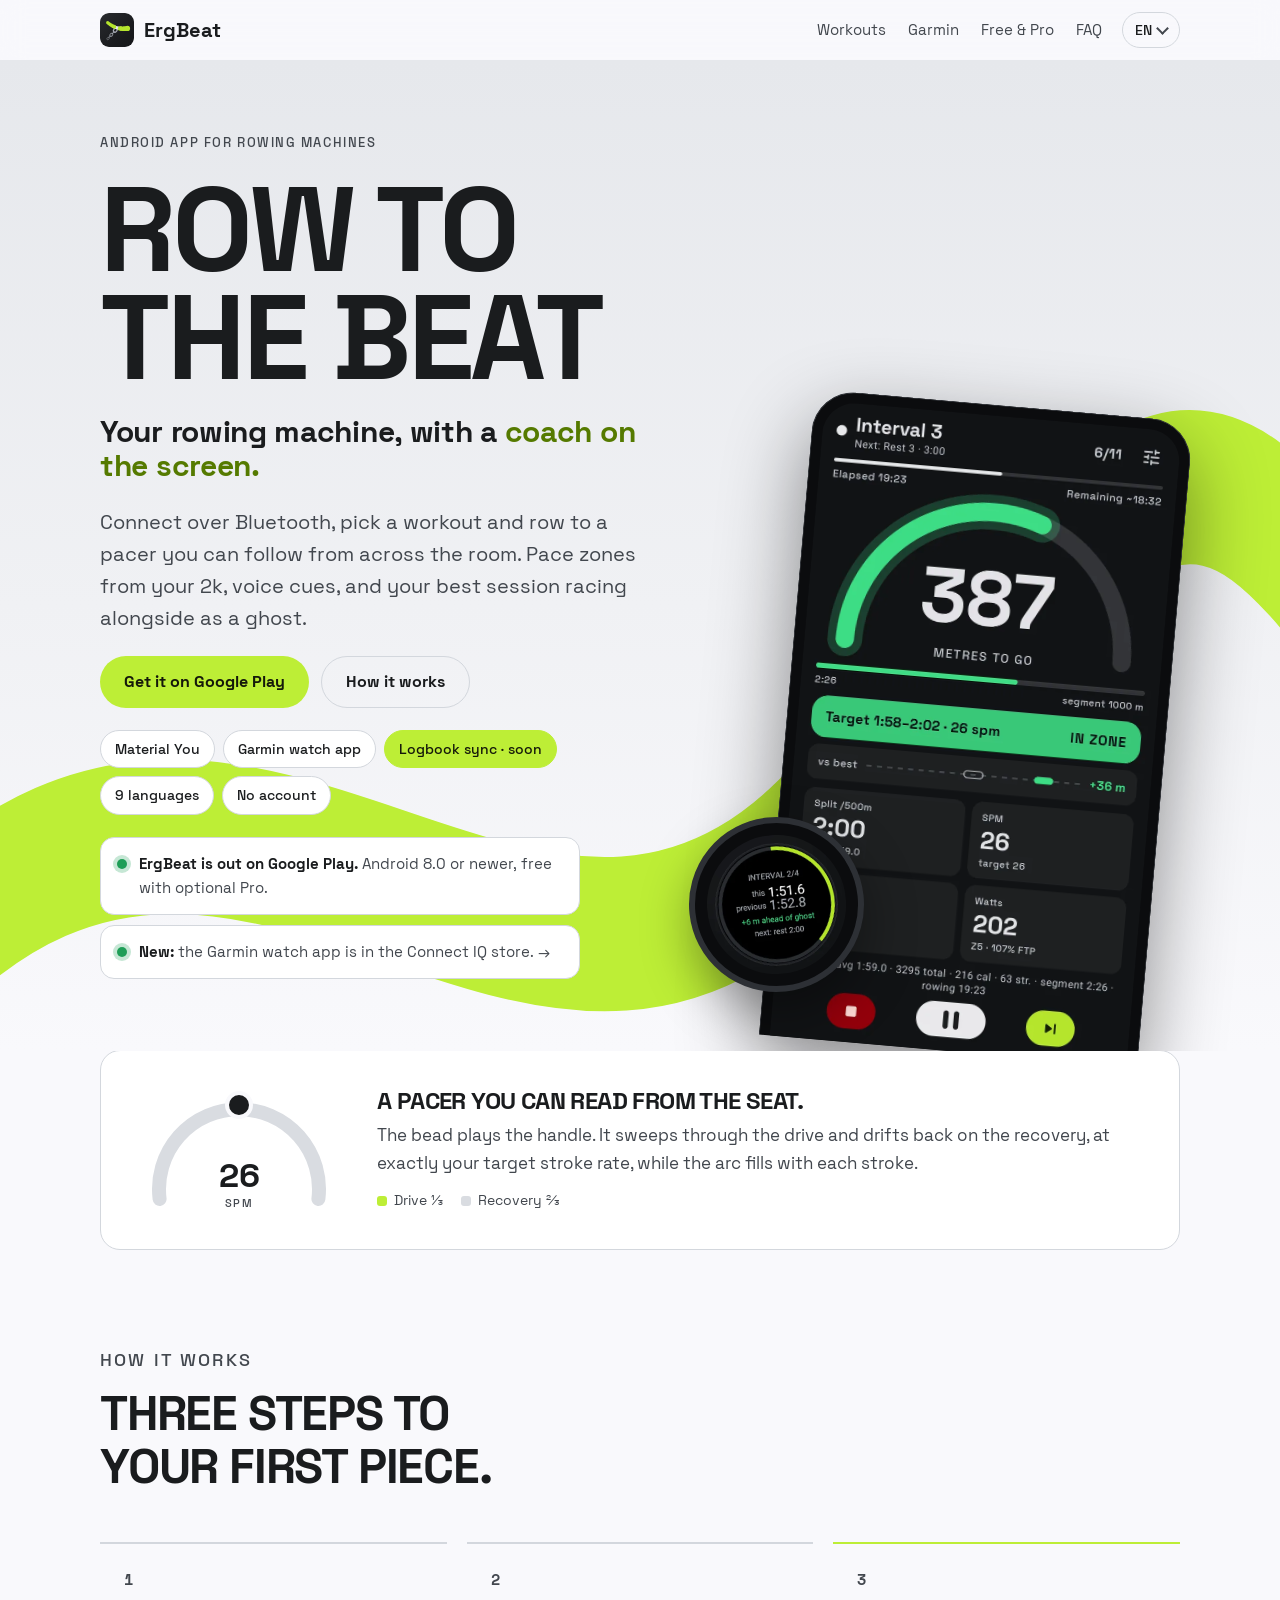
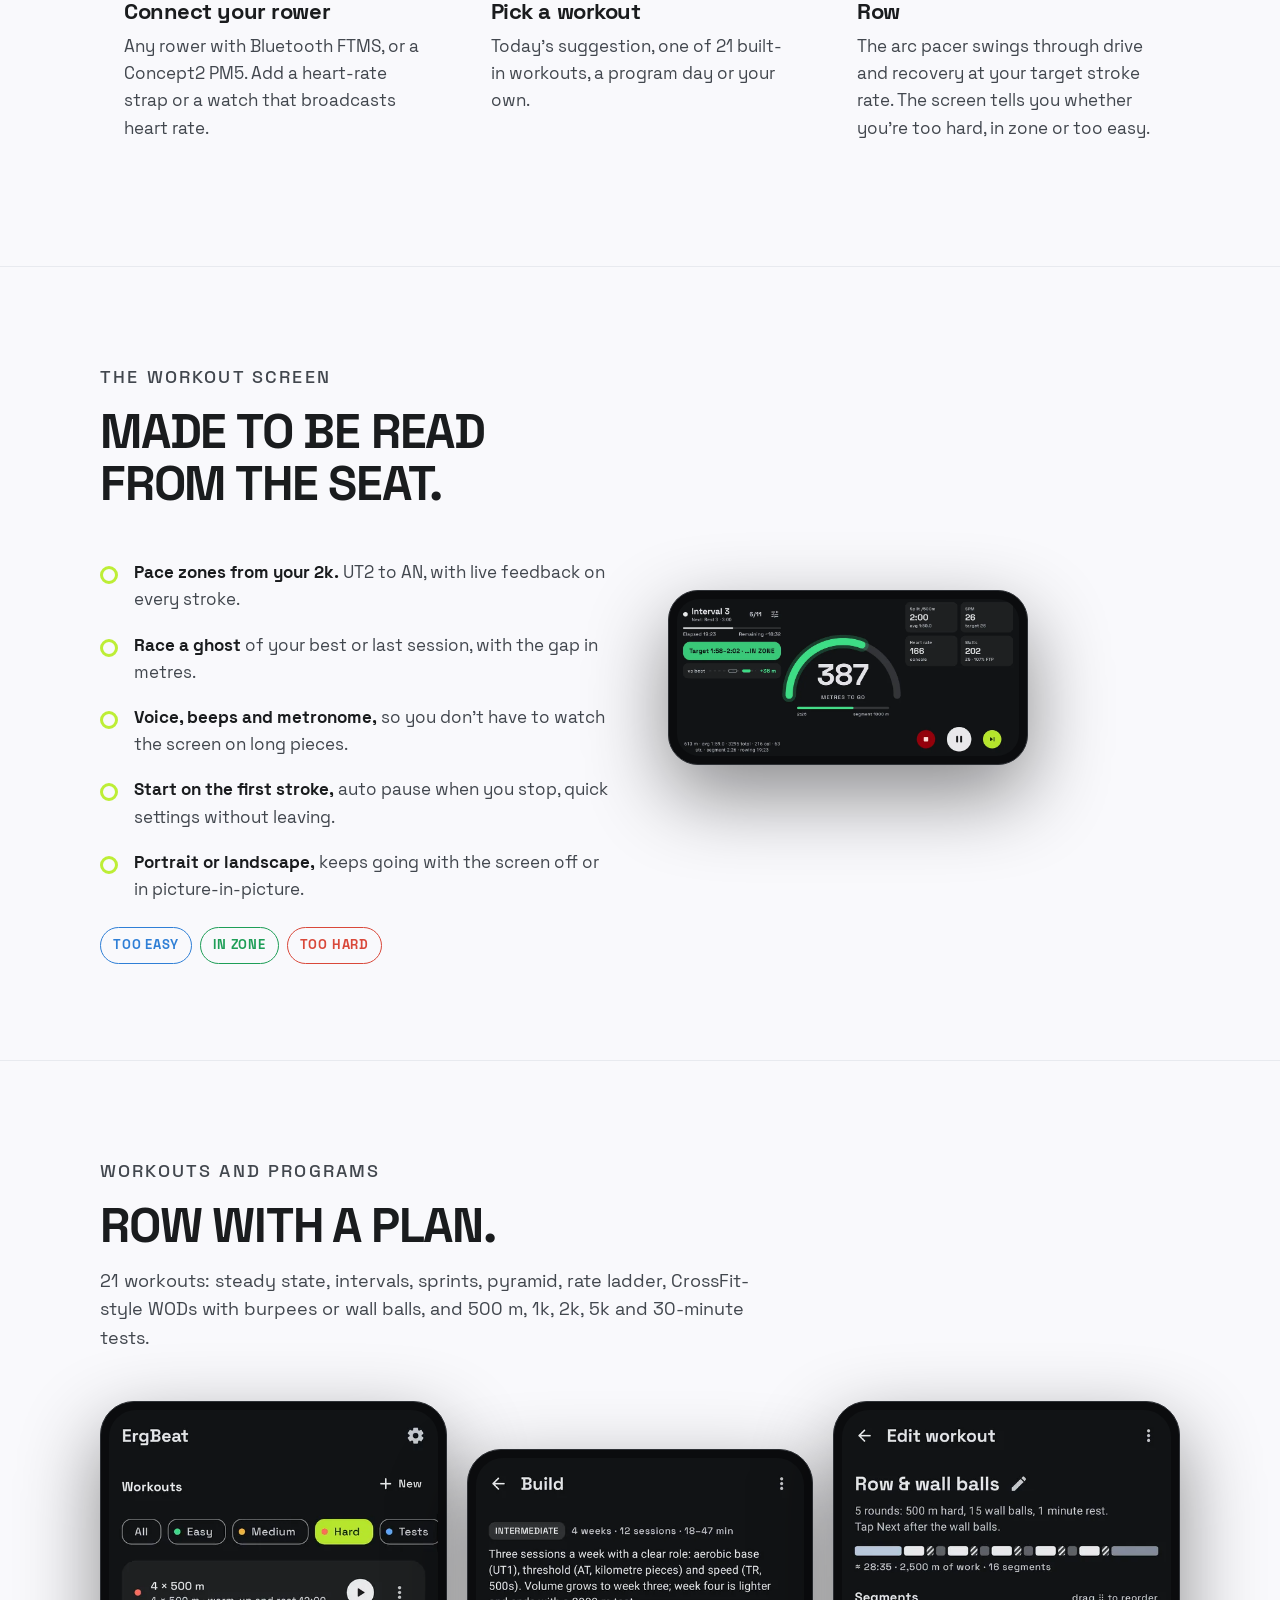
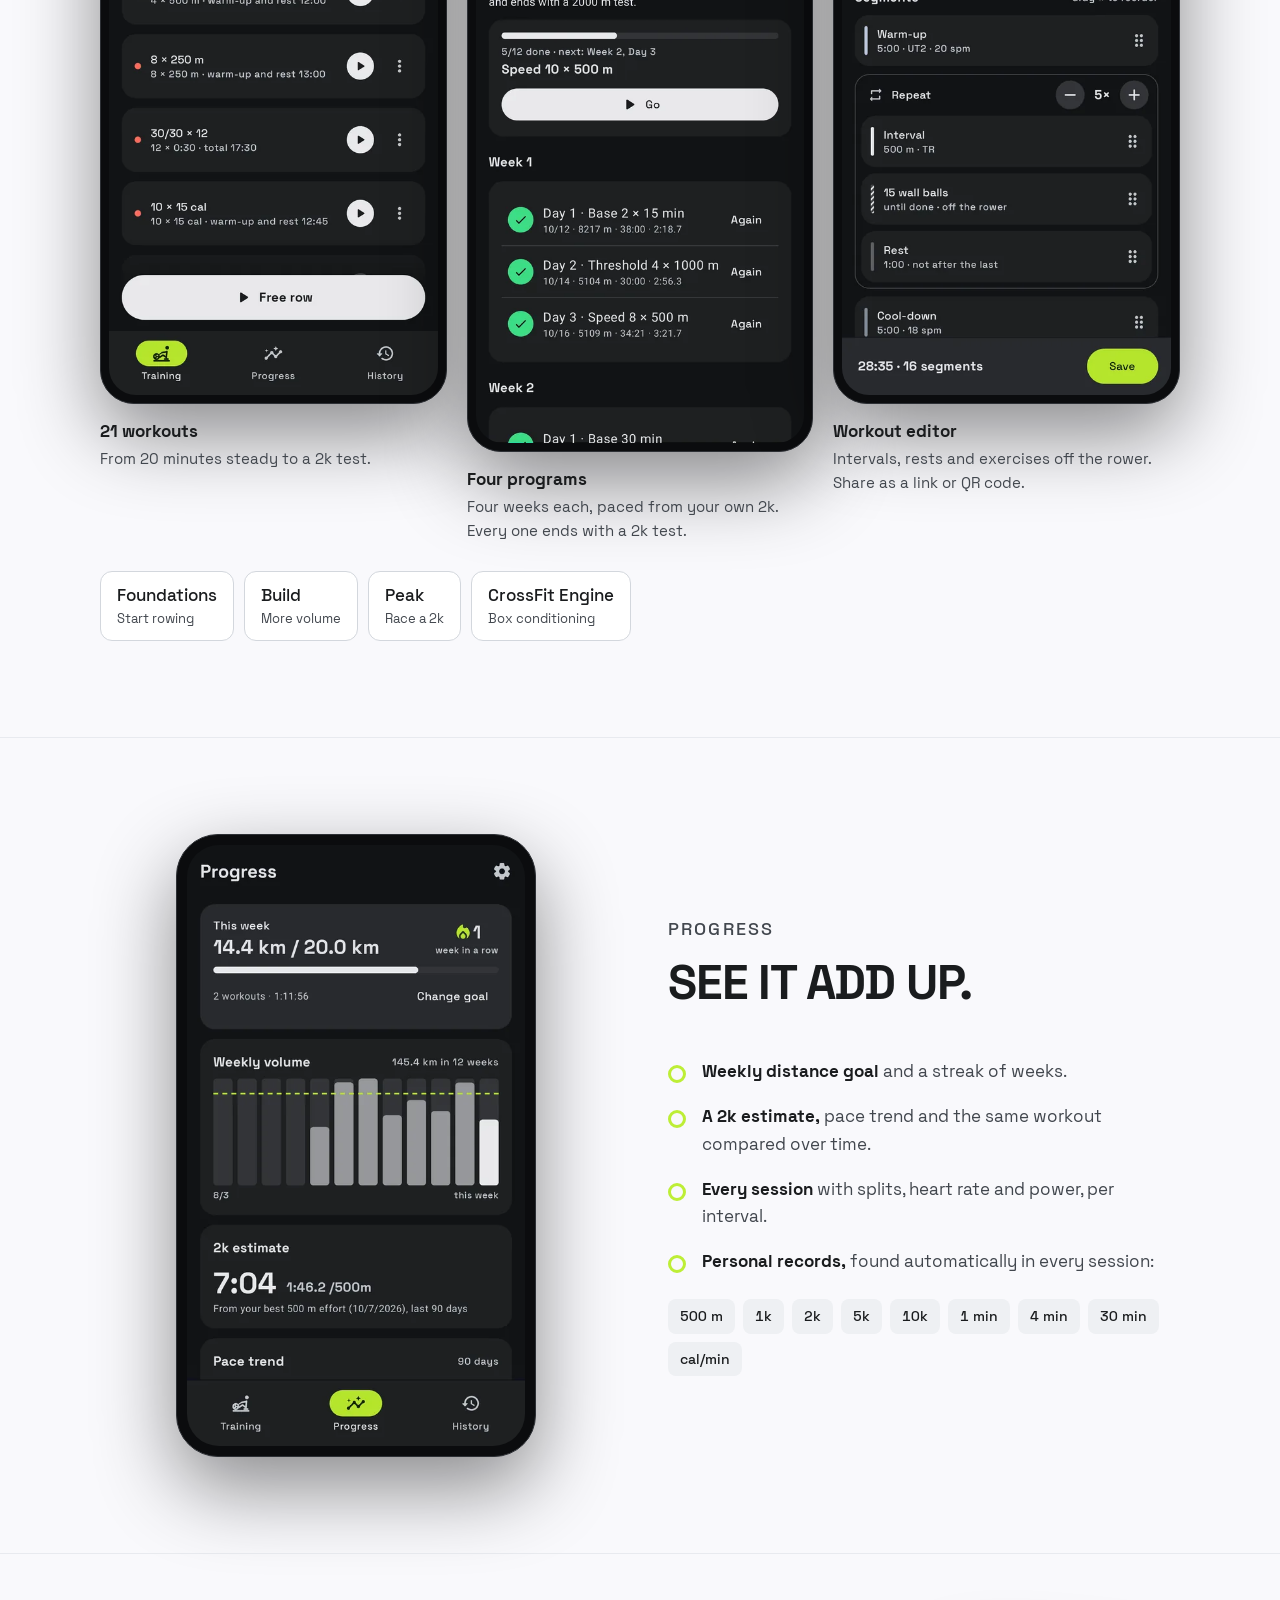
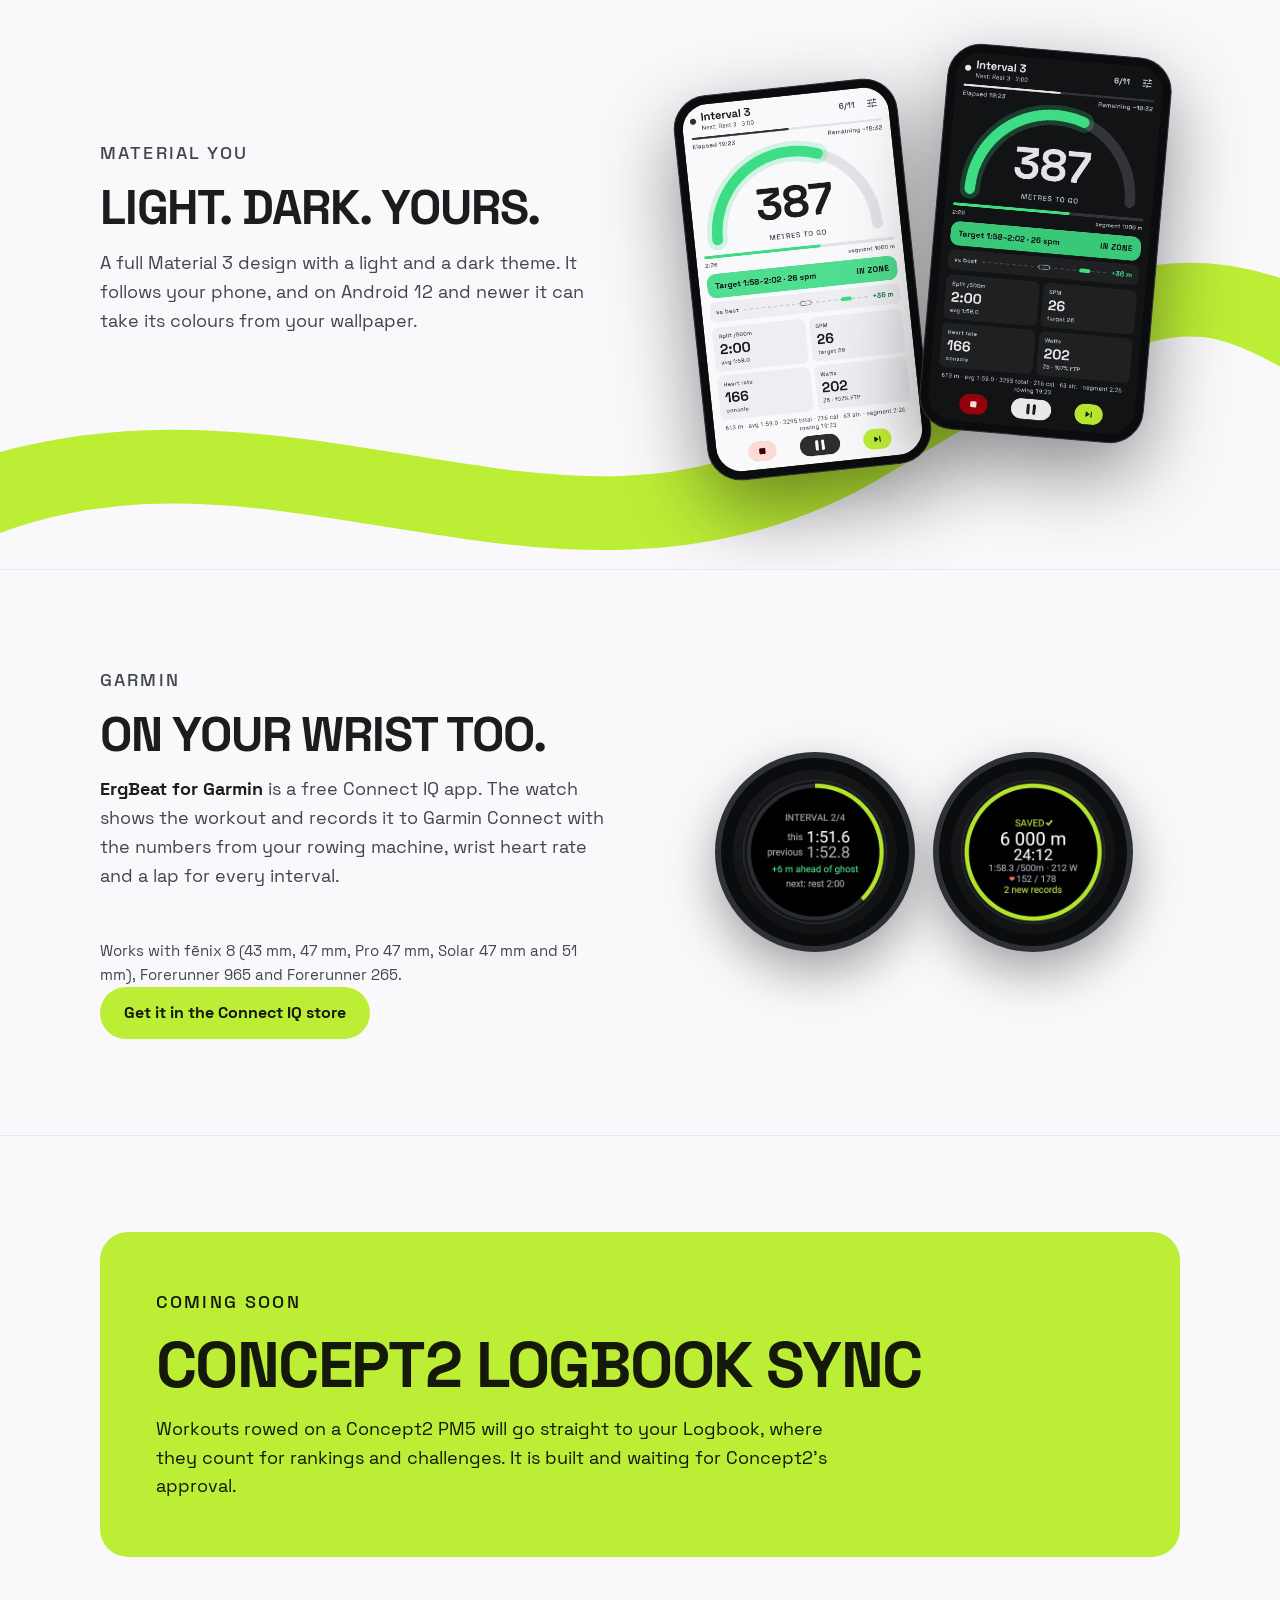
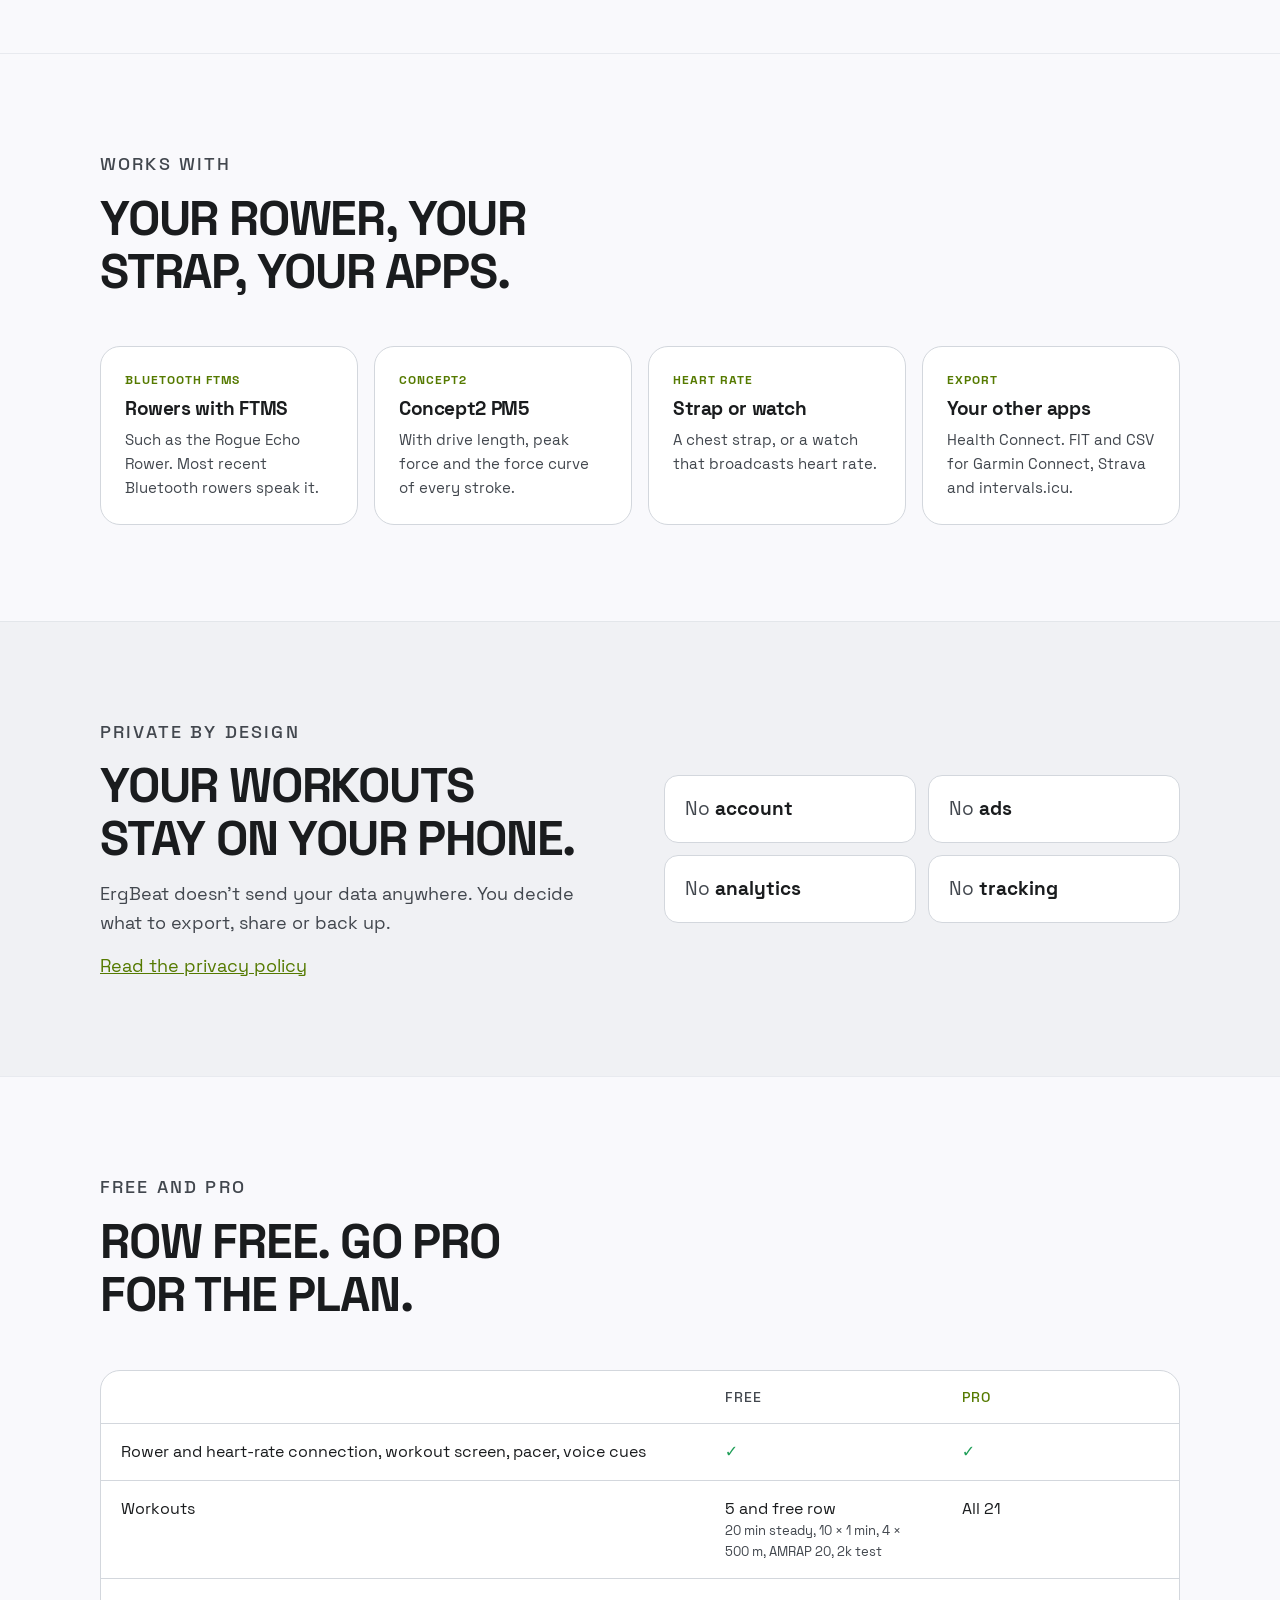
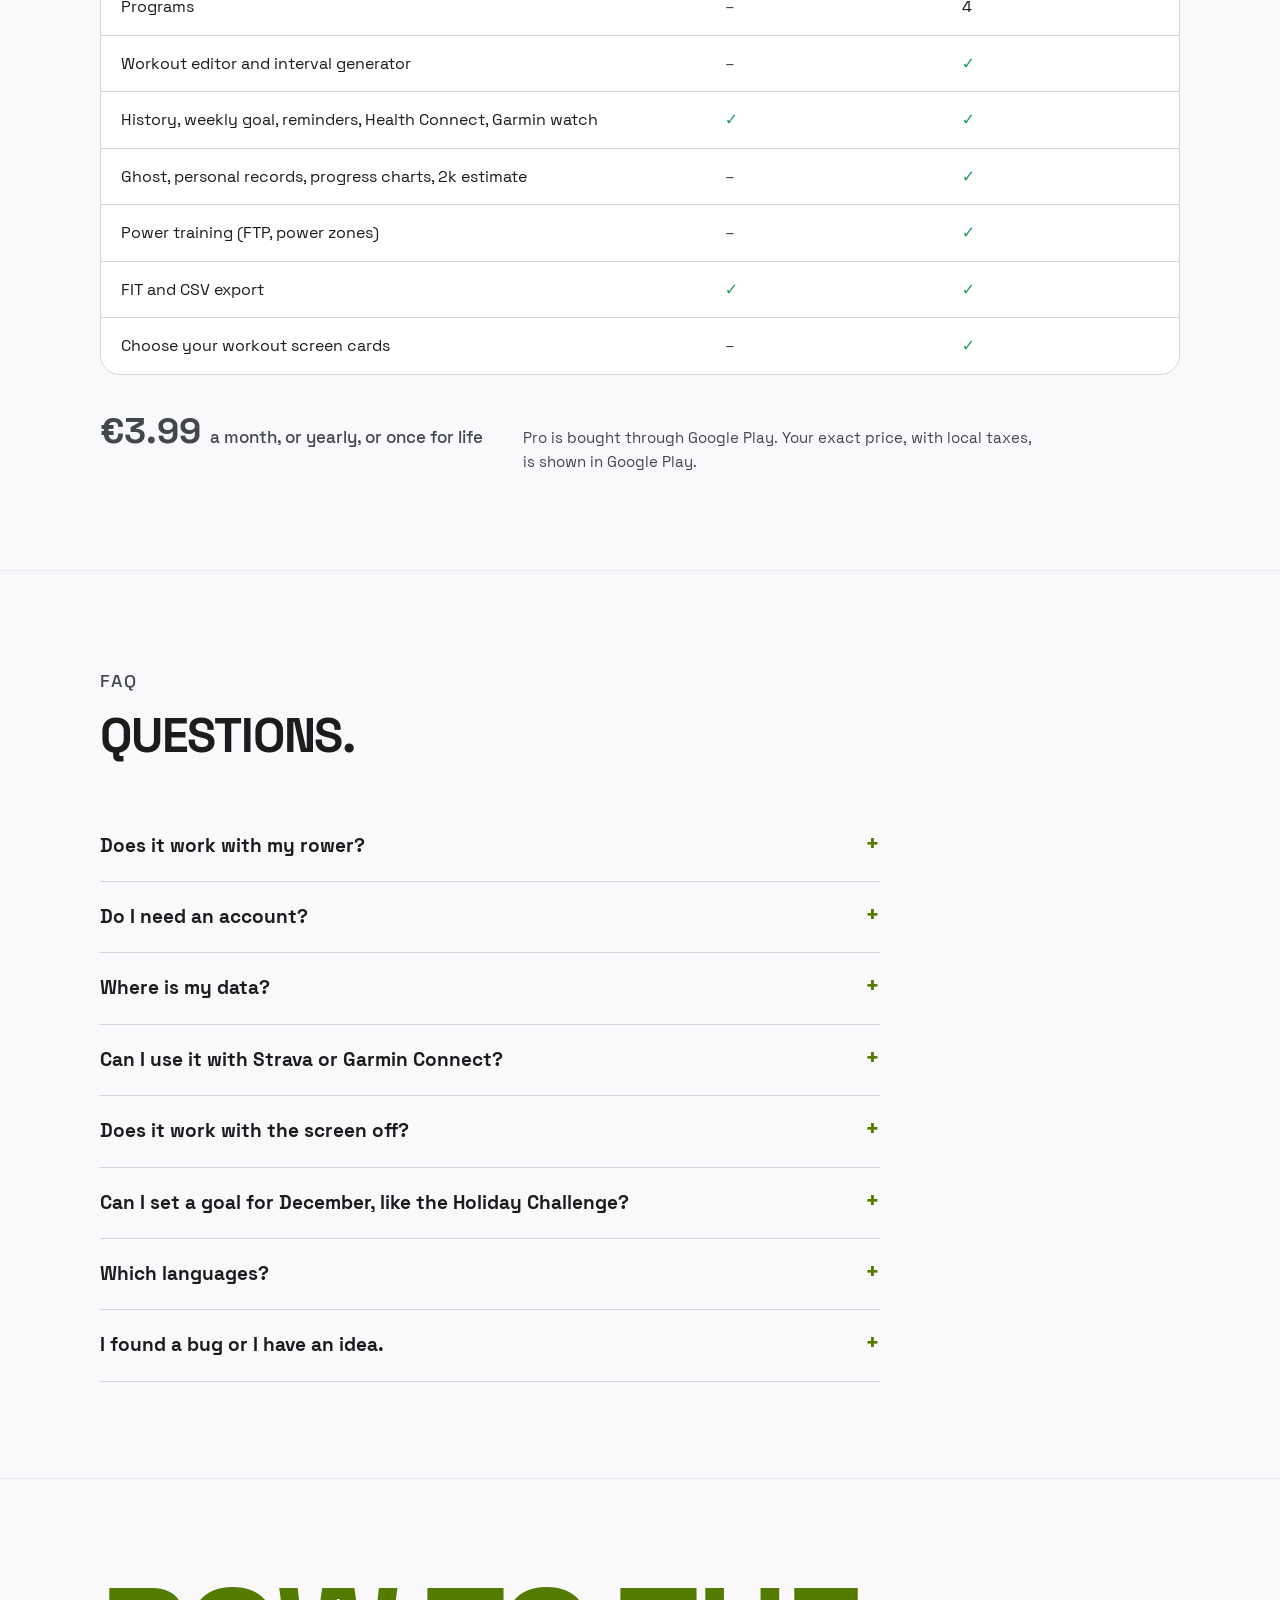
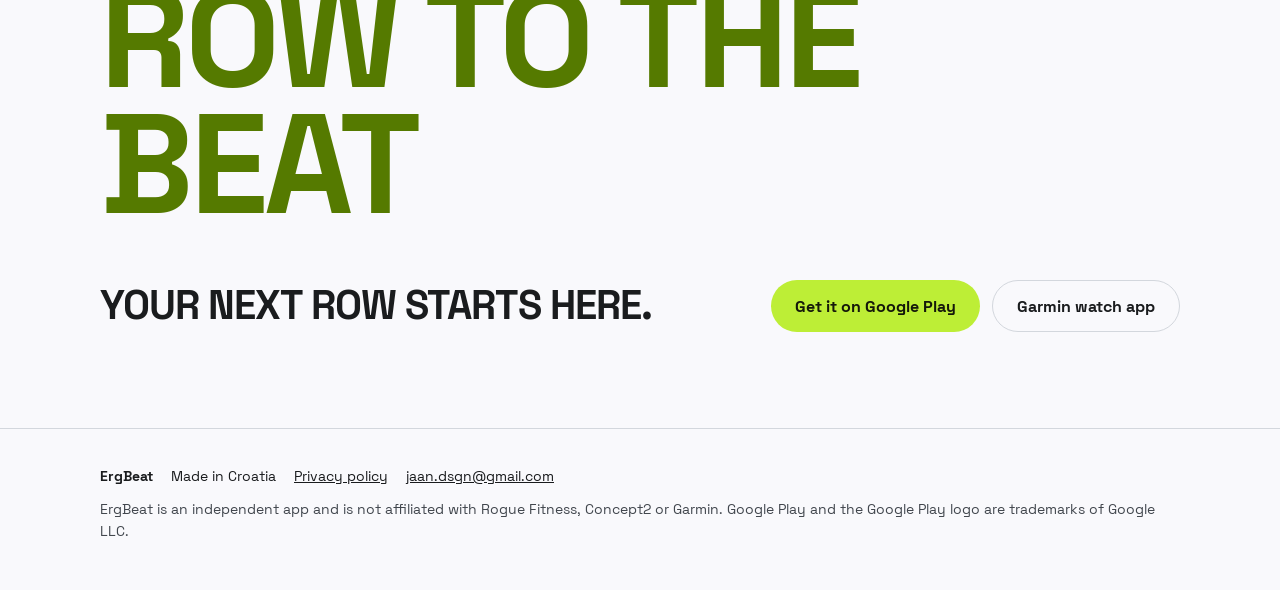
<file: index.html>
<!doctype html>
<html lang="en">
<head>
<meta charset="utf-8">
<meta name="viewport" content="width=device-width, initial-scale=1, viewport-fit=cover">
<!-- Generated by tools/site/build.py from tools/site/i18n/en.json. Edit those, not this file. -->
<title>ErgBeat – rowing machine workouts with a stroke pacer</title>
<meta name="description" content="Row with a plan on your Concept2 PM5 or Bluetooth rower: a stroke pacer you can see from across the room, 21 workouts, programs, records and a Garmin watch app. No account, no ads.">
<meta name="theme-color" content="#121316">
<link rel="canonical" href="https://ergbeat.com/">
<link rel="alternate" hreflang="en" href="https://ergbeat.com/">
<link rel="alternate" hreflang="hr" href="https://ergbeat.com/hr/">
<link rel="alternate" hreflang="de" href="https://ergbeat.com/de/">
<link rel="alternate" hreflang="es" href="https://ergbeat.com/es/">
<link rel="alternate" hreflang="fr" href="https://ergbeat.com/fr/">
<link rel="alternate" hreflang="it" href="https://ergbeat.com/it/">
<link rel="alternate" hreflang="pt-BR" href="https://ergbeat.com/pt/">
<link rel="alternate" hreflang="pl" href="https://ergbeat.com/pl/">
<link rel="alternate" hreflang="nl" href="https://ergbeat.com/nl/">
<link rel="alternate" hreflang="x-default" href="https://ergbeat.com/">
<meta property="og:type" content="website">
<meta property="og:title" content="ErgBeat – rowing machine workouts with a stroke pacer">
<meta property="og:description" content="Row with a plan on your Concept2 PM5 or Bluetooth rower: a stroke pacer you can see from across the room, 21 workouts, programs, records and a Garmin watch app. No account, no ads.">
<meta property="og:url" content="https://ergbeat.com/">
<meta property="og:image" content="https://ergbeat.com/assets/img/og-en.png">
<meta property="og:locale" content="en_US">
<link rel="icon" href="assets/img/icon-square.svg" type="image/svg+xml">
<link rel="apple-touch-icon" href="icon.png">
<link rel="preload" href="assets/fonts/space-grotesk-bold.woff2" as="font" type="font/woff2" crossorigin>
<link rel="stylesheet" href="assets/site.css">
</head>
<body>

<a class="sr" href="#how">Skip to content</a>
<header class="top">
  <div class="wrap">
    <a class="brand" href=""><img src="assets/img/icon-rounded.svg" alt="" width="34" height="34">ErgBeat</a>
    <nav aria-label="Sections">
      <a href="#workouts">Workouts</a>
      <a href="#garmin">Garmin</a>
      <a href="#pro">Free &amp; Pro</a>
      <a href="#faq">FAQ</a>
    </nav>
    <details class="langs">
      <summary aria-label="Language: English">EN</summary>
      <ul>
        <li><a href="" hreflang="en" lang="en" aria-current="page">English<small>EN</small></a></li>
        <li><a href="hr/" hreflang="hr" lang="hr">Hrvatski<small>HR</small></a></li>
        <li><a href="de/" hreflang="de" lang="de">Deutsch<small>DE</small></a></li>
        <li><a href="es/" hreflang="es" lang="es">Español<small>ES</small></a></li>
        <li><a href="fr/" hreflang="fr" lang="fr">Français<small>FR</small></a></li>
        <li><a href="it/" hreflang="it" lang="it">Italiano<small>IT</small></a></li>
        <li><a href="pt/" hreflang="pt-BR" lang="pt-BR">Português (Brasil)<small>PT</small></a></li>
        <li><a href="pl/" hreflang="pl" lang="pl">Polski<small>PL</small></a></li>
        <li><a href="nl/" hreflang="nl" lang="nl">Nederlands<small>NL</small></a></li>
        
      </ul>
    </details>
  </div>
</header>

<main>
<div class="hero">
  <svg class="ribbon" aria-hidden="true" viewBox="0 0 1440 600" preserveAspectRatio="none"><path d="M-80 520 C 300 260, 620 700, 960 400 S 1360 120, 1520 260"/></svg>
  <div class="wrap">
    <div class="hero-copy">
      <p class="label">Android app for rowing machines</p>
      <h1>Row to the beat</h1>
      <p class="hero-sub">Your rowing machine, with a <em>coach on the screen.</em></p>
      <p class="lede">Connect over Bluetooth, pick a workout and row to a pacer you can follow from across the room. Pace zones from your 2k, voice cues, and your best session racing alongside as a ghost.</p>
      <div class="cta">
        <a class="btn btn-volt" href="https://play.google.com/store/apps/details?id=com.kriative.ergbeat">Get it on Google Play</a>
        <a class="btn btn-ghost" href="#how">How it works</a>
      </div>
      <ul class="chips">
        <li>Material You</li><li>Garmin watch app</li><li class="soon">Logbook sync · soon</li><li>9 languages</li><li>No account</li>
      </ul>
      <div class="notes">
        <div class="tester"><span class="dot" aria-hidden="true"></span><p><b>ErgBeat is out on Google Play.</b> Android 8.0 or newer, free with optional Pro.</p></div>
        <a class="tester tester-link" href="https://apps.garmin.com/en-US/apps/ac5a308d-259f-4e7f-b3a2-029785e9e4a5"><span class="dot" aria-hidden="true"></span><p><b>New:</b> the Garmin watch app is in the Connect IQ store. <span aria-hidden="true">→</span></p></a>
      </div>
    </div>
    <div class="hero-visual">
      <div class="phone"><img src="assets/img/live-en.webp" width="720" height="1281" alt="ErgBeat workout screen: interval 3 of a 5 × 1000 m workout, 387 metres to go, in zone, 36 metres ahead of the ghost." fetchpriority="high"></div>
      <div class="watch hero-watch"><img src="assets/img/watch-interval.webp" width="360" height="360" alt="Watch screen during an interval: split this interval and the previous one, metres ahead of the ghost."></div>
    </div>
  </div>
</div>

<div class="wrap">
  <div class="pacer">
    <svg viewBox="0 0 220 150" role="img" aria-label="The arc pacer at 26 strokes per minute: a bead swings through the drive and returns slowly on the recovery.">
      <path class="arc-track" d="M 30.6 124 A 80 80 0 1 1 189.4 124" pathLength="300"/>
      <path class="arc-fill" d="M 30.6 124 A 80 80 0 1 1 189.4 124" pathLength="300"/>
      <g class="swing"><circle class="bead" cx="110" cy="30" r="12"/></g>
      <text class="spm num" x="110" y="112" text-anchor="middle">26</text>
      <text class="spm-l" x="110" y="132" text-anchor="middle">SPM</text>
    </svg>
    <div>
      <h2>A pacer you can read from the seat.</h2>
      <p>The bead plays the handle. It sweeps through the drive and drifts back on the recovery, at exactly your target stroke rate, while the arc fills with each stroke.</p>
      <div class="phase"><span>Drive ⅓</span><span>Recovery ⅔</span></div>
    </div>
  </div>
</div>

<section id="how">
  <div class="wrap">
    <div class="head"><p class="label">How it works</p><h2>Three steps to your first piece.</h2></div>
    <ol class="steps">
      <li><h3>Connect your rower</h3><p>Any rower with Bluetooth FTMS, or a Concept2 PM5. Add a heart-rate strap or a watch that broadcasts heart rate.</p></li>
      <li><h3>Pick a workout</h3><p>Today's suggestion, one of 21 built-in workouts, a program day or your own.</p></li>
      <li><h3>Row</h3><p>The arc pacer swings through drive and recovery at your target stroke rate. The screen tells you whether you're too hard, in zone or too easy.</p></li>
      
    </ol>
  </div>
</section>

<section id="screen">
  <div class="wrap split">
    <div>
      <div class="head"><p class="label">The workout screen</p><h2>Made to be read from the seat.</h2></div>
      <ul class="feats">
        <li><p><b>Pace zones from your 2k.</b> <span>UT2 to AN, with live feedback on every stroke.</span></p></li>
        <li><p><b>Race a ghost</b> <span>of your best or last session, with the gap in metres.</span></p></li>
        <li><p><b>Voice, beeps and metronome,</b> <span>so you don't have to watch the screen on long pieces.</span></p></li>
        <li><p><b>Start on the first stroke,</b> <span>auto pause when you stop, quick settings without leaving.</span></p></li>
        <li><p><b>Portrait or landscape,</b> <span>keeps going with the screen off or in picture-in-picture.</span></p></li>
        
      </ul>
      <div class="zones" aria-label="Live zone feedback"><span class="chip e">Too easy</span><span class="chip z">In zone</span><span class="chip h">Too hard</span></div>
    </div>
    <div class="media col">
      <div class="landscape"><div class="phone"><img src="assets/img/landscape-en.webp" width="1100" height="507" alt="The workout screen in landscape: arc pacer on the left, metric cards on the right." loading="lazy"></div></div>
    </div>
  </div>
</section>

<section id="workouts">
  <div class="wrap">
    <div class="head"><p class="label">Workouts and programs</p><h2>Row with a plan.</h2>
      <p>21 workouts: steady state, intervals, sprints, pyramid, rate ladder, CrossFit-style WODs with burpees or wall balls, and 500 m, 1k, 2k, 5k and 30-minute tests.</p></div>
    <div class="trio">
      <figure><div class="phone"><img src="assets/img/workouts-en.webp" width="520" height="925" alt="List of hard workouts: intervals, sprints and WODs." loading="lazy"></div><figcaption><b>21 workouts</b>From 20 minutes steady to a 2k test.</figcaption></figure>
      <figure><div class="phone"><img src="assets/img/program-en.webp" width="520" height="925" alt="The Build program: week 1 done, next day highlighted." loading="lazy"></div><figcaption><b>Four programs</b>Four weeks each, paced from your own 2k. Every one ends with a 2k test.</figcaption></figure>
      <figure><div class="phone"><img src="assets/img/editor-en.webp" width="520" height="925" alt="Workout editor with rowing intervals and wall balls." loading="lazy"></div><figcaption><b>Workout editor</b>Intervals, rests and exercises off the rower. Share as a link or QR code.</figcaption></figure>
      
    </div>
    <ul class="programs">
      <li>Foundations<small>Start rowing</small></li>
      <li>Build<small>More volume</small></li>
      <li>Peak<small>Race a 2k</small></li>
      <li>CrossFit Engine<small>Box conditioning</small></li>
      
    </ul>
  </div>
</section>

<section id="progress">
  <div class="wrap split rev">
    <div>
      <div class="head"><p class="label">Progress</p><h2>See it add up.</h2></div>
      <ul class="feats">
        <li><p><b>Weekly distance goal</b> <span>and a streak of weeks.</span></p></li>
        <li><p><b>A 2k estimate,</b> <span>pace trend and the same workout compared over time.</span></p></li>
        <li><p><b>Every session</b> <span>with splits, heart rate and power, per interval.</span></p></li>
        <li><p><b>Personal records,</b> <span>found automatically in every session:</span></p></li>
        
      </ul>
      <div class="records num" aria-label="Record distances and times"><span>500 m</span><span>1k</span><span>2k</span><span>5k</span><span>10k</span><span>1 min</span><span>4 min</span><span>30 min</span><span>cal/min</span></div>
    </div>
    <div class="media"><div class="phone"><img src="assets/img/progress-en.webp" width="520" height="925" alt="Progress screen: weekly goal, weekly volume and a 2k estimate." loading="lazy"></div></div>
  </div>
</section>

<section id="themes" class="band">
  <svg class="ribbon" aria-hidden="true" viewBox="0 0 1440 600" preserveAspectRatio="none"><path d="M-80 520 C 300 260, 620 700, 960 400 S 1360 120, 1520 260"/></svg>
  <div class="wrap split">
    <div>
      <div class="head"><p class="label">Material You</p><h2>Light. Dark. Yours.</h2>
        <p>A full Material 3 design with a light and a dark theme. It follows your phone, and on Android 12 and newer it can take its colours from your wallpaper.</p></div>
    </div>
    <div class="pair">
      <div class="phone"><img src="assets/img/live-light.webp" width="720" height="1281" alt="Live workout screen in the light theme" loading="lazy"></div>
      <div class="phone"><img src="assets/img/live-dark.webp" width="720" height="1281" alt="Live workout screen in the dark theme" loading="lazy"></div>
    </div>
  </div>
</section>

<section id="garmin">
  <div class="wrap split">
    <div>
      <div class="head"><p class="label">Garmin</p><h2>On your wrist too.</h2>
        <p><b>ErgBeat for Garmin</b> is a free Connect IQ app. The watch shows the workout and records it to Garmin Connect with the numbers from your rowing machine, wrist heart rate and a lap for every interval.</p></div>
      <p class="models">Works with fēnix 8 (43 mm, 47 mm, Pro 47 mm, Solar 47 mm and 51 mm), Forerunner 965 and Forerunner 265.</p>
      <p><a class="btn btn-volt" href="https://apps.garmin.com/en-US/apps/ac5a308d-259f-4e7f-b3a2-029785e9e4a5">Get it in the Connect IQ store</a></p>
    </div>
    <div class="watches">
      <div class="watch"><img src="assets/img/watch-interval.webp" width="360" height="360" alt="Watch screen during an interval: split this interval and the previous one, metres ahead of the ghost." loading="lazy"></div>
      <div class="watch"><img src="assets/img/watch-summary.webp" width="360" height="360" alt="Watch summary screen after the workout." loading="lazy"></div>
    </div>
  </div>
</section>

<section id="logbook">
  <div class="wrap">
    <div class="sooncard">
      <p class="label">Coming soon</p>
      <h2>Concept2 Logbook sync</h2>
      <p>Workouts rowed on a Concept2 PM5 will go straight to your Logbook, where they count for rankings and challenges. It is built and waiting for Concept2’s approval.</p>
    </div>
  </div>
</section>

<section id="devices">
  <div class="wrap">
    <div class="head"><p class="label">Works with</p><h2>Your rower, your strap, your apps.</h2></div>
    <div class="devices">
      <div class="device"><span class="tag">Bluetooth FTMS</span><h3>Rowers with FTMS</h3><p>Such as the Rogue Echo Rower. Most recent Bluetooth rowers speak it.</p></div>
      <div class="device"><span class="tag">Concept2</span><h3>Concept2 PM5</h3><p>With drive length, peak force and the force curve of every stroke.</p></div>
      <div class="device"><span class="tag">Heart rate</span><h3>Strap or watch</h3><p>A chest strap, or a watch that broadcasts heart rate.</p></div>
      <div class="device"><span class="tag">Export</span><h3>Your other apps</h3><p>Health Connect. FIT and CSV for Garmin Connect, Strava and intervals.icu.</p></div>
      
    </div>
  </div>
</section>

<section class="privacy" id="privacy">
  <div class="wrap">
    <div class="head" style="margin-bottom:0"><p class="label">Private by design</p><h2>Your workouts stay on your phone.</h2>
      <p>ErgBeat doesn't send your data anywhere. You decide what to export, share or back up.</p>
      <p><a href="privacy.html">Read the privacy policy</a></p></div>
    <ul class="nos"><li><span>No</span> account</li><li><span>No</span> ads</li><li><span>No</span> analytics</li><li><span>No</span> tracking</li></ul>
  </div>
</section>

<section id="pro">
  <div class="wrap">
    <div class="head"><p class="label">Free and Pro</p><h2>Row free. Go Pro for the plan.</h2></div>
    <div class="tablewrap">
      <table>
        <thead><tr><th scope="col"><span class="sr">Feature</span></th><th scope="col">Free</th><th scope="col" class="pro">Pro</th></tr></thead>
        <tbody>
          <tr><td>Rower and heart-rate connection, workout screen, pacer, voice cues</td><td class="y" aria-label="Included">✓</td><td class="y" aria-label="Included">✓</td></tr>
          <tr><td>Workouts</td><td>5 and free row<small>20 min steady, 10 × 1 min, 4 × 500 m, AMRAP 20, 2k test</small></td><td>All 21</td></tr>
          <tr><td>Programs</td><td class="n" aria-label="Not included">–</td><td>4</td></tr>
          <tr><td>Workout editor and interval generator</td><td class="n" aria-label="Not included">–</td><td class="y" aria-label="Included">✓</td></tr>
          <tr><td>History, weekly goal, reminders, Health Connect, Garmin watch</td><td class="y" aria-label="Included">✓</td><td class="y" aria-label="Included">✓</td></tr>
          <tr><td>Ghost, personal records, progress charts, 2k estimate</td><td class="n" aria-label="Not included">–</td><td class="y" aria-label="Included">✓</td></tr>
          <tr><td>Power training (FTP, power zones)</td><td class="n" aria-label="Not included">–</td><td class="y" aria-label="Included">✓</td></tr>
          <tr><td>FIT and CSV export</td><td class="y" aria-label="Included">✓</td><td class="y" aria-label="Included">✓</td></tr>
          <tr><td>Choose your workout screen cards</td><td class="n" aria-label="Not included">–</td><td class="y" aria-label="Included">✓</td></tr>
          
        </tbody>
      </table>
    </div>
    <div class="price">
      <p class="from num">€3.99 <small>a month, or yearly, or once for life</small></p>
      <p>Pro is bought through Google Play. Your exact price, with local taxes, is shown in Google Play.</p>
    </div>
  </div>
</section>

<section id="faq">
  <div class="wrap">
    <div class="head"><p class="label">FAQ</p><h2>Questions.</h2></div>
    <div class="faq">
      <details><summary>Does it work with my rower?</summary><p>If your rower or its console speaks Bluetooth FTMS (most recent Bluetooth rowers do), yes. The Concept2 PM5 is supported directly. Not sure? Install it and tap the Rower button: ErgBeat lists what it finds, and there's a demo rower to try everything without a machine.</p></details>
      <details><summary>Do I need an account?</summary><p>No. There's no account and no sign-in.</p></details>
      <details><summary>Where is my data?</summary><p>On your phone. You can back it up to a file you choose (for example on Google Drive) and export sessions as FIT or CSV.</p></details>
      <details><summary>Can I use it with Strava or Garmin Connect?</summary><p>Yes. The Garmin watch app records straight to Garmin Connect, and ErgBeat exports FIT files for Strava, Garmin Connect and intervals.icu.</p></details>
      <details><summary>Does it work with the screen off?</summary><p>Yes. The workout keeps running with the screen off, with a notification on the lock screen.</p></details>
      <details><summary>Can I set a goal for December, like the Holiday Challenge?</summary><p>Yes. Under Progress, set a goal for a period: metres and dates, for example 100,000 m from 26 November to 24 December. ErgBeat shows how much a day you still need and whether you're ahead of plan, and you can share your progress as an image. It works with any rower. The Concept2 Holiday Challenge itself counts metres in the Concept2 Logbook rowed on Concept2 machines.</p></details>
      <details><summary>Which languages?</summary><p>English, Croatian, German, Spanish, French, Italian, Portuguese, Polish and Dutch.</p></details>
      <details><summary>I found a bug or I have an idea.</summary><p>Use <i>Send feedback</i> in the app or write to <a href="mailto:jaan.dsgn@gmail.com">jaan.dsgn@gmail.com</a>.</p></details>
      
    </div>
  </div>
</section>

<section class="closing">
  <div class="wrap">
    <p class="shout" aria-hidden="true">Row to the beat</p>
    <h2>Your next row starts here.</h2>
    <div class="cta">
      <a class="btn btn-volt" href="https://play.google.com/store/apps/details?id=com.kriative.ergbeat">Get it on Google Play</a>
      <a class="btn btn-ghost" href="https://apps.garmin.com/en-US/apps/ac5a308d-259f-4e7f-b3a2-029785e9e4a5">Garmin watch app</a>
    </div>
  </div>
</section>
</main>

<footer>
  <div class="wrap">
    <div class="row"><b>ErgBeat</b><span>Made in Croatia</span><a href="privacy.html">Privacy policy</a><a href="mailto:jaan.dsgn@gmail.com">jaan.dsgn@gmail.com</a></div>
    <p>ErgBeat is an independent app and is not affiliated with Rogue Fitness, Concept2 or Garmin. Google Play and the Google Play logo are trademarks of Google LLC.</p>
  </div>
</footer>
</body>
</html>
</file>
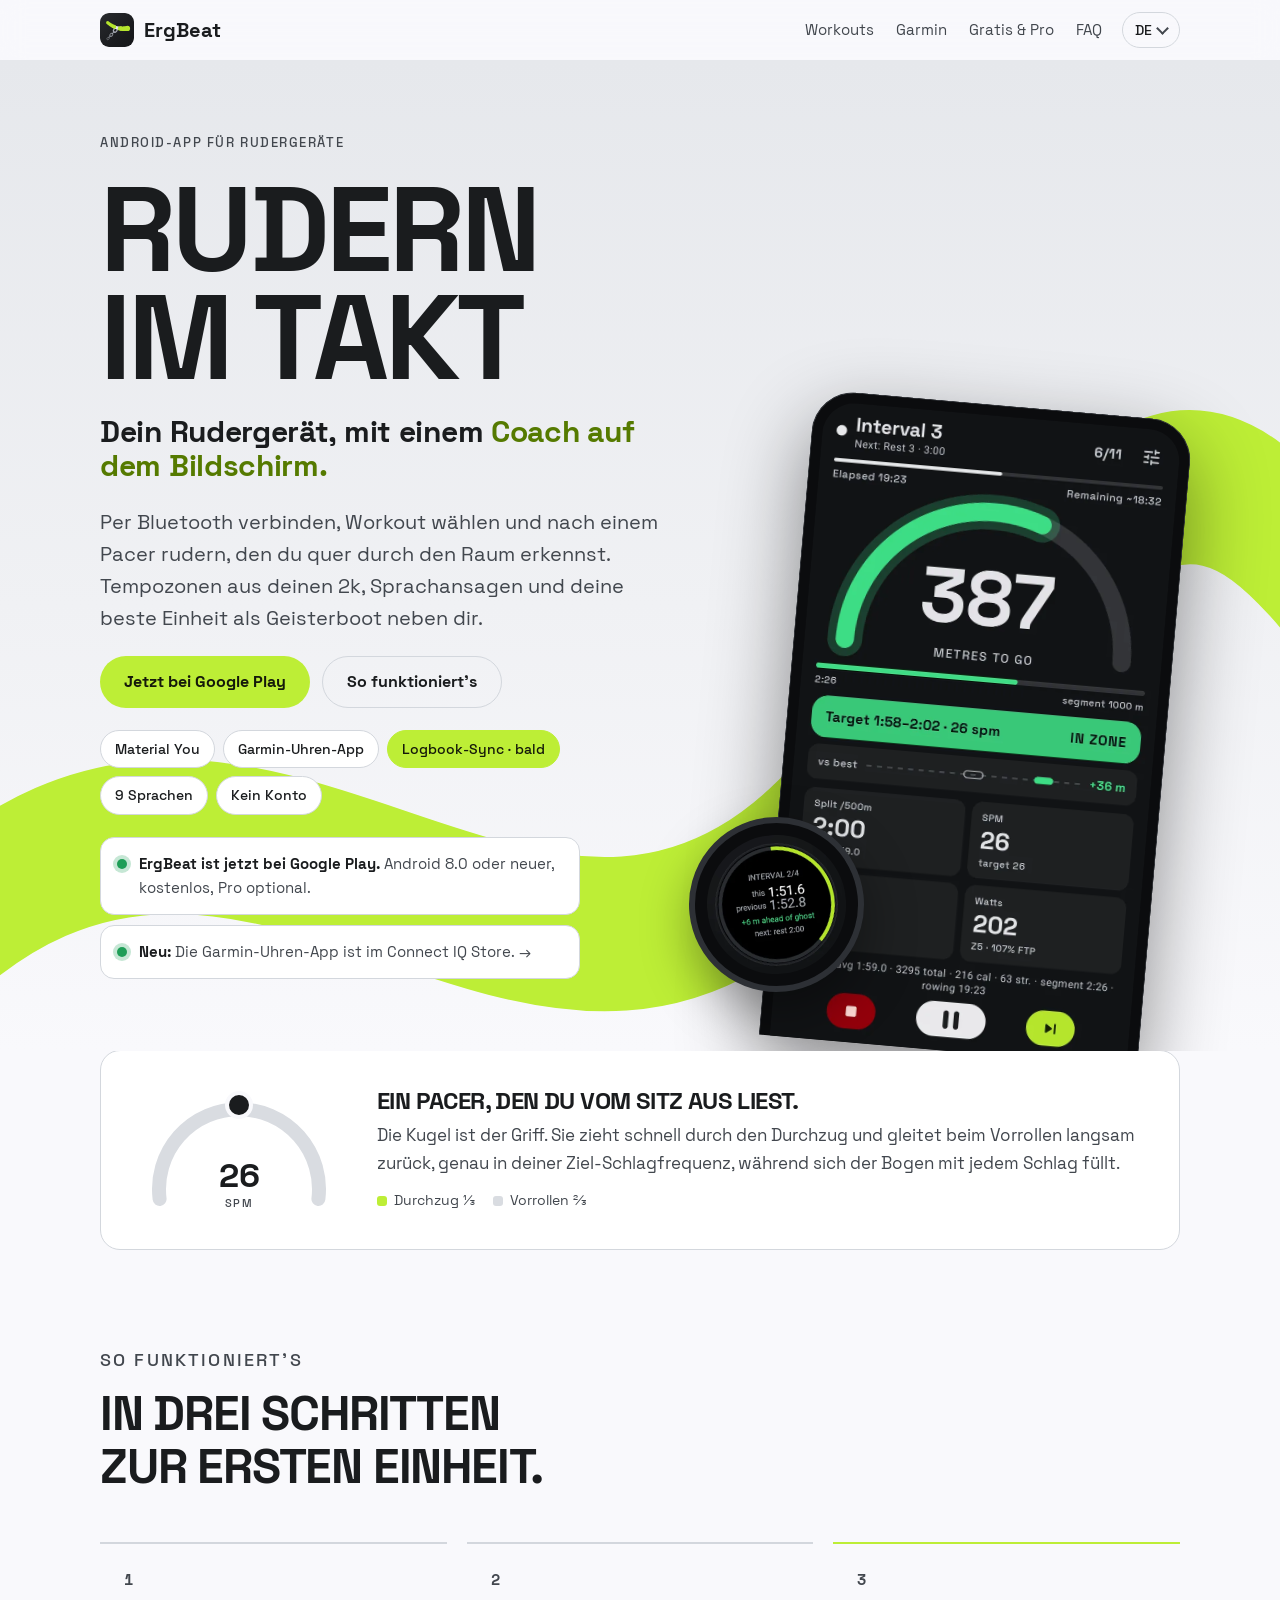
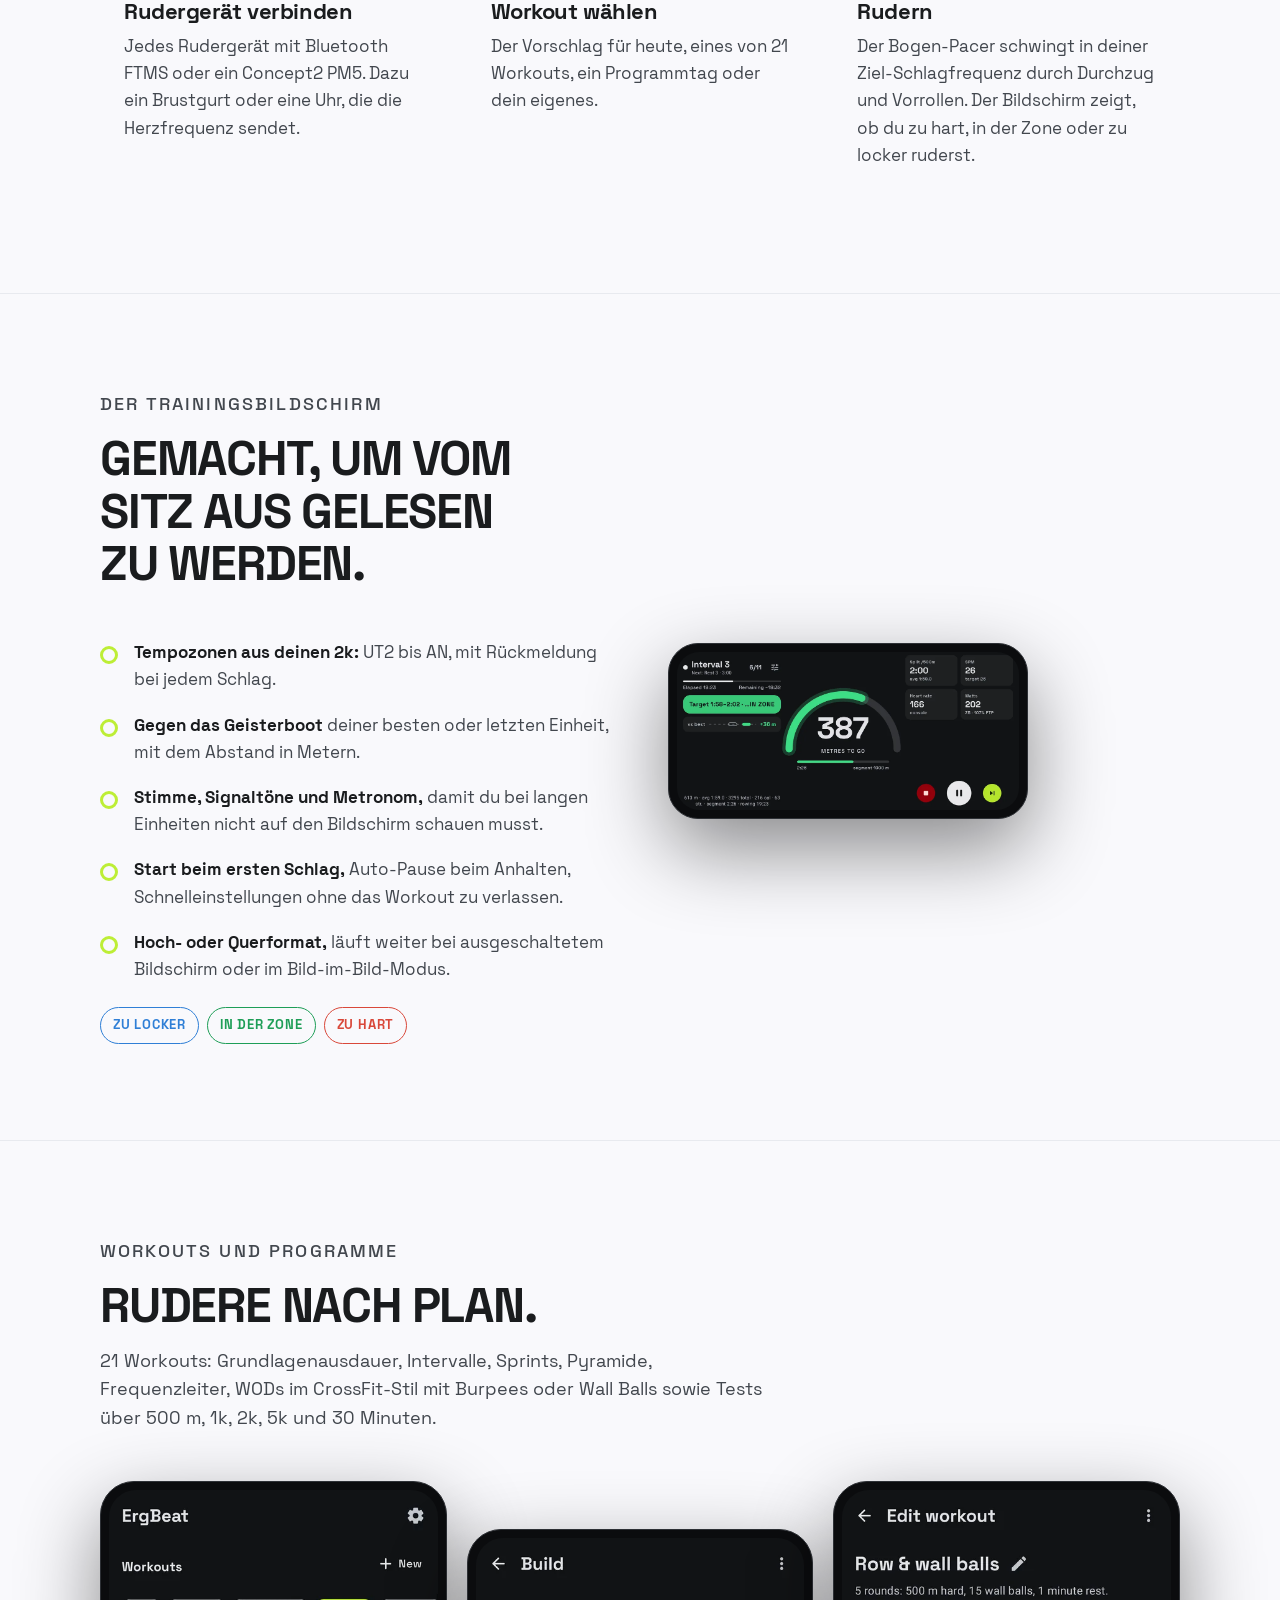
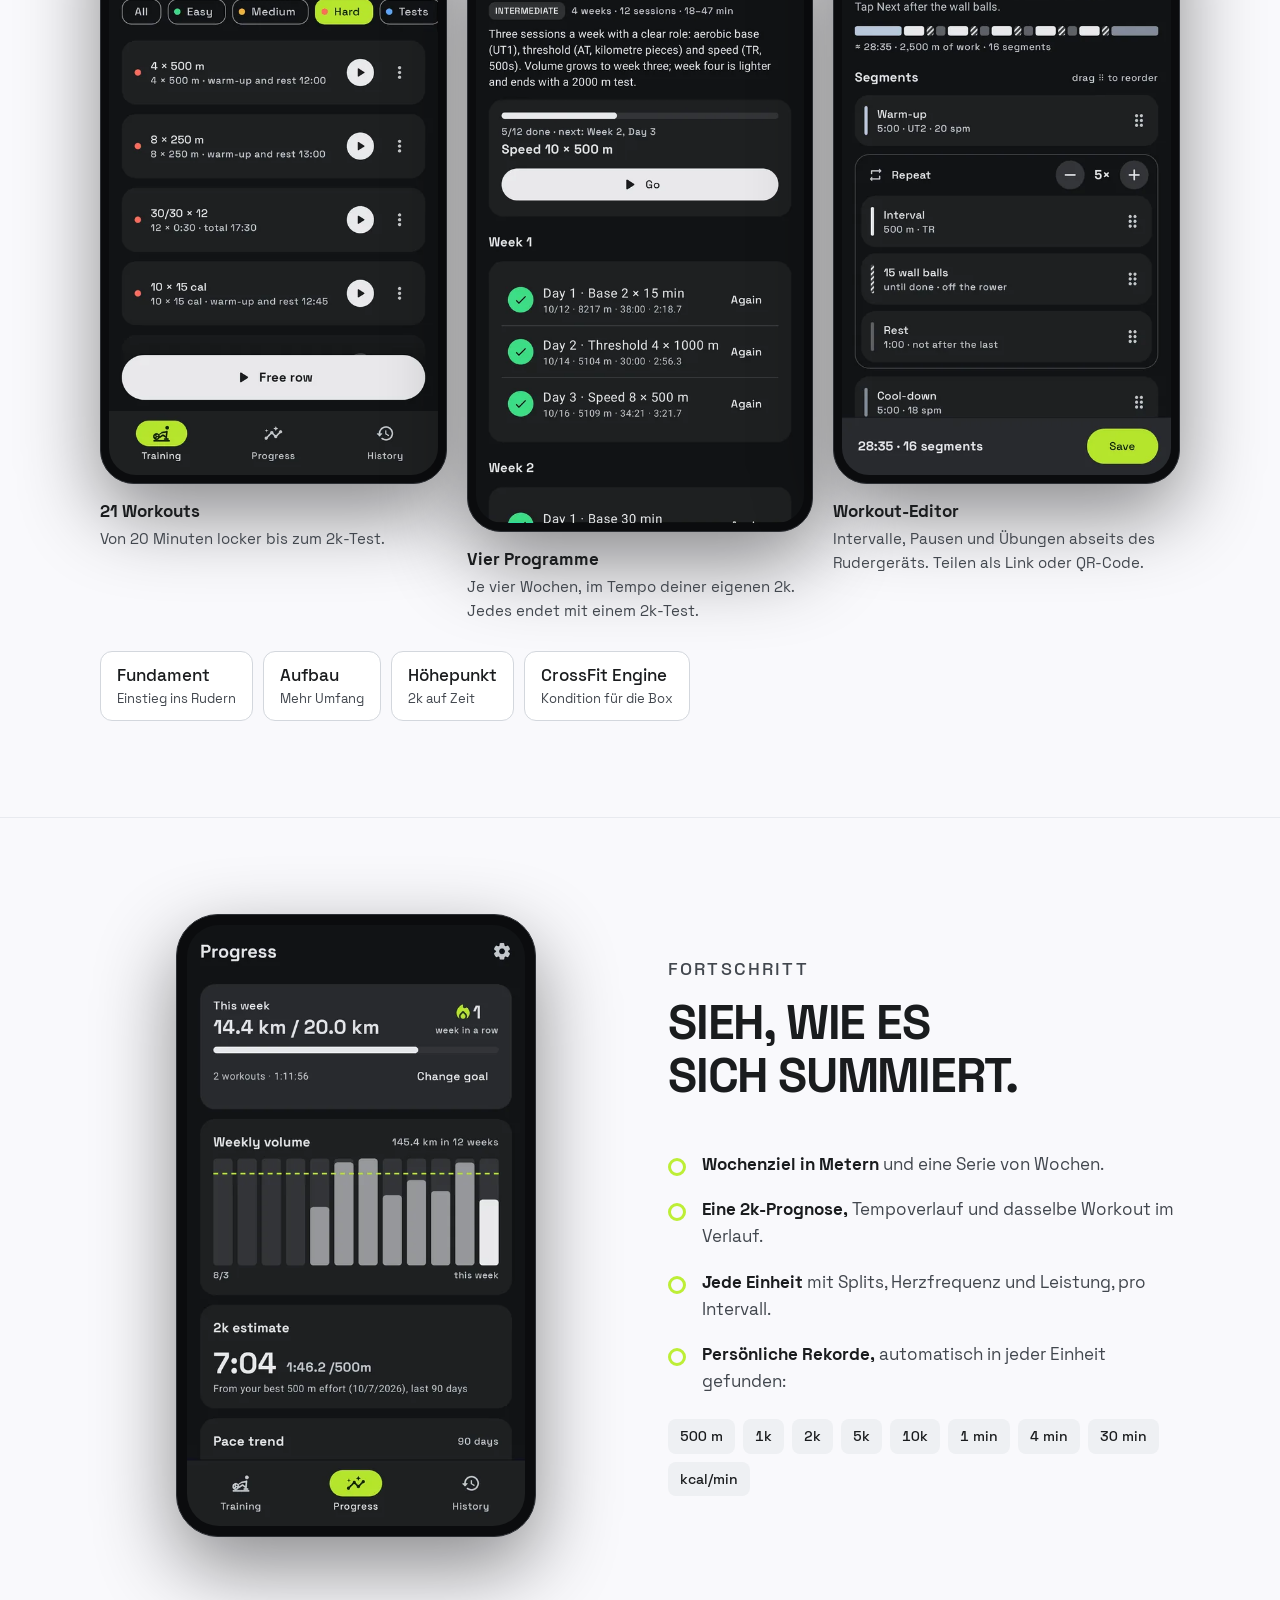
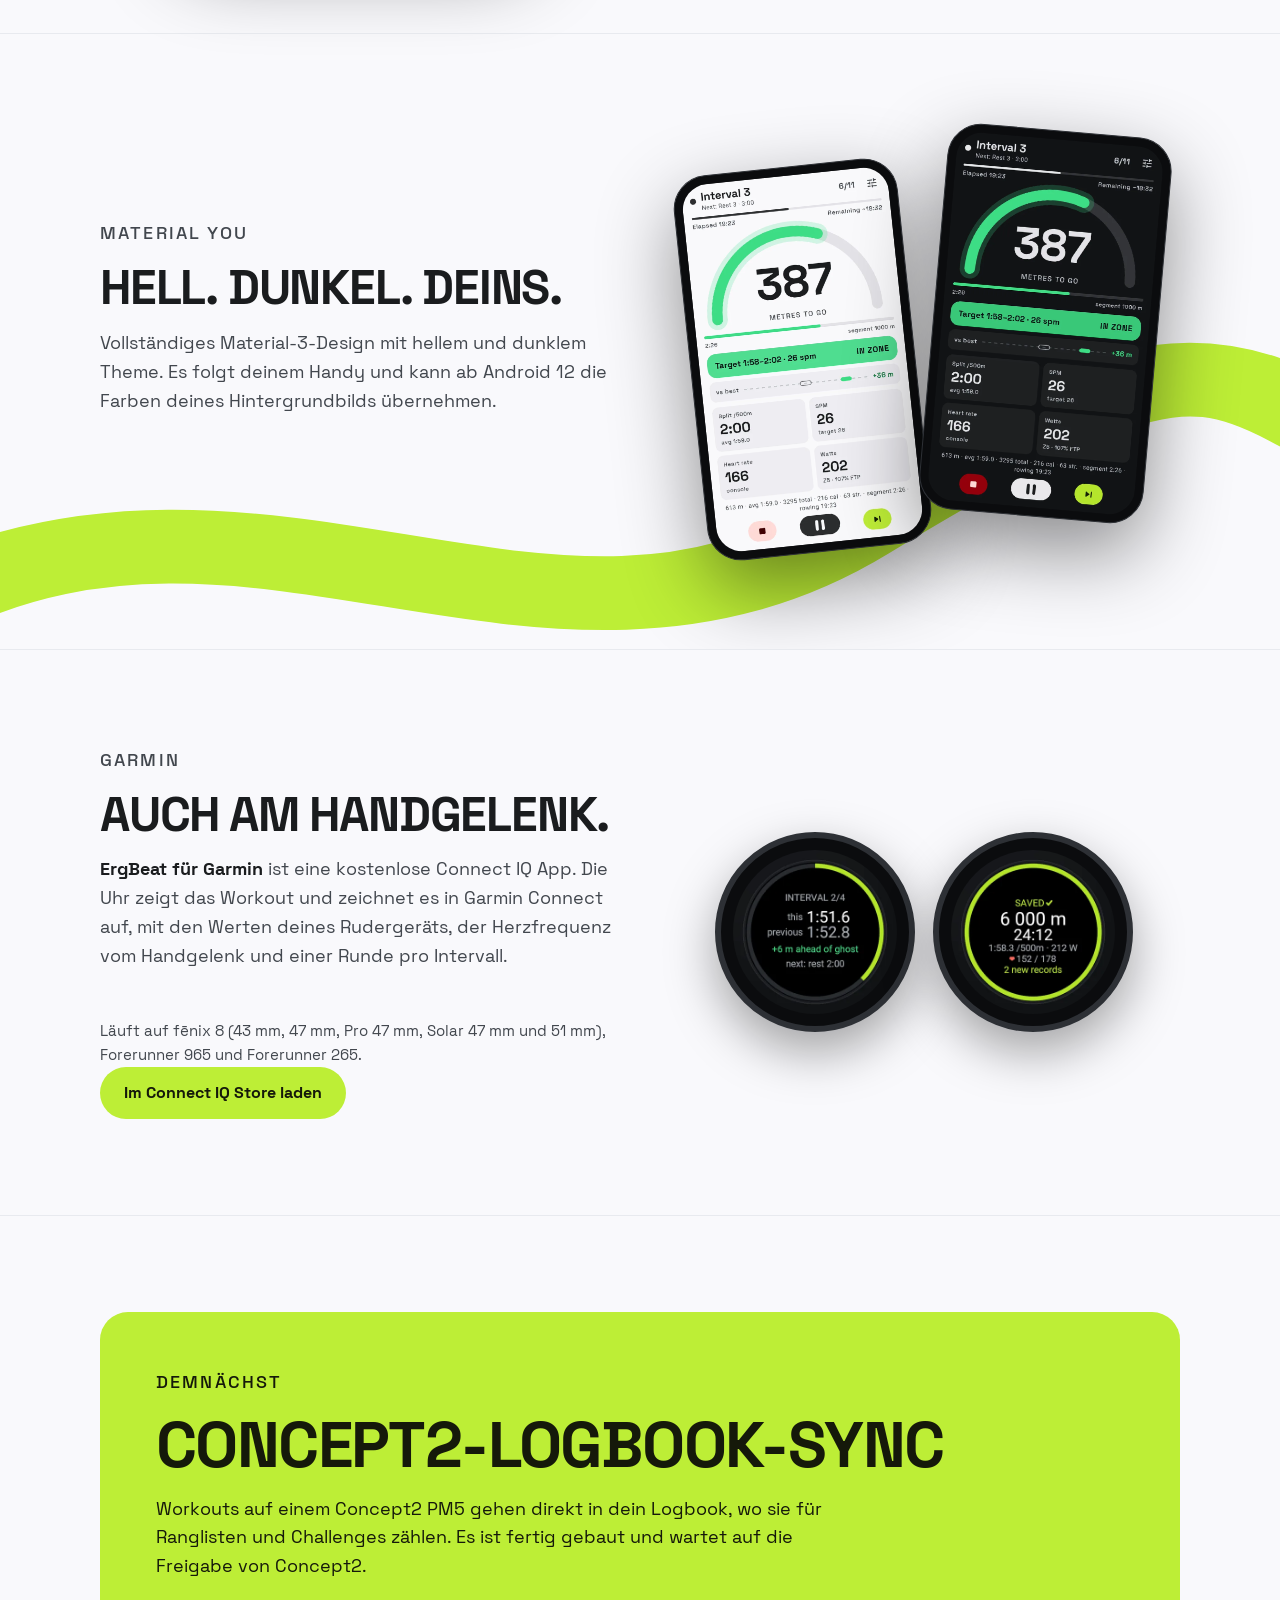
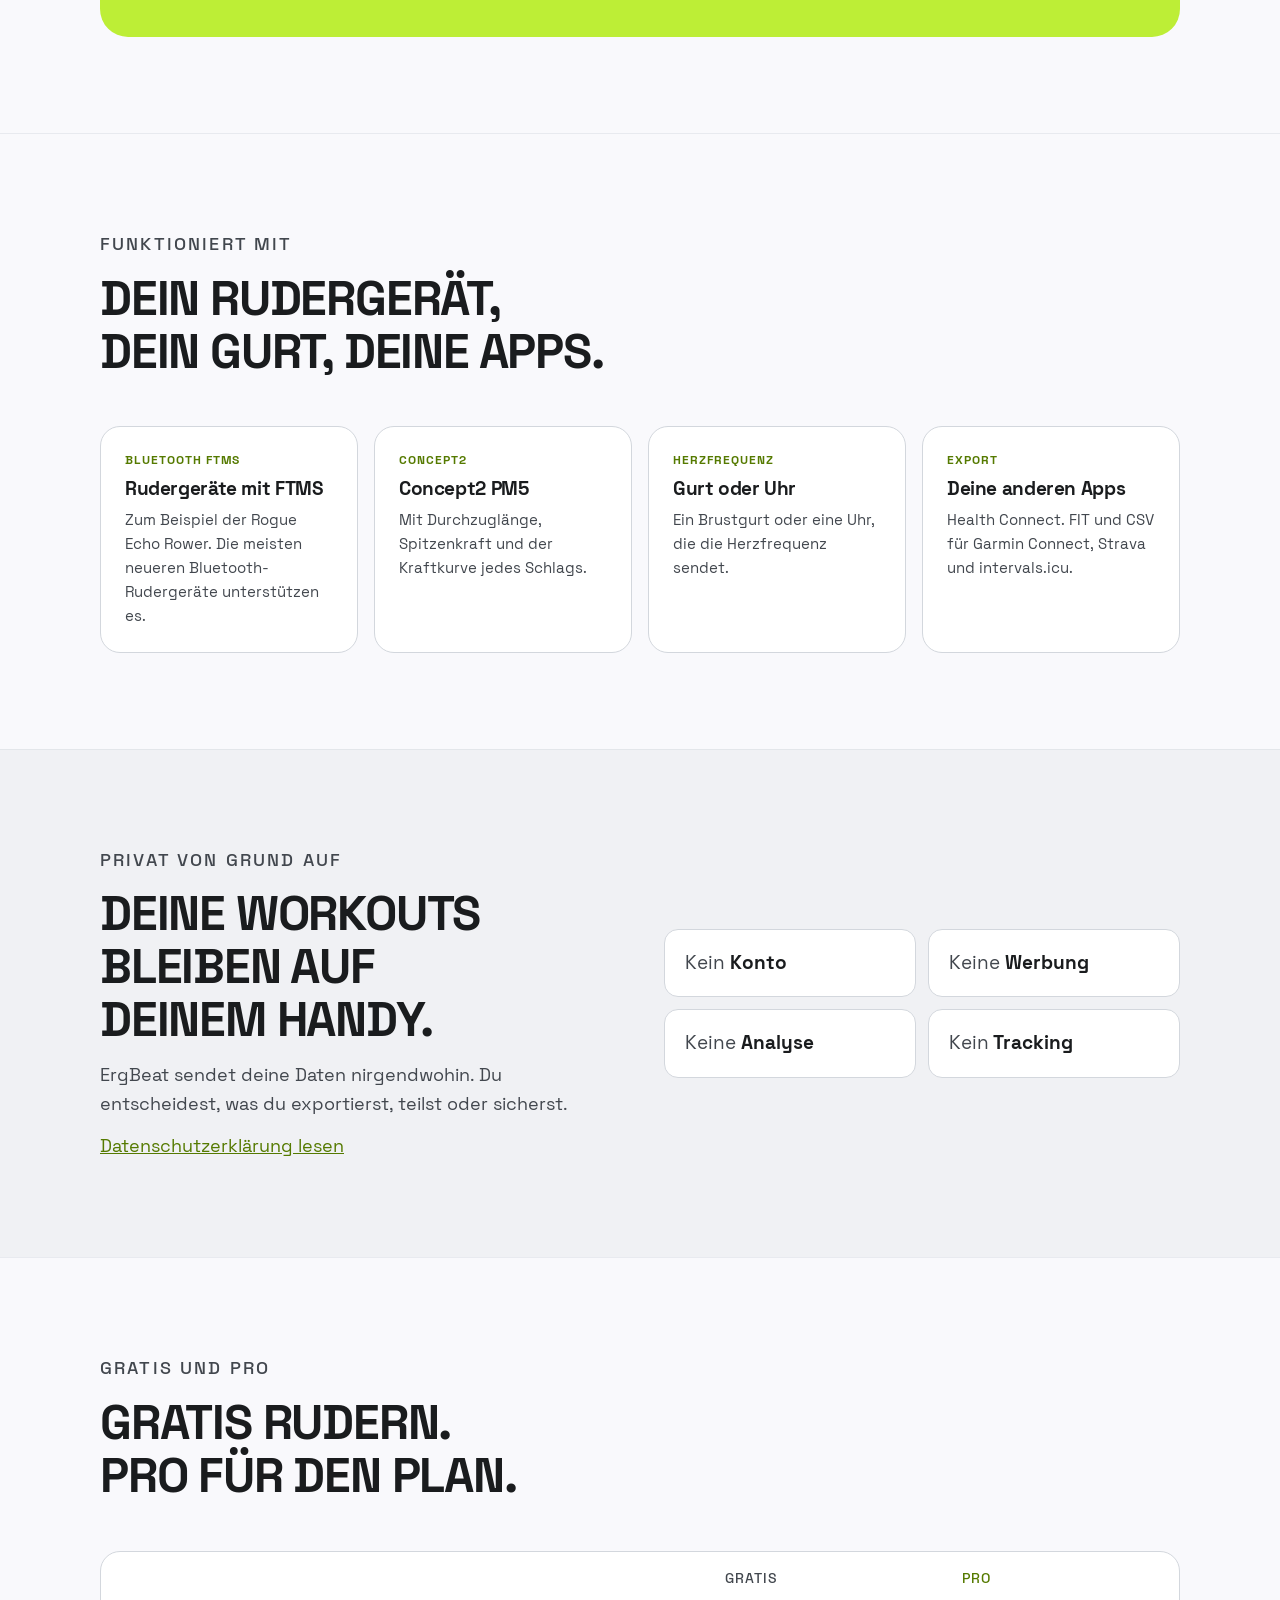
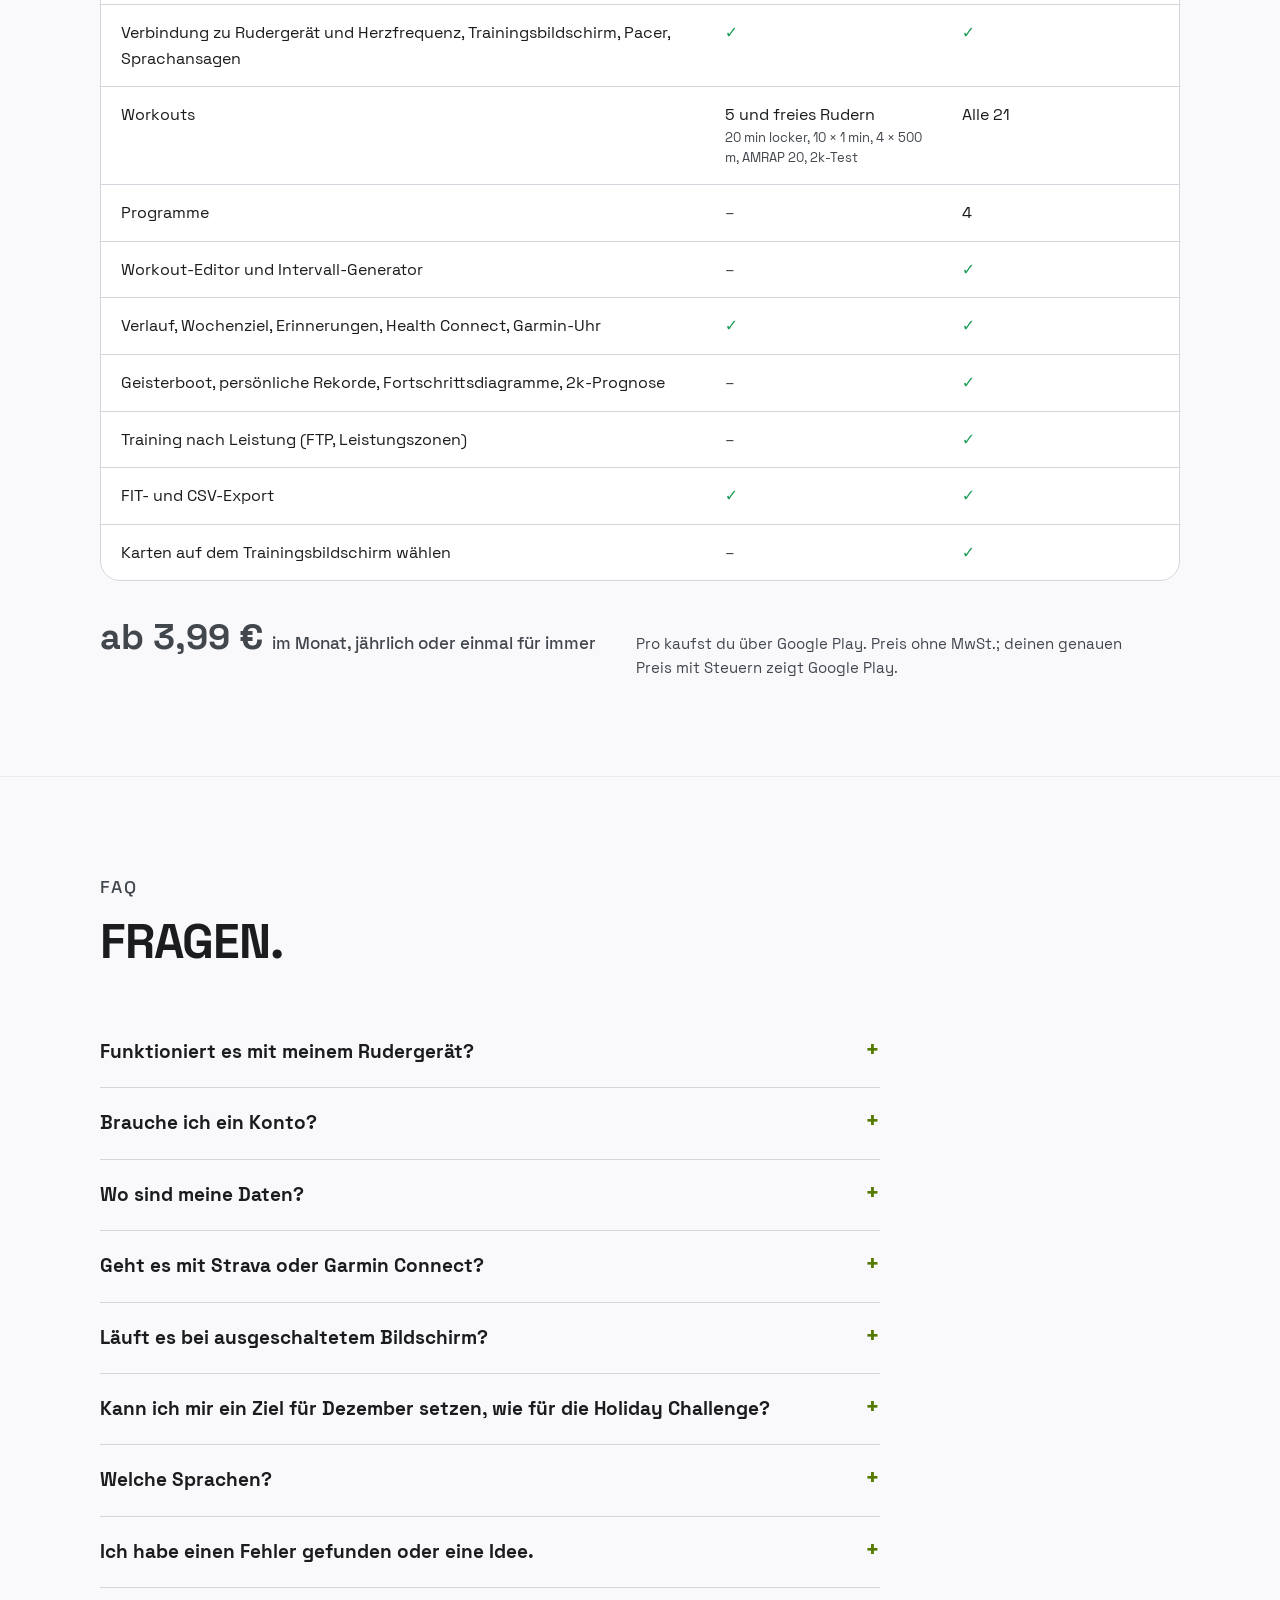
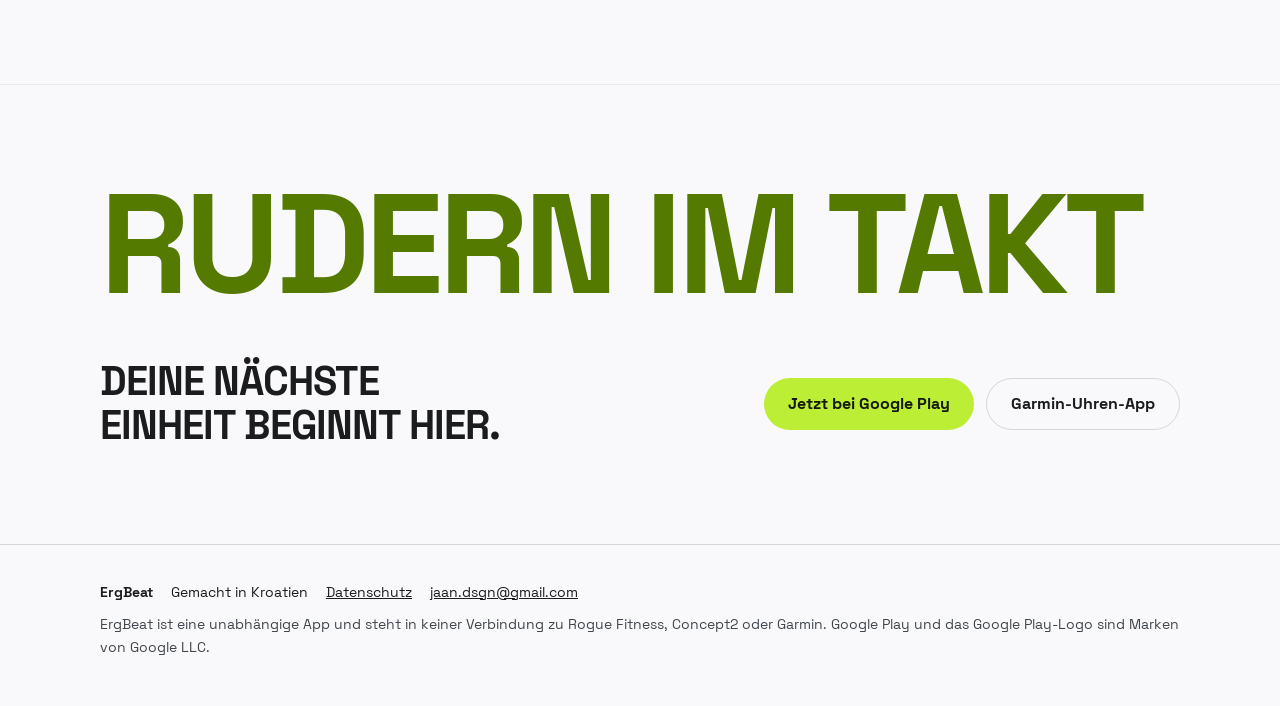
<file: de/index.html>
<!doctype html>
<html lang="de">
<head>
<meta charset="utf-8">
<meta name="viewport" content="width=device-width, initial-scale=1, viewport-fit=cover">
<!-- Generated by tools/site/build.py from tools/site/i18n/de.json. Edit those, not this file. -->
<title>ErgBeat – Rudergerät-Workouts mit Schlagfrequenz-Pacer</title>
<meta name="description" content="Rudere nach Plan auf deinem Concept2 PM5 oder Bluetooth-Rudergerät: ein Schlag-Pacer, den du quer durch den Raum siehst, 21 Workouts, Programme, Rekorde und eine Garmin-App. Kein Konto, keine Werbung.">
<meta name="theme-color" content="#121316">
<link rel="canonical" href="https://ergbeat.com/de/">
<link rel="alternate" hreflang="en" href="https://ergbeat.com/">
<link rel="alternate" hreflang="hr" href="https://ergbeat.com/hr/">
<link rel="alternate" hreflang="de" href="https://ergbeat.com/de/">
<link rel="alternate" hreflang="es" href="https://ergbeat.com/es/">
<link rel="alternate" hreflang="fr" href="https://ergbeat.com/fr/">
<link rel="alternate" hreflang="it" href="https://ergbeat.com/it/">
<link rel="alternate" hreflang="pt-BR" href="https://ergbeat.com/pt/">
<link rel="alternate" hreflang="pl" href="https://ergbeat.com/pl/">
<link rel="alternate" hreflang="nl" href="https://ergbeat.com/nl/">
<link rel="alternate" hreflang="x-default" href="https://ergbeat.com/">
<meta property="og:type" content="website">
<meta property="og:title" content="ErgBeat – Rudergerät-Workouts mit Schlagfrequenz-Pacer">
<meta property="og:description" content="Rudere nach Plan auf deinem Concept2 PM5 oder Bluetooth-Rudergerät: ein Schlag-Pacer, den du quer durch den Raum siehst, 21 Workouts, Programme, Rekorde und eine Garmin-App. Kein Konto, keine Werbung.">
<meta property="og:url" content="https://ergbeat.com/de/">
<meta property="og:image" content="https://ergbeat.com/assets/img/og-en.png">
<meta property="og:locale" content="de_DE">
<link rel="icon" href="../assets/img/icon-square.svg" type="image/svg+xml">
<link rel="apple-touch-icon" href="../icon.png">
<link rel="preload" href="../assets/fonts/space-grotesk-bold.woff2" as="font" type="font/woff2" crossorigin>
<link rel="stylesheet" href="../assets/site.css">
</head>
<body>

<a class="sr" href="#how">Zum Inhalt springen</a>
<header class="top">
  <div class="wrap">
    <a class="brand" href="../de/"><img src="../assets/img/icon-rounded.svg" alt="" width="34" height="34">ErgBeat</a>
    <nav aria-label="Abschnitte">
      <a href="#workouts">Workouts</a>
      <a href="#garmin">Garmin</a>
      <a href="#pro">Gratis &amp; Pro</a>
      <a href="#faq">FAQ</a>
    </nav>
    <details class="langs">
      <summary aria-label="Sprache: Deutsch">DE</summary>
      <ul>
        <li><a href="../" hreflang="en" lang="en">English<small>EN</small></a></li>
        <li><a href="../hr/" hreflang="hr" lang="hr">Hrvatski<small>HR</small></a></li>
        <li><a href="../de/" hreflang="de" lang="de" aria-current="page">Deutsch<small>DE</small></a></li>
        <li><a href="../es/" hreflang="es" lang="es">Español<small>ES</small></a></li>
        <li><a href="../fr/" hreflang="fr" lang="fr">Français<small>FR</small></a></li>
        <li><a href="../it/" hreflang="it" lang="it">Italiano<small>IT</small></a></li>
        <li><a href="../pt/" hreflang="pt-BR" lang="pt-BR">Português (Brasil)<small>PT</small></a></li>
        <li><a href="../pl/" hreflang="pl" lang="pl">Polski<small>PL</small></a></li>
        <li><a href="../nl/" hreflang="nl" lang="nl">Nederlands<small>NL</small></a></li>
        
      </ul>
    </details>
  </div>
</header>

<main>
<div class="hero">
  <svg class="ribbon" aria-hidden="true" viewBox="0 0 1440 600" preserveAspectRatio="none"><path d="M-80 520 C 300 260, 620 700, 960 400 S 1360 120, 1520 260"/></svg>
  <div class="wrap">
    <div class="hero-copy">
      <p class="label">Android-App für Rudergeräte</p>
      <h1>Rudern im Takt</h1>
      <p class="hero-sub">Dein Rudergerät, mit einem <em>Coach auf dem Bildschirm.</em></p>
      <p class="lede">Per Bluetooth verbinden, Workout wählen und nach einem Pacer rudern, den du quer durch den Raum erkennst. Tempozonen aus deinen 2k, Sprachansagen und deine beste Einheit als Geisterboot neben dir.</p>
      <div class="cta">
        <a class="btn btn-volt" href="https://play.google.com/store/apps/details?id=com.kriative.ergbeat">Jetzt bei Google Play</a>
        <a class="btn btn-ghost" href="#how">So funktioniert's</a>
      </div>
      <ul class="chips">
        <li>Material You</li><li>Garmin-Uhren-App</li><li class="soon">Logbook-Sync · bald</li><li>9 Sprachen</li><li>Kein Konto</li>
      </ul>
      <div class="notes">
        <div class="tester"><span class="dot" aria-hidden="true"></span><p><b>ErgBeat ist jetzt bei Google Play.</b> Android 8.0 oder neuer, kostenlos, Pro optional.</p></div>
        <a class="tester tester-link" href="https://apps.garmin.com/en-US/apps/ac5a308d-259f-4e7f-b3a2-029785e9e4a5"><span class="dot" aria-hidden="true"></span><p><b>Neu:</b> Die Garmin-Uhren-App ist im Connect IQ Store. <span aria-hidden="true">→</span></p></a>
      </div>
    </div>
    <div class="hero-visual">
      <div class="phone"><img src="../assets/img/live-en.webp" width="720" height="1281" alt="ErgBeat-Trainingsbildschirm: Intervall 3 eines 5 × 1000 m Workouts, noch 387 Meter, in der Zone, 36 Meter vor dem Geisterboot." fetchpriority="high"></div>
      <div class="watch hero-watch"><img src="../assets/img/watch-interval.webp" width="360" height="360" alt="Uhrbildschirm während eines Intervalls: Split dieses und des vorigen Intervalls, Meter vor dem Geisterboot."></div>
    </div>
  </div>
</div>

<div class="wrap">
  <div class="pacer">
    <svg viewBox="0 0 220 150" role="img" aria-label="Der Bogen-Pacer bei 26 Schlägen pro Minute: Eine Kugel läuft schnell durch den Durchzug und langsam zurück beim Vorrollen.">
      <path class="arc-track" d="M 30.6 124 A 80 80 0 1 1 189.4 124" pathLength="300"/>
      <path class="arc-fill" d="M 30.6 124 A 80 80 0 1 1 189.4 124" pathLength="300"/>
      <g class="swing"><circle class="bead" cx="110" cy="30" r="12"/></g>
      <text class="spm num" x="110" y="112" text-anchor="middle">26</text>
      <text class="spm-l" x="110" y="132" text-anchor="middle">SPM</text>
    </svg>
    <div>
      <h2>Ein Pacer, den du vom Sitz aus liest.</h2>
      <p>Die Kugel ist der Griff. Sie zieht schnell durch den Durchzug und gleitet beim Vorrollen langsam zurück, genau in deiner Ziel-Schlagfrequenz, während sich der Bogen mit jedem Schlag füllt.</p>
      <div class="phase"><span>Durchzug ⅓</span><span>Vorrollen ⅔</span></div>
    </div>
  </div>
</div>

<section id="how">
  <div class="wrap">
    <div class="head"><p class="label">So funktioniert's</p><h2>In drei Schritten zur ersten Einheit.</h2></div>
    <ol class="steps">
      <li><h3>Rudergerät verbinden</h3><p>Jedes Rudergerät mit Bluetooth FTMS oder ein Concept2 PM5. Dazu ein Brustgurt oder eine Uhr, die die Herzfrequenz sendet.</p></li>
      <li><h3>Workout wählen</h3><p>Der Vorschlag für heute, eines von 21 Workouts, ein Programmtag oder dein eigenes.</p></li>
      <li><h3>Rudern</h3><p>Der Bogen-Pacer schwingt in deiner Ziel-Schlagfrequenz durch Durchzug und Vorrollen. Der Bildschirm zeigt, ob du zu hart, in der Zone oder zu locker ruderst.</p></li>
      
    </ol>
  </div>
</section>

<section id="screen">
  <div class="wrap split">
    <div>
      <div class="head"><p class="label">Der Trainingsbildschirm</p><h2>Gemacht, um vom Sitz aus gelesen zu werden.</h2></div>
      <ul class="feats">
        <li><p><b>Tempozonen aus deinen 2k:</b> <span>UT2 bis AN, mit Rückmeldung bei jedem Schlag.</span></p></li>
        <li><p><b>Gegen das Geisterboot</b> <span>deiner besten oder letzten Einheit, mit dem Abstand in Metern.</span></p></li>
        <li><p><b>Stimme, Signaltöne und Metronom,</b> <span>damit du bei langen Einheiten nicht auf den Bildschirm schauen musst.</span></p></li>
        <li><p><b>Start beim ersten Schlag,</b> <span>Auto-Pause beim Anhalten, Schnelleinstellungen ohne das Workout zu verlassen.</span></p></li>
        <li><p><b>Hoch- oder Querformat,</b> <span>läuft weiter bei ausgeschaltetem Bildschirm oder im Bild-im-Bild-Modus.</span></p></li>
        
      </ul>
      <div class="zones" aria-label="Live-Rückmeldung zur Zone"><span class="chip e">Zu locker</span><span class="chip z">In der Zone</span><span class="chip h">Zu hart</span></div>
    </div>
    <div class="media col">
      <div class="landscape"><div class="phone"><img src="../assets/img/landscape-en.webp" width="1100" height="507" alt="Der Trainingsbildschirm im Querformat: Bogen-Pacer links, Messwerte rechts." loading="lazy"></div></div>
    </div>
  </div>
</section>

<section id="workouts">
  <div class="wrap">
    <div class="head"><p class="label">Workouts und Programme</p><h2>Rudere nach Plan.</h2>
      <p>21 Workouts: Grundlagenausdauer, Intervalle, Sprints, Pyramide, Frequenzleiter, WODs im CrossFit-Stil mit Burpees oder Wall Balls sowie Tests über 500 m, 1k, 2k, 5k und 30 Minuten.</p></div>
    <div class="trio">
      <figure><div class="phone"><img src="../assets/img/workouts-en.webp" width="520" height="925" alt="Liste harter Workouts: Intervalle, Sprints und WODs." loading="lazy"></div><figcaption><b>21 Workouts</b>Von 20 Minuten locker bis zum 2k-Test.</figcaption></figure>
      <figure><div class="phone"><img src="../assets/img/program-en.webp" width="520" height="925" alt="Das Programm Aufbau: Woche 1 erledigt, nächster Tag markiert." loading="lazy"></div><figcaption><b>Vier Programme</b>Je vier Wochen, im Tempo deiner eigenen 2k. Jedes endet mit einem 2k-Test.</figcaption></figure>
      <figure><div class="phone"><img src="../assets/img/editor-en.webp" width="520" height="925" alt="Workout-Editor mit Ruderintervallen und Wall Balls." loading="lazy"></div><figcaption><b>Workout-Editor</b>Intervalle, Pausen und Übungen abseits des Rudergeräts. Teilen als Link oder QR-Code.</figcaption></figure>
      
    </div>
    <ul class="programs">
      <li>Fundament<small>Einstieg ins Rudern</small></li>
      <li>Aufbau<small>Mehr Umfang</small></li>
      <li>Höhepunkt<small>2k auf Zeit</small></li>
      <li>CrossFit Engine<small>Kondition für die Box</small></li>
      
    </ul>
  </div>
</section>

<section id="progress">
  <div class="wrap split rev">
    <div>
      <div class="head"><p class="label">Fortschritt</p><h2>Sieh, wie es sich summiert.</h2></div>
      <ul class="feats">
        <li><p><b>Wochenziel in Metern</b> <span>und eine Serie von Wochen.</span></p></li>
        <li><p><b>Eine 2k-Prognose,</b> <span>Tempoverlauf und dasselbe Workout im Verlauf.</span></p></li>
        <li><p><b>Jede Einheit</b> <span>mit Splits, Herzfrequenz und Leistung, pro Intervall.</span></p></li>
        <li><p><b>Persönliche Rekorde,</b> <span>automatisch in jeder Einheit gefunden:</span></p></li>
        
      </ul>
      <div class="records num" aria-label="Rekorddistanzen und -zeiten"><span>500 m</span><span>1k</span><span>2k</span><span>5k</span><span>10k</span><span>1 min</span><span>4 min</span><span>30 min</span><span>kcal/min</span></div>
    </div>
    <div class="media"><div class="phone"><img src="../assets/img/progress-en.webp" width="520" height="925" alt="Fortschrittsbildschirm: Wochenziel, Wochenumfang und 2k-Prognose." loading="lazy"></div></div>
  </div>
</section>

<section id="themes" class="band">
  <svg class="ribbon" aria-hidden="true" viewBox="0 0 1440 600" preserveAspectRatio="none"><path d="M-80 520 C 300 260, 620 700, 960 400 S 1360 120, 1520 260"/></svg>
  <div class="wrap split">
    <div>
      <div class="head"><p class="label">Material You</p><h2>Hell. Dunkel. Deins.</h2>
        <p>Vollständiges Material-3-Design mit hellem und dunklem Theme. Es folgt deinem Handy und kann ab Android 12 die Farben deines Hintergrundbilds übernehmen.</p></div>
    </div>
    <div class="pair">
      <div class="phone"><img src="../assets/img/live-light.webp" width="720" height="1281" alt="Trainingsbildschirm im hellen Theme" loading="lazy"></div>
      <div class="phone"><img src="../assets/img/live-dark.webp" width="720" height="1281" alt="Trainingsbildschirm im dunklen Theme" loading="lazy"></div>
    </div>
  </div>
</section>

<section id="garmin">
  <div class="wrap split">
    <div>
      <div class="head"><p class="label">Garmin</p><h2>Auch am Handgelenk.</h2>
        <p><b>ErgBeat für Garmin</b> ist eine kostenlose Connect IQ App. Die Uhr zeigt das Workout und zeichnet es in Garmin Connect auf, mit den Werten deines Rudergeräts, der Herzfrequenz vom Handgelenk und einer Runde pro Intervall.</p></div>
      <p class="models">Läuft auf fēnix 8 (43 mm, 47 mm, Pro 47 mm, Solar 47 mm und 51 mm), Forerunner 965 und Forerunner 265.</p>
      <p><a class="btn btn-volt" href="https://apps.garmin.com/en-US/apps/ac5a308d-259f-4e7f-b3a2-029785e9e4a5">Im Connect IQ Store laden</a></p>
    </div>
    <div class="watches">
      <div class="watch"><img src="../assets/img/watch-interval.webp" width="360" height="360" alt="Uhrbildschirm während eines Intervalls: Split dieses und des vorigen Intervalls, Meter vor dem Geisterboot." loading="lazy"></div>
      <div class="watch"><img src="../assets/img/watch-summary.webp" width="360" height="360" alt="Zusammenfassung auf der Uhr nach dem Workout." loading="lazy"></div>
    </div>
  </div>
</section>

<section id="logbook">
  <div class="wrap">
    <div class="sooncard">
      <p class="label">Demnächst</p>
      <h2>Concept2-Logbook-Sync</h2>
      <p>Workouts auf einem Concept2 PM5 gehen direkt in dein Logbook, wo sie für Ranglisten und Challenges zählen. Es ist fertig gebaut und wartet auf die Freigabe von Concept2.</p>
    </div>
  </div>
</section>

<section id="devices">
  <div class="wrap">
    <div class="head"><p class="label">Funktioniert mit</p><h2>Dein Rudergerät, dein Gurt, deine Apps.</h2></div>
    <div class="devices">
      <div class="device"><span class="tag">Bluetooth FTMS</span><h3>Rudergeräte mit FTMS</h3><p>Zum Beispiel der Rogue Echo Rower. Die meisten neueren Bluetooth-Rudergeräte unterstützen es.</p></div>
      <div class="device"><span class="tag">Concept2</span><h3>Concept2 PM5</h3><p>Mit Durchzuglänge, Spitzenkraft und der Kraftkurve jedes Schlags.</p></div>
      <div class="device"><span class="tag">Herzfrequenz</span><h3>Gurt oder Uhr</h3><p>Ein Brustgurt oder eine Uhr, die die Herzfrequenz sendet.</p></div>
      <div class="device"><span class="tag">Export</span><h3>Deine anderen Apps</h3><p>Health Connect. FIT und CSV für Garmin Connect, Strava und intervals.icu.</p></div>
      
    </div>
  </div>
</section>

<section class="privacy" id="privacy">
  <div class="wrap">
    <div class="head" style="margin-bottom:0"><p class="label">Privat von Grund auf</p><h2>Deine Workouts bleiben auf deinem Handy.</h2>
      <p>ErgBeat sendet deine Daten nirgendwohin. Du entscheidest, was du exportierst, teilst oder sicherst.</p>
      <p><a href="../privacy.html#de">Datenschutzerklärung lesen</a></p></div>
    <ul class="nos"><li><span>Kein</span> Konto</li><li><span>Keine</span> Werbung</li><li><span>Keine</span> Analyse</li><li><span>Kein</span> Tracking</li></ul>
  </div>
</section>

<section id="pro">
  <div class="wrap">
    <div class="head"><p class="label">Gratis und Pro</p><h2>Gratis rudern. Pro für den Plan.</h2></div>
    <div class="tablewrap">
      <table>
        <thead><tr><th scope="col"><span class="sr">Funktion</span></th><th scope="col">Gratis</th><th scope="col" class="pro">Pro</th></tr></thead>
        <tbody>
          <tr><td>Verbindung zu Rudergerät und Herzfrequenz, Trainingsbildschirm, Pacer, Sprachansagen</td><td class="y" aria-label="Enthalten">✓</td><td class="y" aria-label="Enthalten">✓</td></tr>
          <tr><td>Workouts</td><td>5 und freies Rudern<small>20 min locker, 10 × 1 min, 4 × 500 m, AMRAP 20, 2k-Test</small></td><td>Alle 21</td></tr>
          <tr><td>Programme</td><td class="n" aria-label="Nicht enthalten">–</td><td>4</td></tr>
          <tr><td>Workout-Editor und Intervall-Generator</td><td class="n" aria-label="Nicht enthalten">–</td><td class="y" aria-label="Enthalten">✓</td></tr>
          <tr><td>Verlauf, Wochenziel, Erinnerungen, Health Connect, Garmin-Uhr</td><td class="y" aria-label="Enthalten">✓</td><td class="y" aria-label="Enthalten">✓</td></tr>
          <tr><td>Geisterboot, persönliche Rekorde, Fortschrittsdiagramme, 2k-Prognose</td><td class="n" aria-label="Nicht enthalten">–</td><td class="y" aria-label="Enthalten">✓</td></tr>
          <tr><td>Training nach Leistung (FTP, Leistungszonen)</td><td class="n" aria-label="Nicht enthalten">–</td><td class="y" aria-label="Enthalten">✓</td></tr>
          <tr><td>FIT- und CSV-Export</td><td class="y" aria-label="Enthalten">✓</td><td class="y" aria-label="Enthalten">✓</td></tr>
          <tr><td>Karten auf dem Trainingsbildschirm wählen</td><td class="n" aria-label="Nicht enthalten">–</td><td class="y" aria-label="Enthalten">✓</td></tr>
          
        </tbody>
      </table>
    </div>
    <div class="price">
      <p class="from num">ab 3,99 € <small>im Monat, jährlich oder einmal für immer</small></p>
      <p>Pro kaufst du über Google Play. Preis ohne MwSt.; deinen genauen Preis mit Steuern zeigt Google Play.</p>
    </div>
  </div>
</section>

<section id="faq">
  <div class="wrap">
    <div class="head"><p class="label">FAQ</p><h2>Fragen.</h2></div>
    <div class="faq">
      <details><summary>Funktioniert es mit meinem Rudergerät?</summary><p>Wenn dein Rudergerät oder sein Monitor Bluetooth FTMS unterstützt (die meisten neueren Bluetooth-Rudergeräte tun das), ja. Der Concept2 PM5 wird direkt unterstützt. Nicht sicher? Installiere die App und tippe auf Rudergerät: ErgBeat zeigt, was es findet, und mit dem Demo-Rudergerät kannst du alles ohne Gerät ausprobieren.</p></details>
      <details><summary>Brauche ich ein Konto?</summary><p>Nein. Es gibt kein Konto und keine Anmeldung.</p></details>
      <details><summary>Wo sind meine Daten?</summary><p>Auf deinem Handy. Du kannst sie in eine Datei deiner Wahl sichern (zum Beispiel auf Google Drive) und Einheiten als FIT oder CSV exportieren.</p></details>
      <details><summary>Geht es mit Strava oder Garmin Connect?</summary><p>Ja. Die Garmin-App zeichnet direkt in Garmin Connect auf, und ErgBeat exportiert FIT-Dateien für Strava, Garmin Connect und intervals.icu.</p></details>
      <details><summary>Läuft es bei ausgeschaltetem Bildschirm?</summary><p>Ja. Das Workout läuft weiter, mit einer Benachrichtigung auf dem Sperrbildschirm.</p></details>
      <details><summary>Kann ich mir ein Ziel für Dezember setzen, wie für die Holiday Challenge?</summary><p>Ja. Unter Fortschritt setzt du ein Ziel für einen Zeitraum: Meter und Daten, zum Beispiel 100 000 m vom 26. November bis 24. Dezember. ErgBeat zeigt, wie viel du noch pro Tag brauchst und ob du vor dem Plan liegst, und du kannst deinen Fortschritt als Bild teilen. Das funktioniert mit jedem Rudergerät. Die Concept2 Holiday Challenge selbst zählt Meter im Concept2 Logbook, die auf Concept2-Geräten gerudert wurden.</p></details>
      <details><summary>Welche Sprachen?</summary><p>Englisch, Kroatisch, Deutsch, Spanisch, Französisch, Italienisch, Portugiesisch, Polnisch und Niederländisch.</p></details>
      <details><summary>Ich habe einen Fehler gefunden oder eine Idee.</summary><p>Nutze <i>Feedback senden</i> in der App oder schreib an <a href="mailto:jaan.dsgn@gmail.com">jaan.dsgn@gmail.com</a>.</p></details>
      
    </div>
  </div>
</section>

<section class="closing">
  <div class="wrap">
    <p class="shout" aria-hidden="true">Rudern im Takt</p>
    <h2>Deine nächste Einheit beginnt hier.</h2>
    <div class="cta">
      <a class="btn btn-volt" href="https://play.google.com/store/apps/details?id=com.kriative.ergbeat">Jetzt bei Google Play</a>
      <a class="btn btn-ghost" href="https://apps.garmin.com/en-US/apps/ac5a308d-259f-4e7f-b3a2-029785e9e4a5">Garmin-Uhren-App</a>
    </div>
  </div>
</section>
</main>

<footer>
  <div class="wrap">
    <div class="row"><b>ErgBeat</b><span>Gemacht in Kroatien</span><a href="../privacy.html#de">Datenschutz</a><a href="mailto:jaan.dsgn@gmail.com">jaan.dsgn@gmail.com</a></div>
    <p>ErgBeat ist eine unabhängige App und steht in keiner Verbindung zu Rogue Fitness, Concept2 oder Garmin. Google Play und das Google Play-Logo sind Marken von Google LLC.</p>
  </div>
</footer>
</body>
</html>
</file>
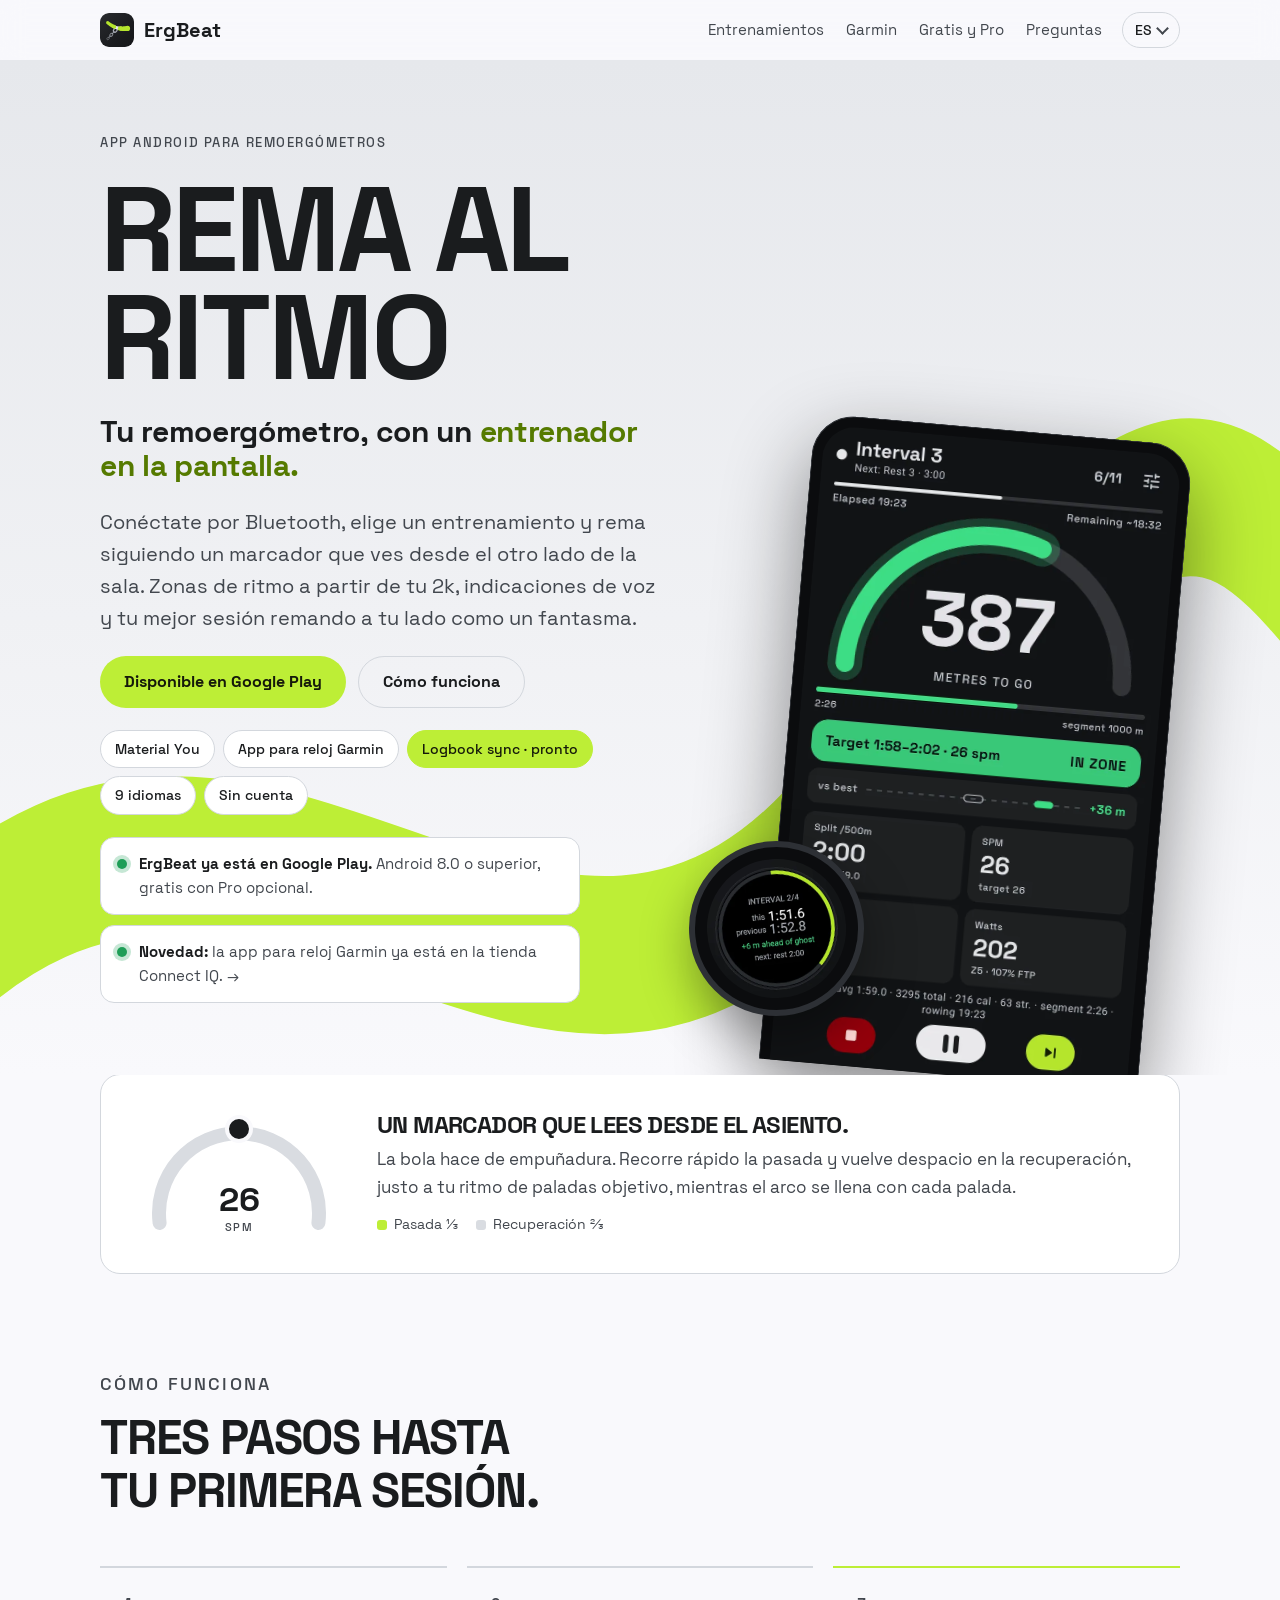
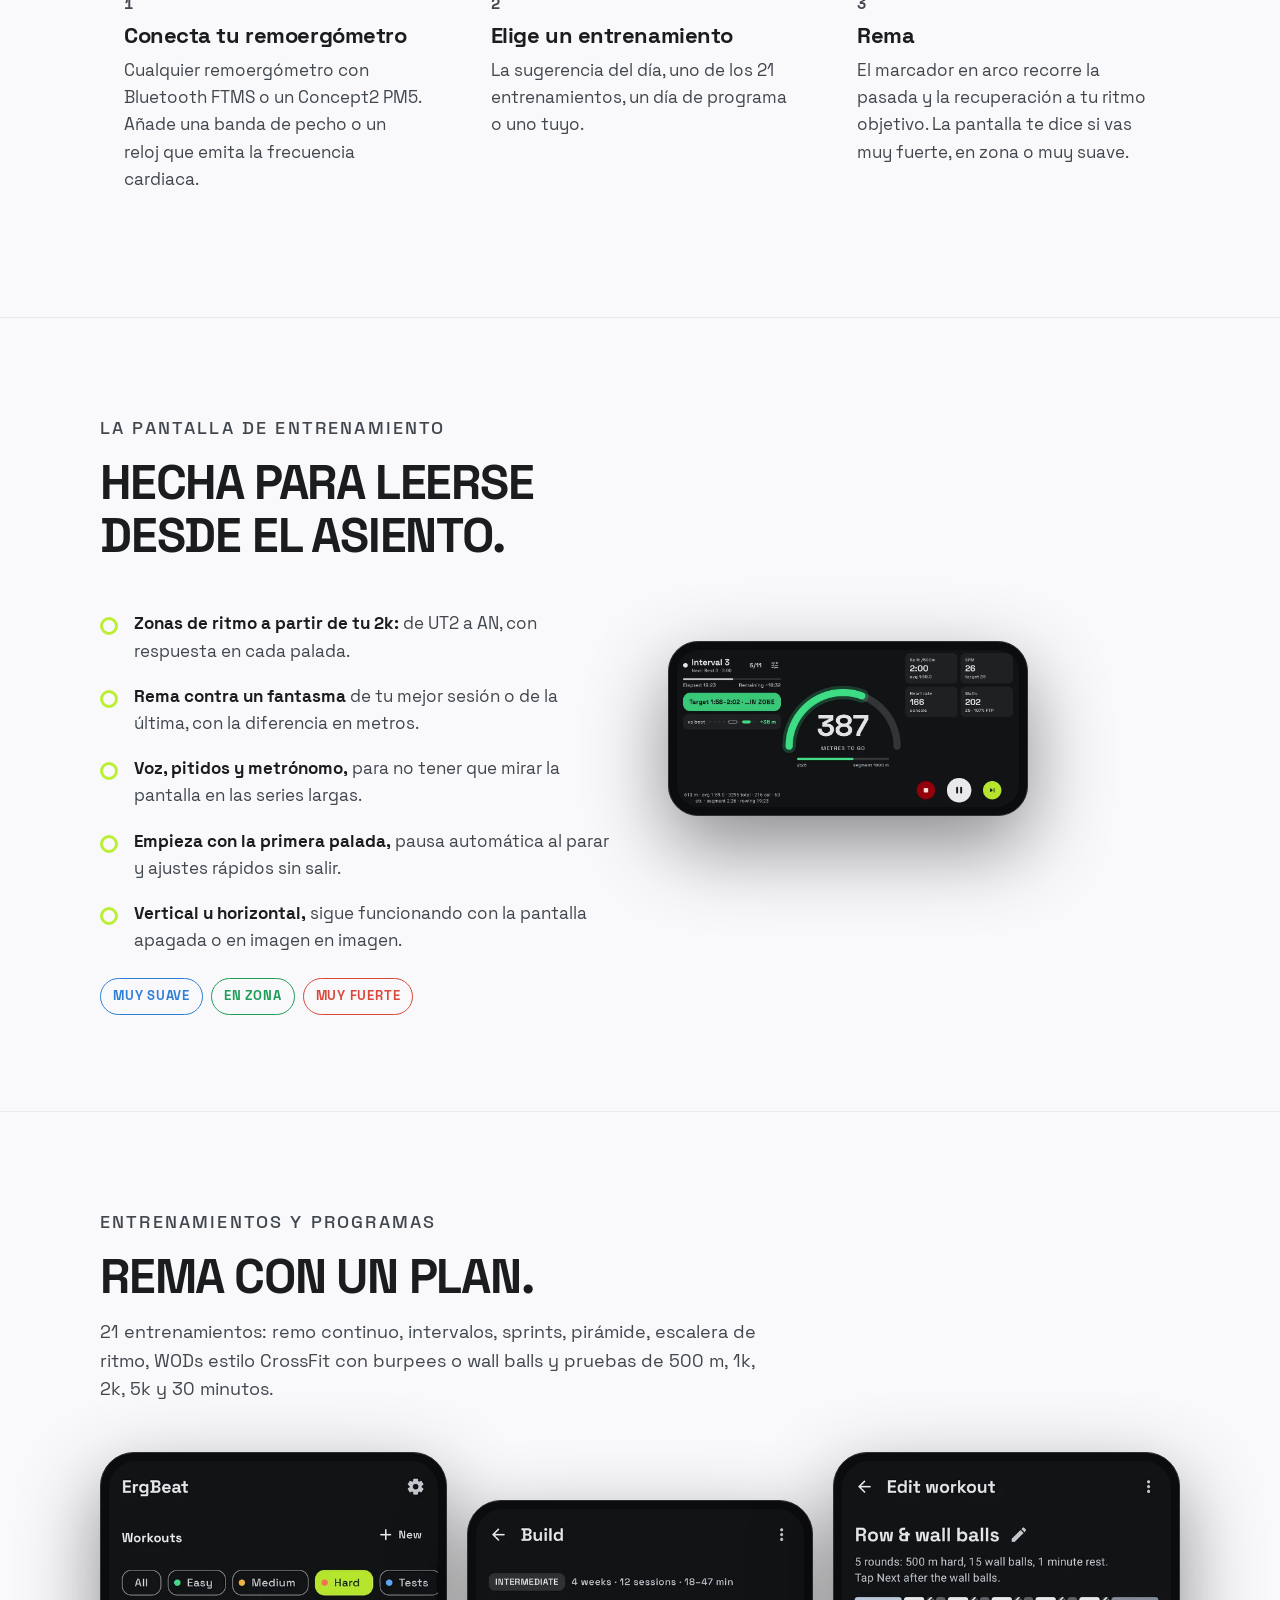
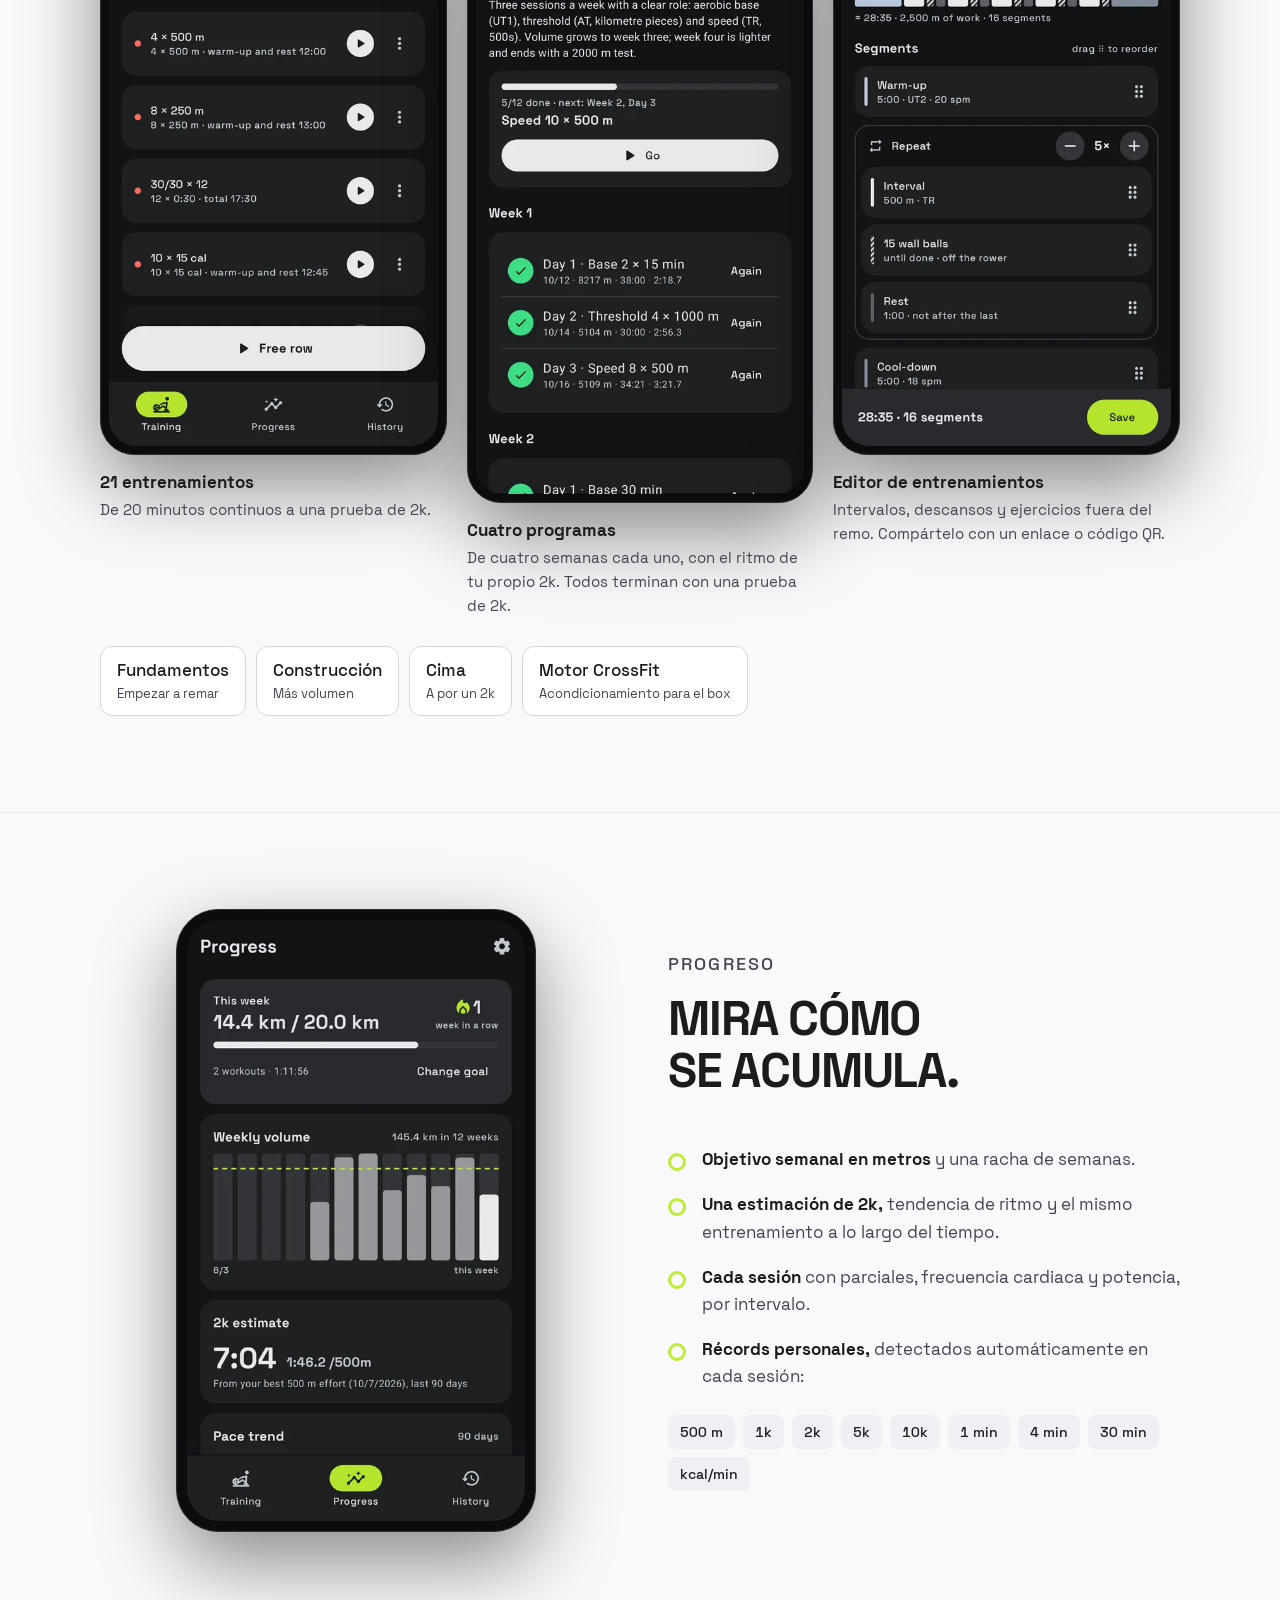
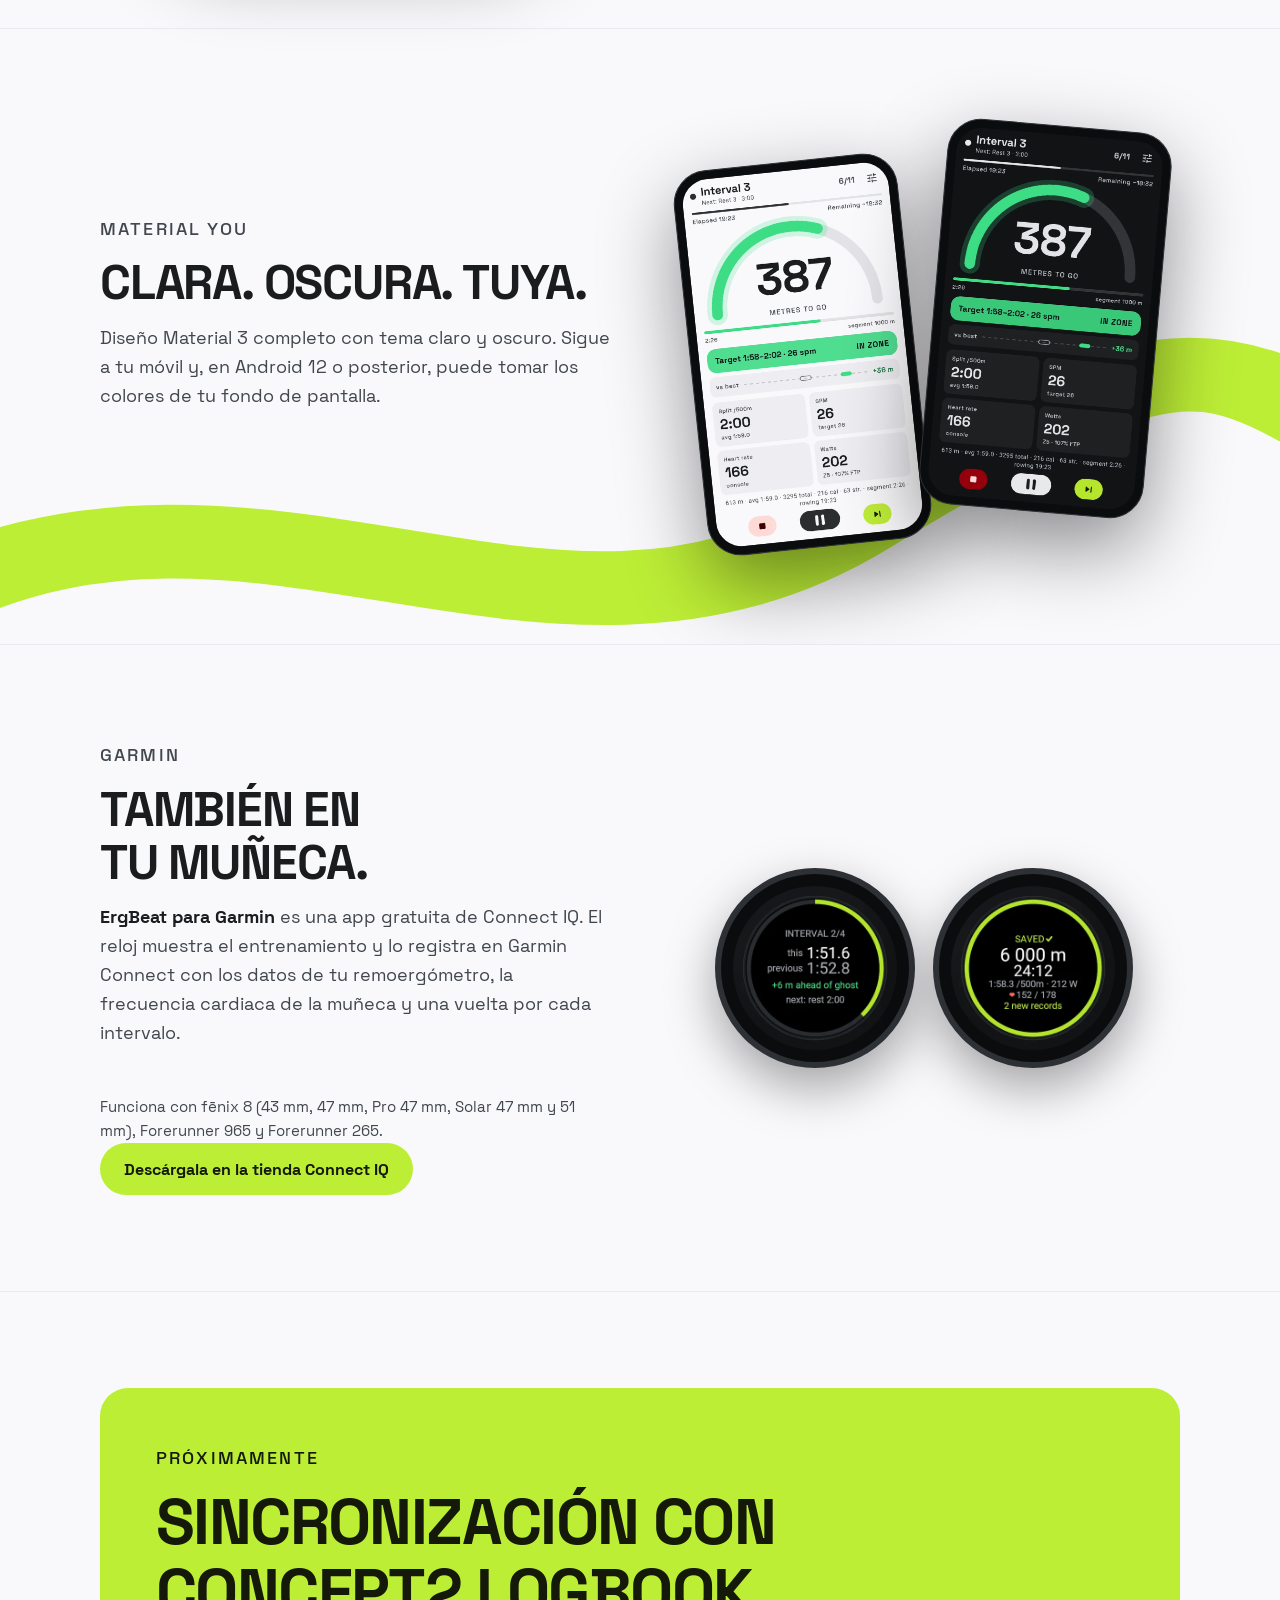
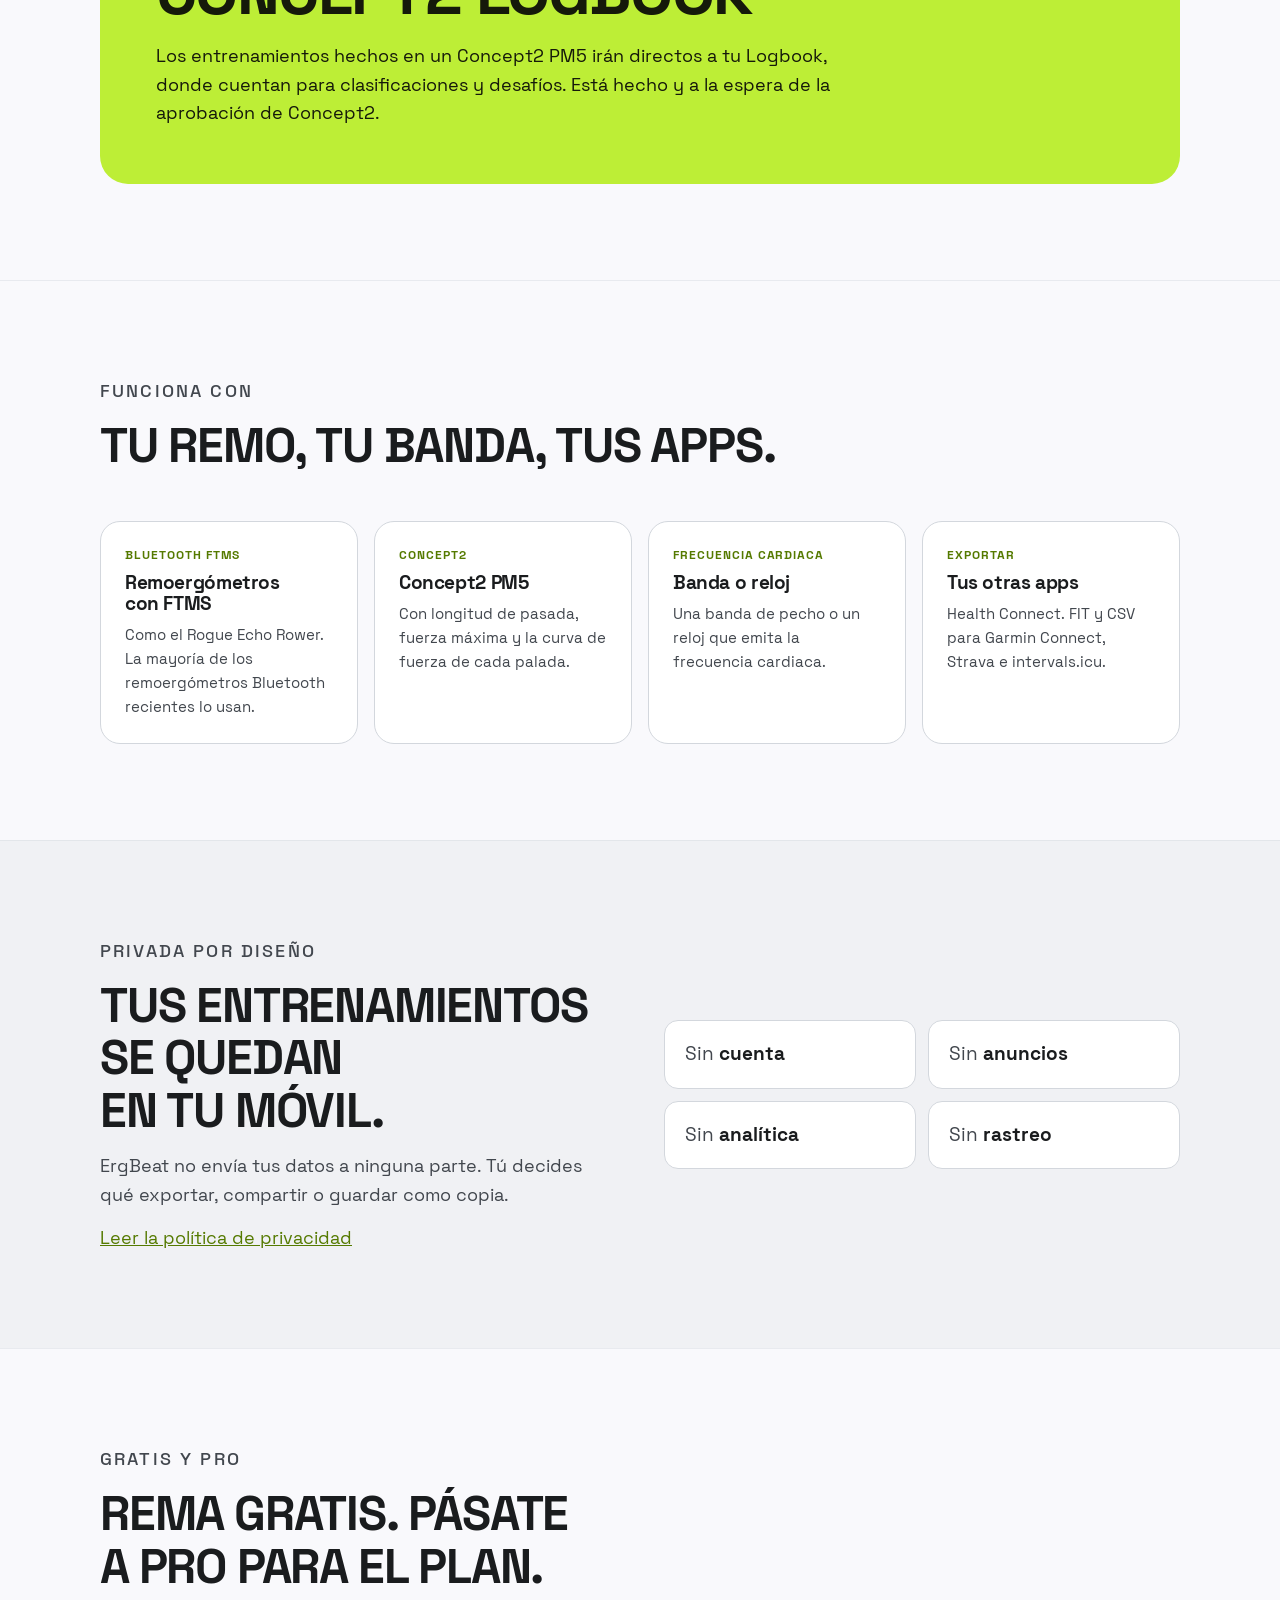
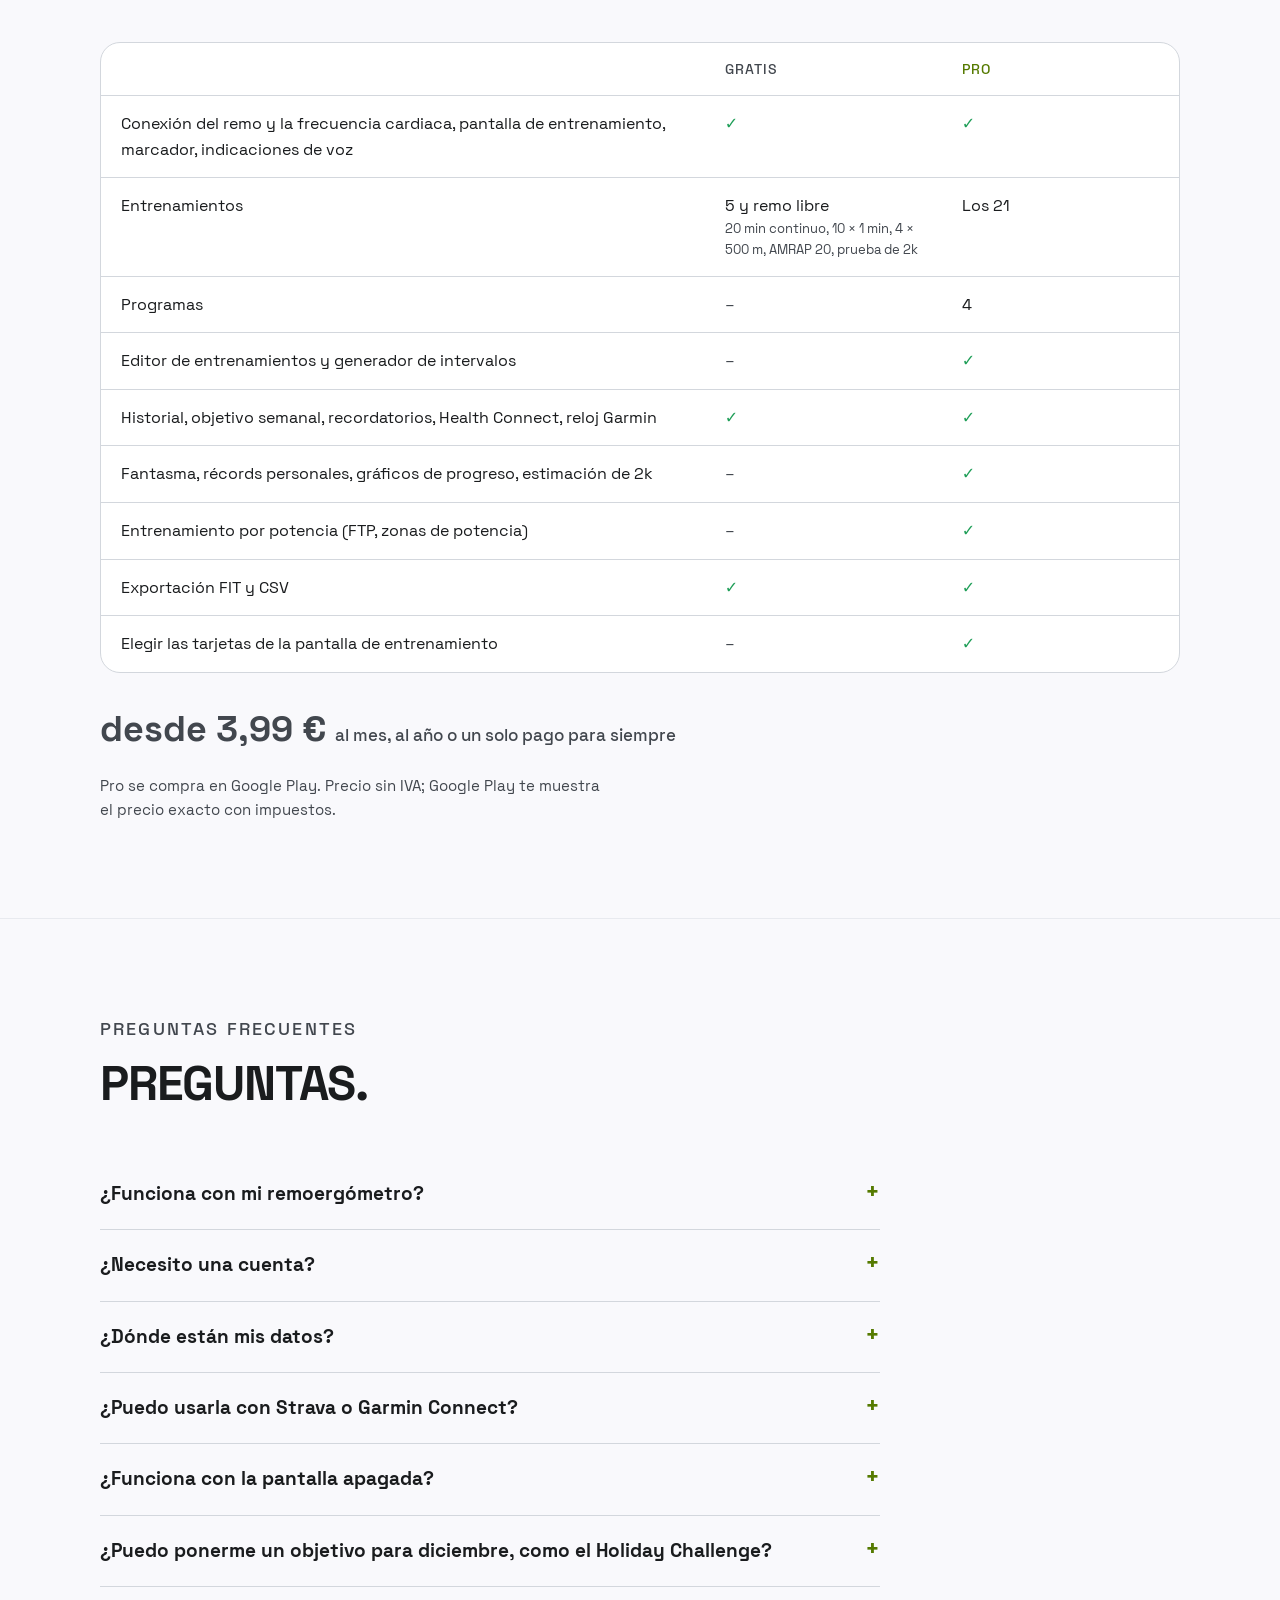
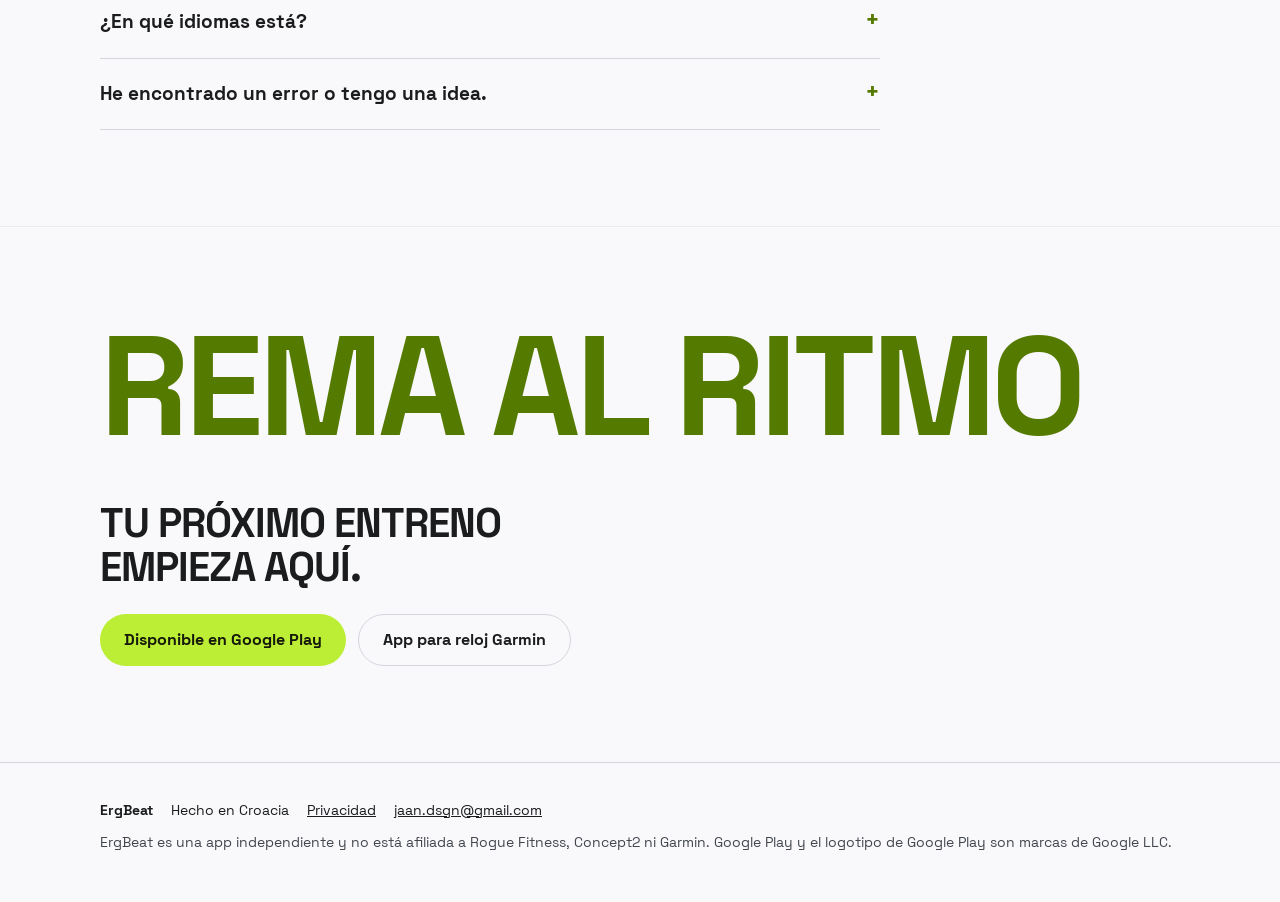
<file: es/index.html>
<!doctype html>
<html lang="es">
<head>
<meta charset="utf-8">
<meta name="viewport" content="width=device-width, initial-scale=1, viewport-fit=cover">
<!-- Generated by tools/site/build.py from tools/site/i18n/es.json. Edit those, not this file. -->
<title>ErgBeat – entrenamientos de remoergómetro con marcador de paladas</title>
<meta name="description" content="Rema con un plan en tu Concept2 PM5 o remoergómetro Bluetooth: un marcador de paladas que ves desde el otro lado de la sala, 21 entrenamientos, programas, récords y una app para relojes Garmin. Sin cuenta, sin anuncios.">
<meta name="theme-color" content="#121316">
<link rel="canonical" href="https://ergbeat.com/es/">
<link rel="alternate" hreflang="en" href="https://ergbeat.com/">
<link rel="alternate" hreflang="hr" href="https://ergbeat.com/hr/">
<link rel="alternate" hreflang="de" href="https://ergbeat.com/de/">
<link rel="alternate" hreflang="es" href="https://ergbeat.com/es/">
<link rel="alternate" hreflang="fr" href="https://ergbeat.com/fr/">
<link rel="alternate" hreflang="it" href="https://ergbeat.com/it/">
<link rel="alternate" hreflang="pt-BR" href="https://ergbeat.com/pt/">
<link rel="alternate" hreflang="pl" href="https://ergbeat.com/pl/">
<link rel="alternate" hreflang="nl" href="https://ergbeat.com/nl/">
<link rel="alternate" hreflang="x-default" href="https://ergbeat.com/">
<meta property="og:type" content="website">
<meta property="og:title" content="ErgBeat – entrenamientos de remoergómetro con marcador de paladas">
<meta property="og:description" content="Rema con un plan en tu Concept2 PM5 o remoergómetro Bluetooth: un marcador de paladas que ves desde el otro lado de la sala, 21 entrenamientos, programas, récords y una app para relojes Garmin. Sin cuenta, sin anuncios.">
<meta property="og:url" content="https://ergbeat.com/es/">
<meta property="og:image" content="https://ergbeat.com/assets/img/og-en.png">
<meta property="og:locale" content="es_ES">
<link rel="icon" href="../assets/img/icon-square.svg" type="image/svg+xml">
<link rel="apple-touch-icon" href="../icon.png">
<link rel="preload" href="../assets/fonts/space-grotesk-bold.woff2" as="font" type="font/woff2" crossorigin>
<link rel="stylesheet" href="../assets/site.css">
</head>
<body>

<a class="sr" href="#how">Ir al contenido</a>
<header class="top">
  <div class="wrap">
    <a class="brand" href="../es/"><img src="../assets/img/icon-rounded.svg" alt="" width="34" height="34">ErgBeat</a>
    <nav aria-label="Secciones">
      <a href="#workouts">Entrenamientos</a>
      <a href="#garmin">Garmin</a>
      <a href="#pro">Gratis y Pro</a>
      <a href="#faq">Preguntas</a>
    </nav>
    <details class="langs">
      <summary aria-label="Idioma: Español">ES</summary>
      <ul>
        <li><a href="../" hreflang="en" lang="en">English<small>EN</small></a></li>
        <li><a href="../hr/" hreflang="hr" lang="hr">Hrvatski<small>HR</small></a></li>
        <li><a href="../de/" hreflang="de" lang="de">Deutsch<small>DE</small></a></li>
        <li><a href="../es/" hreflang="es" lang="es" aria-current="page">Español<small>ES</small></a></li>
        <li><a href="../fr/" hreflang="fr" lang="fr">Français<small>FR</small></a></li>
        <li><a href="../it/" hreflang="it" lang="it">Italiano<small>IT</small></a></li>
        <li><a href="../pt/" hreflang="pt-BR" lang="pt-BR">Português (Brasil)<small>PT</small></a></li>
        <li><a href="../pl/" hreflang="pl" lang="pl">Polski<small>PL</small></a></li>
        <li><a href="../nl/" hreflang="nl" lang="nl">Nederlands<small>NL</small></a></li>
        
      </ul>
    </details>
  </div>
</header>

<main>
<div class="hero">
  <svg class="ribbon" aria-hidden="true" viewBox="0 0 1440 600" preserveAspectRatio="none"><path d="M-80 520 C 300 260, 620 700, 960 400 S 1360 120, 1520 260"/></svg>
  <div class="wrap">
    <div class="hero-copy">
      <p class="label">App Android para remoergómetros</p>
      <h1>Rema al ritmo</h1>
      <p class="hero-sub">Tu remoergómetro, con un <em>entrenador en la pantalla.</em></p>
      <p class="lede">Conéctate por Bluetooth, elige un entrenamiento y rema siguiendo un marcador que ves desde el otro lado de la sala. Zonas de ritmo a partir de tu 2k, indicaciones de voz y tu mejor sesión remando a tu lado como un fantasma.</p>
      <div class="cta">
        <a class="btn btn-volt" href="https://play.google.com/store/apps/details?id=com.kriative.ergbeat">Disponible en Google Play</a>
        <a class="btn btn-ghost" href="#how">Cómo funciona</a>
      </div>
      <ul class="chips">
        <li>Material You</li><li>App para reloj Garmin</li><li class="soon">Logbook sync · pronto</li><li>9 idiomas</li><li>Sin cuenta</li>
      </ul>
      <div class="notes">
        <div class="tester"><span class="dot" aria-hidden="true"></span><p><b>ErgBeat ya está en Google Play.</b> Android 8.0 o superior, gratis con Pro opcional.</p></div>
        <a class="tester tester-link" href="https://apps.garmin.com/en-US/apps/ac5a308d-259f-4e7f-b3a2-029785e9e4a5"><span class="dot" aria-hidden="true"></span><p><b>Novedad:</b> la app para reloj Garmin ya está en la tienda Connect IQ. <span aria-hidden="true">→</span></p></a>
      </div>
    </div>
    <div class="hero-visual">
      <div class="phone"><img src="../assets/img/live-en.webp" width="720" height="1281" alt="Pantalla de entrenamiento de ErgBeat: intervalo 3 de un 5 × 1000 m, faltan 387 metros, en zona, 36 metros por delante del fantasma." fetchpriority="high"></div>
      <div class="watch hero-watch"><img src="../assets/img/watch-interval.webp" width="360" height="360" alt="Pantalla del reloj durante un intervalo: parcial de este intervalo y del anterior, metros por delante del fantasma."></div>
    </div>
  </div>
</div>

<div class="wrap">
  <div class="pacer">
    <svg viewBox="0 0 220 150" role="img" aria-label="El marcador en arco a 26 paladas por minuto: una bola recorre rápido la pasada y vuelve despacio en la recuperación.">
      <path class="arc-track" d="M 30.6 124 A 80 80 0 1 1 189.4 124" pathLength="300"/>
      <path class="arc-fill" d="M 30.6 124 A 80 80 0 1 1 189.4 124" pathLength="300"/>
      <g class="swing"><circle class="bead" cx="110" cy="30" r="12"/></g>
      <text class="spm num" x="110" y="112" text-anchor="middle">26</text>
      <text class="spm-l" x="110" y="132" text-anchor="middle">SPM</text>
    </svg>
    <div>
      <h2>Un marcador que lees desde el asiento.</h2>
      <p>La bola hace de empuñadura. Recorre rápido la pasada y vuelve despacio en la recuperación, justo a tu ritmo de paladas objetivo, mientras el arco se llena con cada palada.</p>
      <div class="phase"><span>Pasada ⅓</span><span>Recuperación ⅔</span></div>
    </div>
  </div>
</div>

<section id="how">
  <div class="wrap">
    <div class="head"><p class="label">Cómo funciona</p><h2>Tres pasos hasta tu primera sesión.</h2></div>
    <ol class="steps">
      <li><h3>Conecta tu remoergómetro</h3><p>Cualquier remoergómetro con Bluetooth FTMS o un Concept2 PM5. Añade una banda de pecho o un reloj que emita la frecuencia cardiaca.</p></li>
      <li><h3>Elige un entrenamiento</h3><p>La sugerencia del día, uno de los 21 entrenamientos, un día de programa o uno tuyo.</p></li>
      <li><h3>Rema</h3><p>El marcador en arco recorre la pasada y la recuperación a tu ritmo objetivo. La pantalla te dice si vas muy fuerte, en zona o muy suave.</p></li>
      
    </ol>
  </div>
</section>

<section id="screen">
  <div class="wrap split">
    <div>
      <div class="head"><p class="label">La pantalla de entrenamiento</p><h2>Hecha para leerse desde el asiento.</h2></div>
      <ul class="feats">
        <li><p><b>Zonas de ritmo a partir de tu 2k:</b> <span>de UT2 a AN, con respuesta en cada palada.</span></p></li>
        <li><p><b>Rema contra un fantasma</b> <span>de tu mejor sesión o de la última, con la diferencia en metros.</span></p></li>
        <li><p><b>Voz, pitidos y metrónomo,</b> <span>para no tener que mirar la pantalla en las series largas.</span></p></li>
        <li><p><b>Empieza con la primera palada,</b> <span>pausa automática al parar y ajustes rápidos sin salir.</span></p></li>
        <li><p><b>Vertical u horizontal,</b> <span>sigue funcionando con la pantalla apagada o en imagen en imagen.</span></p></li>
        
      </ul>
      <div class="zones" aria-label="Zona en directo"><span class="chip e">Muy suave</span><span class="chip z">En zona</span><span class="chip h">Muy fuerte</span></div>
    </div>
    <div class="media col">
      <div class="landscape"><div class="phone"><img src="../assets/img/landscape-en.webp" width="1100" height="507" alt="La pantalla de entrenamiento en horizontal: marcador en arco a la izquierda, datos a la derecha." loading="lazy"></div></div>
    </div>
  </div>
</section>

<section id="workouts">
  <div class="wrap">
    <div class="head"><p class="label">Entrenamientos y programas</p><h2>Rema con un plan.</h2>
      <p>21 entrenamientos: remo continuo, intervalos, sprints, pirámide, escalera de ritmo, WODs estilo CrossFit con burpees o wall balls y pruebas de 500 m, 1k, 2k, 5k y 30 minutos.</p></div>
    <div class="trio">
      <figure><div class="phone"><img src="../assets/img/workouts-en.webp" width="520" height="925" alt="Lista de entrenamientos duros: intervalos, sprints y WODs." loading="lazy"></div><figcaption><b>21 entrenamientos</b>De 20 minutos continuos a una prueba de 2k.</figcaption></figure>
      <figure><div class="phone"><img src="../assets/img/program-en.webp" width="520" height="925" alt="El programa Construcción: semana 1 hecha, el día siguiente destacado." loading="lazy"></div><figcaption><b>Cuatro programas</b>De cuatro semanas cada uno, con el ritmo de tu propio 2k. Todos terminan con una prueba de 2k.</figcaption></figure>
      <figure><div class="phone"><img src="../assets/img/editor-en.webp" width="520" height="925" alt="Editor de entrenamientos con intervalos de remo y wall balls." loading="lazy"></div><figcaption><b>Editor de entrenamientos</b>Intervalos, descansos y ejercicios fuera del remo. Compártelo con un enlace o código QR.</figcaption></figure>
      
    </div>
    <ul class="programs">
      <li>Fundamentos<small>Empezar a remar</small></li>
      <li>Construcción<small>Más volumen</small></li>
      <li>Cima<small>A por un 2k</small></li>
      <li>Motor CrossFit<small>Acondicionamiento para el box</small></li>
      
    </ul>
  </div>
</section>

<section id="progress">
  <div class="wrap split rev">
    <div>
      <div class="head"><p class="label">Progreso</p><h2>Mira cómo se acumula.</h2></div>
      <ul class="feats">
        <li><p><b>Objetivo semanal en metros</b> <span>y una racha de semanas.</span></p></li>
        <li><p><b>Una estimación de 2k,</b> <span>tendencia de ritmo y el mismo entrenamiento a lo largo del tiempo.</span></p></li>
        <li><p><b>Cada sesión</b> <span>con parciales, frecuencia cardiaca y potencia, por intervalo.</span></p></li>
        <li><p><b>Récords personales,</b> <span>detectados automáticamente en cada sesión:</span></p></li>
        
      </ul>
      <div class="records num" aria-label="Distancias y tiempos de récord"><span>500 m</span><span>1k</span><span>2k</span><span>5k</span><span>10k</span><span>1 min</span><span>4 min</span><span>30 min</span><span>kcal/min</span></div>
    </div>
    <div class="media"><div class="phone"><img src="../assets/img/progress-en.webp" width="520" height="925" alt="Pantalla de progreso: objetivo semanal, volumen semanal y estimación de 2k." loading="lazy"></div></div>
  </div>
</section>

<section id="themes" class="band">
  <svg class="ribbon" aria-hidden="true" viewBox="0 0 1440 600" preserveAspectRatio="none"><path d="M-80 520 C 300 260, 620 700, 960 400 S 1360 120, 1520 260"/></svg>
  <div class="wrap split">
    <div>
      <div class="head"><p class="label">Material You</p><h2>Clara. Oscura. Tuya.</h2>
        <p>Diseño Material 3 completo con tema claro y oscuro. Sigue a tu móvil y, en Android 12 o posterior, puede tomar los colores de tu fondo de pantalla.</p></div>
    </div>
    <div class="pair">
      <div class="phone"><img src="../assets/img/live-light.webp" width="720" height="1281" alt="Pantalla de entrenamiento en tema claro" loading="lazy"></div>
      <div class="phone"><img src="../assets/img/live-dark.webp" width="720" height="1281" alt="Pantalla de entrenamiento en tema oscuro" loading="lazy"></div>
    </div>
  </div>
</section>

<section id="garmin">
  <div class="wrap split">
    <div>
      <div class="head"><p class="label">Garmin</p><h2>También en tu muñeca.</h2>
        <p><b>ErgBeat para Garmin</b> es una app gratuita de Connect IQ. El reloj muestra el entrenamiento y lo registra en Garmin Connect con los datos de tu remoergómetro, la frecuencia cardiaca de la muñeca y una vuelta por cada intervalo.</p></div>
      <p class="models">Funciona con fēnix 8 (43 mm, 47 mm, Pro 47 mm, Solar 47 mm y 51 mm), Forerunner 965 y Forerunner 265.</p>
      <p><a class="btn btn-volt" href="https://apps.garmin.com/en-US/apps/ac5a308d-259f-4e7f-b3a2-029785e9e4a5">Descárgala en la tienda Connect IQ</a></p>
    </div>
    <div class="watches">
      <div class="watch"><img src="../assets/img/watch-interval.webp" width="360" height="360" alt="Pantalla del reloj durante un intervalo: parcial de este intervalo y del anterior, metros por delante del fantasma." loading="lazy"></div>
      <div class="watch"><img src="../assets/img/watch-summary.webp" width="360" height="360" alt="Resumen en el reloj después del entrenamiento." loading="lazy"></div>
    </div>
  </div>
</section>

<section id="logbook">
  <div class="wrap">
    <div class="sooncard">
      <p class="label">Próximamente</p>
      <h2>Sincronización con Concept2 Logbook</h2>
      <p>Los entrenamientos hechos en un Concept2 PM5 irán directos a tu Logbook, donde cuentan para clasificaciones y desafíos. Está hecho y a la espera de la aprobación de Concept2.</p>
    </div>
  </div>
</section>

<section id="devices">
  <div class="wrap">
    <div class="head"><p class="label">Funciona con</p><h2>Tu remo, tu banda, tus apps.</h2></div>
    <div class="devices">
      <div class="device"><span class="tag">Bluetooth FTMS</span><h3>Remoergómetros con FTMS</h3><p>Como el Rogue Echo Rower. La mayoría de los remoergómetros Bluetooth recientes lo usan.</p></div>
      <div class="device"><span class="tag">Concept2</span><h3>Concept2 PM5</h3><p>Con longitud de pasada, fuerza máxima y la curva de fuerza de cada palada.</p></div>
      <div class="device"><span class="tag">Frecuencia cardiaca</span><h3>Banda o reloj</h3><p>Una banda de pecho o un reloj que emita la frecuencia cardiaca.</p></div>
      <div class="device"><span class="tag">Exportar</span><h3>Tus otras apps</h3><p>Health Connect. FIT y CSV para Garmin Connect, Strava e intervals.icu.</p></div>
      
    </div>
  </div>
</section>

<section class="privacy" id="privacy">
  <div class="wrap">
    <div class="head" style="margin-bottom:0"><p class="label">Privada por diseño</p><h2>Tus entrenamientos se quedan en tu móvil.</h2>
      <p>ErgBeat no envía tus datos a ninguna parte. Tú decides qué exportar, compartir o guardar como copia.</p>
      <p><a href="../privacy.html#es">Leer la política de privacidad</a></p></div>
    <ul class="nos"><li><span>Sin</span> cuenta</li><li><span>Sin</span> anuncios</li><li><span>Sin</span> analítica</li><li><span>Sin</span> rastreo</li></ul>
  </div>
</section>

<section id="pro">
  <div class="wrap">
    <div class="head"><p class="label">Gratis y Pro</p><h2>Rema gratis. Pásate a Pro para el plan.</h2></div>
    <div class="tablewrap">
      <table>
        <thead><tr><th scope="col"><span class="sr">Función</span></th><th scope="col">Gratis</th><th scope="col" class="pro">Pro</th></tr></thead>
        <tbody>
          <tr><td>Conexión del remo y la frecuencia cardiaca, pantalla de entrenamiento, marcador, indicaciones de voz</td><td class="y" aria-label="Incluido">✓</td><td class="y" aria-label="Incluido">✓</td></tr>
          <tr><td>Entrenamientos</td><td>5 y remo libre<small>20 min continuo, 10 × 1 min, 4 × 500 m, AMRAP 20, prueba de 2k</small></td><td>Los 21</td></tr>
          <tr><td>Programas</td><td class="n" aria-label="No incluido">–</td><td>4</td></tr>
          <tr><td>Editor de entrenamientos y generador de intervalos</td><td class="n" aria-label="No incluido">–</td><td class="y" aria-label="Incluido">✓</td></tr>
          <tr><td>Historial, objetivo semanal, recordatorios, Health Connect, reloj Garmin</td><td class="y" aria-label="Incluido">✓</td><td class="y" aria-label="Incluido">✓</td></tr>
          <tr><td>Fantasma, récords personales, gráficos de progreso, estimación de 2k</td><td class="n" aria-label="No incluido">–</td><td class="y" aria-label="Incluido">✓</td></tr>
          <tr><td>Entrenamiento por potencia (FTP, zonas de potencia)</td><td class="n" aria-label="No incluido">–</td><td class="y" aria-label="Incluido">✓</td></tr>
          <tr><td>Exportación FIT y CSV</td><td class="y" aria-label="Incluido">✓</td><td class="y" aria-label="Incluido">✓</td></tr>
          <tr><td>Elegir las tarjetas de la pantalla de entrenamiento</td><td class="n" aria-label="No incluido">–</td><td class="y" aria-label="Incluido">✓</td></tr>
          
        </tbody>
      </table>
    </div>
    <div class="price">
      <p class="from num">desde 3,99 € <small>al mes, al año o un solo pago para siempre</small></p>
      <p>Pro se compra en Google Play. Precio sin IVA; Google Play te muestra el precio exacto con impuestos.</p>
    </div>
  </div>
</section>

<section id="faq">
  <div class="wrap">
    <div class="head"><p class="label">Preguntas frecuentes</p><h2>Preguntas.</h2></div>
    <div class="faq">
      <details><summary>¿Funciona con mi remoergómetro?</summary><p>Si tu remo o su monitor usa Bluetooth FTMS (la mayoría de los remos Bluetooth recientes lo hacen), sí. El Concept2 PM5 es compatible directamente. ¿No estás seguro? Instala la app y toca el botón Remo: ErgBeat muestra lo que encuentra, y hay un remo de demostración para probarlo todo sin máquina.</p></details>
      <details><summary>¿Necesito una cuenta?</summary><p>No. No hay cuenta ni inicio de sesión.</p></details>
      <details><summary>¿Dónde están mis datos?</summary><p>En tu móvil. Puedes hacer una copia en el archivo que elijas (por ejemplo en Google Drive) y exportar sesiones en FIT o CSV.</p></details>
      <details><summary>¿Puedo usarla con Strava o Garmin Connect?</summary><p>Sí. La app para Garmin registra directamente en Garmin Connect, y ErgBeat exporta archivos FIT para Strava, Garmin Connect e intervals.icu.</p></details>
      <details><summary>¿Funciona con la pantalla apagada?</summary><p>Sí. El entrenamiento sigue con la pantalla apagada, con una notificación en la pantalla de bloqueo.</p></details>
      <details><summary>¿Puedo ponerme un objetivo para diciembre, como el Holiday Challenge?</summary><p>Sí. En Progreso, crea un objetivo para un periodo: metros y fechas, por ejemplo 100 000 m del 26 de noviembre al 24 de diciembre. ErgBeat te muestra cuánto te falta al día y si vas por delante del plan, y puedes compartir tu progreso como imagen. Funciona con cualquier remo. El Holiday Challenge de Concept2 cuenta los metros del Concept2 Logbook hechos en máquinas Concept2.</p></details>
      <details><summary>¿En qué idiomas está?</summary><p>Inglés, croata, alemán, español, francés, italiano, portugués, polaco y neerlandés.</p></details>
      <details><summary>He encontrado un error o tengo una idea.</summary><p>Usa <i>Enviar comentarios</i> en la app o escribe a <a href="mailto:jaan.dsgn@gmail.com">jaan.dsgn@gmail.com</a>.</p></details>
      
    </div>
  </div>
</section>

<section class="closing">
  <div class="wrap">
    <p class="shout" aria-hidden="true">Rema al ritmo</p>
    <h2>Tu próximo entreno empieza aquí.</h2>
    <div class="cta">
      <a class="btn btn-volt" href="https://play.google.com/store/apps/details?id=com.kriative.ergbeat">Disponible en Google Play</a>
      <a class="btn btn-ghost" href="https://apps.garmin.com/en-US/apps/ac5a308d-259f-4e7f-b3a2-029785e9e4a5">App para reloj Garmin</a>
    </div>
  </div>
</section>
</main>

<footer>
  <div class="wrap">
    <div class="row"><b>ErgBeat</b><span>Hecho en Croacia</span><a href="../privacy.html#es">Privacidad</a><a href="mailto:jaan.dsgn@gmail.com">jaan.dsgn@gmail.com</a></div>
    <p>ErgBeat es una app independiente y no está afiliada a Rogue Fitness, Concept2 ni Garmin. Google Play y el logotipo de Google Play son marcas de Google LLC.</p>
  </div>
</footer>
</body>
</html>
</file>
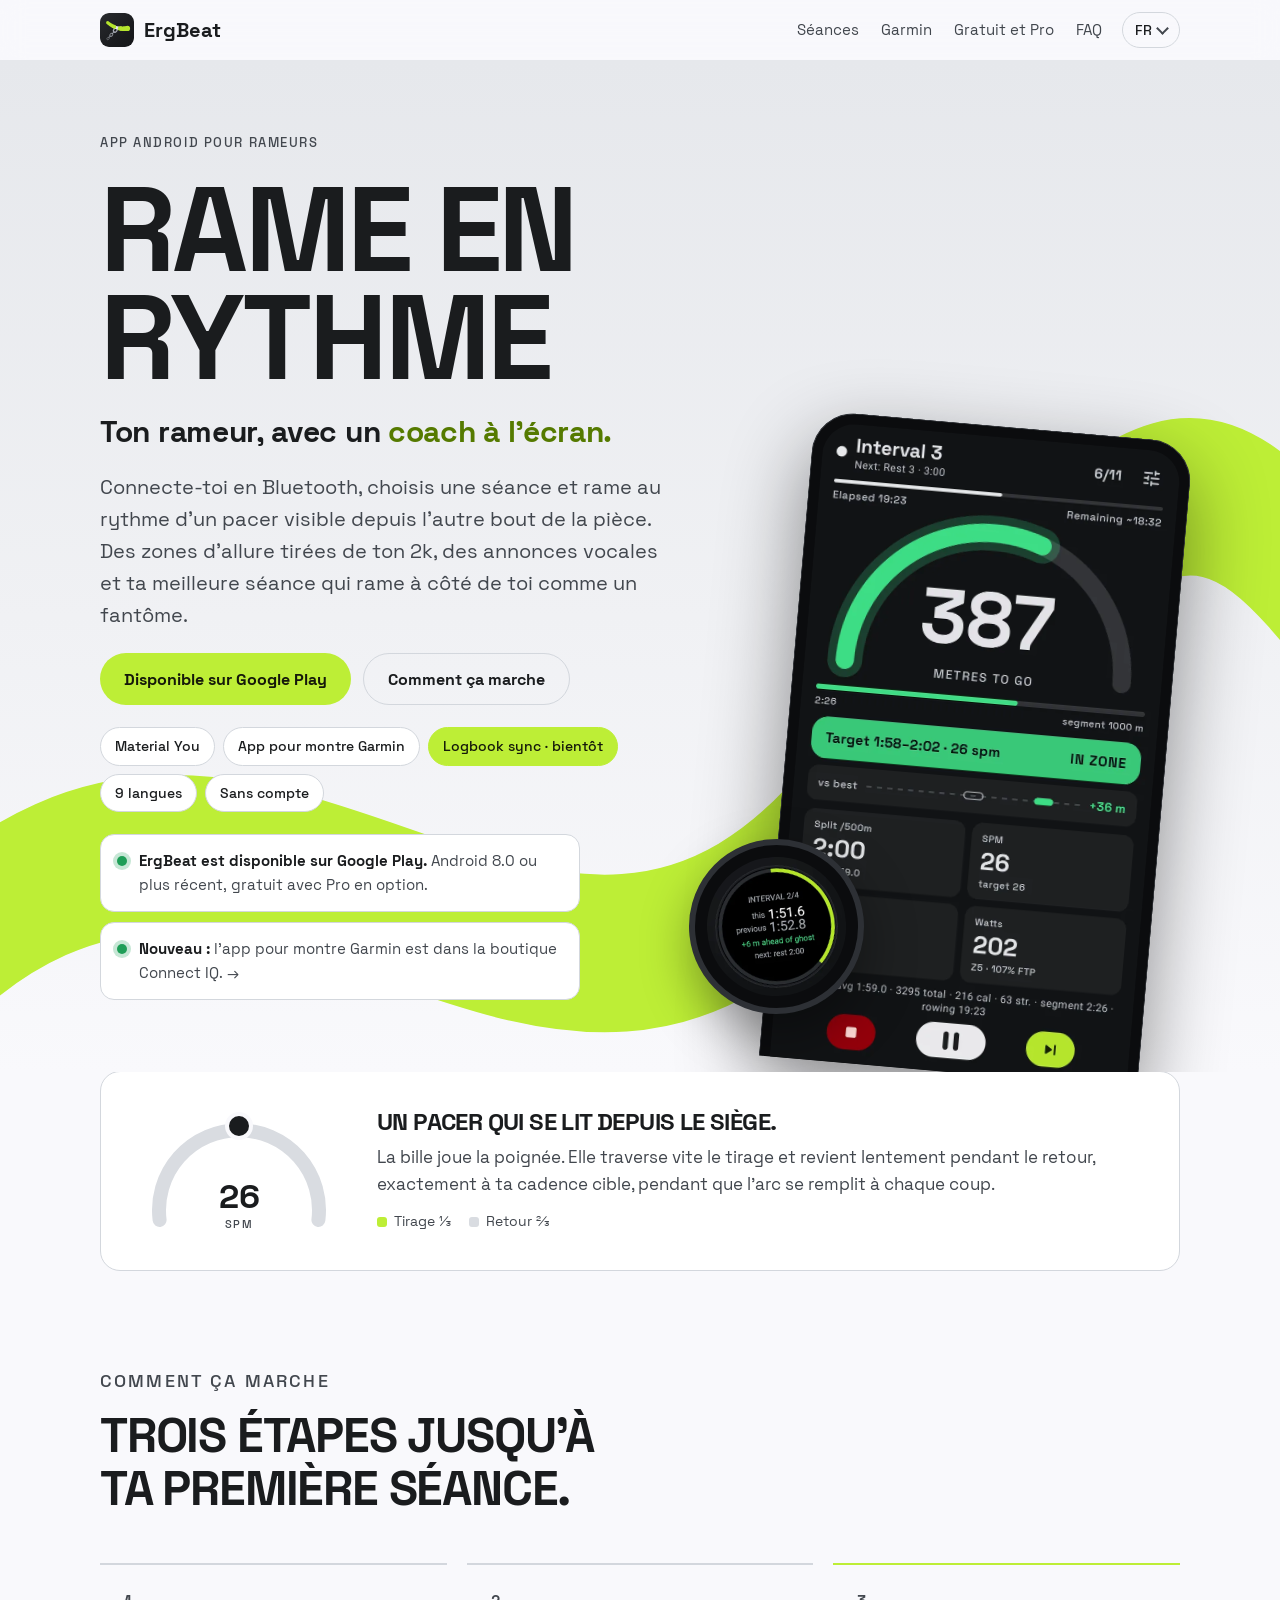
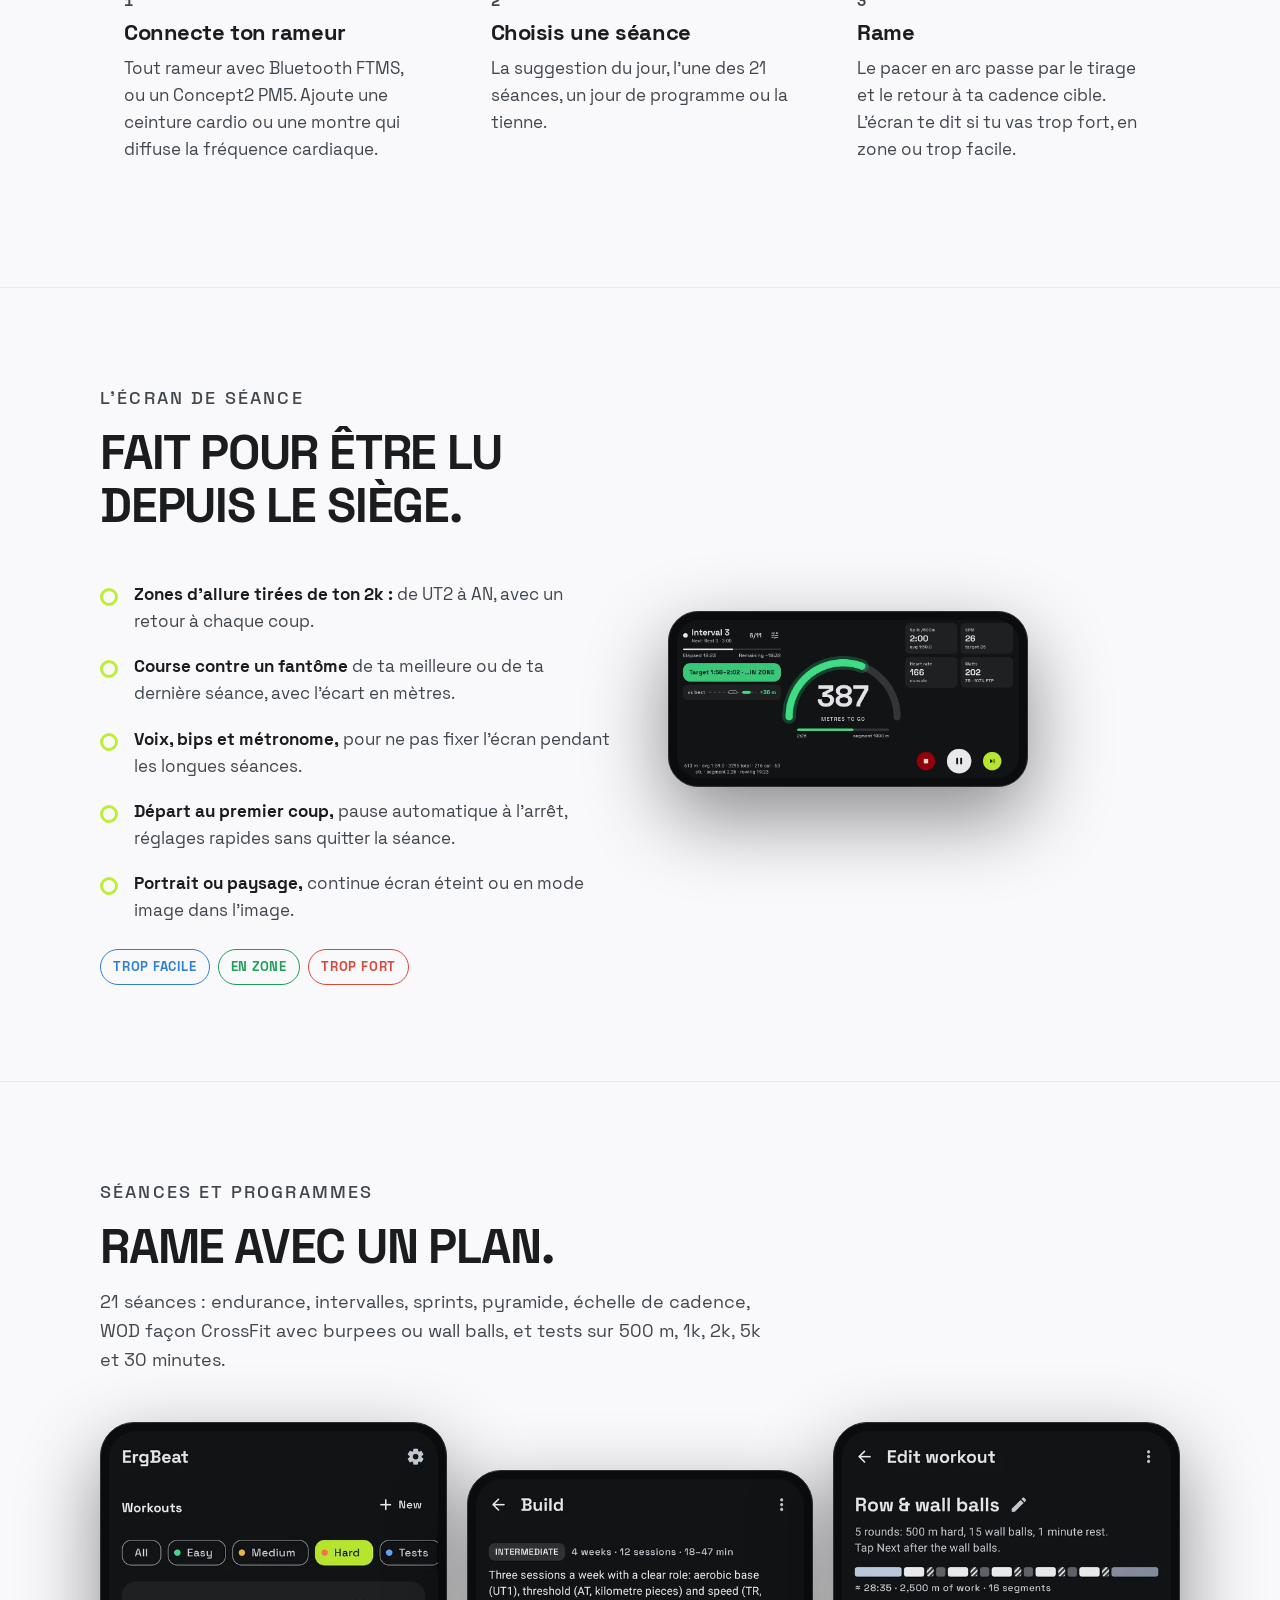
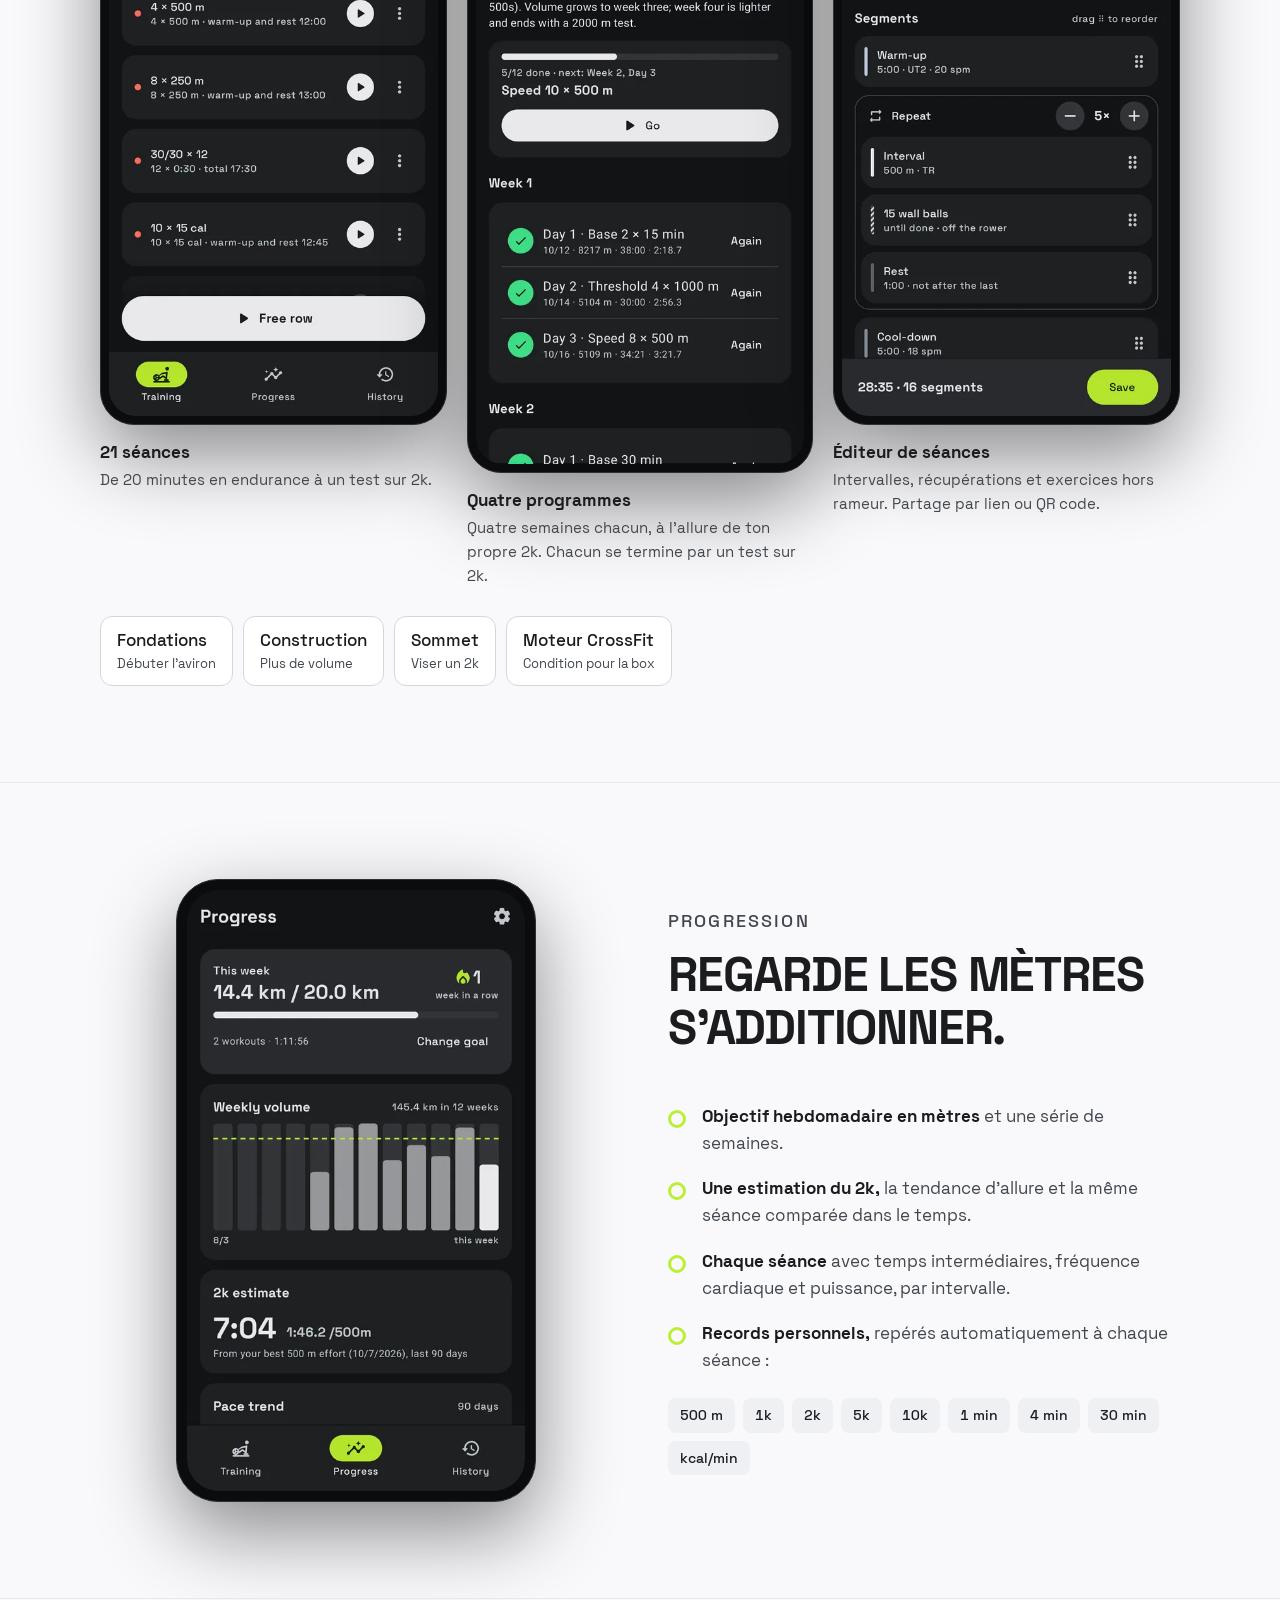
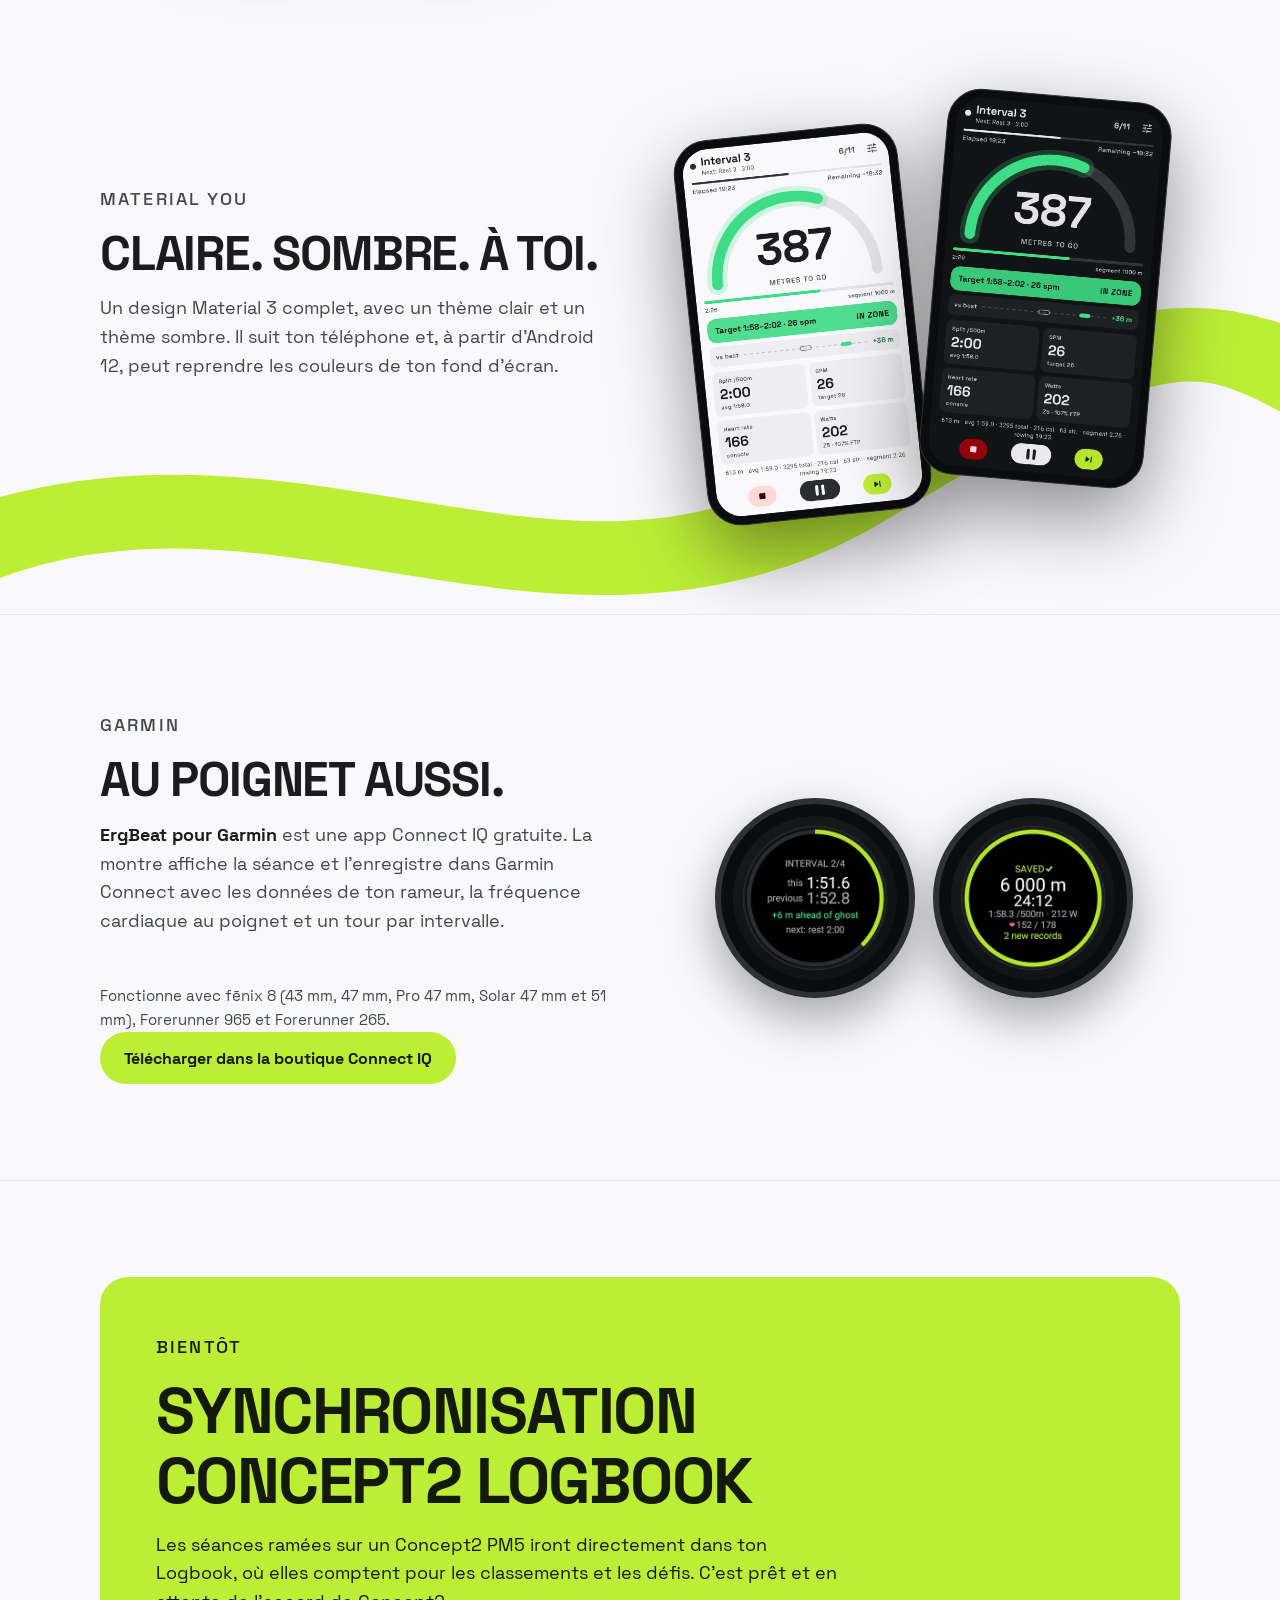
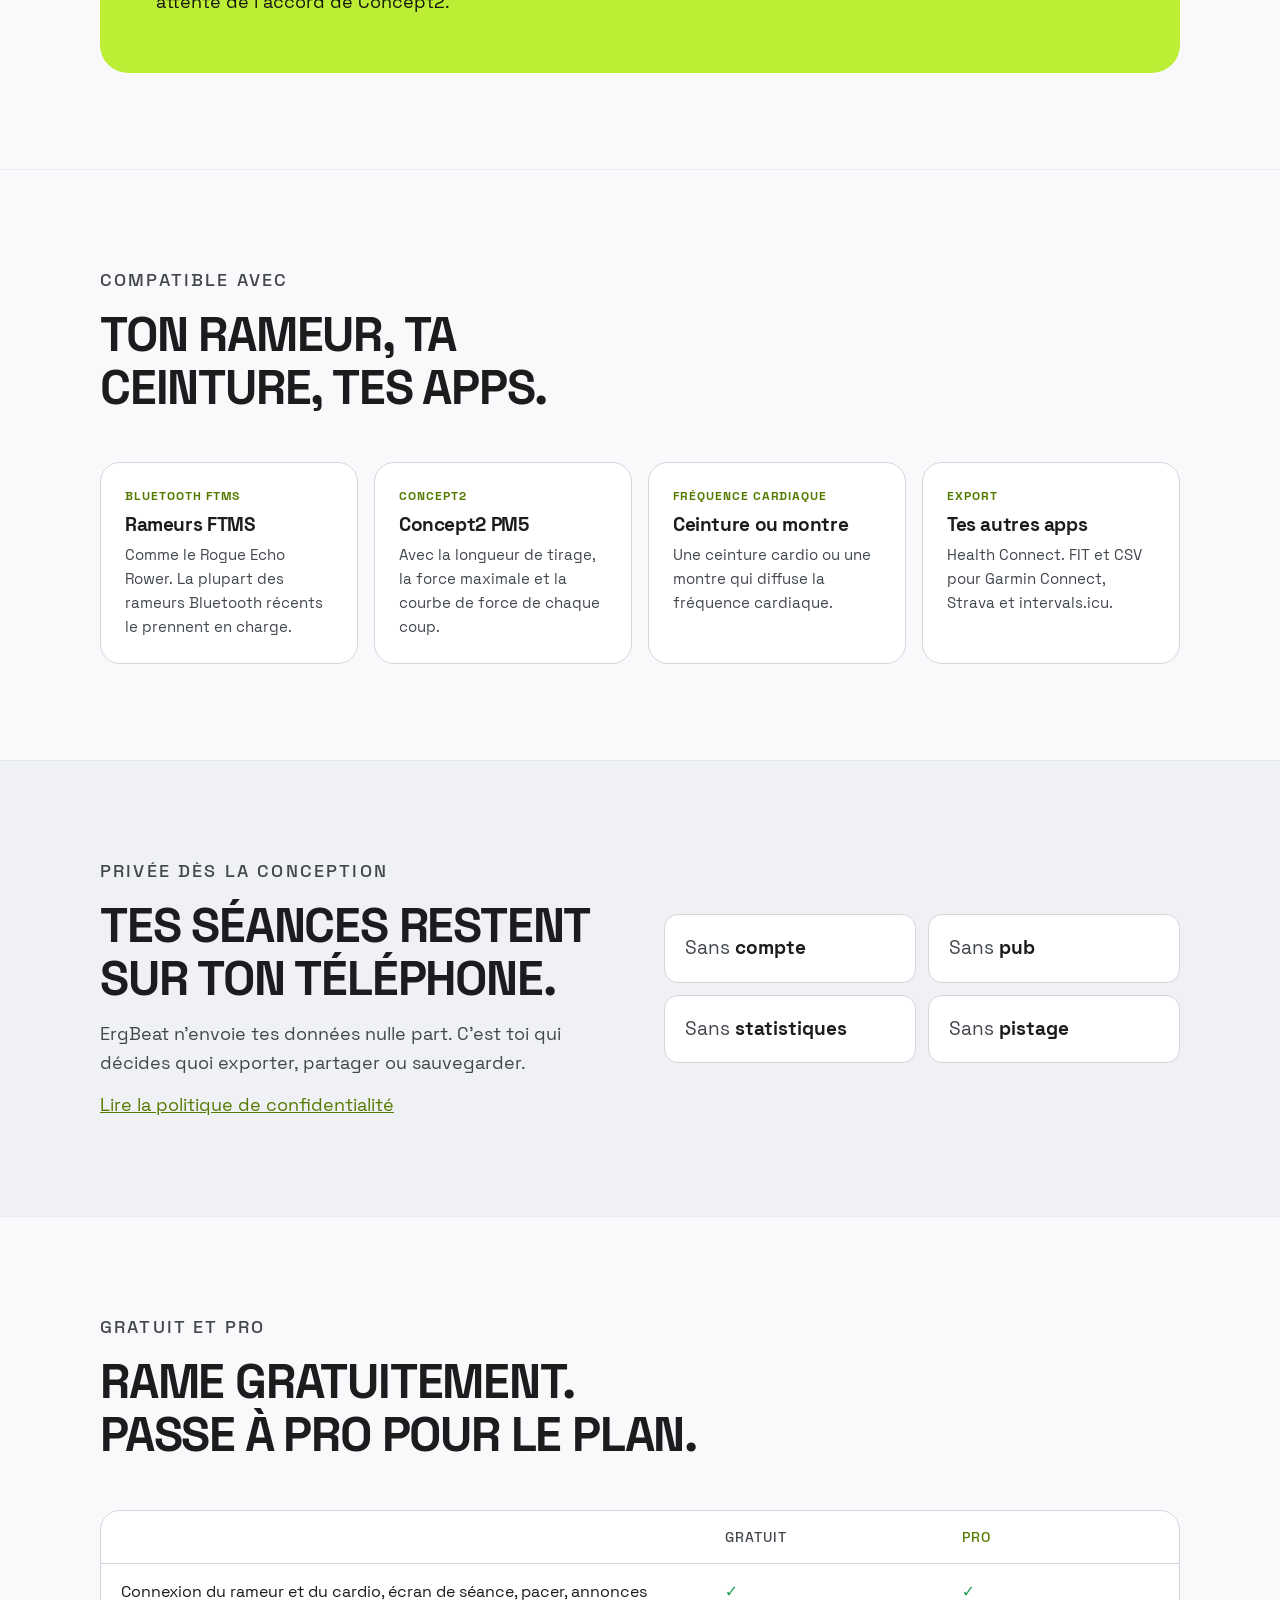
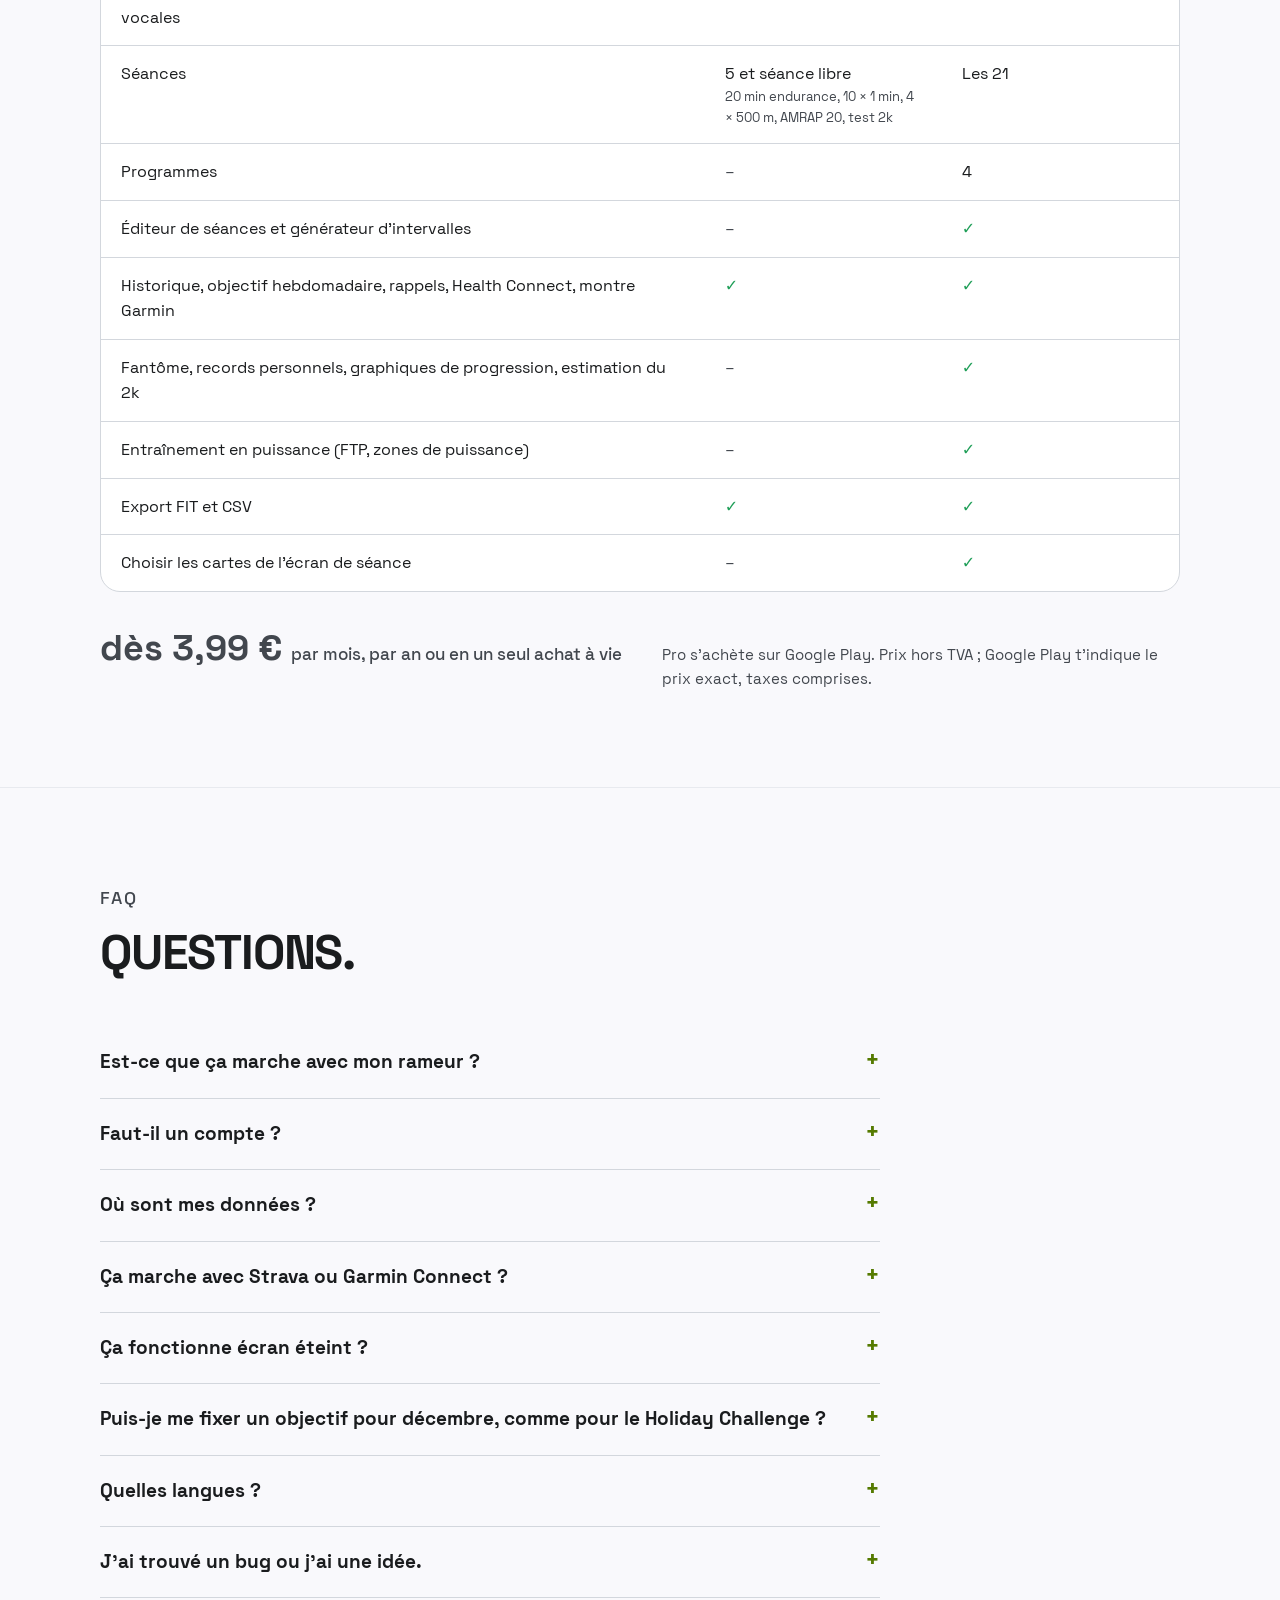
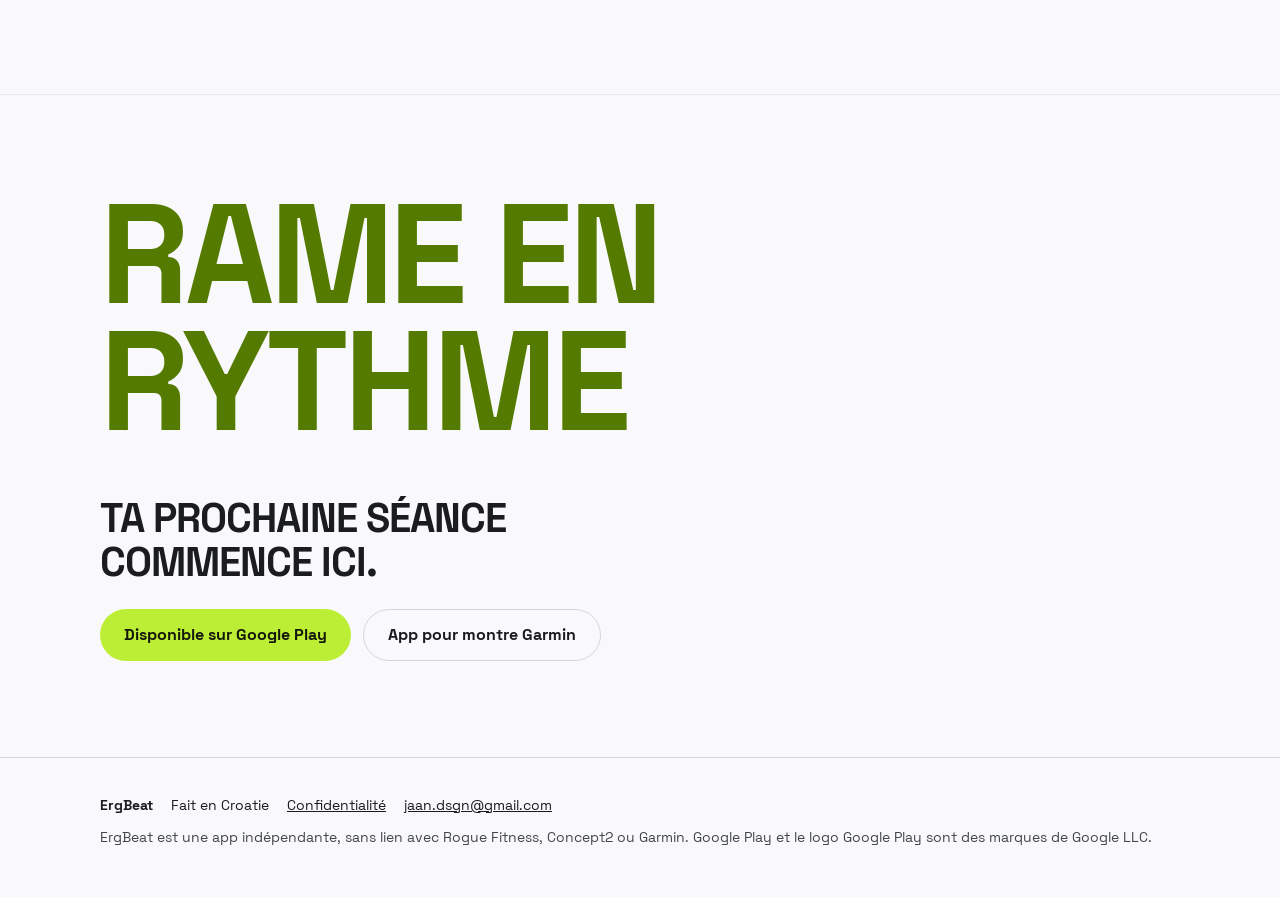
<file: fr/index.html>
<!doctype html>
<html lang="fr">
<head>
<meta charset="utf-8">
<meta name="viewport" content="width=device-width, initial-scale=1, viewport-fit=cover">
<!-- Generated by tools/site/build.py from tools/site/i18n/fr.json. Edit those, not this file. -->
<title>ErgBeat – séances de rameur avec un pacer de cadence</title>
<meta name="description" content="Rame avec un plan sur ton Concept2 PM5 ou ton rameur Bluetooth : un pacer de cadence lisible depuis l'autre bout de la pièce, 21 séances, des programmes, des records et une app pour montre Garmin. Sans compte, sans pub.">
<meta name="theme-color" content="#121316">
<link rel="canonical" href="https://ergbeat.com/fr/">
<link rel="alternate" hreflang="en" href="https://ergbeat.com/">
<link rel="alternate" hreflang="hr" href="https://ergbeat.com/hr/">
<link rel="alternate" hreflang="de" href="https://ergbeat.com/de/">
<link rel="alternate" hreflang="es" href="https://ergbeat.com/es/">
<link rel="alternate" hreflang="fr" href="https://ergbeat.com/fr/">
<link rel="alternate" hreflang="it" href="https://ergbeat.com/it/">
<link rel="alternate" hreflang="pt-BR" href="https://ergbeat.com/pt/">
<link rel="alternate" hreflang="pl" href="https://ergbeat.com/pl/">
<link rel="alternate" hreflang="nl" href="https://ergbeat.com/nl/">
<link rel="alternate" hreflang="x-default" href="https://ergbeat.com/">
<meta property="og:type" content="website">
<meta property="og:title" content="ErgBeat – séances de rameur avec un pacer de cadence">
<meta property="og:description" content="Rame avec un plan sur ton Concept2 PM5 ou ton rameur Bluetooth : un pacer de cadence lisible depuis l'autre bout de la pièce, 21 séances, des programmes, des records et une app pour montre Garmin. Sans compte, sans pub.">
<meta property="og:url" content="https://ergbeat.com/fr/">
<meta property="og:image" content="https://ergbeat.com/assets/img/og-en.png">
<meta property="og:locale" content="fr_FR">
<link rel="icon" href="../assets/img/icon-square.svg" type="image/svg+xml">
<link rel="apple-touch-icon" href="../icon.png">
<link rel="preload" href="../assets/fonts/space-grotesk-bold.woff2" as="font" type="font/woff2" crossorigin>
<link rel="stylesheet" href="../assets/site.css">
</head>
<body>

<a class="sr" href="#how">Aller au contenu</a>
<header class="top">
  <div class="wrap">
    <a class="brand" href="../fr/"><img src="../assets/img/icon-rounded.svg" alt="" width="34" height="34">ErgBeat</a>
    <nav aria-label="Sections">
      <a href="#workouts">Séances</a>
      <a href="#garmin">Garmin</a>
      <a href="#pro">Gratuit et Pro</a>
      <a href="#faq">FAQ</a>
    </nav>
    <details class="langs">
      <summary aria-label="Langue: Français">FR</summary>
      <ul>
        <li><a href="../" hreflang="en" lang="en">English<small>EN</small></a></li>
        <li><a href="../hr/" hreflang="hr" lang="hr">Hrvatski<small>HR</small></a></li>
        <li><a href="../de/" hreflang="de" lang="de">Deutsch<small>DE</small></a></li>
        <li><a href="../es/" hreflang="es" lang="es">Español<small>ES</small></a></li>
        <li><a href="../fr/" hreflang="fr" lang="fr" aria-current="page">Français<small>FR</small></a></li>
        <li><a href="../it/" hreflang="it" lang="it">Italiano<small>IT</small></a></li>
        <li><a href="../pt/" hreflang="pt-BR" lang="pt-BR">Português (Brasil)<small>PT</small></a></li>
        <li><a href="../pl/" hreflang="pl" lang="pl">Polski<small>PL</small></a></li>
        <li><a href="../nl/" hreflang="nl" lang="nl">Nederlands<small>NL</small></a></li>
        
      </ul>
    </details>
  </div>
</header>

<main>
<div class="hero">
  <svg class="ribbon" aria-hidden="true" viewBox="0 0 1440 600" preserveAspectRatio="none"><path d="M-80 520 C 300 260, 620 700, 960 400 S 1360 120, 1520 260"/></svg>
  <div class="wrap">
    <div class="hero-copy">
      <p class="label">App Android pour rameurs</p>
      <h1>Rame en rythme</h1>
      <p class="hero-sub">Ton rameur, avec un <em>coach à l'écran.</em></p>
      <p class="lede">Connecte-toi en Bluetooth, choisis une séance et rame au rythme d'un pacer visible depuis l'autre bout de la pièce. Des zones d'allure tirées de ton 2k, des annonces vocales et ta meilleure séance qui rame à côté de toi comme un fantôme.</p>
      <div class="cta">
        <a class="btn btn-volt" href="https://play.google.com/store/apps/details?id=com.kriative.ergbeat">Disponible sur Google Play</a>
        <a class="btn btn-ghost" href="#how">Comment ça marche</a>
      </div>
      <ul class="chips">
        <li>Material You</li><li>App pour montre Garmin</li><li class="soon">Logbook sync · bientôt</li><li>9 langues</li><li>Sans compte</li>
      </ul>
      <div class="notes">
        <div class="tester"><span class="dot" aria-hidden="true"></span><p><b>ErgBeat est disponible sur Google Play.</b> Android 8.0 ou plus récent, gratuit avec Pro en option.</p></div>
        <a class="tester tester-link" href="https://apps.garmin.com/en-US/apps/ac5a308d-259f-4e7f-b3a2-029785e9e4a5"><span class="dot" aria-hidden="true"></span><p><b>Nouveau :</b> l’app pour montre Garmin est dans la boutique Connect IQ. <span aria-hidden="true">→</span></p></a>
      </div>
    </div>
    <div class="hero-visual">
      <div class="phone"><img src="../assets/img/live-en.webp" width="720" height="1281" alt="Écran de séance ErgBeat : intervalle 3 d'une séance 5 × 1000 m, encore 387 mètres, en zone, 36 mètres devant le fantôme." fetchpriority="high"></div>
      <div class="watch hero-watch"><img src="../assets/img/watch-interval.webp" width="360" height="360" alt="Écran de la montre pendant un intervalle : temps de cet intervalle et du précédent, mètres d'avance sur le fantôme."></div>
    </div>
  </div>
</div>

<div class="wrap">
  <div class="pacer">
    <svg viewBox="0 0 220 150" role="img" aria-label="Le pacer en arc à 26 coups par minute : une bille traverse vite le tirage et revient lentement pendant le retour.">
      <path class="arc-track" d="M 30.6 124 A 80 80 0 1 1 189.4 124" pathLength="300"/>
      <path class="arc-fill" d="M 30.6 124 A 80 80 0 1 1 189.4 124" pathLength="300"/>
      <g class="swing"><circle class="bead" cx="110" cy="30" r="12"/></g>
      <text class="spm num" x="110" y="112" text-anchor="middle">26</text>
      <text class="spm-l" x="110" y="132" text-anchor="middle">SPM</text>
    </svg>
    <div>
      <h2>Un pacer qui se lit depuis le siège.</h2>
      <p>La bille joue la poignée. Elle traverse vite le tirage et revient lentement pendant le retour, exactement à ta cadence cible, pendant que l'arc se remplit à chaque coup.</p>
      <div class="phase"><span>Tirage ⅓</span><span>Retour ⅔</span></div>
    </div>
  </div>
</div>

<section id="how">
  <div class="wrap">
    <div class="head"><p class="label">Comment ça marche</p><h2>Trois étapes jusqu'à ta première séance.</h2></div>
    <ol class="steps">
      <li><h3>Connecte ton rameur</h3><p>Tout rameur avec Bluetooth FTMS, ou un Concept2 PM5. Ajoute une ceinture cardio ou une montre qui diffuse la fréquence cardiaque.</p></li>
      <li><h3>Choisis une séance</h3><p>La suggestion du jour, l'une des 21 séances, un jour de programme ou la tienne.</p></li>
      <li><h3>Rame</h3><p>Le pacer en arc passe par le tirage et le retour à ta cadence cible. L'écran te dit si tu vas trop fort, en zone ou trop facile.</p></li>
      
    </ol>
  </div>
</section>

<section id="screen">
  <div class="wrap split">
    <div>
      <div class="head"><p class="label">L'écran de séance</p><h2>Fait pour être lu depuis le siège.</h2></div>
      <ul class="feats">
        <li><p><b>Zones d'allure tirées de ton 2k :</b> <span>de UT2 à AN, avec un retour à chaque coup.</span></p></li>
        <li><p><b>Course contre un fantôme</b> <span>de ta meilleure ou de ta dernière séance, avec l'écart en mètres.</span></p></li>
        <li><p><b>Voix, bips et métronome,</b> <span>pour ne pas fixer l'écran pendant les longues séances.</span></p></li>
        <li><p><b>Départ au premier coup,</b> <span>pause automatique à l'arrêt, réglages rapides sans quitter la séance.</span></p></li>
        <li><p><b>Portrait ou paysage,</b> <span>continue écran éteint ou en mode image dans l'image.</span></p></li>
        
      </ul>
      <div class="zones" aria-label="Zone en direct"><span class="chip e">Trop facile</span><span class="chip z">En zone</span><span class="chip h">Trop fort</span></div>
    </div>
    <div class="media col">
      <div class="landscape"><div class="phone"><img src="../assets/img/landscape-en.webp" width="1100" height="507" alt="L'écran de séance en paysage : pacer en arc à gauche, données à droite." loading="lazy"></div></div>
    </div>
  </div>
</section>

<section id="workouts">
  <div class="wrap">
    <div class="head"><p class="label">Séances et programmes</p><h2>Rame avec un plan.</h2>
      <p>21 séances : endurance, intervalles, sprints, pyramide, échelle de cadence, WOD façon CrossFit avec burpees ou wall balls, et tests sur 500 m, 1k, 2k, 5k et 30 minutes.</p></div>
    <div class="trio">
      <figure><div class="phone"><img src="../assets/img/workouts-en.webp" width="520" height="925" alt="Liste de séances difficiles : intervalles, sprints et WOD." loading="lazy"></div><figcaption><b>21 séances</b>De 20 minutes en endurance à un test sur 2k.</figcaption></figure>
      <figure><div class="phone"><img src="../assets/img/program-en.webp" width="520" height="925" alt="Le programme Construction : semaine 1 terminée, jour suivant mis en avant." loading="lazy"></div><figcaption><b>Quatre programmes</b>Quatre semaines chacun, à l'allure de ton propre 2k. Chacun se termine par un test sur 2k.</figcaption></figure>
      <figure><div class="phone"><img src="../assets/img/editor-en.webp" width="520" height="925" alt="Éditeur de séances avec intervalles de rameur et wall balls." loading="lazy"></div><figcaption><b>Éditeur de séances</b>Intervalles, récupérations et exercices hors rameur. Partage par lien ou QR code.</figcaption></figure>
      
    </div>
    <ul class="programs">
      <li>Fondations<small>Débuter l'aviron</small></li>
      <li>Construction<small>Plus de volume</small></li>
      <li>Sommet<small>Viser un 2k</small></li>
      <li>Moteur CrossFit<small>Condition pour la box</small></li>
      
    </ul>
  </div>
</section>

<section id="progress">
  <div class="wrap split rev">
    <div>
      <div class="head"><p class="label">Progression</p><h2>Regarde les mètres s'additionner.</h2></div>
      <ul class="feats">
        <li><p><b>Objectif hebdomadaire en mètres</b> <span>et une série de semaines.</span></p></li>
        <li><p><b>Une estimation du 2k,</b> <span>la tendance d'allure et la même séance comparée dans le temps.</span></p></li>
        <li><p><b>Chaque séance</b> <span>avec temps intermédiaires, fréquence cardiaque et puissance, par intervalle.</span></p></li>
        <li><p><b>Records personnels,</b> <span>repérés automatiquement à chaque séance :</span></p></li>
        
      </ul>
      <div class="records num" aria-label="Distances et temps de record"><span>500 m</span><span>1k</span><span>2k</span><span>5k</span><span>10k</span><span>1 min</span><span>4 min</span><span>30 min</span><span>kcal/min</span></div>
    </div>
    <div class="media"><div class="phone"><img src="../assets/img/progress-en.webp" width="520" height="925" alt="Écran de progression : objectif hebdomadaire, volume hebdomadaire et estimation du 2k." loading="lazy"></div></div>
  </div>
</section>

<section id="themes" class="band">
  <svg class="ribbon" aria-hidden="true" viewBox="0 0 1440 600" preserveAspectRatio="none"><path d="M-80 520 C 300 260, 620 700, 960 400 S 1360 120, 1520 260"/></svg>
  <div class="wrap split">
    <div>
      <div class="head"><p class="label">Material You</p><h2>Claire. Sombre. À toi.</h2>
        <p>Un design Material 3 complet, avec un thème clair et un thème sombre. Il suit ton téléphone et, à partir d’Android 12, peut reprendre les couleurs de ton fond d’écran.</p></div>
    </div>
    <div class="pair">
      <div class="phone"><img src="../assets/img/live-light.webp" width="720" height="1281" alt="Écran de séance en thème clair" loading="lazy"></div>
      <div class="phone"><img src="../assets/img/live-dark.webp" width="720" height="1281" alt="Écran de séance en thème sombre" loading="lazy"></div>
    </div>
  </div>
</section>

<section id="garmin">
  <div class="wrap split">
    <div>
      <div class="head"><p class="label">Garmin</p><h2>Au poignet aussi.</h2>
        <p><b>ErgBeat pour Garmin</b> est une app Connect IQ gratuite. La montre affiche la séance et l'enregistre dans Garmin Connect avec les données de ton rameur, la fréquence cardiaque au poignet et un tour par intervalle.</p></div>
      <p class="models">Fonctionne avec fēnix 8 (43 mm, 47 mm, Pro 47 mm, Solar 47 mm et 51 mm), Forerunner 965 et Forerunner 265.</p>
      <p><a class="btn btn-volt" href="https://apps.garmin.com/en-US/apps/ac5a308d-259f-4e7f-b3a2-029785e9e4a5">Télécharger dans la boutique Connect IQ</a></p>
    </div>
    <div class="watches">
      <div class="watch"><img src="../assets/img/watch-interval.webp" width="360" height="360" alt="Écran de la montre pendant un intervalle : temps de cet intervalle et du précédent, mètres d'avance sur le fantôme." loading="lazy"></div>
      <div class="watch"><img src="../assets/img/watch-summary.webp" width="360" height="360" alt="Résumé sur la montre après la séance." loading="lazy"></div>
    </div>
  </div>
</section>

<section id="logbook">
  <div class="wrap">
    <div class="sooncard">
      <p class="label">Bientôt</p>
      <h2>Synchronisation Concept2 Logbook</h2>
      <p>Les séances ramées sur un Concept2 PM5 iront directement dans ton Logbook, où elles comptent pour les classements et les défis. C’est prêt et en attente de l’accord de Concept2.</p>
    </div>
  </div>
</section>

<section id="devices">
  <div class="wrap">
    <div class="head"><p class="label">Compatible avec</p><h2>Ton rameur, ta ceinture, tes apps.</h2></div>
    <div class="devices">
      <div class="device"><span class="tag">Bluetooth FTMS</span><h3>Rameurs FTMS</h3><p>Comme le Rogue Echo Rower. La plupart des rameurs Bluetooth récents le prennent en charge.</p></div>
      <div class="device"><span class="tag">Concept2</span><h3>Concept2 PM5</h3><p>Avec la longueur de tirage, la force maximale et la courbe de force de chaque coup.</p></div>
      <div class="device"><span class="tag">Fréquence cardiaque</span><h3>Ceinture ou montre</h3><p>Une ceinture cardio ou une montre qui diffuse la fréquence cardiaque.</p></div>
      <div class="device"><span class="tag">Export</span><h3>Tes autres apps</h3><p>Health Connect. FIT et CSV pour Garmin Connect, Strava et intervals.icu.</p></div>
      
    </div>
  </div>
</section>

<section class="privacy" id="privacy">
  <div class="wrap">
    <div class="head" style="margin-bottom:0"><p class="label">Privée dès la conception</p><h2>Tes séances restent sur ton téléphone.</h2>
      <p>ErgBeat n'envoie tes données nulle part. C'est toi qui décides quoi exporter, partager ou sauvegarder.</p>
      <p><a href="../privacy.html#fr">Lire la politique de confidentialité</a></p></div>
    <ul class="nos"><li><span>Sans</span> compte</li><li><span>Sans</span> pub</li><li><span>Sans</span> statistiques</li><li><span>Sans</span> pistage</li></ul>
  </div>
</section>

<section id="pro">
  <div class="wrap">
    <div class="head"><p class="label">Gratuit et Pro</p><h2>Rame gratuitement. Passe à Pro pour le plan.</h2></div>
    <div class="tablewrap">
      <table>
        <thead><tr><th scope="col"><span class="sr">Fonction</span></th><th scope="col">Gratuit</th><th scope="col" class="pro">Pro</th></tr></thead>
        <tbody>
          <tr><td>Connexion du rameur et du cardio, écran de séance, pacer, annonces vocales</td><td class="y" aria-label="Inclus">✓</td><td class="y" aria-label="Inclus">✓</td></tr>
          <tr><td>Séances</td><td>5 et séance libre<small>20 min endurance, 10 × 1 min, 4 × 500 m, AMRAP 20, test 2k</small></td><td>Les 21</td></tr>
          <tr><td>Programmes</td><td class="n" aria-label="Non inclus">–</td><td>4</td></tr>
          <tr><td>Éditeur de séances et générateur d'intervalles</td><td class="n" aria-label="Non inclus">–</td><td class="y" aria-label="Inclus">✓</td></tr>
          <tr><td>Historique, objectif hebdomadaire, rappels, Health Connect, montre Garmin</td><td class="y" aria-label="Inclus">✓</td><td class="y" aria-label="Inclus">✓</td></tr>
          <tr><td>Fantôme, records personnels, graphiques de progression, estimation du 2k</td><td class="n" aria-label="Non inclus">–</td><td class="y" aria-label="Inclus">✓</td></tr>
          <tr><td>Entraînement en puissance (FTP, zones de puissance)</td><td class="n" aria-label="Non inclus">–</td><td class="y" aria-label="Inclus">✓</td></tr>
          <tr><td>Export FIT et CSV</td><td class="y" aria-label="Inclus">✓</td><td class="y" aria-label="Inclus">✓</td></tr>
          <tr><td>Choisir les cartes de l'écran de séance</td><td class="n" aria-label="Non inclus">–</td><td class="y" aria-label="Inclus">✓</td></tr>
          
        </tbody>
      </table>
    </div>
    <div class="price">
      <p class="from num">dès 3,99 € <small>par mois, par an ou en un seul achat à vie</small></p>
      <p>Pro s'achète sur Google Play. Prix hors TVA ; Google Play t'indique le prix exact, taxes comprises.</p>
    </div>
  </div>
</section>

<section id="faq">
  <div class="wrap">
    <div class="head"><p class="label">FAQ</p><h2>Questions.</h2></div>
    <div class="faq">
      <details><summary>Est-ce que ça marche avec mon rameur ?</summary><p>Si ton rameur ou son moniteur gère le Bluetooth FTMS (c'est le cas de la plupart des rameurs Bluetooth récents), oui. Le Concept2 PM5 est pris en charge directement. Pas sûr ? Installe l'app et touche le bouton Rameur : ErgBeat affiche ce qu'il trouve, et un rameur de démonstration permet de tout essayer sans machine.</p></details>
      <details><summary>Faut-il un compte ?</summary><p>Non. Il n'y a ni compte ni connexion.</p></details>
      <details><summary>Où sont mes données ?</summary><p>Sur ton téléphone. Tu peux les sauvegarder dans le fichier de ton choix (par exemple sur Google Drive) et exporter tes séances en FIT ou CSV.</p></details>
      <details><summary>Ça marche avec Strava ou Garmin Connect ?</summary><p>Oui. L'app pour montre Garmin enregistre directement dans Garmin Connect, et ErgBeat exporte des fichiers FIT pour Strava, Garmin Connect et intervals.icu.</p></details>
      <details><summary>Ça fonctionne écran éteint ?</summary><p>Oui. La séance continue écran éteint, avec une notification sur l'écran de verrouillage.</p></details>
      <details><summary>Puis-je me fixer un objectif pour décembre, comme pour le Holiday Challenge ?</summary><p>Oui. Dans Progression, crée un objectif sur une période : des mètres et des dates, par exemple 100 000 m du 26 novembre au 24 décembre. ErgBeat indique combien il te reste par jour et si tu as de l’avance, et tu peux partager ta progression en image. Cela fonctionne avec tous les rameurs. Le Holiday Challenge de Concept2 compte, lui, les mètres du Concept2 Logbook ramés sur des machines Concept2.</p></details>
      <details><summary>Quelles langues ?</summary><p>Anglais, croate, allemand, espagnol, français, italien, portugais, polonais et néerlandais.</p></details>
      <details><summary>J'ai trouvé un bug ou j'ai une idée.</summary><p>Utilise <i>Envoyer un avis</i> dans l'app ou écris à <a href="mailto:jaan.dsgn@gmail.com">jaan.dsgn@gmail.com</a>.</p></details>
      
    </div>
  </div>
</section>

<section class="closing">
  <div class="wrap">
    <p class="shout" aria-hidden="true">Rame en rythme</p>
    <h2>Ta prochaine séance commence ici.</h2>
    <div class="cta">
      <a class="btn btn-volt" href="https://play.google.com/store/apps/details?id=com.kriative.ergbeat">Disponible sur Google Play</a>
      <a class="btn btn-ghost" href="https://apps.garmin.com/en-US/apps/ac5a308d-259f-4e7f-b3a2-029785e9e4a5">App pour montre Garmin</a>
    </div>
  </div>
</section>
</main>

<footer>
  <div class="wrap">
    <div class="row"><b>ErgBeat</b><span>Fait en Croatie</span><a href="../privacy.html#fr">Confidentialité</a><a href="mailto:jaan.dsgn@gmail.com">jaan.dsgn@gmail.com</a></div>
    <p>ErgBeat est une app indépendante, sans lien avec Rogue Fitness, Concept2 ou Garmin. Google Play et le logo Google Play sont des marques de Google LLC.</p>
  </div>
</footer>
</body>
</html>
</file>
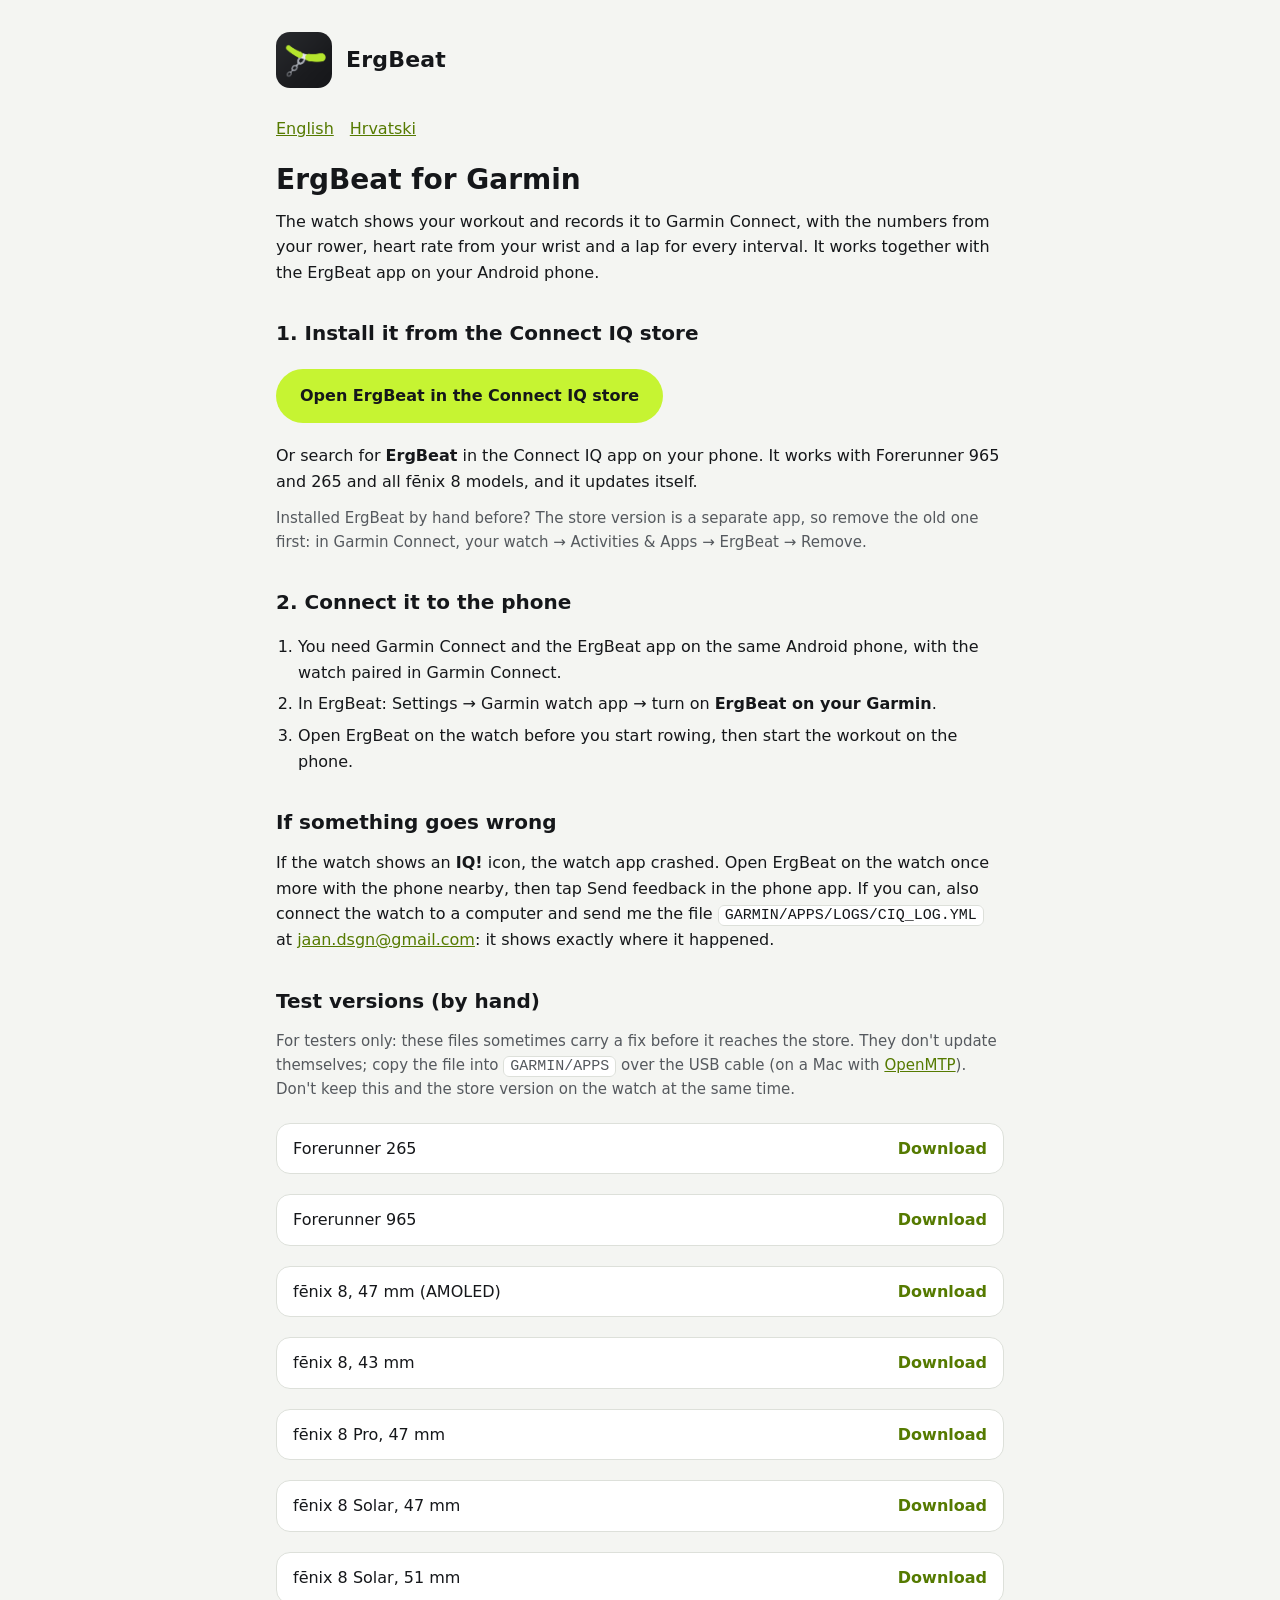
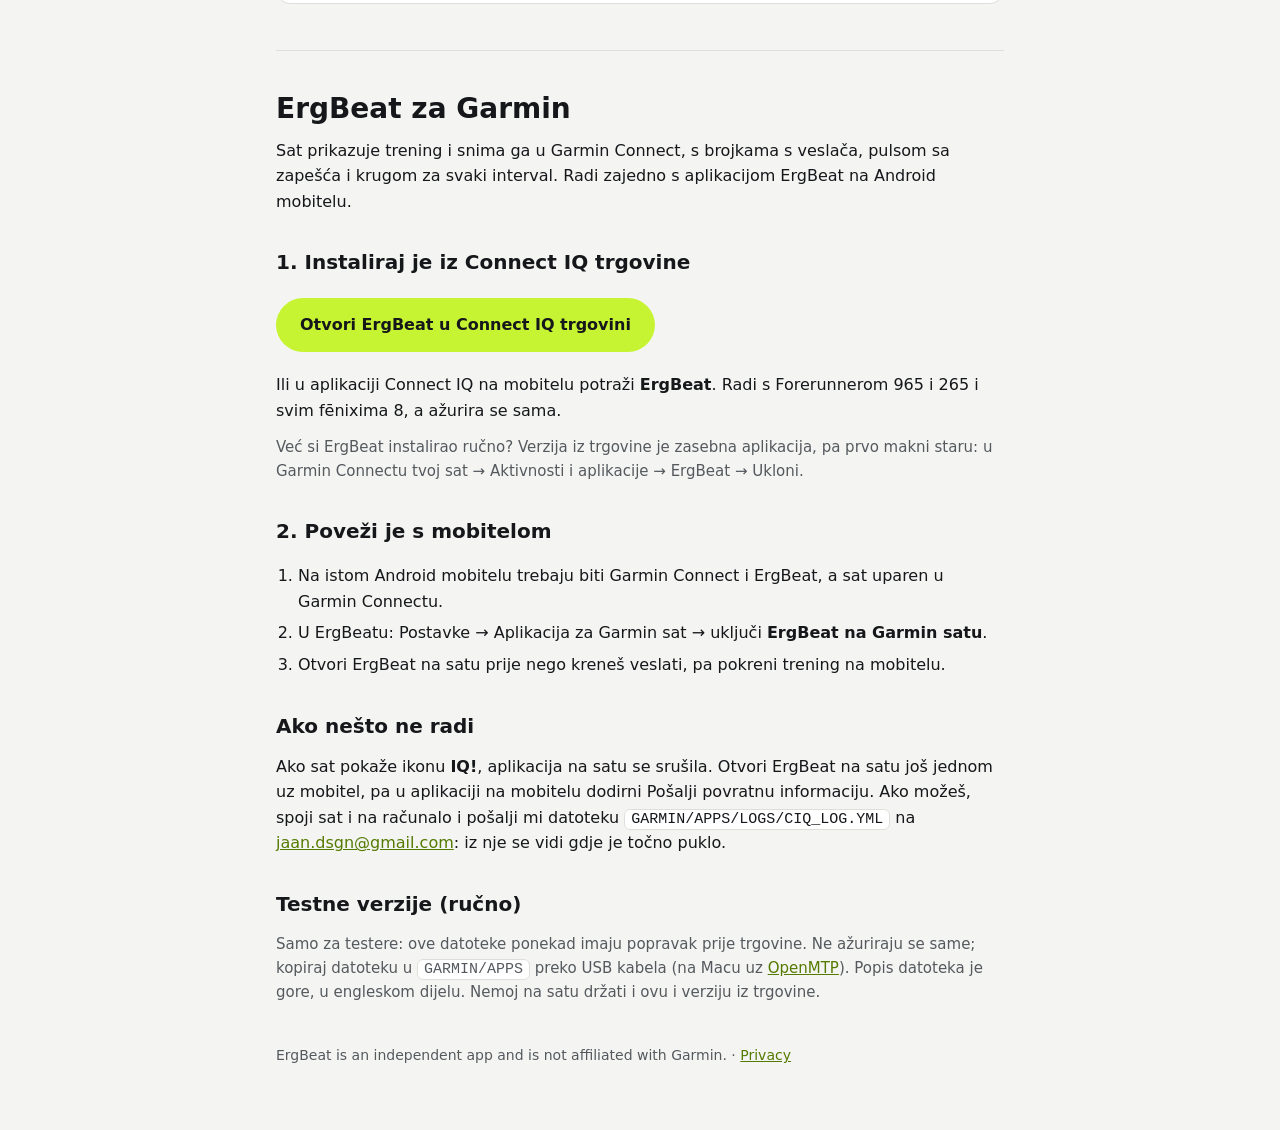
<file: garmin/index.html>
<!doctype html>
<html lang="en">
<head>
<meta charset="utf-8">
<meta name="viewport" content="width=device-width, initial-scale=1">
<title>ErgBeat for Garmin – install</title>
<meta name="description" content="Install the ErgBeat watch app on your Garmin from the Connect IQ store.">
<link rel="icon" href="/icon.png">
<style>
:root{--bg:#f4f5f2;--fg:#15171a;--muted:#55595e;--card:#ffffff;--line:#dde0da;--accent:#557a00;--volt:#c6f432}
@media (prefers-color-scheme:dark){:root{--bg:#111315;--fg:#eceee9;--muted:#a3a7a0;--card:#1a1d20;--line:#2b2f33;--accent:#c6f432}}
*{box-sizing:border-box}
body{margin:0;background:var(--bg);color:var(--fg);font:16px/1.6 system-ui,-apple-system,"Segoe UI",Roboto,sans-serif}
main{max-width:760px;margin:0 auto;padding:32px 16px 64px}
header{display:flex;align-items:center;gap:14px;margin-bottom:28px}
header img{width:56px;height:56px;border-radius:14px}
header a{color:inherit;text-decoration:none;font-weight:700;font-size:22px;letter-spacing:.2px}
nav{display:flex;gap:16px;margin:0 0 20px;flex-wrap:wrap}
a{color:var(--accent)}
h1{font-size:28px;line-height:1.25;margin:8px 0 4px}
h2{font-size:20px;margin:32px 0 4px}
p{margin:12px 0}
ol{padding-left:22px}
li{margin:6px 0}
code{font:15px ui-monospace,"SF Mono",Consolas,monospace;background:var(--card);border:1px solid var(--line);border-radius:6px;padding:1px 6px}
hr{border:0;border-top:1px solid var(--line);margin:40px 0}
.watches{list-style:none;padding:0;margin:16px 0;display:grid;gap:8px}
.watches a{display:flex;justify-content:space-between;align-items:center;gap:12px;background:var(--card);border:1px solid var(--line);border-radius:14px;padding:12px 16px;text-decoration:none;color:var(--fg)}
.watches a:hover{border-color:var(--accent)}
.watches span{color:var(--accent);font-weight:600;white-space:nowrap}
.note{color:var(--muted);font-size:15px}
.btn{display:inline-block;background:var(--volt);color:#15171a;font-weight:700;text-decoration:none;border-radius:999px;padding:14px 24px;margin:8px 0}
footer{margin-top:40px;color:var(--muted);font-size:14px}
</style>
</head>
<body><main>
<header><img src="/icon.png" alt=""><a href="/">ErgBeat</a></header>
<nav><a href="#en">English</a><a href="#hr">Hrvatski</a></nav>

<section id="en" lang="en">
<h1>ErgBeat for Garmin</h1>
<p>The watch shows your workout and records it to Garmin Connect, with the numbers from your rower, heart rate from your wrist and a lap for every interval. It works together with the ErgBeat app on your Android phone.</p>

<h2>1. Install it from the Connect IQ store</h2>
<p><a class="btn" href="https://apps.garmin.com/en-US/apps/ac5a308d-259f-4e7f-b3a2-029785e9e4a5">Open ErgBeat in the Connect IQ store</a></p>
<p>Or search for <strong>ErgBeat</strong> in the Connect IQ app on your phone. It works with Forerunner 965 and 265 and all fēnix 8 models, and it updates itself.</p>
<p class="note">Installed ErgBeat by hand before? The store version is a separate app, so remove the old one first: in Garmin Connect, your watch → Activities &amp; Apps → ErgBeat → Remove.</p>

<h2>2. Connect it to the phone</h2>
<ol>
<li>You need Garmin Connect and the ErgBeat app on the same Android phone, with the watch paired in Garmin Connect.</li>
<li>In ErgBeat: Settings → Garmin watch app → turn on <strong>ErgBeat on your Garmin</strong>.</li>
<li>Open ErgBeat on the watch before you start rowing, then start the workout on the phone.</li>
</ol>

<h2>If something goes wrong</h2>
<p>If the watch shows an <strong>IQ!</strong> icon, the watch app crashed. Open ErgBeat on the watch once more with the phone nearby, then tap Send feedback in the phone app. If you can, also connect the watch to a computer and send me the file <code>GARMIN/APPS/LOGS/CIQ_LOG.YML</code> at <a href="mailto:jaan.dsgn@gmail.com">jaan.dsgn@gmail.com</a>: it shows exactly where it happened.</p>

<h2>Test versions (by hand)</h2>
<p class="note">For testers only: these files sometimes carry a fix before it reaches the store. They don't update themselves; copy the file into <code>GARMIN/APPS</code> over the USB cable (on a Mac with <a href="https://openmtp.ganeshrvel.com/">OpenMTP</a>). Don't keep this and the store version on the watch at the same time.</p>
<ul class="watches">
<li><a href="/garmin/ErgBeat-fr265.prg" download>Forerunner 265 <span>Download</span></a></li>
<li><a href="/garmin/ErgBeat-fr965.prg" download>Forerunner 965 <span>Download</span></a></li>
<li><a href="/garmin/ErgBeat-fenix8.prg" download>fēnix 8, 47 mm (AMOLED) <span>Download</span></a></li>
<li><a href="/garmin/ErgBeat-fenix843mm.prg" download>fēnix 8, 43 mm <span>Download</span></a></li>
<li><a href="/garmin/ErgBeat-fenix8pro.prg" download>fēnix 8 Pro, 47 mm <span>Download</span></a></li>
<li><a href="/garmin/ErgBeat-fenix8solar47mm.prg" download>fēnix 8 Solar, 47 mm <span>Download</span></a></li>
<li><a href="/garmin/ErgBeat-fenix8solar51mm.prg" download>fēnix 8 Solar, 51 mm <span>Download</span></a></li>
</ul>
</section>

<hr>

<section id="hr" lang="hr">
<h1>ErgBeat za Garmin</h1>
<p>Sat prikazuje trening i snima ga u Garmin Connect, s brojkama s veslača, pulsom sa zapešća i krugom za svaki interval. Radi zajedno s aplikacijom ErgBeat na Android mobitelu.</p>

<h2>1. Instaliraj je iz Connect IQ trgovine</h2>
<p><a class="btn" href="https://apps.garmin.com/en-US/apps/ac5a308d-259f-4e7f-b3a2-029785e9e4a5">Otvori ErgBeat u Connect IQ trgovini</a></p>
<p>Ili u aplikaciji Connect IQ na mobitelu potraži <strong>ErgBeat</strong>. Radi s Forerunnerom 965 i 265 i svim fēnixima 8, a ažurira se sama.</p>
<p class="note">Već si ErgBeat instalirao ručno? Verzija iz trgovine je zasebna aplikacija, pa prvo makni staru: u Garmin Connectu tvoj sat → Aktivnosti i aplikacije → ErgBeat → Ukloni.</p>

<h2>2. Poveži je s mobitelom</h2>
<ol>
<li>Na istom Android mobitelu trebaju biti Garmin Connect i ErgBeat, a sat uparen u Garmin Connectu.</li>
<li>U ErgBeatu: Postavke → Aplikacija za Garmin sat → uključi <strong>ErgBeat na Garmin satu</strong>.</li>
<li>Otvori ErgBeat na satu prije nego kreneš veslati, pa pokreni trening na mobitelu.</li>
</ol>

<h2>Ako nešto ne radi</h2>
<p>Ako sat pokaže ikonu <strong>IQ!</strong>, aplikacija na satu se srušila. Otvori ErgBeat na satu još jednom uz mobitel, pa u aplikaciji na mobitelu dodirni Pošalji povratnu informaciju. Ako možeš, spoji sat i na računalo i pošalji mi datoteku <code>GARMIN/APPS/LOGS/CIQ_LOG.YML</code> na <a href="mailto:jaan.dsgn@gmail.com">jaan.dsgn@gmail.com</a>: iz nje se vidi gdje je točno puklo.</p>

<h2>Testne verzije (ručno)</h2>
<p class="note">Samo za testere: ove datoteke ponekad imaju popravak prije trgovine. Ne ažuriraju se same; kopiraj datoteku u <code>GARMIN/APPS</code> preko USB kabela (na Macu uz <a href="https://openmtp.ganeshrvel.com/">OpenMTP</a>). Popis datoteka je gore, u engleskom dijelu. Nemoj na satu držati i ovu i verziju iz trgovine.</p>
</section>

<footer>ErgBeat is an independent app and is not affiliated with Garmin. · <a href="/privacy">Privacy</a></footer>
</main></body>
</html>
</file>
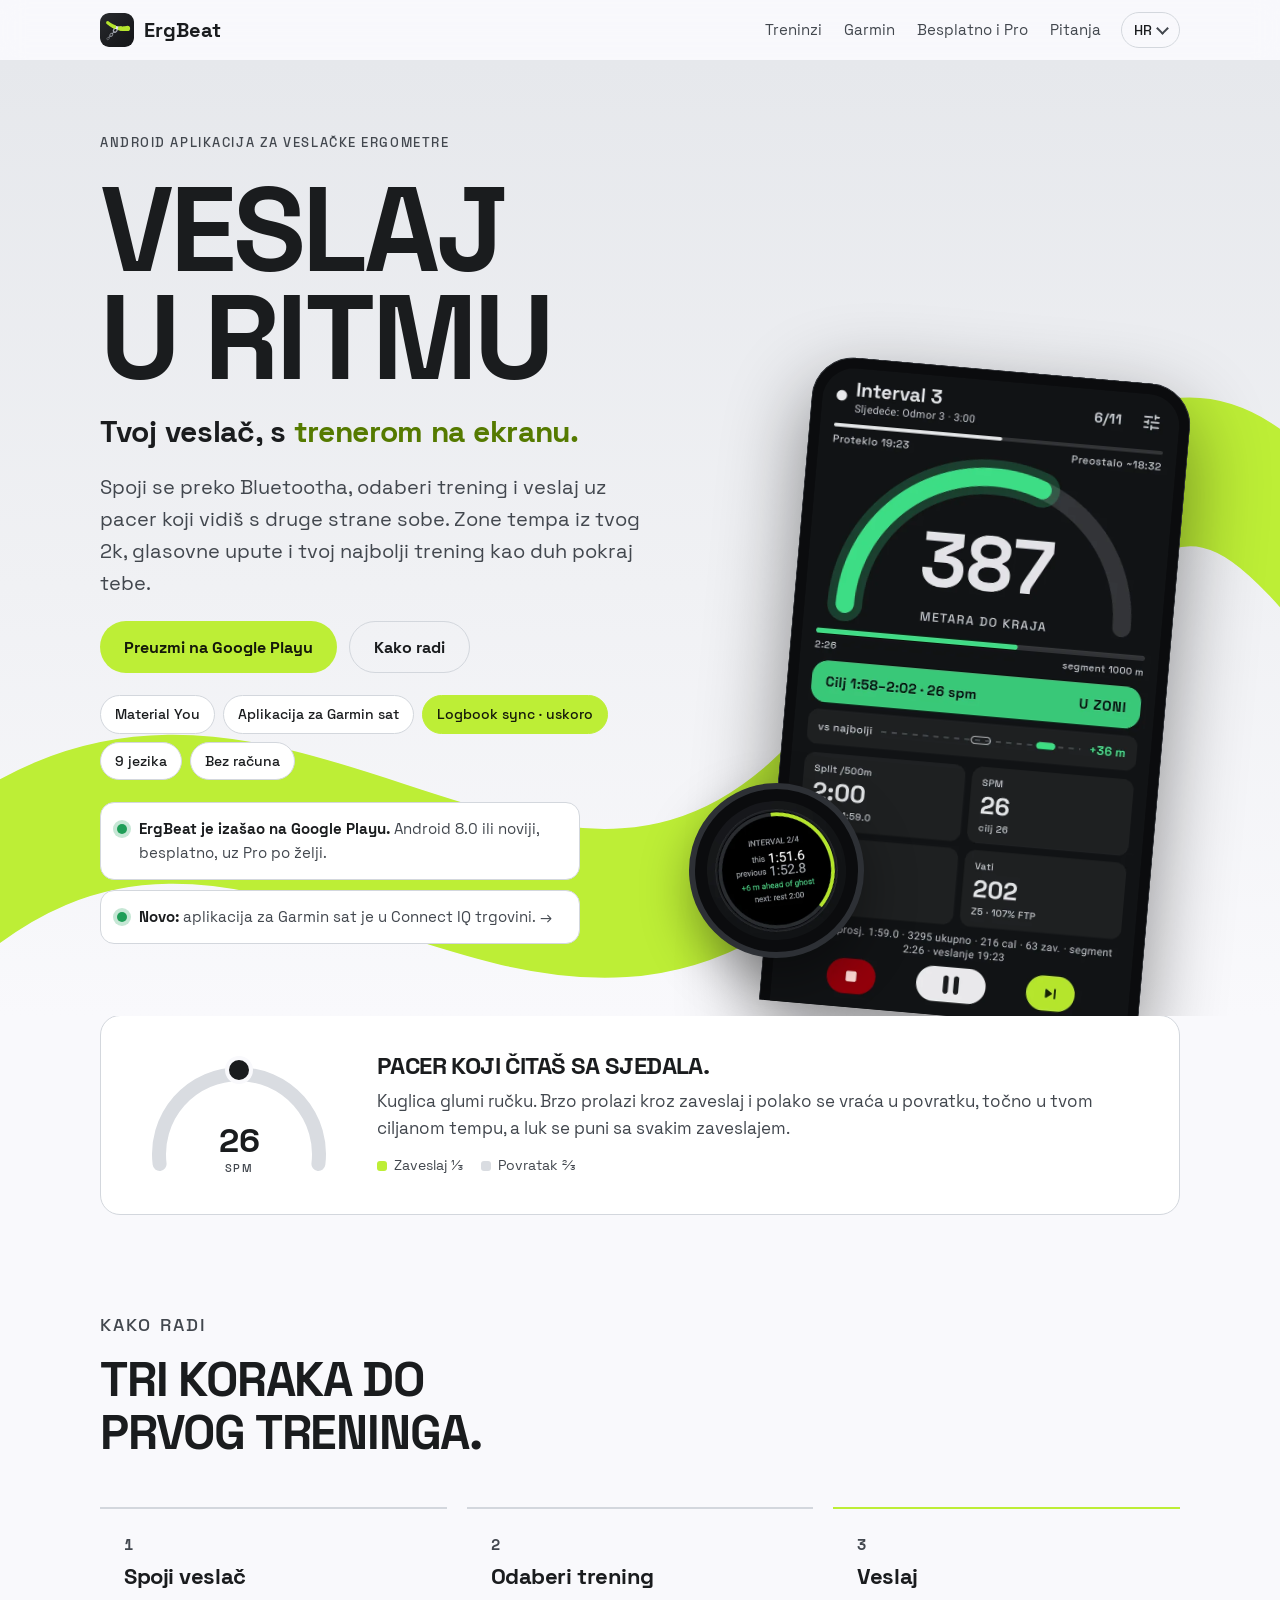
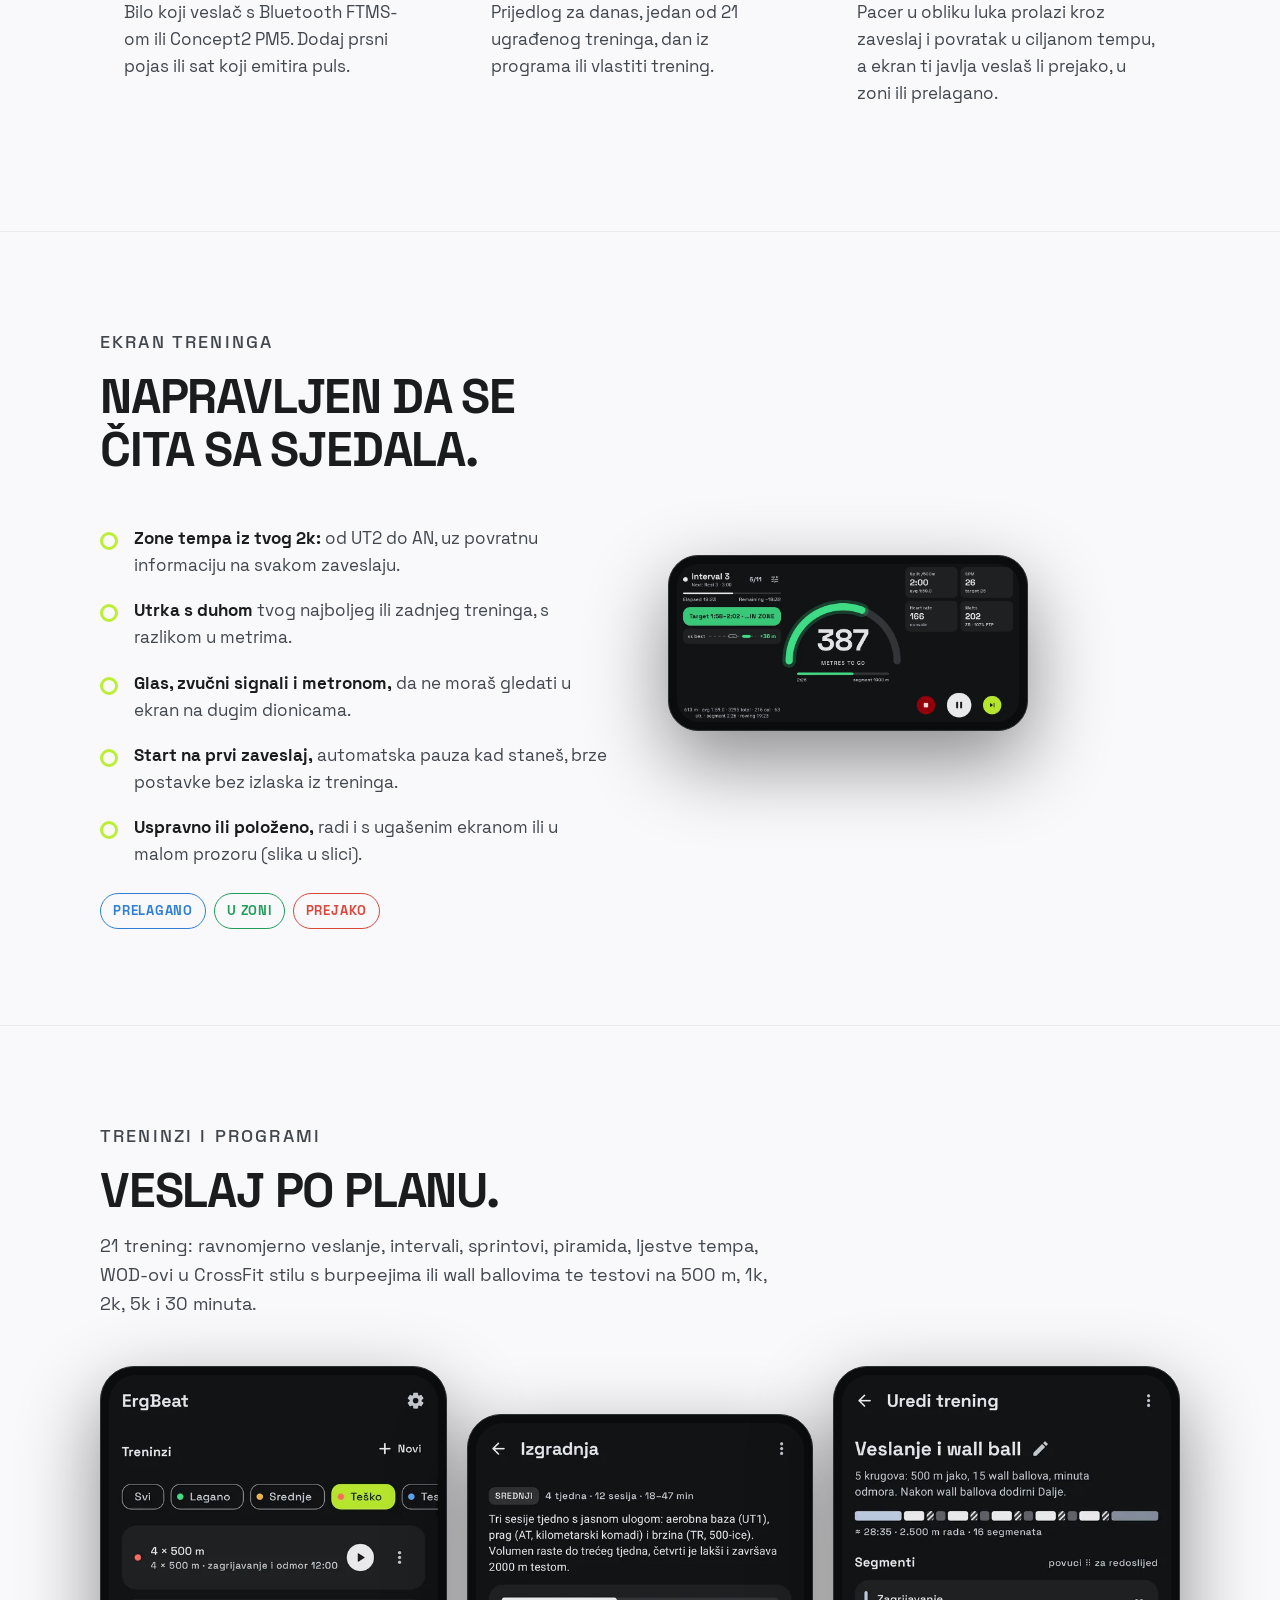
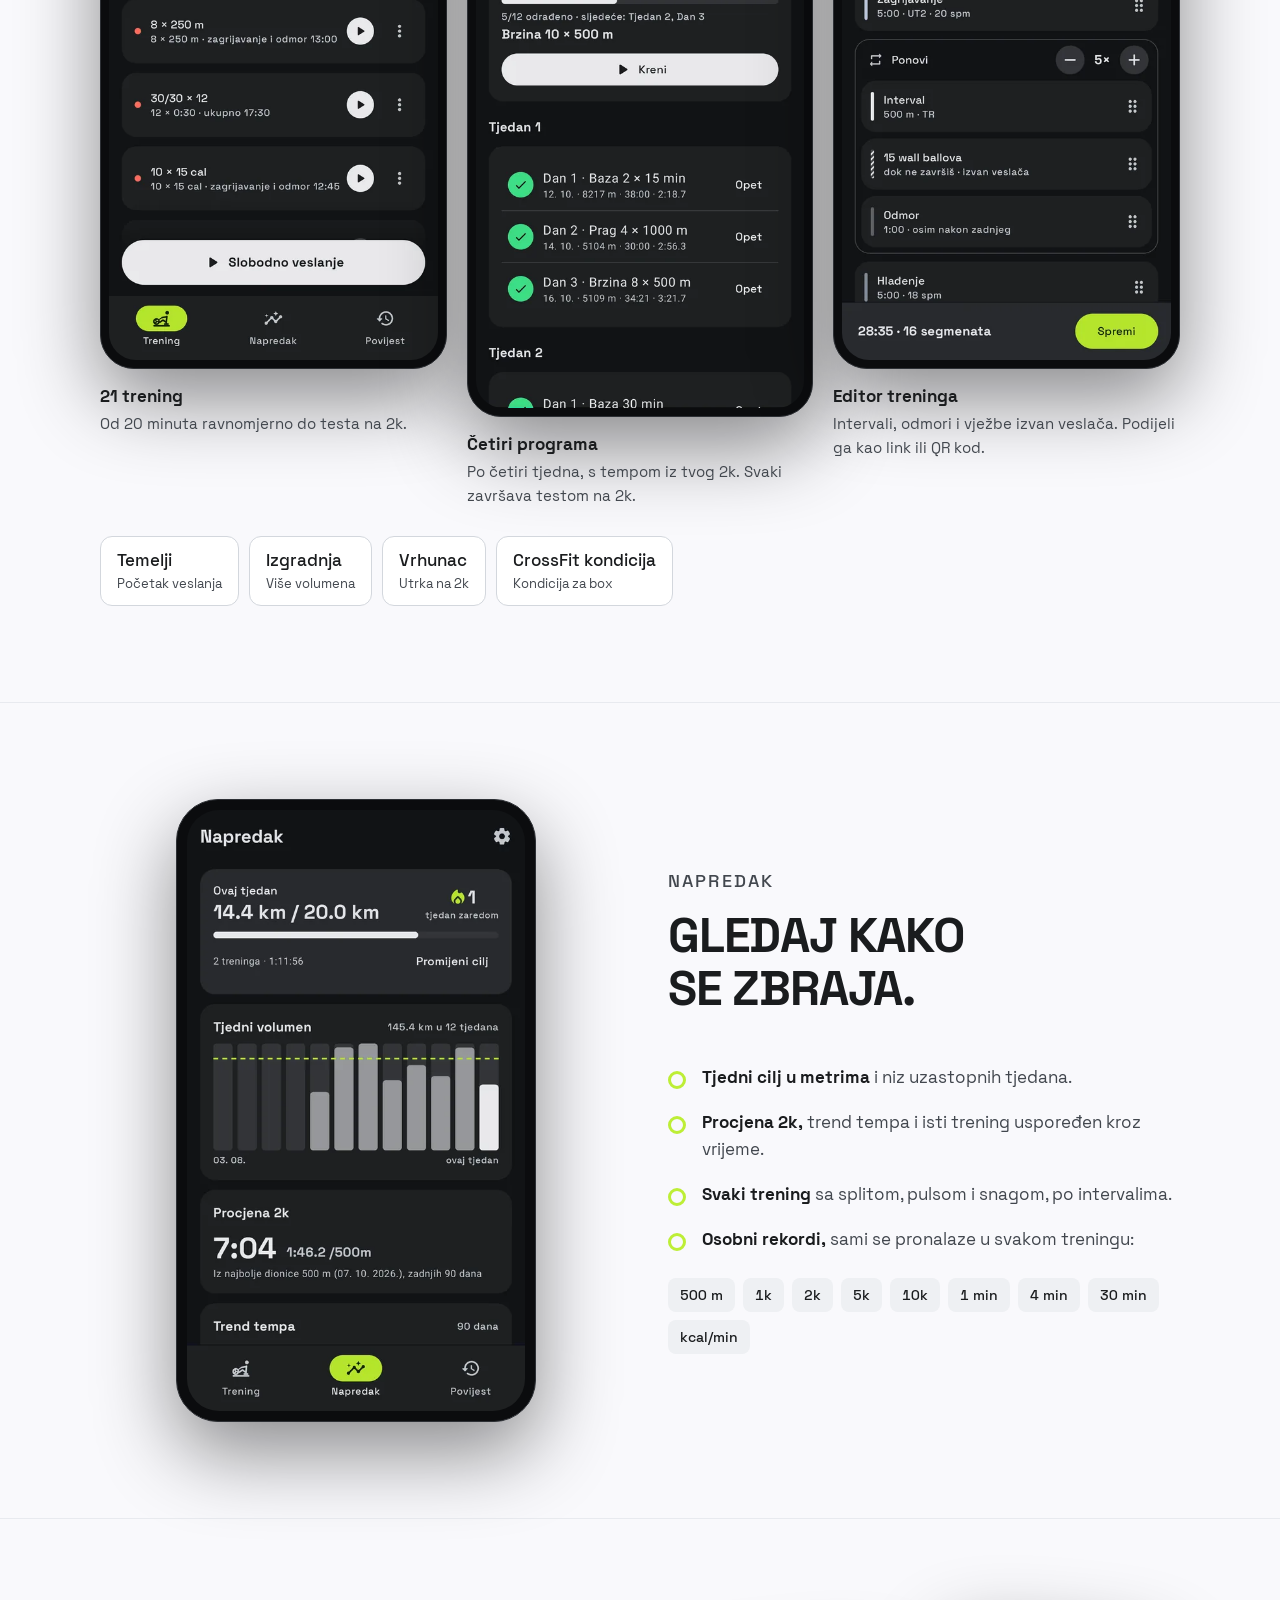
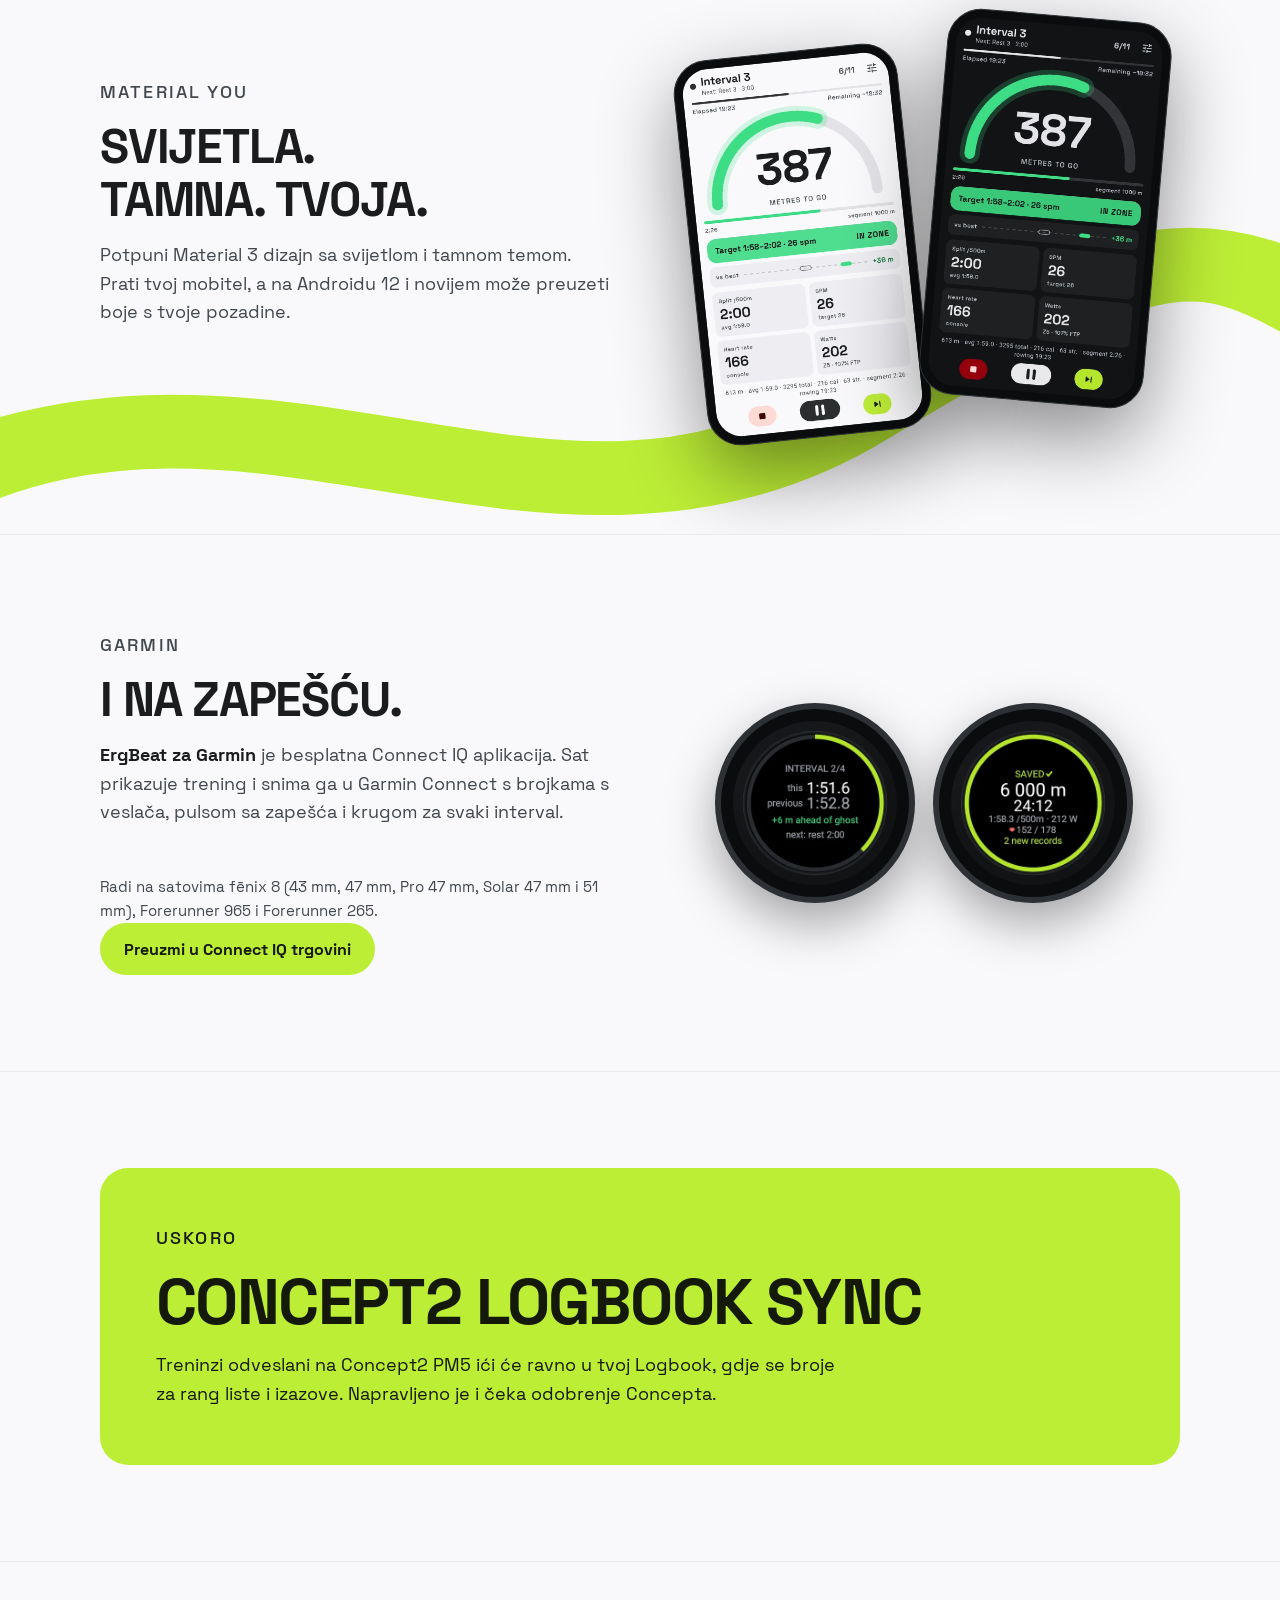
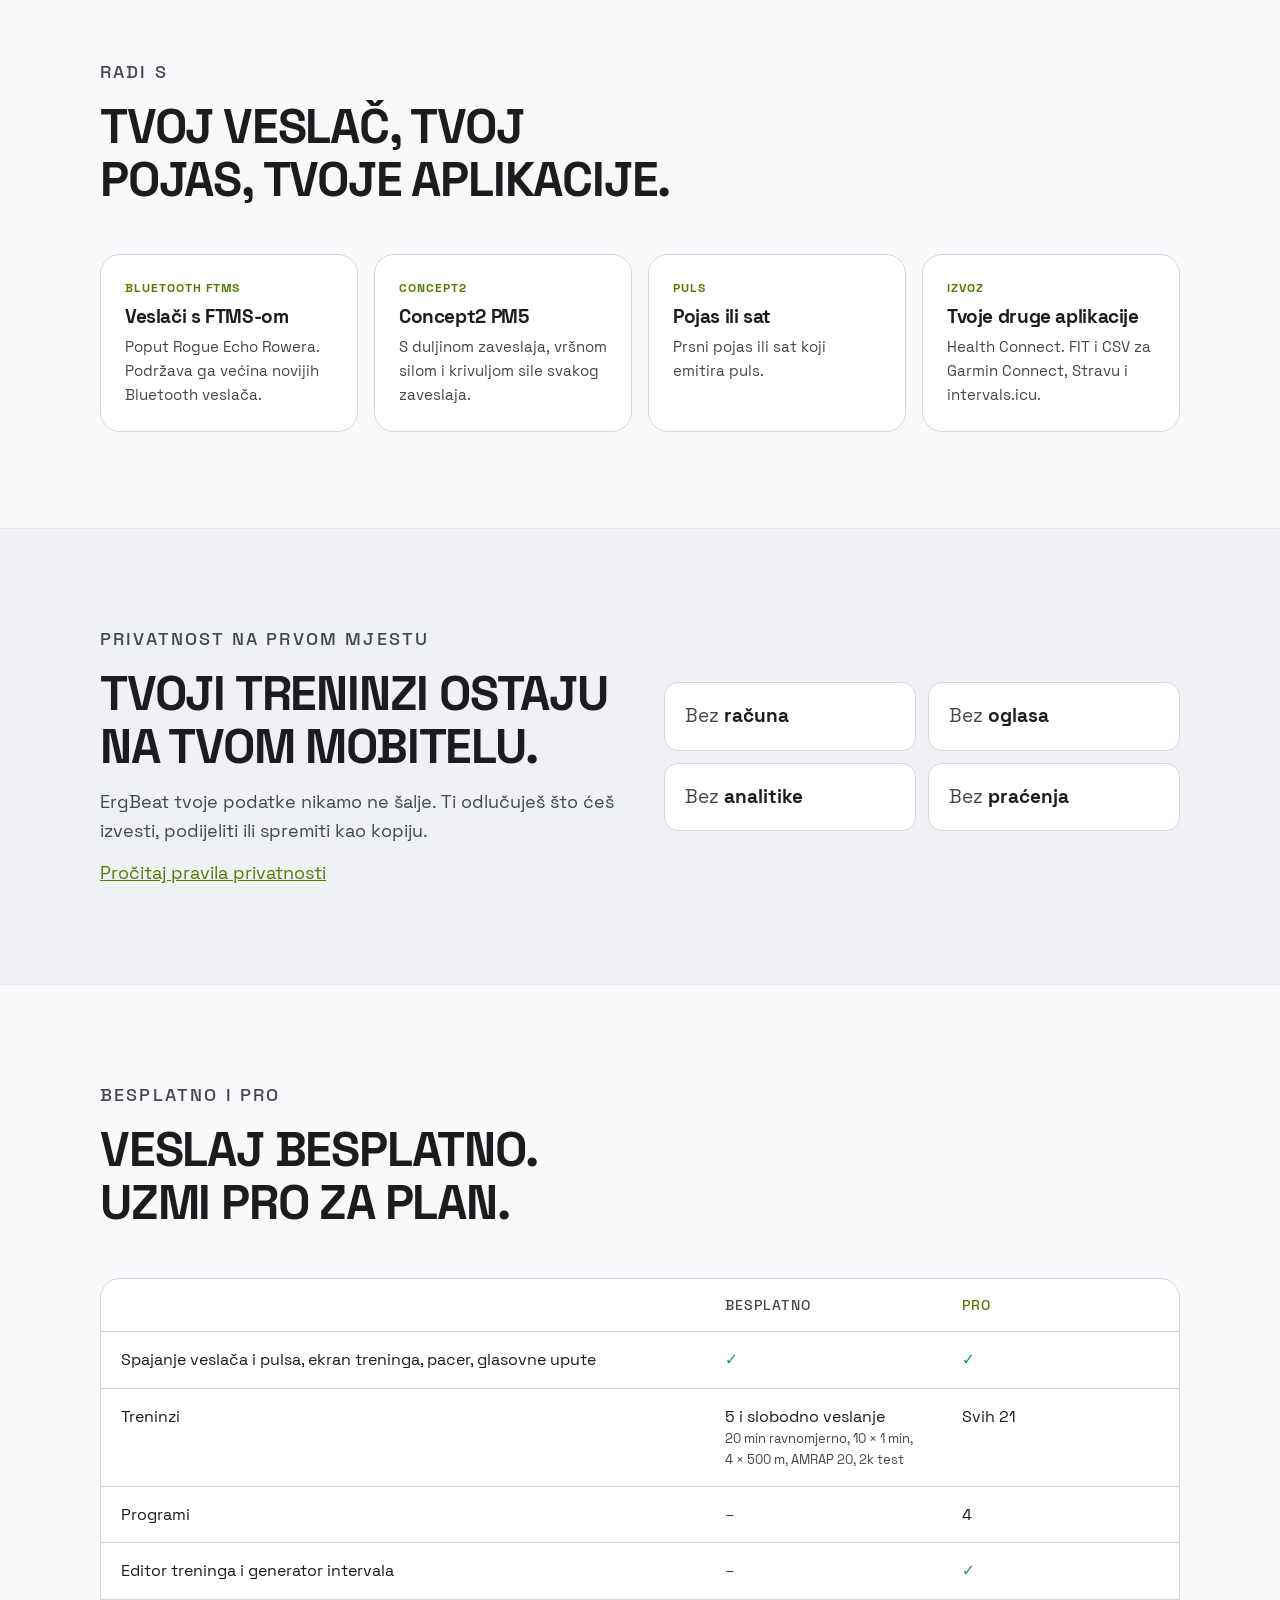
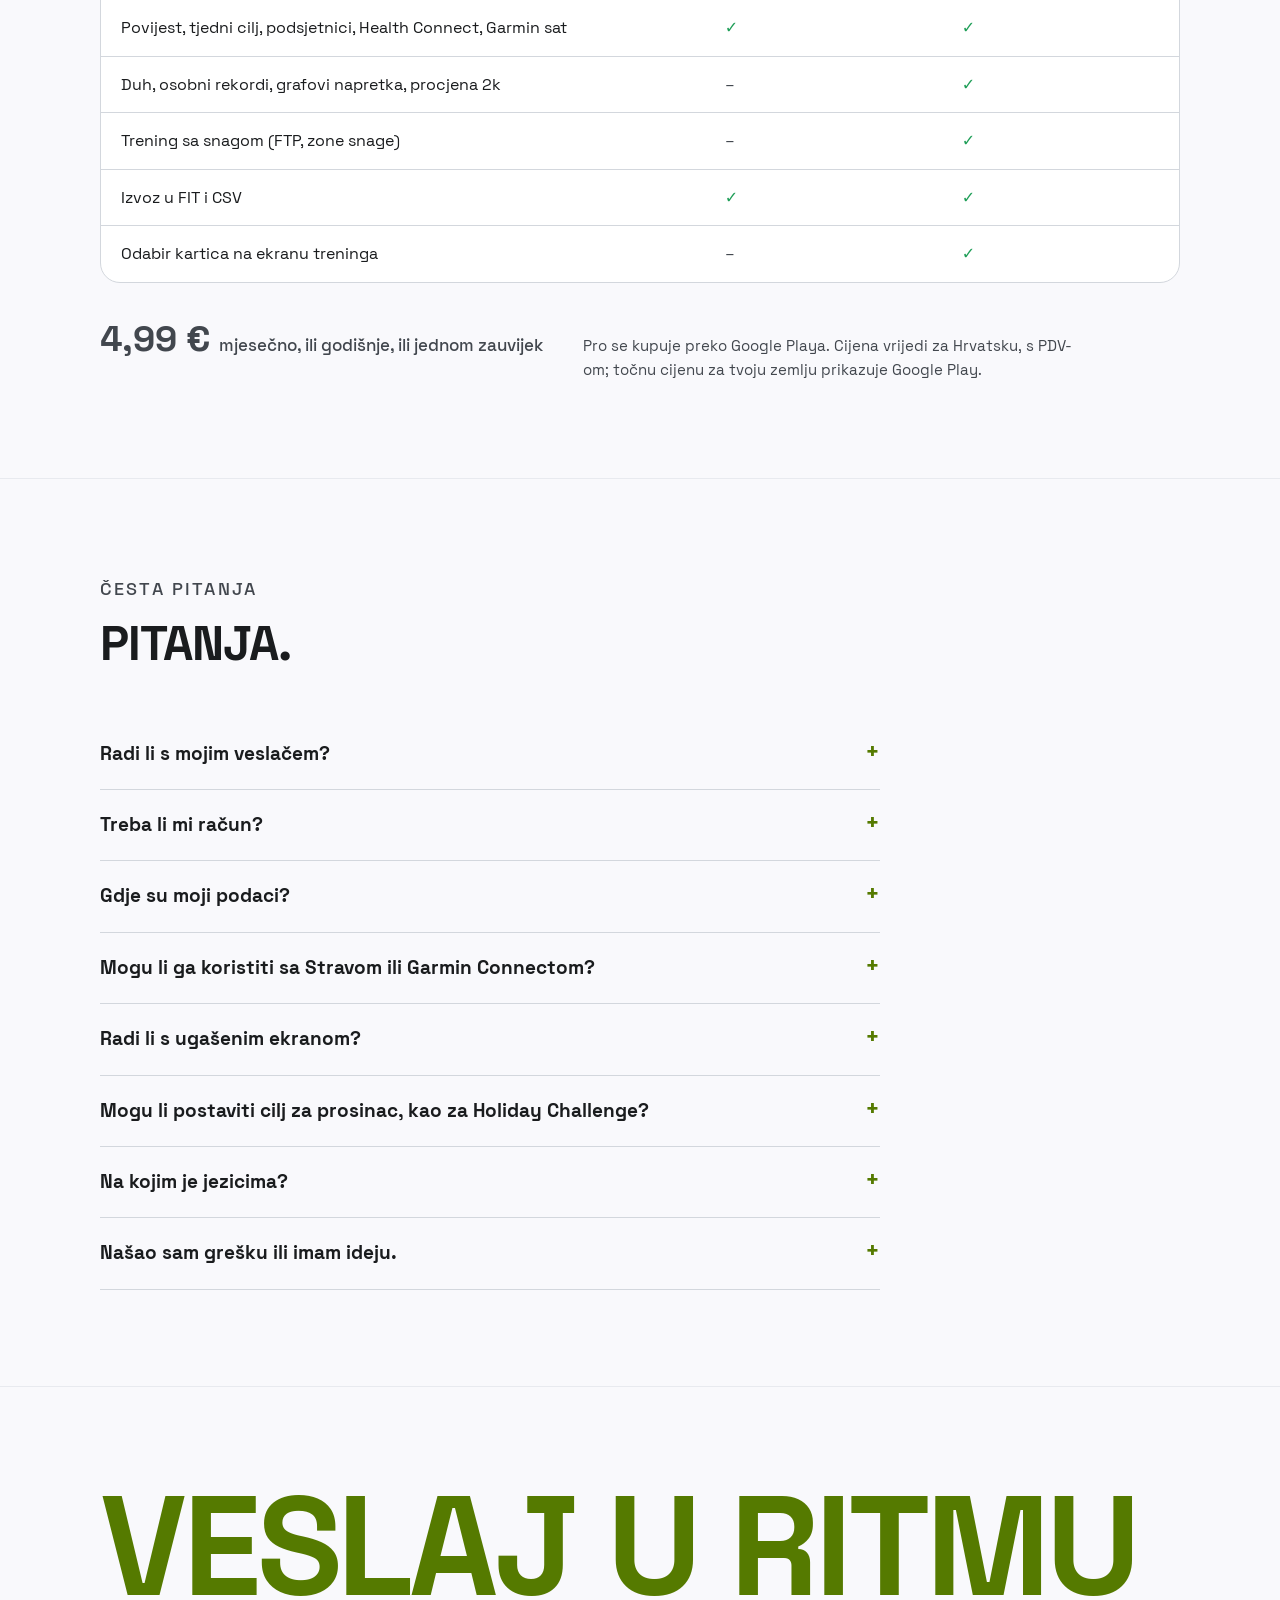
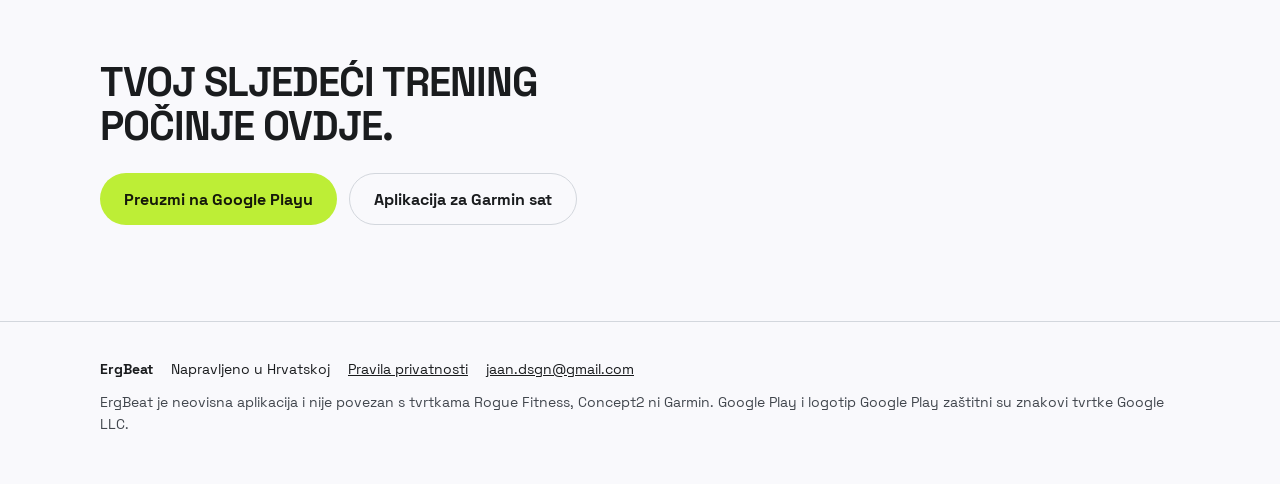
<file: hr/index.html>
<!doctype html>
<html lang="hr">
<head>
<meta charset="utf-8">
<meta name="viewport" content="width=device-width, initial-scale=1, viewport-fit=cover">
<!-- Generated by tools/site/build.py from tools/site/i18n/hr.json. Edit those, not this file. -->
<title>ErgBeat – treninzi na veslaču s pacerom zaveslaja</title>
<meta name="description" content="Veslaj po planu na Concept2 PM5 ili Bluetooth veslaču: pacer zaveslaja koji vidiš s druge strane sobe, 21 trening, programi, rekordi i aplikacija za Garmin sat. Bez računa, bez oglasa.">
<meta name="theme-color" content="#121316">
<link rel="canonical" href="https://ergbeat.com/hr/">
<link rel="alternate" hreflang="en" href="https://ergbeat.com/">
<link rel="alternate" hreflang="hr" href="https://ergbeat.com/hr/">
<link rel="alternate" hreflang="de" href="https://ergbeat.com/de/">
<link rel="alternate" hreflang="es" href="https://ergbeat.com/es/">
<link rel="alternate" hreflang="fr" href="https://ergbeat.com/fr/">
<link rel="alternate" hreflang="it" href="https://ergbeat.com/it/">
<link rel="alternate" hreflang="pt-BR" href="https://ergbeat.com/pt/">
<link rel="alternate" hreflang="pl" href="https://ergbeat.com/pl/">
<link rel="alternate" hreflang="nl" href="https://ergbeat.com/nl/">
<link rel="alternate" hreflang="x-default" href="https://ergbeat.com/">
<meta property="og:type" content="website">
<meta property="og:title" content="ErgBeat – treninzi na veslaču s pacerom zaveslaja">
<meta property="og:description" content="Veslaj po planu na Concept2 PM5 ili Bluetooth veslaču: pacer zaveslaja koji vidiš s druge strane sobe, 21 trening, programi, rekordi i aplikacija za Garmin sat. Bez računa, bez oglasa.">
<meta property="og:url" content="https://ergbeat.com/hr/">
<meta property="og:image" content="https://ergbeat.com/assets/img/og-hr.png">
<meta property="og:locale" content="hr_HR">
<link rel="icon" href="../assets/img/icon-square.svg" type="image/svg+xml">
<link rel="apple-touch-icon" href="../icon.png">
<link rel="preload" href="../assets/fonts/space-grotesk-bold.woff2" as="font" type="font/woff2" crossorigin>
<link rel="stylesheet" href="../assets/site.css">
</head>
<body>

<a class="sr" href="#how">Preskoči na sadržaj</a>
<header class="top">
  <div class="wrap">
    <a class="brand" href="../hr/"><img src="../assets/img/icon-rounded.svg" alt="" width="34" height="34">ErgBeat</a>
    <nav aria-label="Sekcije">
      <a href="#workouts">Treninzi</a>
      <a href="#garmin">Garmin</a>
      <a href="#pro">Besplatno i Pro</a>
      <a href="#faq">Pitanja</a>
    </nav>
    <details class="langs">
      <summary aria-label="Jezik: Hrvatski">HR</summary>
      <ul>
        <li><a href="../" hreflang="en" lang="en">English<small>EN</small></a></li>
        <li><a href="../hr/" hreflang="hr" lang="hr" aria-current="page">Hrvatski<small>HR</small></a></li>
        <li><a href="../de/" hreflang="de" lang="de">Deutsch<small>DE</small></a></li>
        <li><a href="../es/" hreflang="es" lang="es">Español<small>ES</small></a></li>
        <li><a href="../fr/" hreflang="fr" lang="fr">Français<small>FR</small></a></li>
        <li><a href="../it/" hreflang="it" lang="it">Italiano<small>IT</small></a></li>
        <li><a href="../pt/" hreflang="pt-BR" lang="pt-BR">Português (Brasil)<small>PT</small></a></li>
        <li><a href="../pl/" hreflang="pl" lang="pl">Polski<small>PL</small></a></li>
        <li><a href="../nl/" hreflang="nl" lang="nl">Nederlands<small>NL</small></a></li>
        
      </ul>
    </details>
  </div>
</header>

<main>
<div class="hero">
  <svg class="ribbon" aria-hidden="true" viewBox="0 0 1440 600" preserveAspectRatio="none"><path d="M-80 520 C 300 260, 620 700, 960 400 S 1360 120, 1520 260"/></svg>
  <div class="wrap">
    <div class="hero-copy">
      <p class="label">Android aplikacija za veslačke ergometre</p>
      <h1>Veslaj u ritmu</h1>
      <p class="hero-sub">Tvoj veslač, s <em>trenerom na ekranu.</em></p>
      <p class="lede">Spoji se preko Bluetootha, odaberi trening i veslaj uz pacer koji vidiš s druge strane sobe. Zone tempa iz tvog 2k, glasovne upute i tvoj najbolji trening kao duh pokraj tebe.</p>
      <div class="cta">
        <a class="btn btn-volt" href="https://play.google.com/store/apps/details?id=com.kriative.ergbeat">Preuzmi na Google Playu</a>
        <a class="btn btn-ghost" href="#how">Kako radi</a>
      </div>
      <ul class="chips">
        <li>Material You</li><li>Aplikacija za Garmin sat</li><li class="soon">Logbook sync · uskoro</li><li>9 jezika</li><li>Bez računa</li>
      </ul>
      <div class="notes">
        <div class="tester"><span class="dot" aria-hidden="true"></span><p><b>ErgBeat je izašao na Google Playu.</b> Android 8.0 ili noviji, besplatno, uz Pro po želji.</p></div>
        <a class="tester tester-link" href="https://apps.garmin.com/en-US/apps/ac5a308d-259f-4e7f-b3a2-029785e9e4a5"><span class="dot" aria-hidden="true"></span><p><b>Novo:</b> aplikacija za Garmin sat je u Connect IQ trgovini. <span aria-hidden="true">→</span></p></a>
      </div>
    </div>
    <div class="hero-visual">
      <div class="phone"><img src="../assets/img/live-hr.webp" width="720" height="1281" alt="Ekran treninga ErgBeat: treći interval treninga 5 × 1000 m, još 387 metara, u zoni, 36 metara ispred duha." fetchpriority="high"></div>
      <div class="watch hero-watch"><img src="../assets/img/watch-interval.webp" width="360" height="360" alt="Ekran sata tijekom intervala: split ovog i prošlog intervala, metri ispred duha."></div>
    </div>
  </div>
</div>

<div class="wrap">
  <div class="pacer">
    <svg viewBox="0 0 220 150" role="img" aria-label="Pacer u obliku luka na 26 zaveslaja u minuti: kuglica brzo prolazi kroz zaveslaj i polako se vraća u povratku.">
      <path class="arc-track" d="M 30.6 124 A 80 80 0 1 1 189.4 124" pathLength="300"/>
      <path class="arc-fill" d="M 30.6 124 A 80 80 0 1 1 189.4 124" pathLength="300"/>
      <g class="swing"><circle class="bead" cx="110" cy="30" r="12"/></g>
      <text class="spm num" x="110" y="112" text-anchor="middle">26</text>
      <text class="spm-l" x="110" y="132" text-anchor="middle">SPM</text>
    </svg>
    <div>
      <h2>Pacer koji čitaš sa sjedala.</h2>
      <p>Kuglica glumi ručku. Brzo prolazi kroz zaveslaj i polako se vraća u povratku, točno u tvom ciljanom tempu, a luk se puni sa svakim zaveslajem.</p>
      <div class="phase"><span>Zaveslaj ⅓</span><span>Povratak ⅔</span></div>
    </div>
  </div>
</div>

<section id="how">
  <div class="wrap">
    <div class="head"><p class="label">Kako radi</p><h2>Tri koraka do prvog treninga.</h2></div>
    <ol class="steps">
      <li><h3>Spoji veslač</h3><p>Bilo koji veslač s Bluetooth FTMS-om ili Concept2 PM5. Dodaj prsni pojas ili sat koji emitira puls.</p></li>
      <li><h3>Odaberi trening</h3><p>Prijedlog za danas, jedan od 21 ugrađenog treninga, dan iz programa ili vlastiti trening.</p></li>
      <li><h3>Veslaj</h3><p>Pacer u obliku luka prolazi kroz zaveslaj i povratak u ciljanom tempu, a ekran ti javlja veslaš li prejako, u zoni ili prelagano.</p></li>
      
    </ol>
  </div>
</section>

<section id="screen">
  <div class="wrap split">
    <div>
      <div class="head"><p class="label">Ekran treninga</p><h2>Napravljen da se čita sa sjedala.</h2></div>
      <ul class="feats">
        <li><p><b>Zone tempa iz tvog 2k:</b> <span>od UT2 do AN, uz povratnu informaciju na svakom zaveslaju.</span></p></li>
        <li><p><b>Utrka s duhom</b> <span>tvog najboljeg ili zadnjeg treninga, s razlikom u metrima.</span></p></li>
        <li><p><b>Glas, zvučni signali i metronom,</b> <span>da ne moraš gledati u ekran na dugim dionicama.</span></p></li>
        <li><p><b>Start na prvi zaveslaj,</b> <span>automatska pauza kad staneš, brze postavke bez izlaska iz treninga.</span></p></li>
        <li><p><b>Uspravno ili položeno,</b> <span>radi i s ugašenim ekranom ili u malom prozoru (slika u slici).</span></p></li>
        
      </ul>
      <div class="zones" aria-label="Zone uživo"><span class="chip e">Prelagano</span><span class="chip z">U zoni</span><span class="chip h">Prejako</span></div>
    </div>
    <div class="media col">
      <div class="landscape"><div class="phone"><img src="../assets/img/landscape-en.webp" width="1100" height="507" alt="Ekran treninga položeno: pacer lijevo, kartice s brojkama desno." loading="lazy"></div></div>
    </div>
  </div>
</section>

<section id="workouts">
  <div class="wrap">
    <div class="head"><p class="label">Treninzi i programi</p><h2>Veslaj po planu.</h2>
      <p>21 trening: ravnomjerno veslanje, intervali, sprintovi, piramida, ljestve tempa, WOD-ovi u CrossFit stilu s burpeejima ili wall ballovima te testovi na 500 m, 1k, 2k, 5k i 30 minuta.</p></div>
    <div class="trio">
      <figure><div class="phone"><img src="../assets/img/workouts-hr.webp" width="520" height="925" alt="Popis teških treninga: intervali, sprintovi i WOD-ovi." loading="lazy"></div><figcaption><b>21 trening</b>Od 20 minuta ravnomjerno do testa na 2k.</figcaption></figure>
      <figure><div class="phone"><img src="../assets/img/program-hr.webp" width="520" height="925" alt="Program Izgradnja: prvi tjedan gotov, sljedeći dan označen." loading="lazy"></div><figcaption><b>Četiri programa</b>Po četiri tjedna, s tempom iz tvog 2k. Svaki završava testom na 2k.</figcaption></figure>
      <figure><div class="phone"><img src="../assets/img/editor-hr.webp" width="520" height="925" alt="Editor treninga s intervalima veslanja i wall ballovima." loading="lazy"></div><figcaption><b>Editor treninga</b>Intervali, odmori i vježbe izvan veslača. Podijeli ga kao link ili QR kod.</figcaption></figure>
      
    </div>
    <ul class="programs">
      <li>Temelji<small>Početak veslanja</small></li>
      <li>Izgradnja<small>Više volumena</small></li>
      <li>Vrhunac<small>Utrka na 2k</small></li>
      <li>CrossFit kondicija<small>Kondicija za box</small></li>
      
    </ul>
  </div>
</section>

<section id="progress">
  <div class="wrap split rev">
    <div>
      <div class="head"><p class="label">Napredak</p><h2>Gledaj kako se zbraja.</h2></div>
      <ul class="feats">
        <li><p><b>Tjedni cilj u metrima</b> <span>i niz uzastopnih tjedana.</span></p></li>
        <li><p><b>Procjena 2k,</b> <span>trend tempa i isti trening uspoređen kroz vrijeme.</span></p></li>
        <li><p><b>Svaki trening</b> <span>sa splitom, pulsom i snagom, po intervalima.</span></p></li>
        <li><p><b>Osobni rekordi,</b> <span>sami se pronalaze u svakom treningu:</span></p></li>
        
      </ul>
      <div class="records num" aria-label="Rekordne udaljenosti i vremena"><span>500 m</span><span>1k</span><span>2k</span><span>5k</span><span>10k</span><span>1 min</span><span>4 min</span><span>30 min</span><span>kcal/min</span></div>
    </div>
    <div class="media"><div class="phone"><img src="../assets/img/progress-hr.webp" width="520" height="925" alt="Ekran napretka: tjedni cilj, tjedni volumen i procjena 2k." loading="lazy"></div></div>
  </div>
</section>

<section id="themes" class="band">
  <svg class="ribbon" aria-hidden="true" viewBox="0 0 1440 600" preserveAspectRatio="none"><path d="M-80 520 C 300 260, 620 700, 960 400 S 1360 120, 1520 260"/></svg>
  <div class="wrap split">
    <div>
      <div class="head"><p class="label">Material You</p><h2>Svijetla. Tamna. Tvoja.</h2>
        <p>Potpuni Material 3 dizajn sa svijetlom i tamnom temom. Prati tvoj mobitel, a na Androidu 12 i novijem može preuzeti boje s tvoje pozadine.</p></div>
    </div>
    <div class="pair">
      <div class="phone"><img src="../assets/img/live-light.webp" width="720" height="1281" alt="Ekran treninga u svijetloj temi" loading="lazy"></div>
      <div class="phone"><img src="../assets/img/live-dark.webp" width="720" height="1281" alt="Ekran treninga u tamnoj temi" loading="lazy"></div>
    </div>
  </div>
</section>

<section id="garmin">
  <div class="wrap split">
    <div>
      <div class="head"><p class="label">Garmin</p><h2>I na zapešću.</h2>
        <p><b>ErgBeat za Garmin</b> je besplatna Connect IQ aplikacija. Sat prikazuje trening i snima ga u Garmin Connect s brojkama s veslača, pulsom sa zapešća i krugom za svaki interval.</p></div>
      <p class="models">Radi na satovima fēnix 8 (43 mm, 47 mm, Pro 47 mm, Solar 47 mm i 51 mm), Forerunner 965 i Forerunner 265.</p>
      <p><a class="btn btn-volt" href="https://apps.garmin.com/en-US/apps/ac5a308d-259f-4e7f-b3a2-029785e9e4a5">Preuzmi u Connect IQ trgovini</a></p>
    </div>
    <div class="watches">
      <div class="watch"><img src="../assets/img/watch-interval.webp" width="360" height="360" alt="Ekran sata tijekom intervala: split ovog i prošlog intervala, metri ispred duha." loading="lazy"></div>
      <div class="watch"><img src="../assets/img/watch-summary.webp" width="360" height="360" alt="Sažetak na satu nakon treninga." loading="lazy"></div>
    </div>
  </div>
</section>

<section id="logbook">
  <div class="wrap">
    <div class="sooncard">
      <p class="label">Uskoro</p>
      <h2>Concept2 Logbook sync</h2>
      <p>Treninzi odveslani na Concept2 PM5 ići će ravno u tvoj Logbook, gdje se broje za rang liste i izazove. Napravljeno je i čeka odobrenje Concepta.</p>
    </div>
  </div>
</section>

<section id="devices">
  <div class="wrap">
    <div class="head"><p class="label">Radi s</p><h2>Tvoj veslač, tvoj pojas, tvoje aplikacije.</h2></div>
    <div class="devices">
      <div class="device"><span class="tag">Bluetooth FTMS</span><h3>Veslači s FTMS-om</h3><p>Poput Rogue Echo Rowera. Podržava ga većina novijih Bluetooth veslača.</p></div>
      <div class="device"><span class="tag">Concept2</span><h3>Concept2 PM5</h3><p>S duljinom zaveslaja, vršnom silom i krivuljom sile svakog zaveslaja.</p></div>
      <div class="device"><span class="tag">Puls</span><h3>Pojas ili sat</h3><p>Prsni pojas ili sat koji emitira puls.</p></div>
      <div class="device"><span class="tag">Izvoz</span><h3>Tvoje druge aplikacije</h3><p>Health Connect. FIT i CSV za Garmin Connect, Stravu i intervals.icu.</p></div>
      
    </div>
  </div>
</section>

<section class="privacy" id="privacy">
  <div class="wrap">
    <div class="head" style="margin-bottom:0"><p class="label">Privatnost na prvom mjestu</p><h2>Tvoji treninzi ostaju na tvom mobitelu.</h2>
      <p>ErgBeat tvoje podatke nikamo ne šalje. Ti odlučuješ što ćeš izvesti, podijeliti ili spremiti kao kopiju.</p>
      <p><a href="../privacy.html#hr">Pročitaj pravila privatnosti</a></p></div>
    <ul class="nos"><li><span>Bez</span> računa</li><li><span>Bez</span> oglasa</li><li><span>Bez</span> analitike</li><li><span>Bez</span> praćenja</li></ul>
  </div>
</section>

<section id="pro">
  <div class="wrap">
    <div class="head"><p class="label">Besplatno i Pro</p><h2>Veslaj besplatno. Uzmi Pro za plan.</h2></div>
    <div class="tablewrap">
      <table>
        <thead><tr><th scope="col"><span class="sr">Mogućnost</span></th><th scope="col">Besplatno</th><th scope="col" class="pro">Pro</th></tr></thead>
        <tbody>
          <tr><td>Spajanje veslača i pulsa, ekran treninga, pacer, glasovne upute</td><td class="y" aria-label="Uključeno">✓</td><td class="y" aria-label="Uključeno">✓</td></tr>
          <tr><td>Treninzi</td><td>5 i slobodno veslanje<small>20 min ravnomjerno, 10 × 1 min, 4 × 500 m, AMRAP 20, 2k test</small></td><td>Svih 21</td></tr>
          <tr><td>Programi</td><td class="n" aria-label="Nije uključeno">–</td><td>4</td></tr>
          <tr><td>Editor treninga i generator intervala</td><td class="n" aria-label="Nije uključeno">–</td><td class="y" aria-label="Uključeno">✓</td></tr>
          <tr><td>Povijest, tjedni cilj, podsjetnici, Health Connect, Garmin sat</td><td class="y" aria-label="Uključeno">✓</td><td class="y" aria-label="Uključeno">✓</td></tr>
          <tr><td>Duh, osobni rekordi, grafovi napretka, procjena 2k</td><td class="n" aria-label="Nije uključeno">–</td><td class="y" aria-label="Uključeno">✓</td></tr>
          <tr><td>Trening sa snagom (FTP, zone snage)</td><td class="n" aria-label="Nije uključeno">–</td><td class="y" aria-label="Uključeno">✓</td></tr>
          <tr><td>Izvoz u FIT i CSV</td><td class="y" aria-label="Uključeno">✓</td><td class="y" aria-label="Uključeno">✓</td></tr>
          <tr><td>Odabir kartica na ekranu treninga</td><td class="n" aria-label="Nije uključeno">–</td><td class="y" aria-label="Uključeno">✓</td></tr>
          
        </tbody>
      </table>
    </div>
    <div class="price">
      <p class="from num">4,99 € <small>mjesečno, ili godišnje, ili jednom zauvijek</small></p>
      <p>Pro se kupuje preko Google Playa. Cijena vrijedi za Hrvatsku, s PDV-om; točnu cijenu za tvoju zemlju prikazuje Google Play.</p>
    </div>
  </div>
</section>

<section id="faq">
  <div class="wrap">
    <div class="head"><p class="label">Česta pitanja</p><h2>Pitanja.</h2></div>
    <div class="faq">
      <details><summary>Radi li s mojim veslačem?</summary><p>Ako tvoj veslač ili njegova konzola podržava Bluetooth FTMS (većina novijih Bluetooth veslača), radi. Concept2 PM5 je podržan izravno. Nisi siguran? Instaliraj aplikaciju i dodirni gumb Veslač: ErgBeat pokaže što pronađe, a tu je i demo veslač da sve isprobaš bez sprave.</p></details>
      <details><summary>Treba li mi račun?</summary><p>Ne. Nema računa ni prijave.</p></details>
      <details><summary>Gdje su moji podaci?</summary><p>Na tvom mobitelu. Možeš ih spremiti kao kopiju u datoteku po izboru (npr. na Google Driveu) i izvesti treninge kao FIT ili CSV.</p></details>
      <details><summary>Mogu li ga koristiti sa Stravom ili Garmin Connectom?</summary><p>Da. Aplikacija za Garmin sat snima ravno u Garmin Connect, a ErgBeat izvozi FIT datoteke za Stravu, Garmin Connect i intervals.icu.</p></details>
      <details><summary>Radi li s ugašenim ekranom?</summary><p>Da. Trening teče i s ugašenim ekranom, uz obavijest na zaključanom ekranu.</p></details>
      <details><summary>Mogu li postaviti cilj za prosinac, kao za Holiday Challenge?</summary><p>Da. U Napretku postavi cilj za razdoblje: metre i datume, npr. 100 000 m od 26. studenoga do 24. prosinca. ErgBeat pokazuje koliko ti još treba dnevno i jesi li ispred plana, a napredak možeš podijeliti kao sliku. Radi sa svakim veslačem. Sam Concept2 Holiday Challenge broji metre u Concept2 Logbooku odveslane na Concept2 spravama.</p></details>
      <details><summary>Na kojim je jezicima?</summary><p>Engleski, hrvatski, njemački, španjolski, francuski, talijanski, portugalski, poljski i nizozemski.</p></details>
      <details><summary>Našao sam grešku ili imam ideju.</summary><p>Koristi <i>Pošalji povratnu informaciju</i> u aplikaciji ili piši na <a href="mailto:jaan.dsgn@gmail.com">jaan.dsgn@gmail.com</a>.</p></details>
      
    </div>
  </div>
</section>

<section class="closing">
  <div class="wrap">
    <p class="shout" aria-hidden="true">Veslaj u ritmu</p>
    <h2>Tvoj sljedeći trening počinje ovdje.</h2>
    <div class="cta">
      <a class="btn btn-volt" href="https://play.google.com/store/apps/details?id=com.kriative.ergbeat">Preuzmi na Google Playu</a>
      <a class="btn btn-ghost" href="https://apps.garmin.com/en-US/apps/ac5a308d-259f-4e7f-b3a2-029785e9e4a5">Aplikacija za Garmin sat</a>
    </div>
  </div>
</section>
</main>

<footer>
  <div class="wrap">
    <div class="row"><b>ErgBeat</b><span>Napravljeno u Hrvatskoj</span><a href="../privacy.html#hr">Pravila privatnosti</a><a href="mailto:jaan.dsgn@gmail.com">jaan.dsgn@gmail.com</a></div>
    <p>ErgBeat je neovisna aplikacija i nije povezan s tvrtkama Rogue Fitness, Concept2 ni Garmin. Google Play i logotip Google Play zaštitni su znakovi tvrtke Google LLC.</p>
  </div>
</footer>
</body>
</html>
</file>
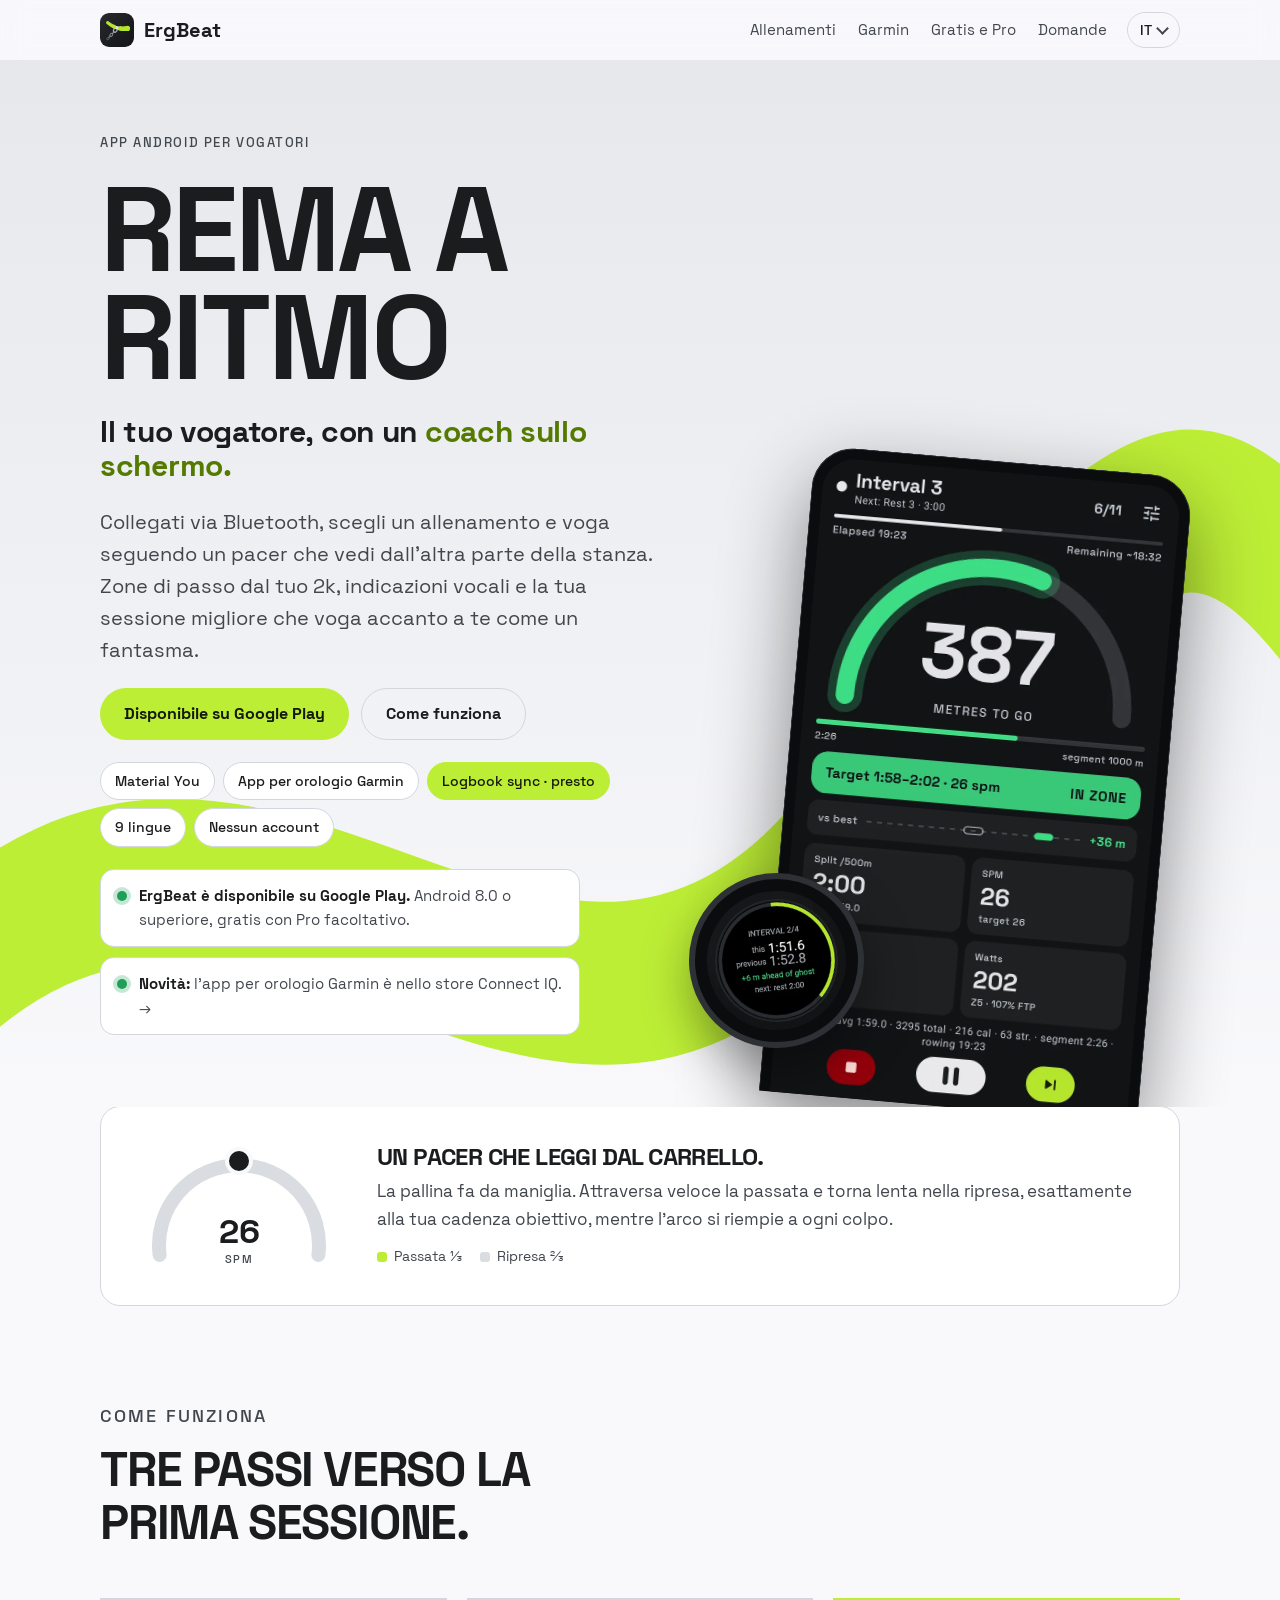
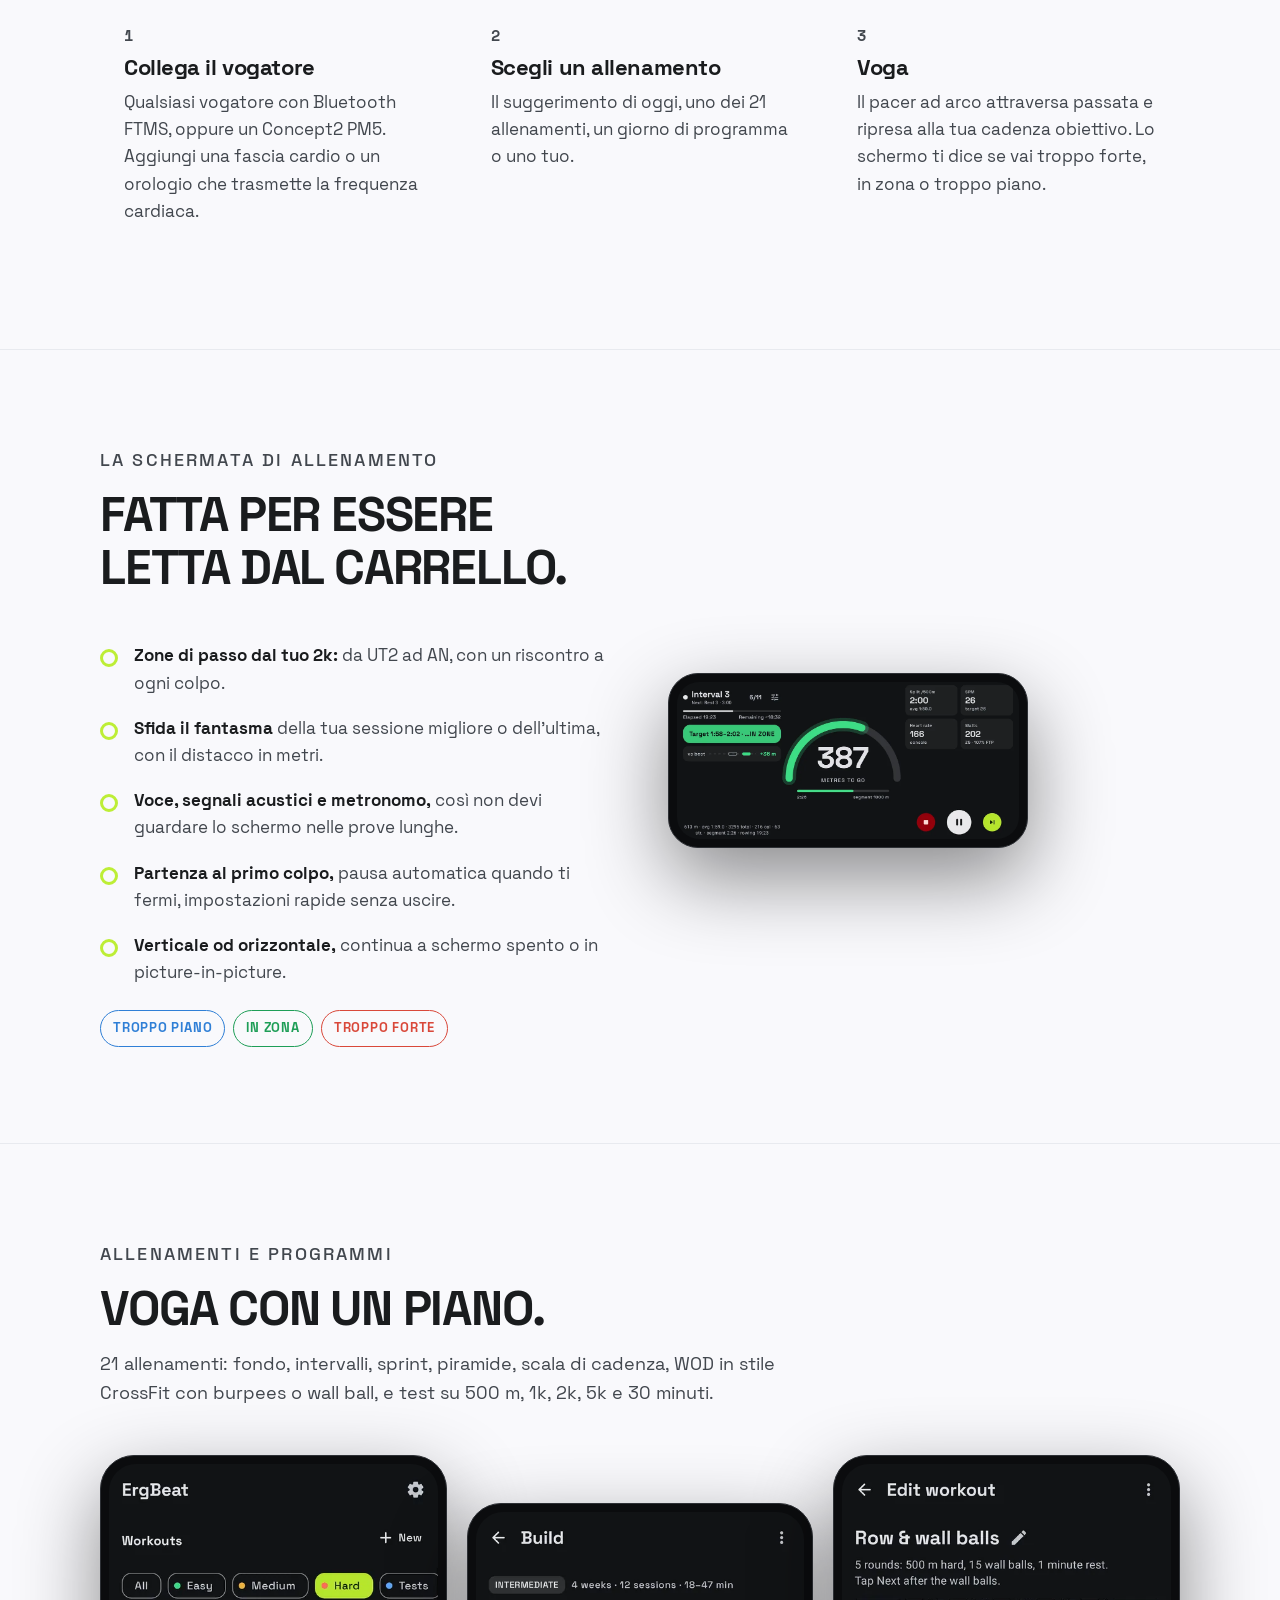
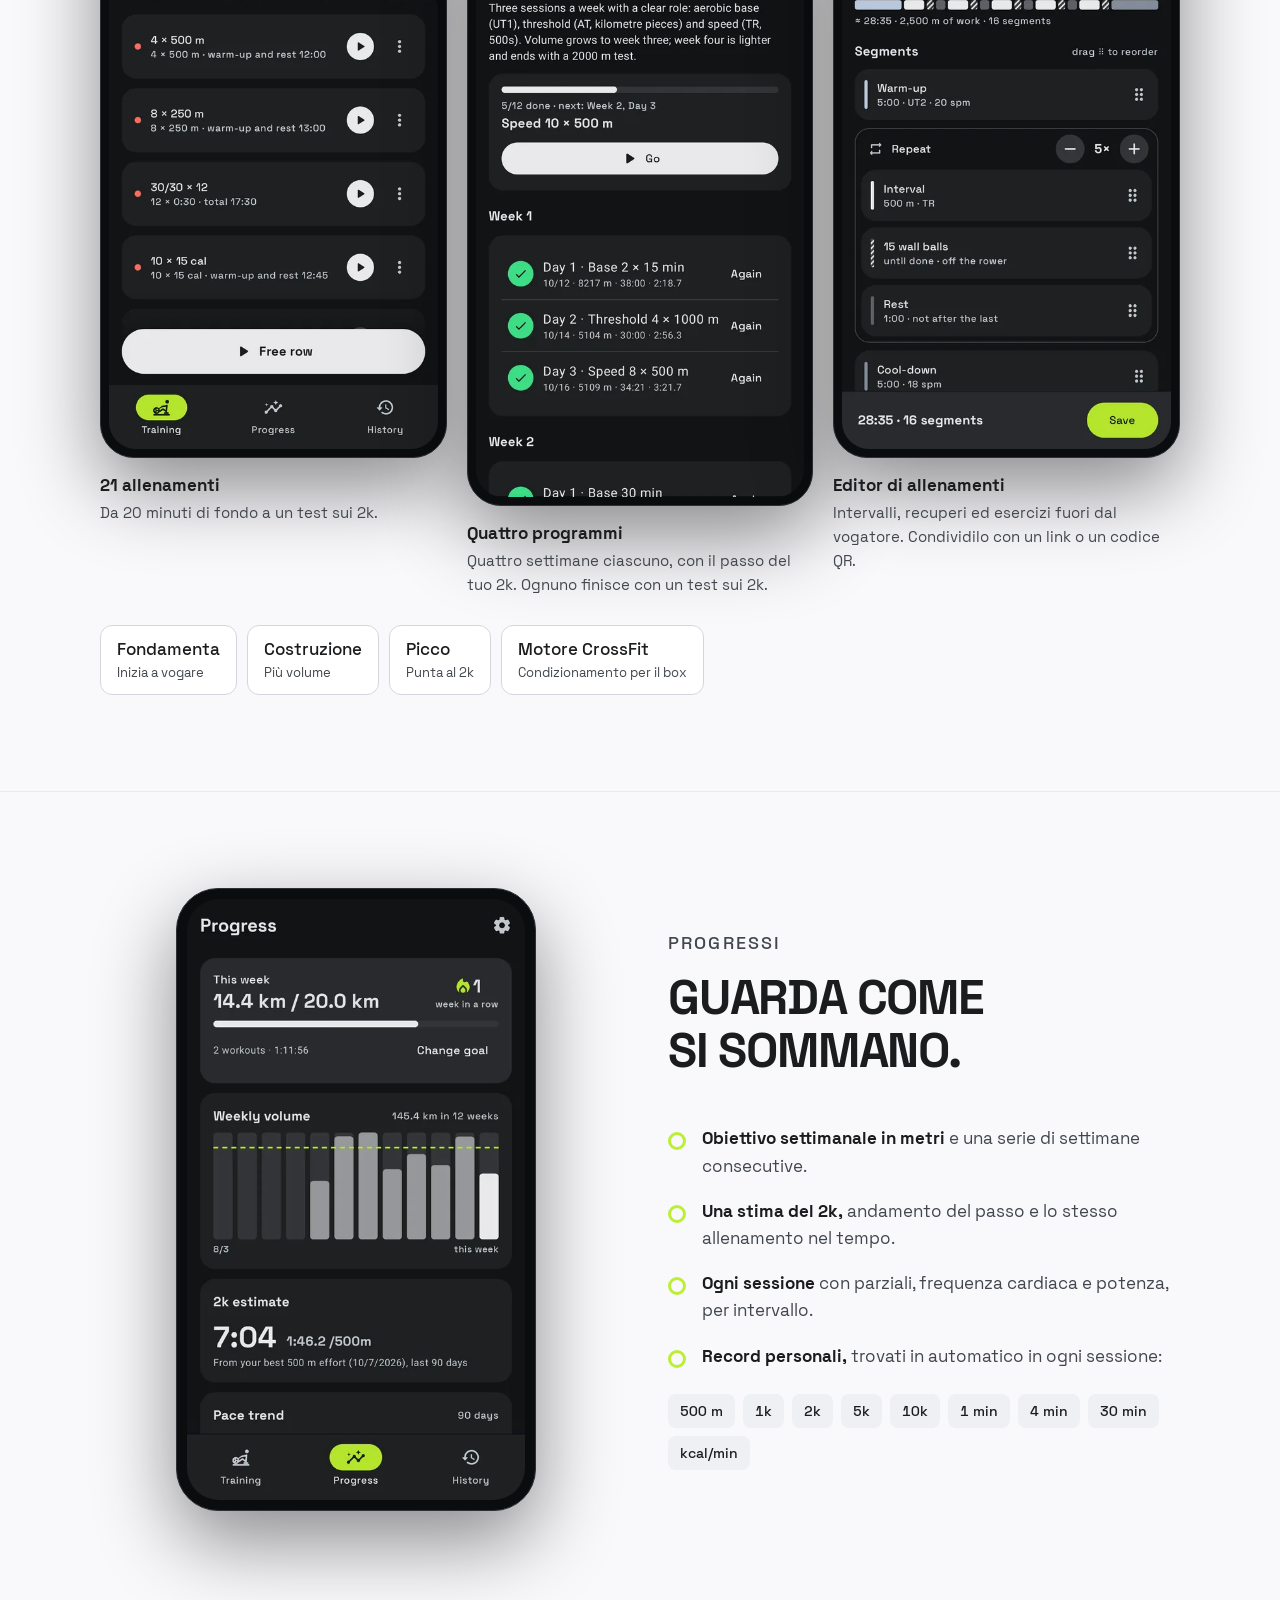
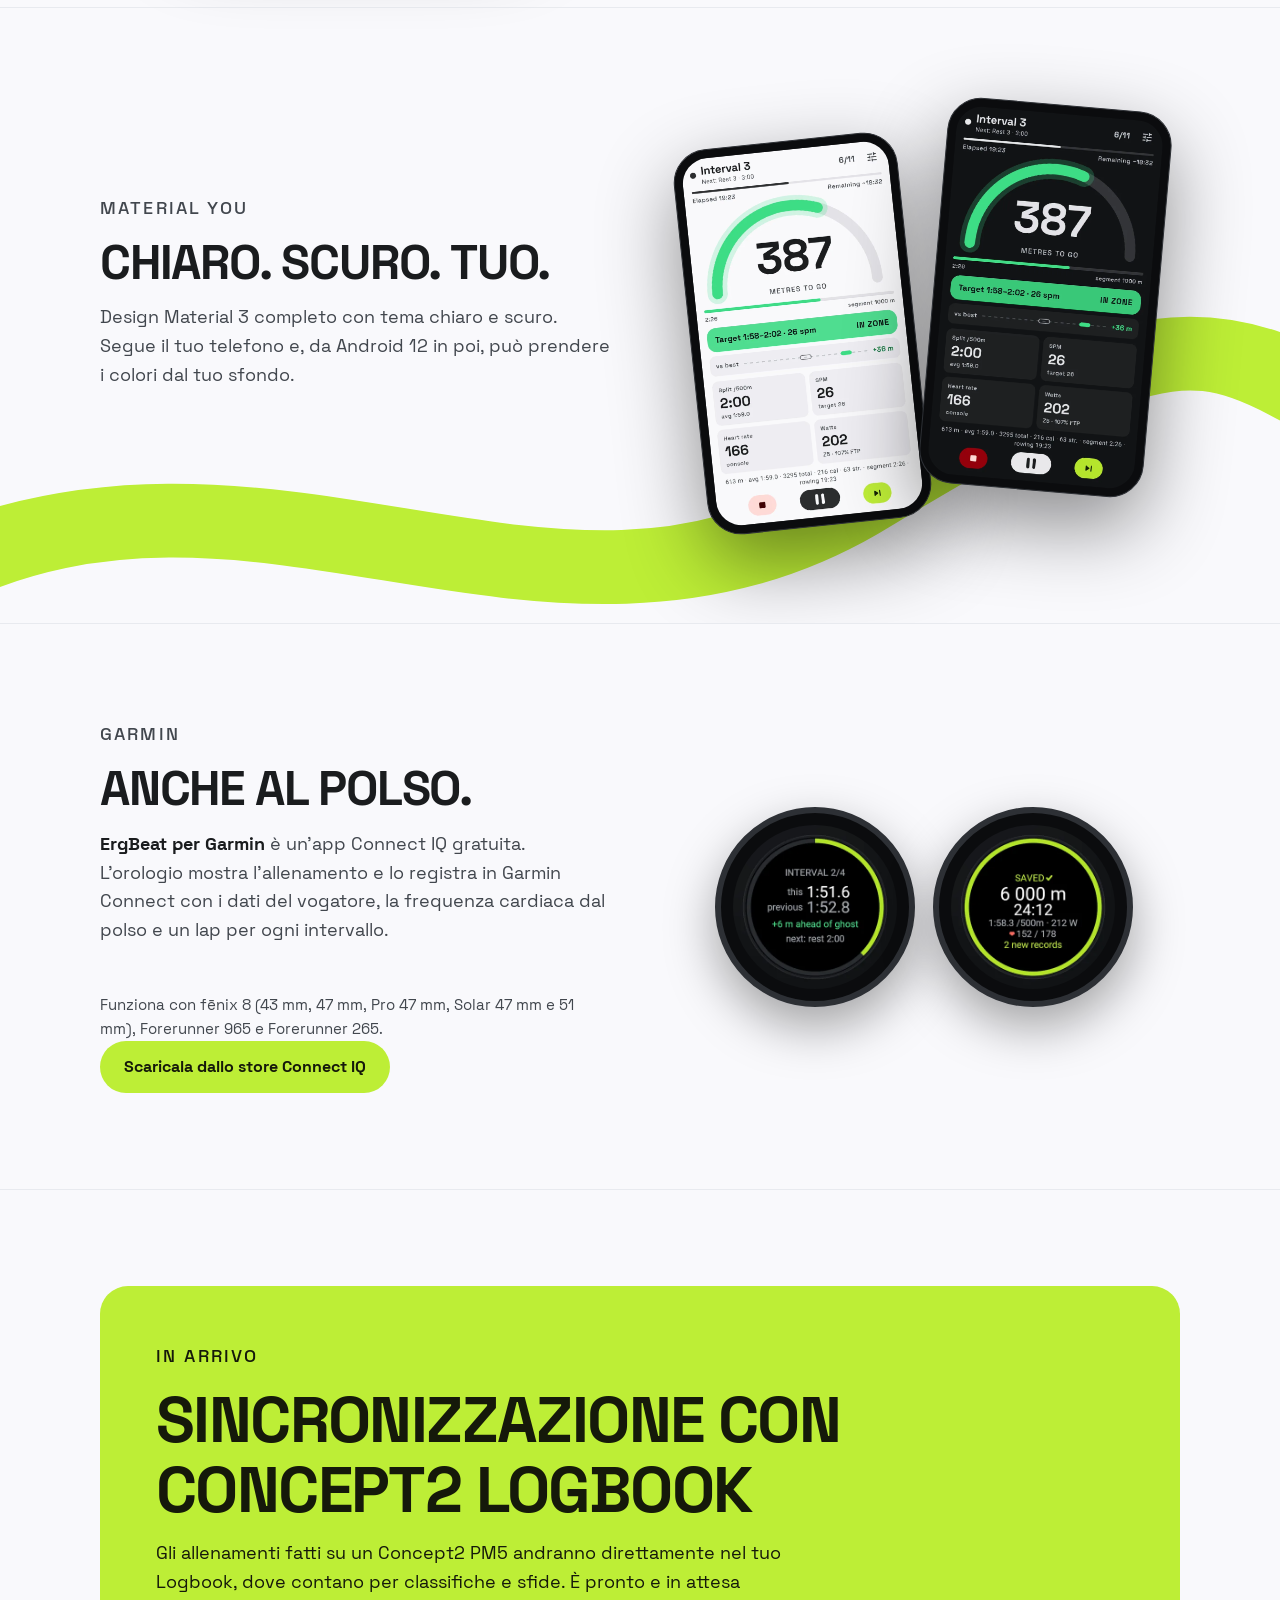
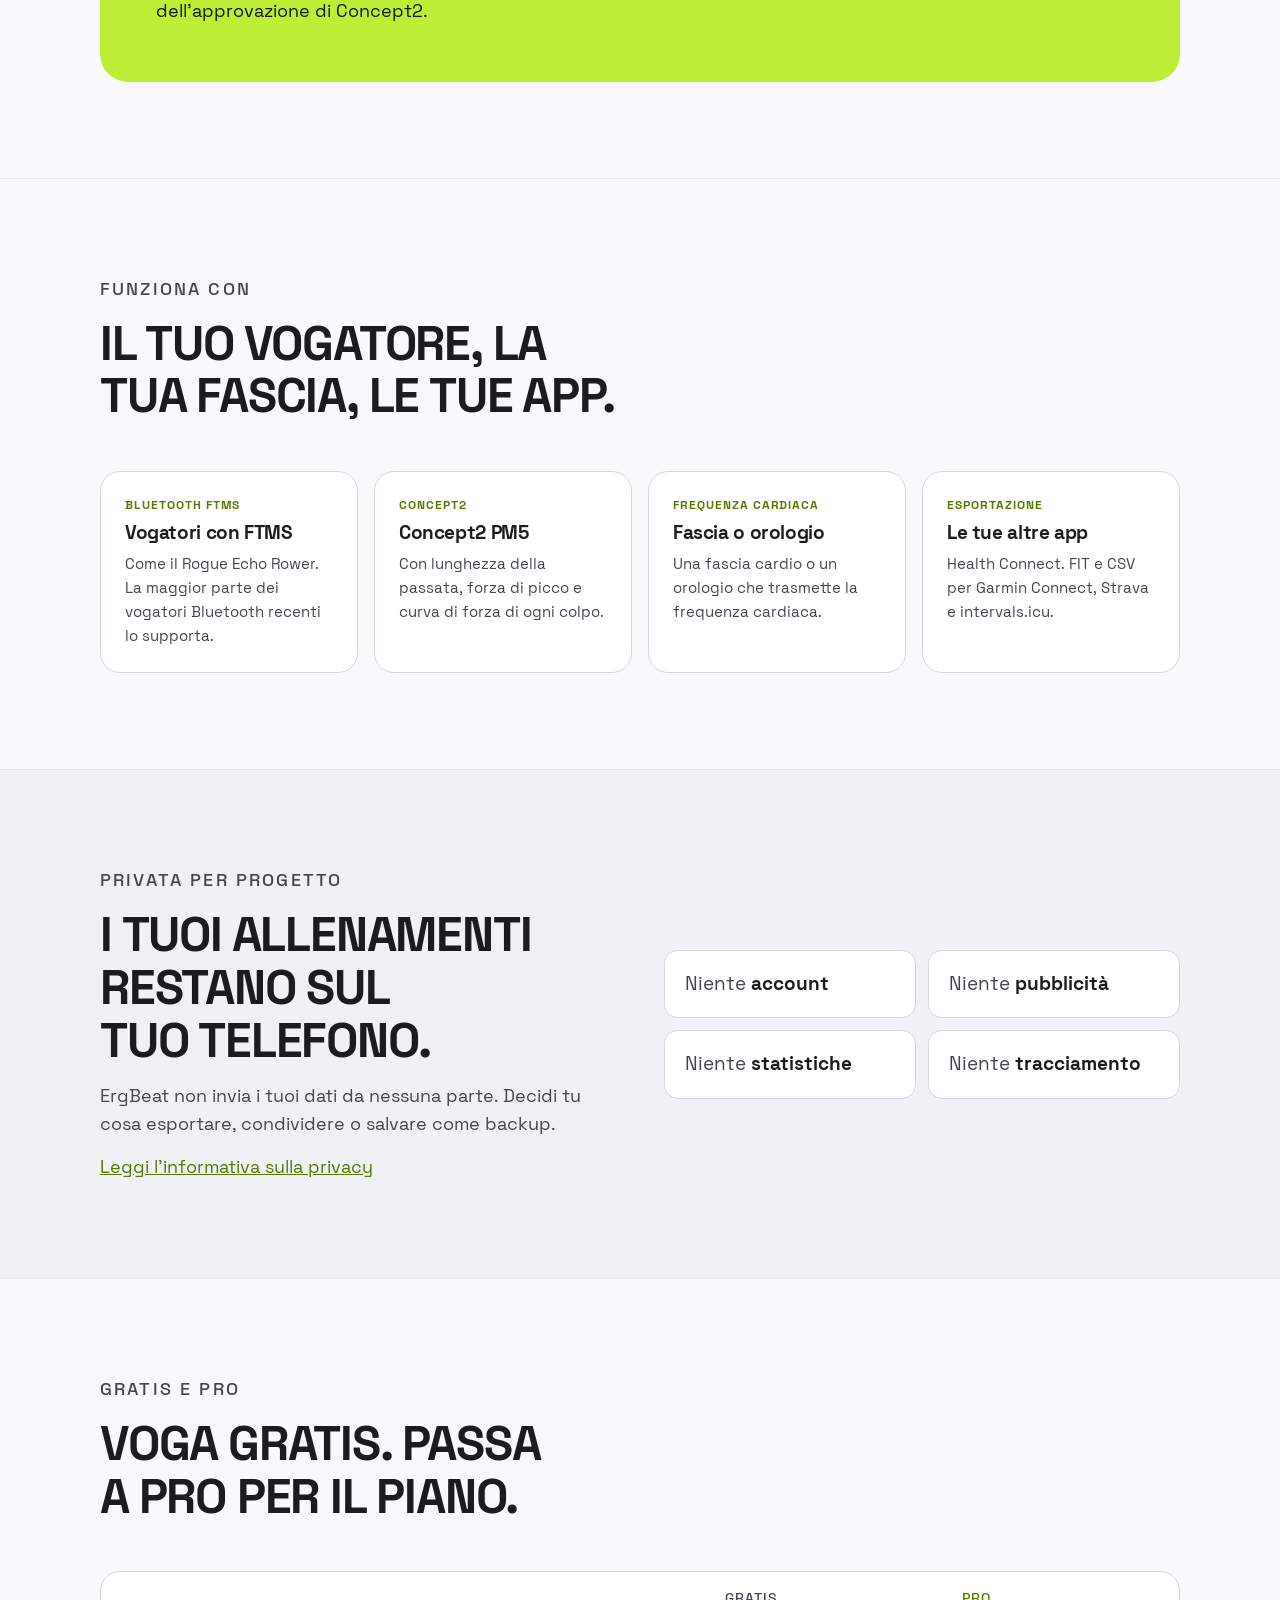
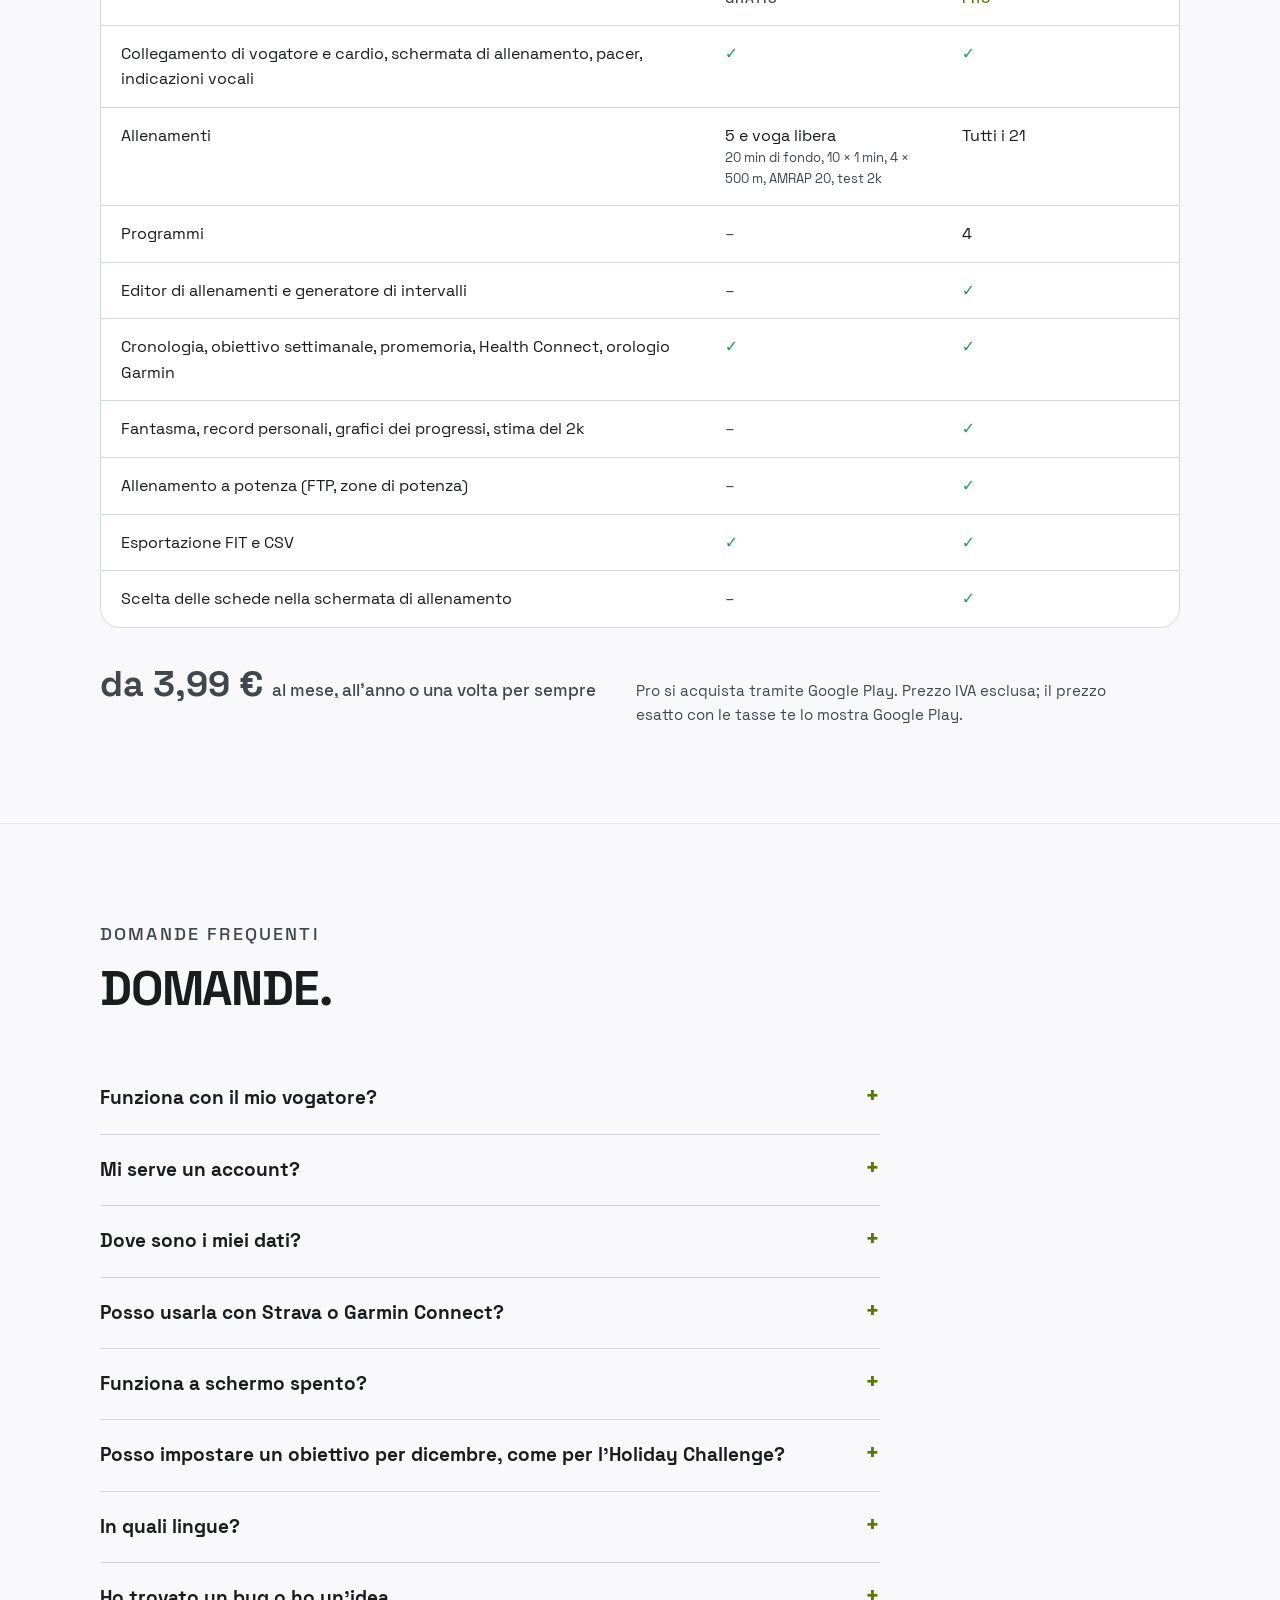
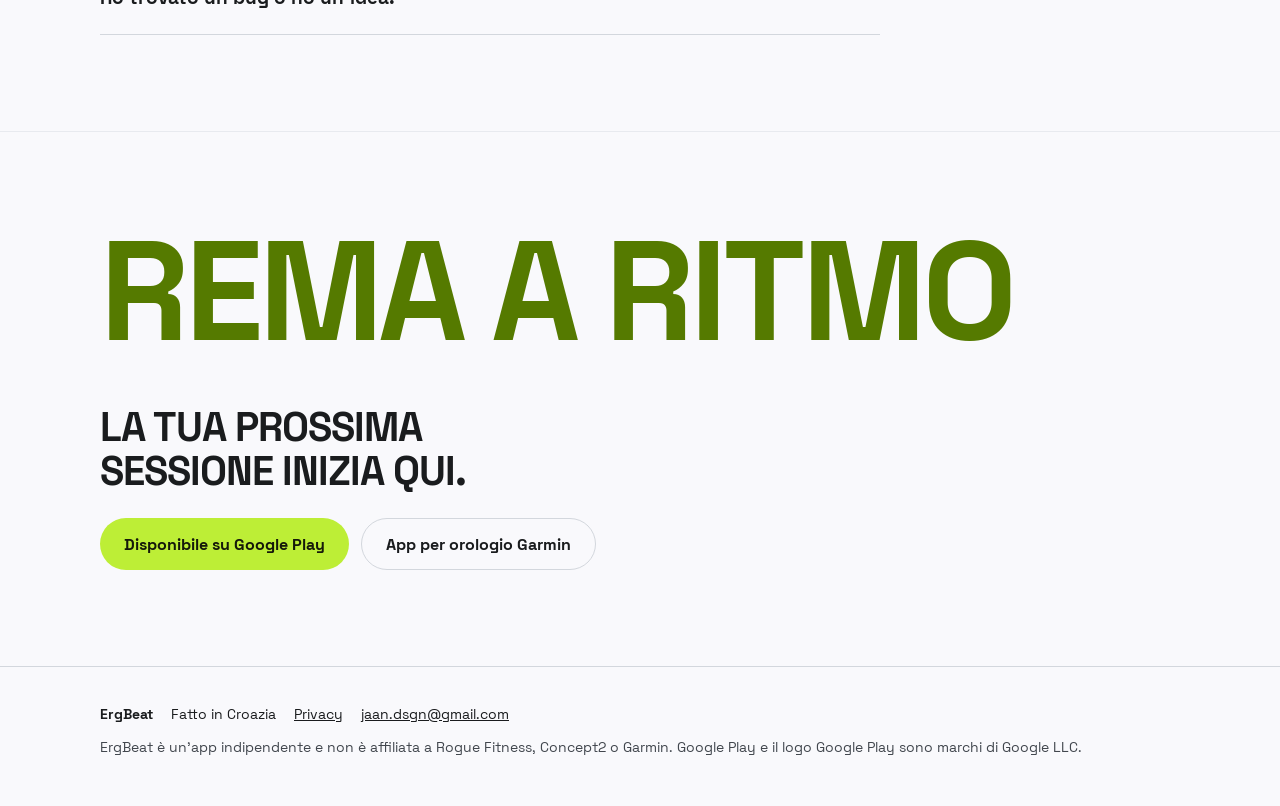
<file: it/index.html>
<!doctype html>
<html lang="it">
<head>
<meta charset="utf-8">
<meta name="viewport" content="width=device-width, initial-scale=1, viewport-fit=cover">
<!-- Generated by tools/site/build.py from tools/site/i18n/it.json. Edit those, not this file. -->
<title>ErgBeat – allenamenti al vogatore con pacer della cadenza</title>
<meta name="description" content="Voga con un piano sul tuo Concept2 PM5 o vogatore Bluetooth: un pacer della cadenza che vedi dall'altra parte della stanza, 21 allenamenti, programmi, record e un'app per orologi Garmin. Niente account, niente pubblicità.">
<meta name="theme-color" content="#121316">
<link rel="canonical" href="https://ergbeat.com/it/">
<link rel="alternate" hreflang="en" href="https://ergbeat.com/">
<link rel="alternate" hreflang="hr" href="https://ergbeat.com/hr/">
<link rel="alternate" hreflang="de" href="https://ergbeat.com/de/">
<link rel="alternate" hreflang="es" href="https://ergbeat.com/es/">
<link rel="alternate" hreflang="fr" href="https://ergbeat.com/fr/">
<link rel="alternate" hreflang="it" href="https://ergbeat.com/it/">
<link rel="alternate" hreflang="pt-BR" href="https://ergbeat.com/pt/">
<link rel="alternate" hreflang="pl" href="https://ergbeat.com/pl/">
<link rel="alternate" hreflang="nl" href="https://ergbeat.com/nl/">
<link rel="alternate" hreflang="x-default" href="https://ergbeat.com/">
<meta property="og:type" content="website">
<meta property="og:title" content="ErgBeat – allenamenti al vogatore con pacer della cadenza">
<meta property="og:description" content="Voga con un piano sul tuo Concept2 PM5 o vogatore Bluetooth: un pacer della cadenza che vedi dall'altra parte della stanza, 21 allenamenti, programmi, record e un'app per orologi Garmin. Niente account, niente pubblicità.">
<meta property="og:url" content="https://ergbeat.com/it/">
<meta property="og:image" content="https://ergbeat.com/assets/img/og-en.png">
<meta property="og:locale" content="it_IT">
<link rel="icon" href="../assets/img/icon-square.svg" type="image/svg+xml">
<link rel="apple-touch-icon" href="../icon.png">
<link rel="preload" href="../assets/fonts/space-grotesk-bold.woff2" as="font" type="font/woff2" crossorigin>
<link rel="stylesheet" href="../assets/site.css">
</head>
<body>

<a class="sr" href="#how">Vai al contenuto</a>
<header class="top">
  <div class="wrap">
    <a class="brand" href="../it/"><img src="../assets/img/icon-rounded.svg" alt="" width="34" height="34">ErgBeat</a>
    <nav aria-label="Sezioni">
      <a href="#workouts">Allenamenti</a>
      <a href="#garmin">Garmin</a>
      <a href="#pro">Gratis e Pro</a>
      <a href="#faq">Domande</a>
    </nav>
    <details class="langs">
      <summary aria-label="Lingua: Italiano">IT</summary>
      <ul>
        <li><a href="../" hreflang="en" lang="en">English<small>EN</small></a></li>
        <li><a href="../hr/" hreflang="hr" lang="hr">Hrvatski<small>HR</small></a></li>
        <li><a href="../de/" hreflang="de" lang="de">Deutsch<small>DE</small></a></li>
        <li><a href="../es/" hreflang="es" lang="es">Español<small>ES</small></a></li>
        <li><a href="../fr/" hreflang="fr" lang="fr">Français<small>FR</small></a></li>
        <li><a href="../it/" hreflang="it" lang="it" aria-current="page">Italiano<small>IT</small></a></li>
        <li><a href="../pt/" hreflang="pt-BR" lang="pt-BR">Português (Brasil)<small>PT</small></a></li>
        <li><a href="../pl/" hreflang="pl" lang="pl">Polski<small>PL</small></a></li>
        <li><a href="../nl/" hreflang="nl" lang="nl">Nederlands<small>NL</small></a></li>
        
      </ul>
    </details>
  </div>
</header>

<main>
<div class="hero">
  <svg class="ribbon" aria-hidden="true" viewBox="0 0 1440 600" preserveAspectRatio="none"><path d="M-80 520 C 300 260, 620 700, 960 400 S 1360 120, 1520 260"/></svg>
  <div class="wrap">
    <div class="hero-copy">
      <p class="label">App Android per vogatori</p>
      <h1>Rema a ritmo</h1>
      <p class="hero-sub">Il tuo vogatore, con un <em>coach sullo schermo.</em></p>
      <p class="lede">Collegati via Bluetooth, scegli un allenamento e voga seguendo un pacer che vedi dall'altra parte della stanza. Zone di passo dal tuo 2k, indicazioni vocali e la tua sessione migliore che voga accanto a te come un fantasma.</p>
      <div class="cta">
        <a class="btn btn-volt" href="https://play.google.com/store/apps/details?id=com.kriative.ergbeat">Disponibile su Google Play</a>
        <a class="btn btn-ghost" href="#how">Come funziona</a>
      </div>
      <ul class="chips">
        <li>Material You</li><li>App per orologio Garmin</li><li class="soon">Logbook sync · presto</li><li>9 lingue</li><li>Nessun account</li>
      </ul>
      <div class="notes">
        <div class="tester"><span class="dot" aria-hidden="true"></span><p><b>ErgBeat è disponibile su Google Play.</b> Android 8.0 o superiore, gratis con Pro facoltativo.</p></div>
        <a class="tester tester-link" href="https://apps.garmin.com/en-US/apps/ac5a308d-259f-4e7f-b3a2-029785e9e4a5"><span class="dot" aria-hidden="true"></span><p><b>Novità:</b> l’app per orologio Garmin è nello store Connect IQ. <span aria-hidden="true">→</span></p></a>
      </div>
    </div>
    <div class="hero-visual">
      <div class="phone"><img src="../assets/img/live-en.webp" width="720" height="1281" alt="Schermata di allenamento di ErgBeat: intervallo 3 di un 5 × 1000 m, mancano 387 metri, in zona, 36 metri davanti al fantasma." fetchpriority="high"></div>
      <div class="watch hero-watch"><img src="../assets/img/watch-interval.webp" width="360" height="360" alt="Schermata dell'orologio durante un intervallo: parziale di questo intervallo e del precedente, metri davanti al fantasma."></div>
    </div>
  </div>
</div>

<div class="wrap">
  <div class="pacer">
    <svg viewBox="0 0 220 150" role="img" aria-label="Il pacer ad arco a 26 colpi al minuto: una pallina attraversa veloce la passata e torna lenta nella ripresa.">
      <path class="arc-track" d="M 30.6 124 A 80 80 0 1 1 189.4 124" pathLength="300"/>
      <path class="arc-fill" d="M 30.6 124 A 80 80 0 1 1 189.4 124" pathLength="300"/>
      <g class="swing"><circle class="bead" cx="110" cy="30" r="12"/></g>
      <text class="spm num" x="110" y="112" text-anchor="middle">26</text>
      <text class="spm-l" x="110" y="132" text-anchor="middle">SPM</text>
    </svg>
    <div>
      <h2>Un pacer che leggi dal carrello.</h2>
      <p>La pallina fa da maniglia. Attraversa veloce la passata e torna lenta nella ripresa, esattamente alla tua cadenza obiettivo, mentre l'arco si riempie a ogni colpo.</p>
      <div class="phase"><span>Passata ⅓</span><span>Ripresa ⅔</span></div>
    </div>
  </div>
</div>

<section id="how">
  <div class="wrap">
    <div class="head"><p class="label">Come funziona</p><h2>Tre passi verso la prima sessione.</h2></div>
    <ol class="steps">
      <li><h3>Collega il vogatore</h3><p>Qualsiasi vogatore con Bluetooth FTMS, oppure un Concept2 PM5. Aggiungi una fascia cardio o un orologio che trasmette la frequenza cardiaca.</p></li>
      <li><h3>Scegli un allenamento</h3><p>Il suggerimento di oggi, uno dei 21 allenamenti, un giorno di programma o uno tuo.</p></li>
      <li><h3>Voga</h3><p>Il pacer ad arco attraversa passata e ripresa alla tua cadenza obiettivo. Lo schermo ti dice se vai troppo forte, in zona o troppo piano.</p></li>
      
    </ol>
  </div>
</section>

<section id="screen">
  <div class="wrap split">
    <div>
      <div class="head"><p class="label">La schermata di allenamento</p><h2>Fatta per essere letta dal carrello.</h2></div>
      <ul class="feats">
        <li><p><b>Zone di passo dal tuo 2k:</b> <span>da UT2 ad AN, con un riscontro a ogni colpo.</span></p></li>
        <li><p><b>Sfida il fantasma</b> <span>della tua sessione migliore o dell'ultima, con il distacco in metri.</span></p></li>
        <li><p><b>Voce, segnali acustici e metronomo,</b> <span>così non devi guardare lo schermo nelle prove lunghe.</span></p></li>
        <li><p><b>Partenza al primo colpo,</b> <span>pausa automatica quando ti fermi, impostazioni rapide senza uscire.</span></p></li>
        <li><p><b>Verticale od orizzontale,</b> <span>continua a schermo spento o in picture-in-picture.</span></p></li>
        
      </ul>
      <div class="zones" aria-label="Zona in tempo reale"><span class="chip e">Troppo piano</span><span class="chip z">In zona</span><span class="chip h">Troppo forte</span></div>
    </div>
    <div class="media col">
      <div class="landscape"><div class="phone"><img src="../assets/img/landscape-en.webp" width="1100" height="507" alt="La schermata di allenamento in orizzontale: pacer ad arco a sinistra, dati a destra." loading="lazy"></div></div>
    </div>
  </div>
</section>

<section id="workouts">
  <div class="wrap">
    <div class="head"><p class="label">Allenamenti e programmi</p><h2>Voga con un piano.</h2>
      <p>21 allenamenti: fondo, intervalli, sprint, piramide, scala di cadenza, WOD in stile CrossFit con burpees o wall ball, e test su 500 m, 1k, 2k, 5k e 30 minuti.</p></div>
    <div class="trio">
      <figure><div class="phone"><img src="../assets/img/workouts-en.webp" width="520" height="925" alt="Elenco di allenamenti duri: intervalli, sprint e WOD." loading="lazy"></div><figcaption><b>21 allenamenti</b>Da 20 minuti di fondo a un test sui 2k.</figcaption></figure>
      <figure><div class="phone"><img src="../assets/img/program-en.webp" width="520" height="925" alt="Il programma Costruzione: settimana 1 completata, giorno successivo evidenziato." loading="lazy"></div><figcaption><b>Quattro programmi</b>Quattro settimane ciascuno, con il passo del tuo 2k. Ognuno finisce con un test sui 2k.</figcaption></figure>
      <figure><div class="phone"><img src="../assets/img/editor-en.webp" width="520" height="925" alt="Editor di allenamenti con intervalli al vogatore e wall ball." loading="lazy"></div><figcaption><b>Editor di allenamenti</b>Intervalli, recuperi ed esercizi fuori dal vogatore. Condividilo con un link o un codice QR.</figcaption></figure>
      
    </div>
    <ul class="programs">
      <li>Fondamenta<small>Inizia a vogare</small></li>
      <li>Costruzione<small>Più volume</small></li>
      <li>Picco<small>Punta al 2k</small></li>
      <li>Motore CrossFit<small>Condizionamento per il box</small></li>
      
    </ul>
  </div>
</section>

<section id="progress">
  <div class="wrap split rev">
    <div>
      <div class="head"><p class="label">Progressi</p><h2>Guarda come si sommano.</h2></div>
      <ul class="feats">
        <li><p><b>Obiettivo settimanale in metri</b> <span>e una serie di settimane consecutive.</span></p></li>
        <li><p><b>Una stima del 2k,</b> <span>andamento del passo e lo stesso allenamento nel tempo.</span></p></li>
        <li><p><b>Ogni sessione</b> <span>con parziali, frequenza cardiaca e potenza, per intervallo.</span></p></li>
        <li><p><b>Record personali,</b> <span>trovati in automatico in ogni sessione:</span></p></li>
        
      </ul>
      <div class="records num" aria-label="Distanze e tempi record"><span>500 m</span><span>1k</span><span>2k</span><span>5k</span><span>10k</span><span>1 min</span><span>4 min</span><span>30 min</span><span>kcal/min</span></div>
    </div>
    <div class="media"><div class="phone"><img src="../assets/img/progress-en.webp" width="520" height="925" alt="Schermata dei progressi: obiettivo settimanale, volume settimanale e stima del 2k." loading="lazy"></div></div>
  </div>
</section>

<section id="themes" class="band">
  <svg class="ribbon" aria-hidden="true" viewBox="0 0 1440 600" preserveAspectRatio="none"><path d="M-80 520 C 300 260, 620 700, 960 400 S 1360 120, 1520 260"/></svg>
  <div class="wrap split">
    <div>
      <div class="head"><p class="label">Material You</p><h2>Chiaro. Scuro. Tuo.</h2>
        <p>Design Material 3 completo con tema chiaro e scuro. Segue il tuo telefono e, da Android 12 in poi, può prendere i colori dal tuo sfondo.</p></div>
    </div>
    <div class="pair">
      <div class="phone"><img src="../assets/img/live-light.webp" width="720" height="1281" alt="Schermata di allenamento con tema chiaro" loading="lazy"></div>
      <div class="phone"><img src="../assets/img/live-dark.webp" width="720" height="1281" alt="Schermata di allenamento con tema scuro" loading="lazy"></div>
    </div>
  </div>
</section>

<section id="garmin">
  <div class="wrap split">
    <div>
      <div class="head"><p class="label">Garmin</p><h2>Anche al polso.</h2>
        <p><b>ErgBeat per Garmin</b> è un'app Connect IQ gratuita. L'orologio mostra l'allenamento e lo registra in Garmin Connect con i dati del vogatore, la frequenza cardiaca dal polso e un lap per ogni intervallo.</p></div>
      <p class="models">Funziona con fēnix 8 (43 mm, 47 mm, Pro 47 mm, Solar 47 mm e 51 mm), Forerunner 965 e Forerunner 265.</p>
      <p><a class="btn btn-volt" href="https://apps.garmin.com/en-US/apps/ac5a308d-259f-4e7f-b3a2-029785e9e4a5">Scaricala dallo store Connect IQ</a></p>
    </div>
    <div class="watches">
      <div class="watch"><img src="../assets/img/watch-interval.webp" width="360" height="360" alt="Schermata dell'orologio durante un intervallo: parziale di questo intervallo e del precedente, metri davanti al fantasma." loading="lazy"></div>
      <div class="watch"><img src="../assets/img/watch-summary.webp" width="360" height="360" alt="Riepilogo sull'orologio dopo l'allenamento." loading="lazy"></div>
    </div>
  </div>
</section>

<section id="logbook">
  <div class="wrap">
    <div class="sooncard">
      <p class="label">In arrivo</p>
      <h2>Sincronizzazione con Concept2 Logbook</h2>
      <p>Gli allenamenti fatti su un Concept2 PM5 andranno direttamente nel tuo Logbook, dove contano per classifiche e sfide. È pronto e in attesa dell’approvazione di Concept2.</p>
    </div>
  </div>
</section>

<section id="devices">
  <div class="wrap">
    <div class="head"><p class="label">Funziona con</p><h2>Il tuo vogatore, la tua fascia, le tue app.</h2></div>
    <div class="devices">
      <div class="device"><span class="tag">Bluetooth FTMS</span><h3>Vogatori con FTMS</h3><p>Come il Rogue Echo Rower. La maggior parte dei vogatori Bluetooth recenti lo supporta.</p></div>
      <div class="device"><span class="tag">Concept2</span><h3>Concept2 PM5</h3><p>Con lunghezza della passata, forza di picco e curva di forza di ogni colpo.</p></div>
      <div class="device"><span class="tag">Frequenza cardiaca</span><h3>Fascia o orologio</h3><p>Una fascia cardio o un orologio che trasmette la frequenza cardiaca.</p></div>
      <div class="device"><span class="tag">Esportazione</span><h3>Le tue altre app</h3><p>Health Connect. FIT e CSV per Garmin Connect, Strava e intervals.icu.</p></div>
      
    </div>
  </div>
</section>

<section class="privacy" id="privacy">
  <div class="wrap">
    <div class="head" style="margin-bottom:0"><p class="label">Privata per progetto</p><h2>I tuoi allenamenti restano sul tuo telefono.</h2>
      <p>ErgBeat non invia i tuoi dati da nessuna parte. Decidi tu cosa esportare, condividere o salvare come backup.</p>
      <p><a href="../privacy.html#it">Leggi l'informativa sulla privacy</a></p></div>
    <ul class="nos"><li><span>Niente</span> account</li><li><span>Niente</span> pubblicità</li><li><span>Niente</span> statistiche</li><li><span>Niente</span> tracciamento</li></ul>
  </div>
</section>

<section id="pro">
  <div class="wrap">
    <div class="head"><p class="label">Gratis e Pro</p><h2>Voga gratis. Passa a Pro per il piano.</h2></div>
    <div class="tablewrap">
      <table>
        <thead><tr><th scope="col"><span class="sr">Funzione</span></th><th scope="col">Gratis</th><th scope="col" class="pro">Pro</th></tr></thead>
        <tbody>
          <tr><td>Collegamento di vogatore e cardio, schermata di allenamento, pacer, indicazioni vocali</td><td class="y" aria-label="Incluso">✓</td><td class="y" aria-label="Incluso">✓</td></tr>
          <tr><td>Allenamenti</td><td>5 e voga libera<small>20 min di fondo, 10 × 1 min, 4 × 500 m, AMRAP 20, test 2k</small></td><td>Tutti i 21</td></tr>
          <tr><td>Programmi</td><td class="n" aria-label="Non incluso">–</td><td>4</td></tr>
          <tr><td>Editor di allenamenti e generatore di intervalli</td><td class="n" aria-label="Non incluso">–</td><td class="y" aria-label="Incluso">✓</td></tr>
          <tr><td>Cronologia, obiettivo settimanale, promemoria, Health Connect, orologio Garmin</td><td class="y" aria-label="Incluso">✓</td><td class="y" aria-label="Incluso">✓</td></tr>
          <tr><td>Fantasma, record personali, grafici dei progressi, stima del 2k</td><td class="n" aria-label="Non incluso">–</td><td class="y" aria-label="Incluso">✓</td></tr>
          <tr><td>Allenamento a potenza (FTP, zone di potenza)</td><td class="n" aria-label="Non incluso">–</td><td class="y" aria-label="Incluso">✓</td></tr>
          <tr><td>Esportazione FIT e CSV</td><td class="y" aria-label="Incluso">✓</td><td class="y" aria-label="Incluso">✓</td></tr>
          <tr><td>Scelta delle schede nella schermata di allenamento</td><td class="n" aria-label="Non incluso">–</td><td class="y" aria-label="Incluso">✓</td></tr>
          
        </tbody>
      </table>
    </div>
    <div class="price">
      <p class="from num">da 3,99 € <small>al mese, all'anno o una volta per sempre</small></p>
      <p>Pro si acquista tramite Google Play. Prezzo IVA esclusa; il prezzo esatto con le tasse te lo mostra Google Play.</p>
    </div>
  </div>
</section>

<section id="faq">
  <div class="wrap">
    <div class="head"><p class="label">Domande frequenti</p><h2>Domande.</h2></div>
    <div class="faq">
      <details><summary>Funziona con il mio vogatore?</summary><p>Se il tuo vogatore o il suo monitor supporta Bluetooth FTMS (la maggior parte dei vogatori Bluetooth recenti lo fa), sì. Il Concept2 PM5 è supportato direttamente. Non sei sicuro? Installa l'app e tocca il pulsante Vogatore: ErgBeat mostra cosa trova, e c'è un vogatore demo per provare tutto senza macchina.</p></details>
      <details><summary>Mi serve un account?</summary><p>No. Non c'è nessun account né accesso.</p></details>
      <details><summary>Dove sono i miei dati?</summary><p>Sul tuo telefono. Puoi farne un backup nel file che scegli (per esempio su Google Drive) ed esportare le sessioni in FIT o CSV.</p></details>
      <details><summary>Posso usarla con Strava o Garmin Connect?</summary><p>Sì. L'app per orologi Garmin registra direttamente in Garmin Connect, e ErgBeat esporta file FIT per Strava, Garmin Connect e intervals.icu.</p></details>
      <details><summary>Funziona a schermo spento?</summary><p>Sì. L'allenamento continua a schermo spento, con una notifica sulla schermata di blocco.</p></details>
      <details><summary>Posso impostare un obiettivo per dicembre, come per l’Holiday Challenge?</summary><p>Sì. In Progressi imposta un obiettivo per un periodo: metri e date, per esempio 100 000 m dal 26 novembre al 24 dicembre. ErgBeat ti mostra quanto ti serve ancora al giorno e se sei in anticipo sul piano, e puoi condividere i progressi come immagine. Funziona con qualsiasi vogatore. L’Holiday Challenge di Concept2 conta invece i metri nel Concept2 Logbook fatti su macchine Concept2.</p></details>
      <details><summary>In quali lingue?</summary><p>Inglese, croato, tedesco, spagnolo, francese, italiano, portoghese, polacco e olandese.</p></details>
      <details><summary>Ho trovato un bug o ho un'idea.</summary><p>Usa <i>Invia feedback</i> nell'app o scrivi a <a href="mailto:jaan.dsgn@gmail.com">jaan.dsgn@gmail.com</a>.</p></details>
      
    </div>
  </div>
</section>

<section class="closing">
  <div class="wrap">
    <p class="shout" aria-hidden="true">Rema a ritmo</p>
    <h2>La tua prossima sessione inizia qui.</h2>
    <div class="cta">
      <a class="btn btn-volt" href="https://play.google.com/store/apps/details?id=com.kriative.ergbeat">Disponibile su Google Play</a>
      <a class="btn btn-ghost" href="https://apps.garmin.com/en-US/apps/ac5a308d-259f-4e7f-b3a2-029785e9e4a5">App per orologio Garmin</a>
    </div>
  </div>
</section>
</main>

<footer>
  <div class="wrap">
    <div class="row"><b>ErgBeat</b><span>Fatto in Croazia</span><a href="../privacy.html#it">Privacy</a><a href="mailto:jaan.dsgn@gmail.com">jaan.dsgn@gmail.com</a></div>
    <p>ErgBeat è un'app indipendente e non è affiliata a Rogue Fitness, Concept2 o Garmin. Google Play e il logo Google Play sono marchi di Google LLC.</p>
  </div>
</footer>
</body>
</html>
</file>
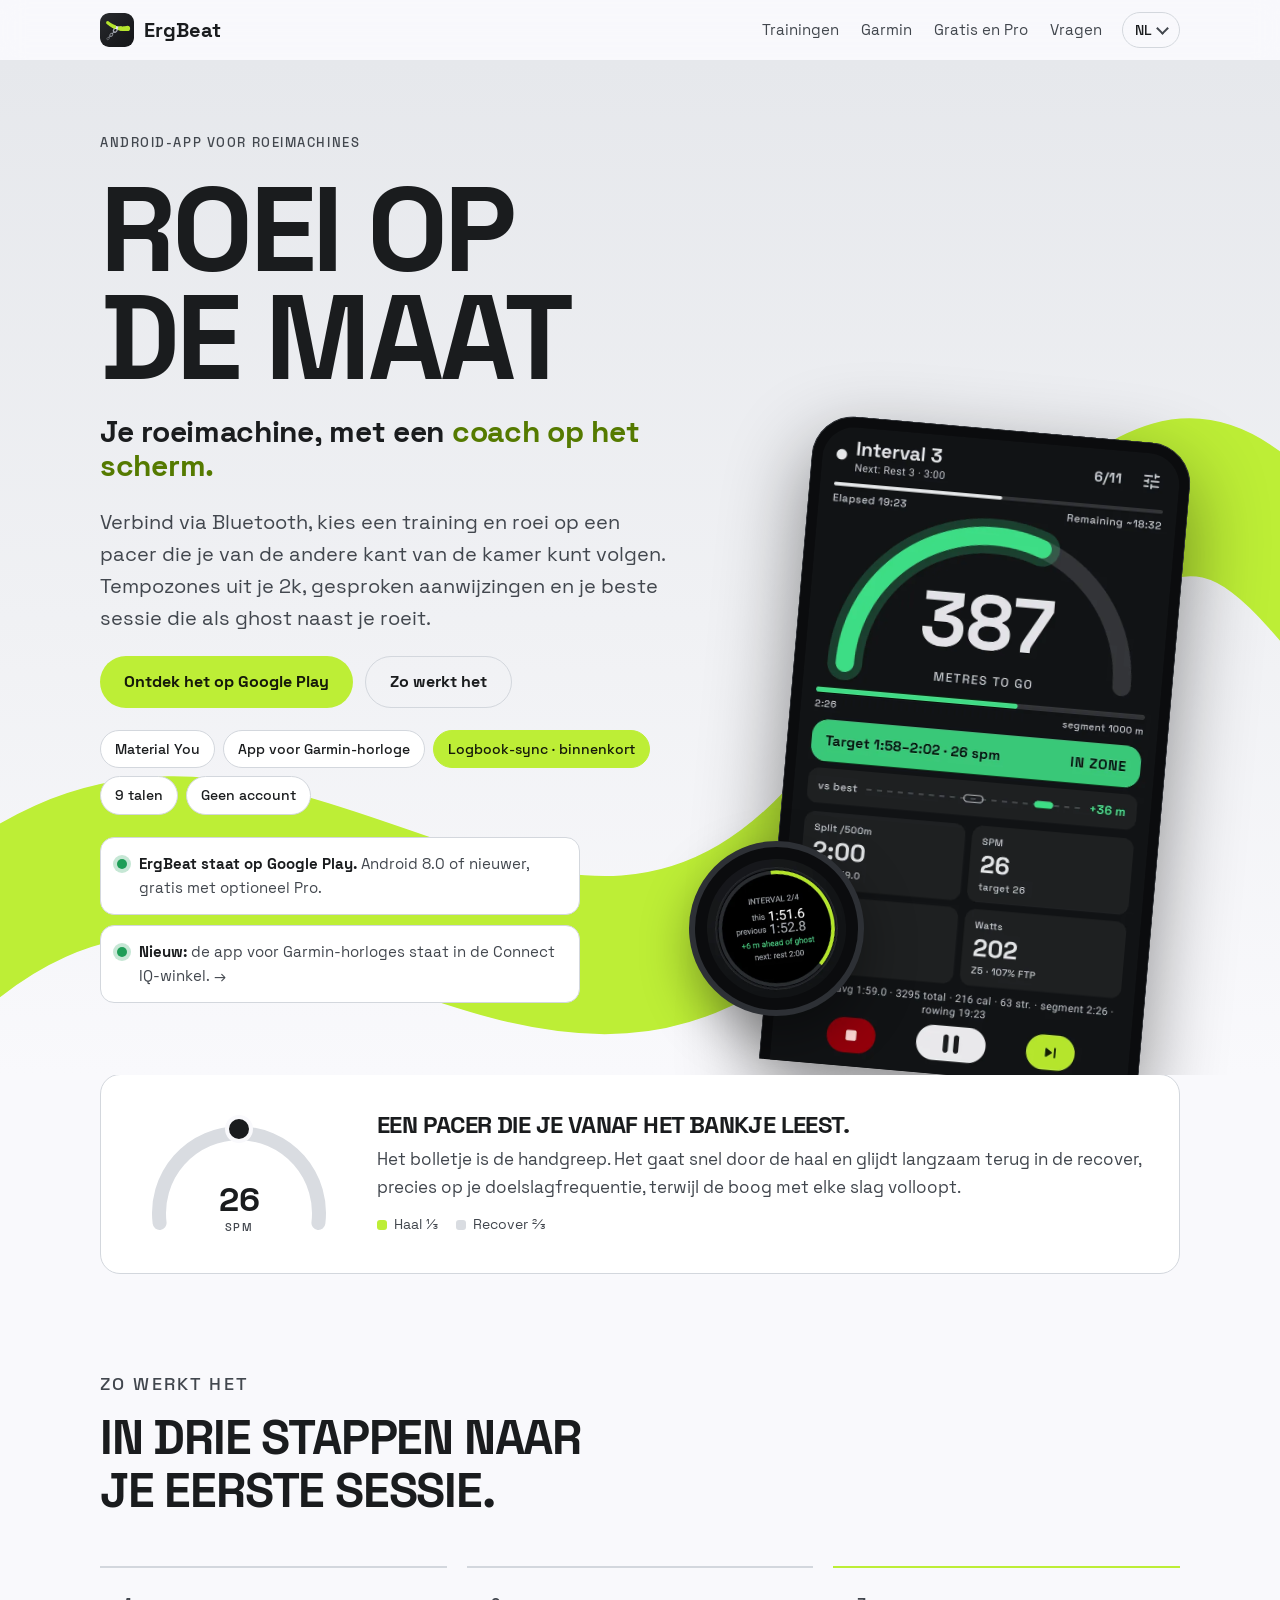
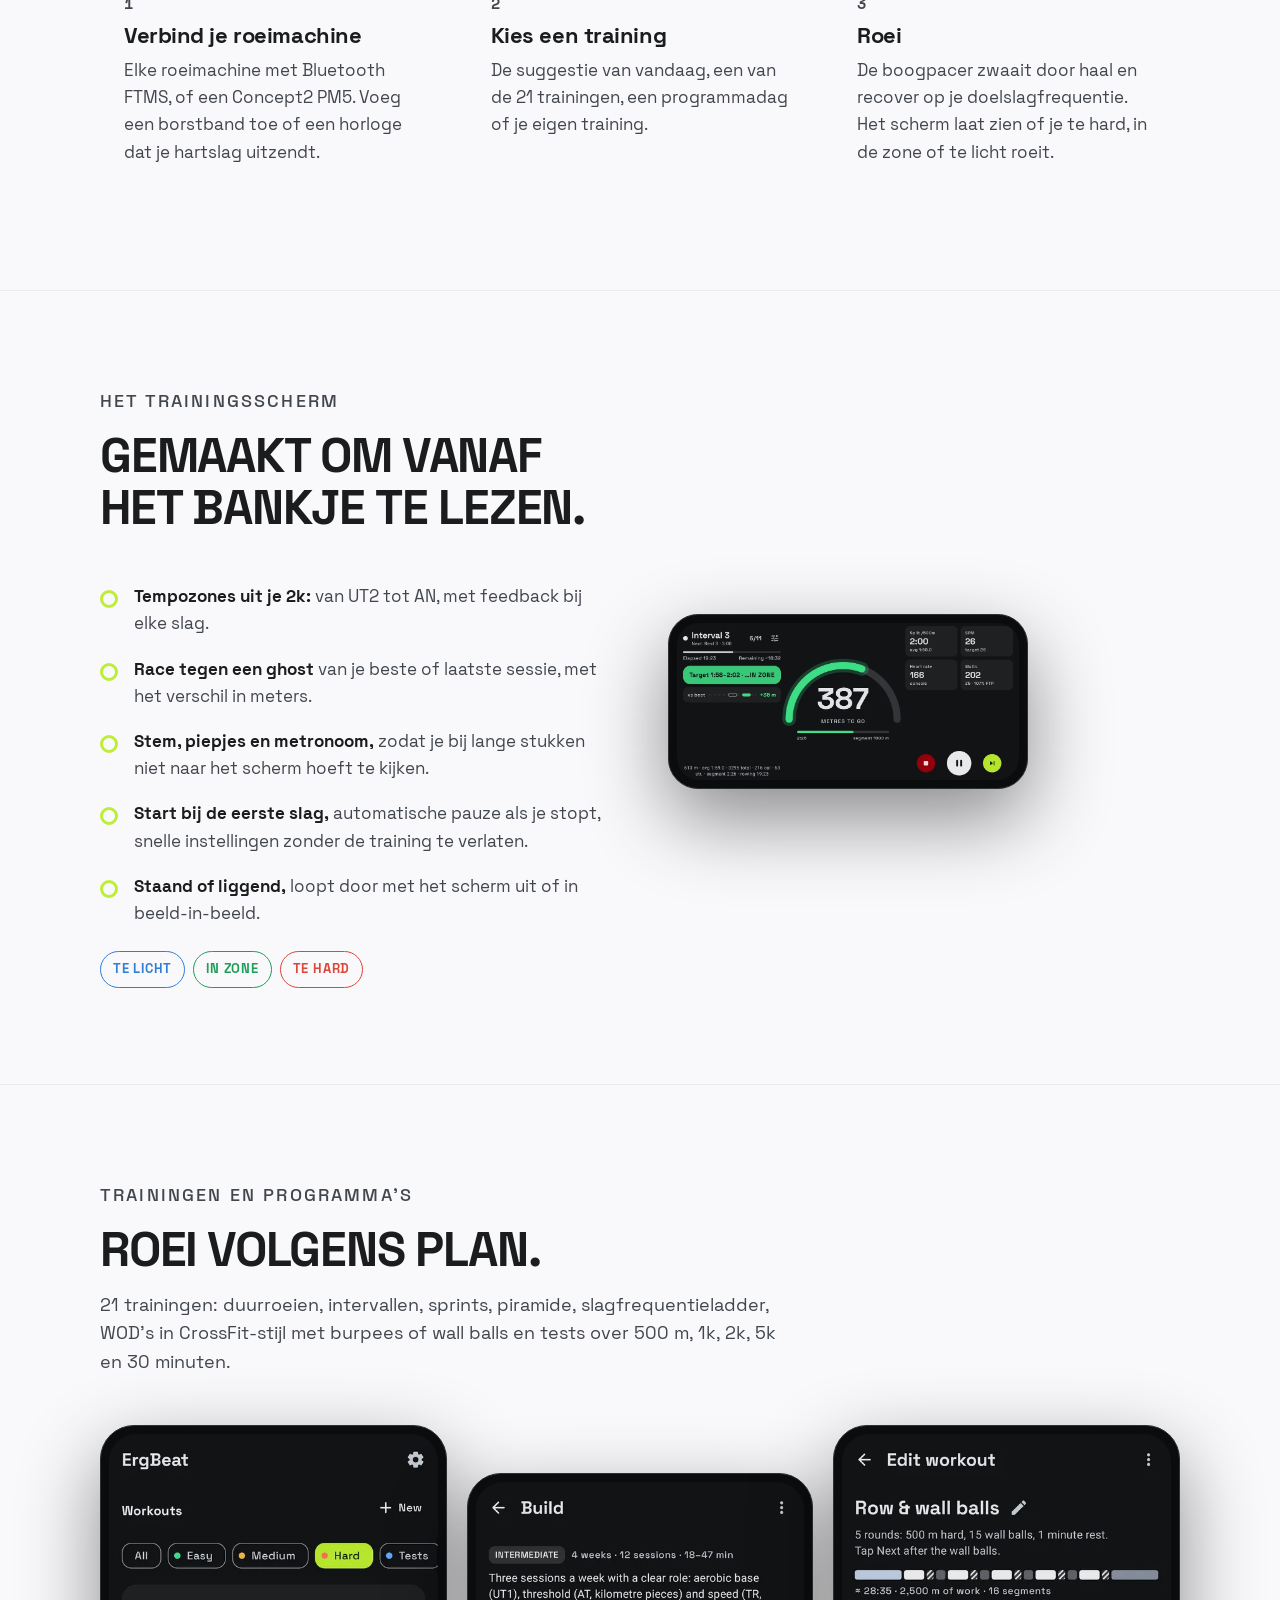
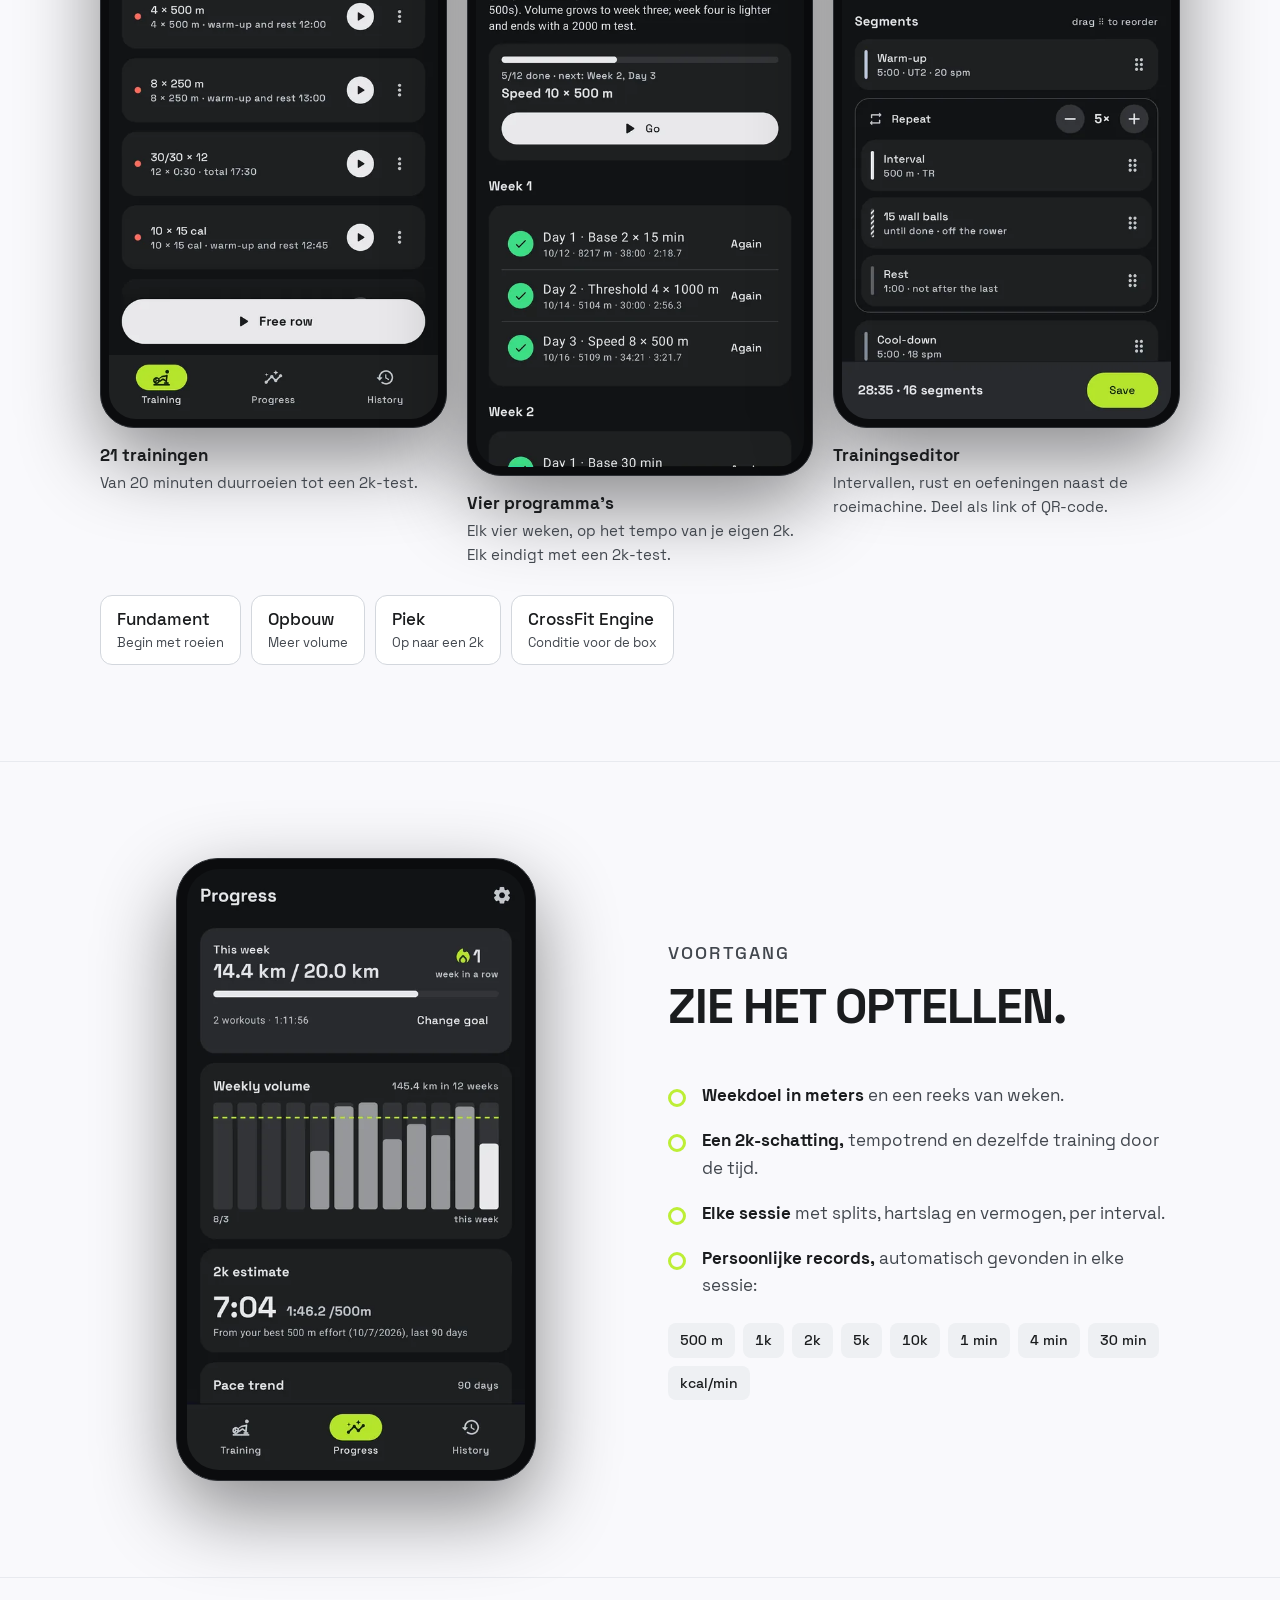
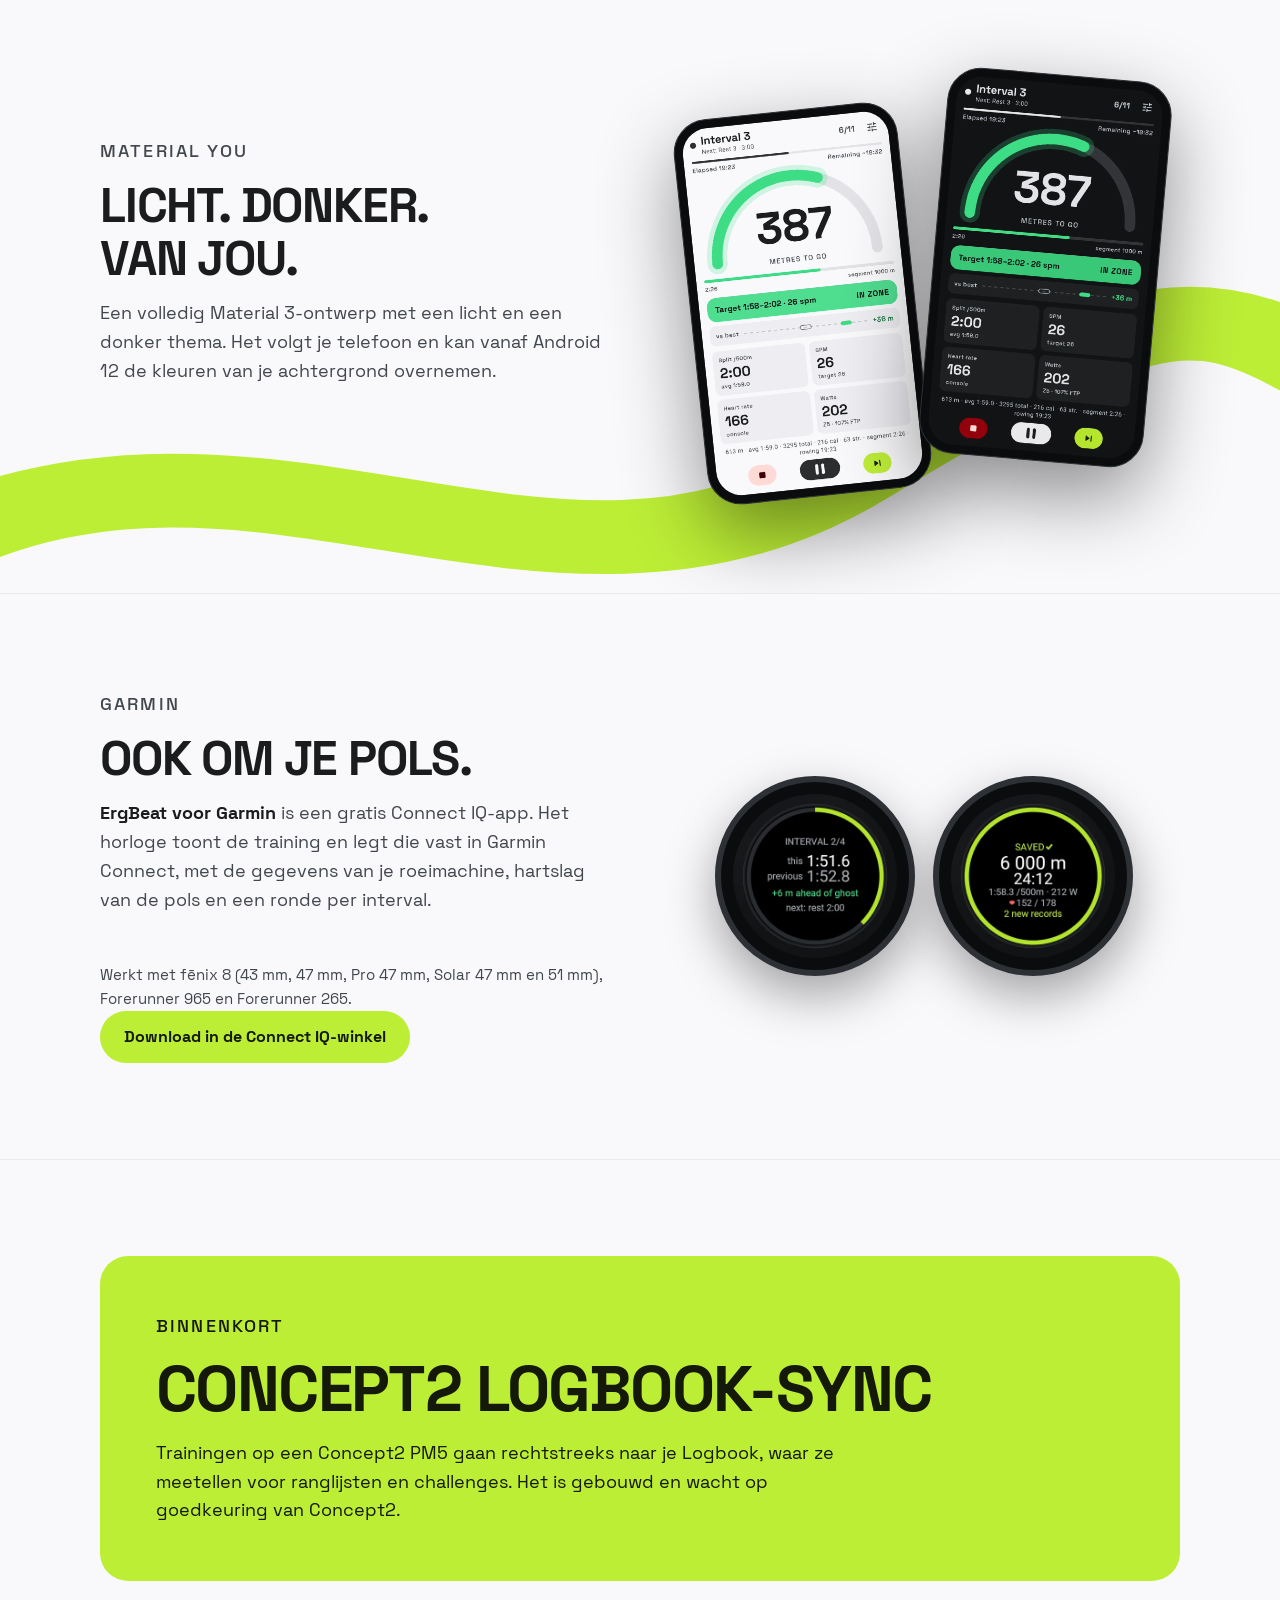
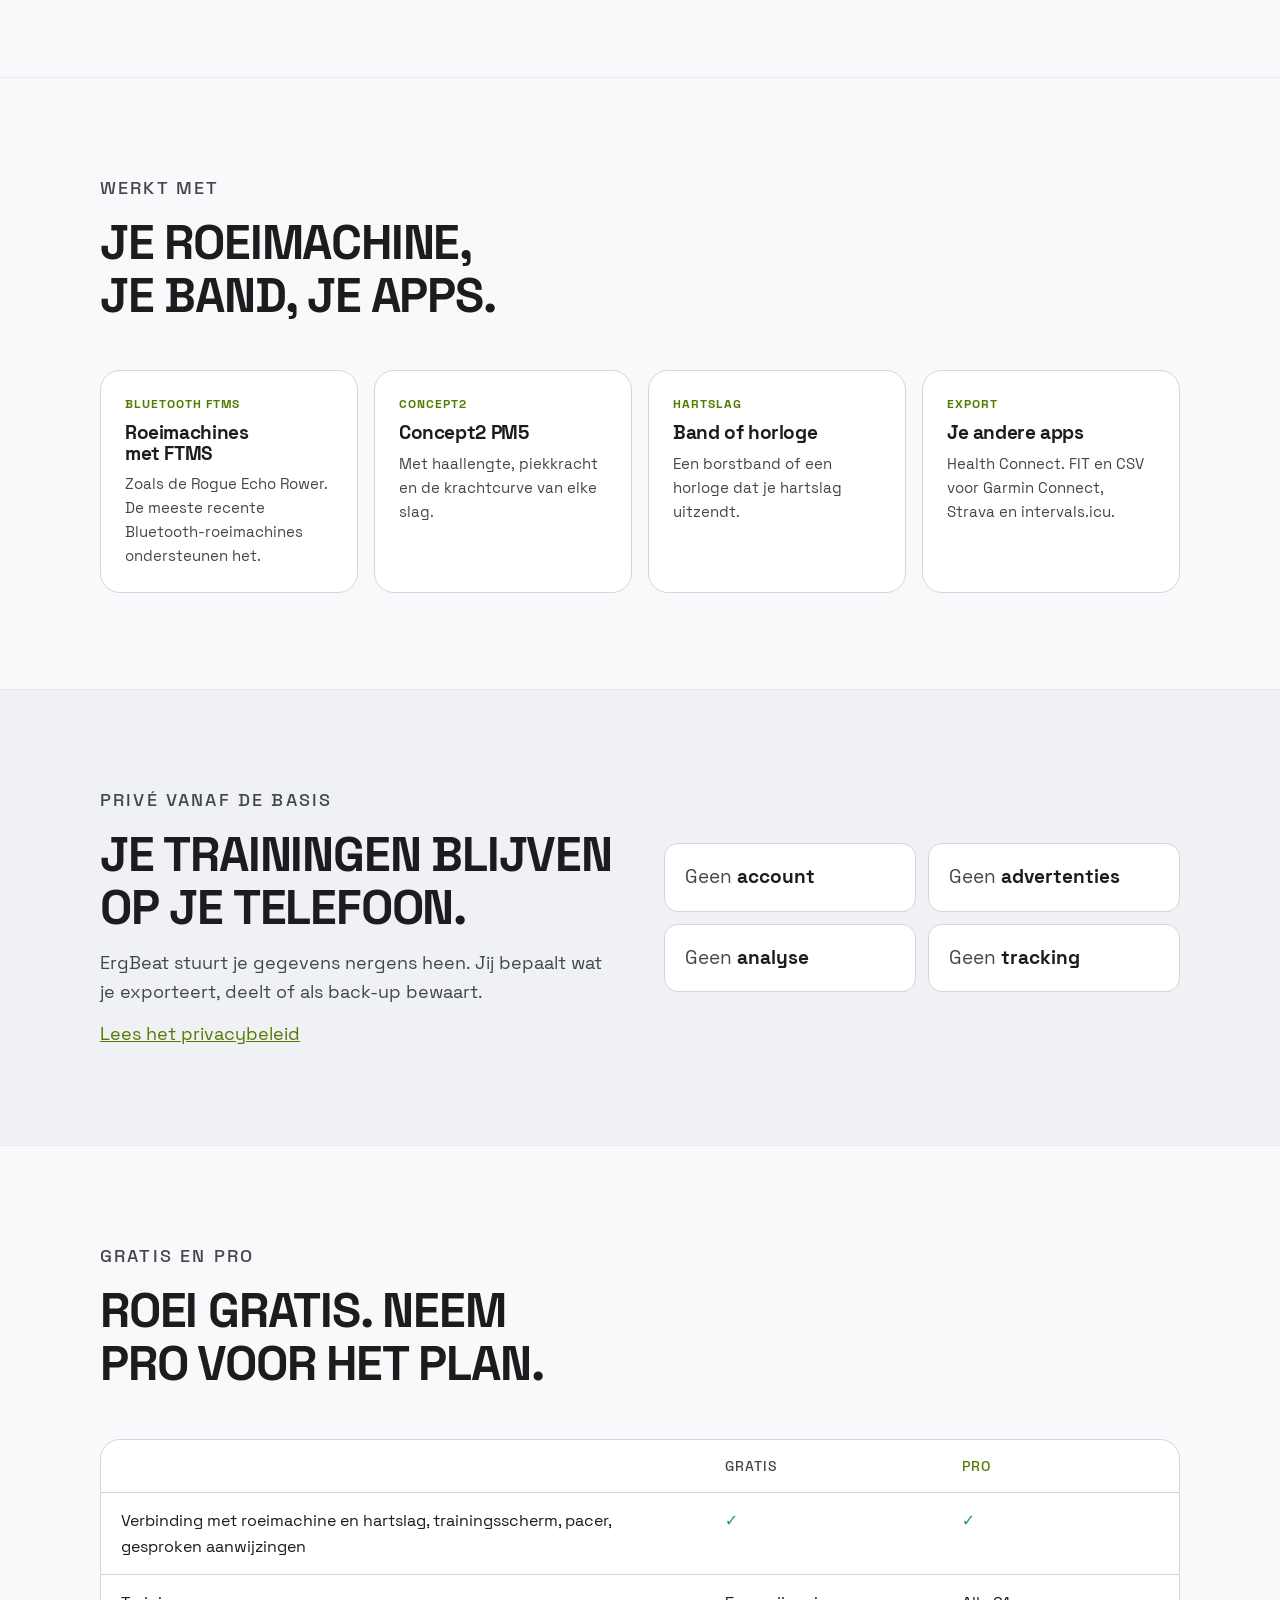
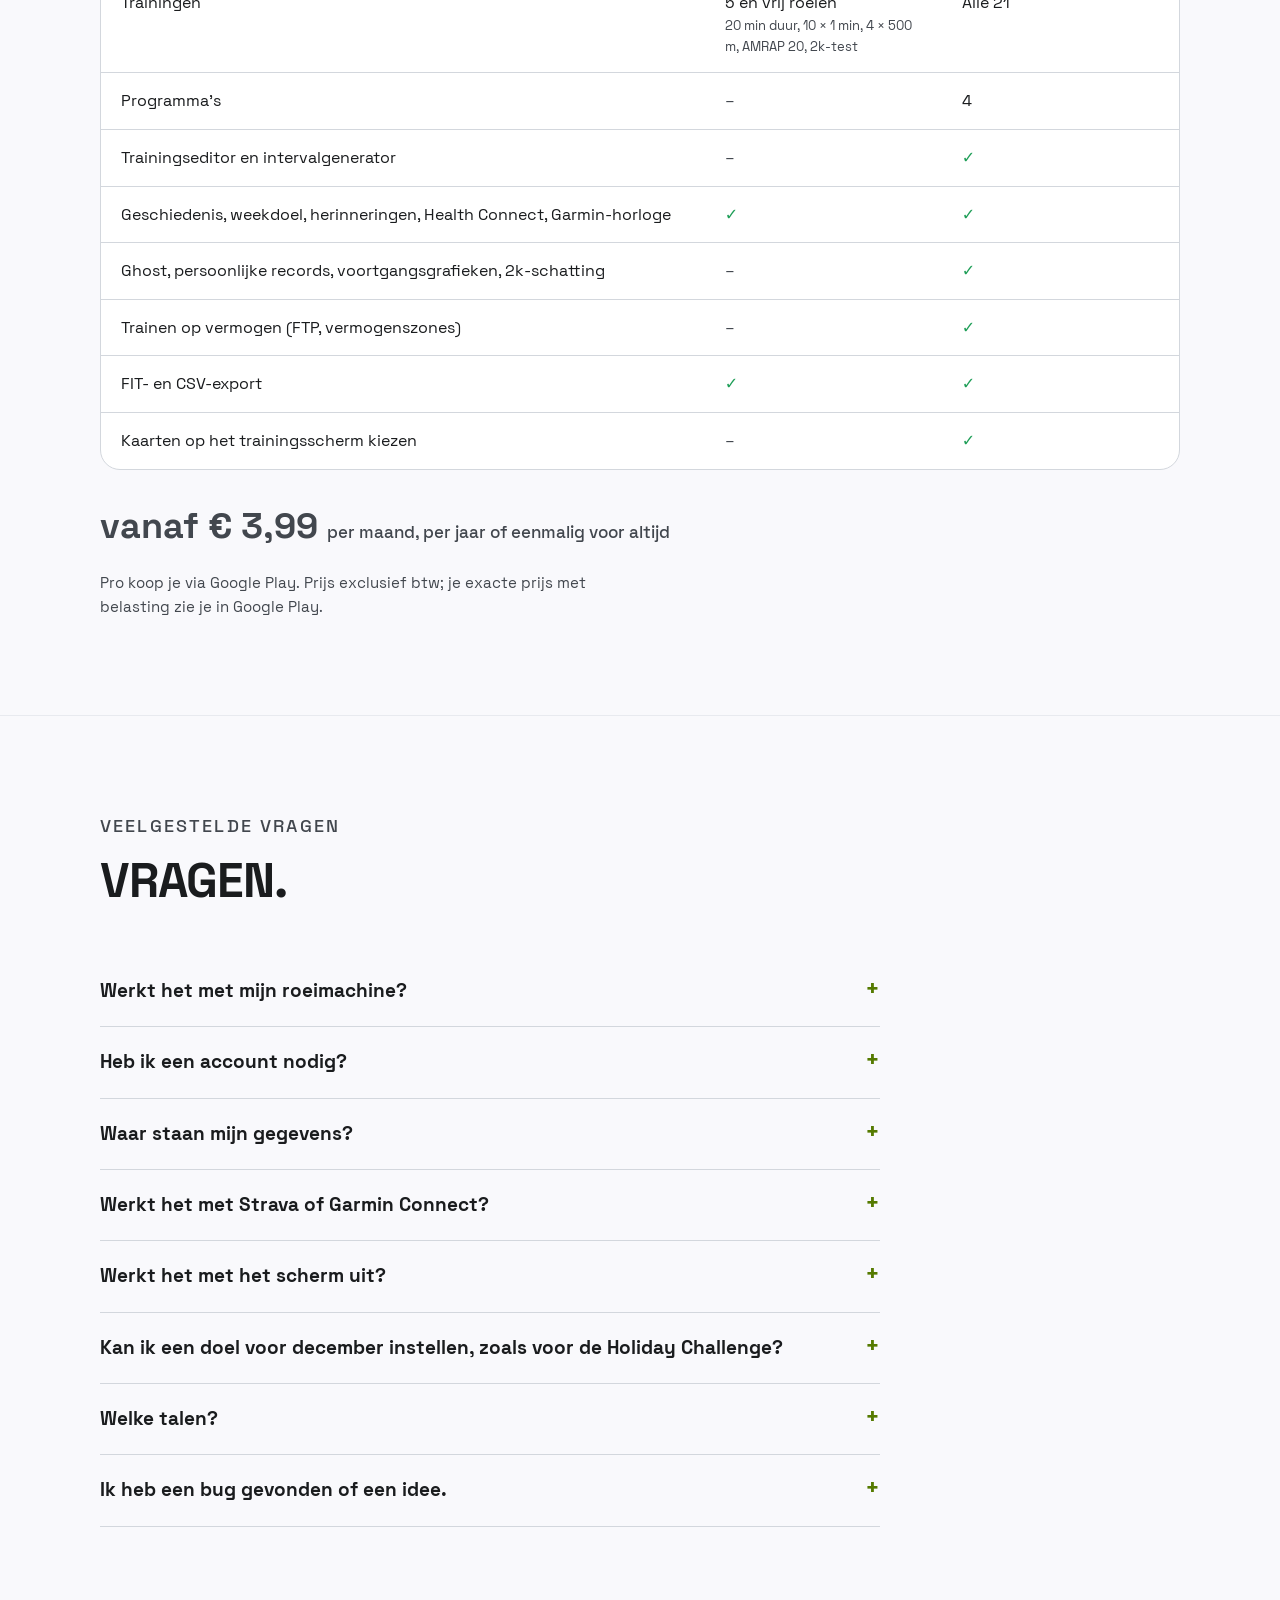
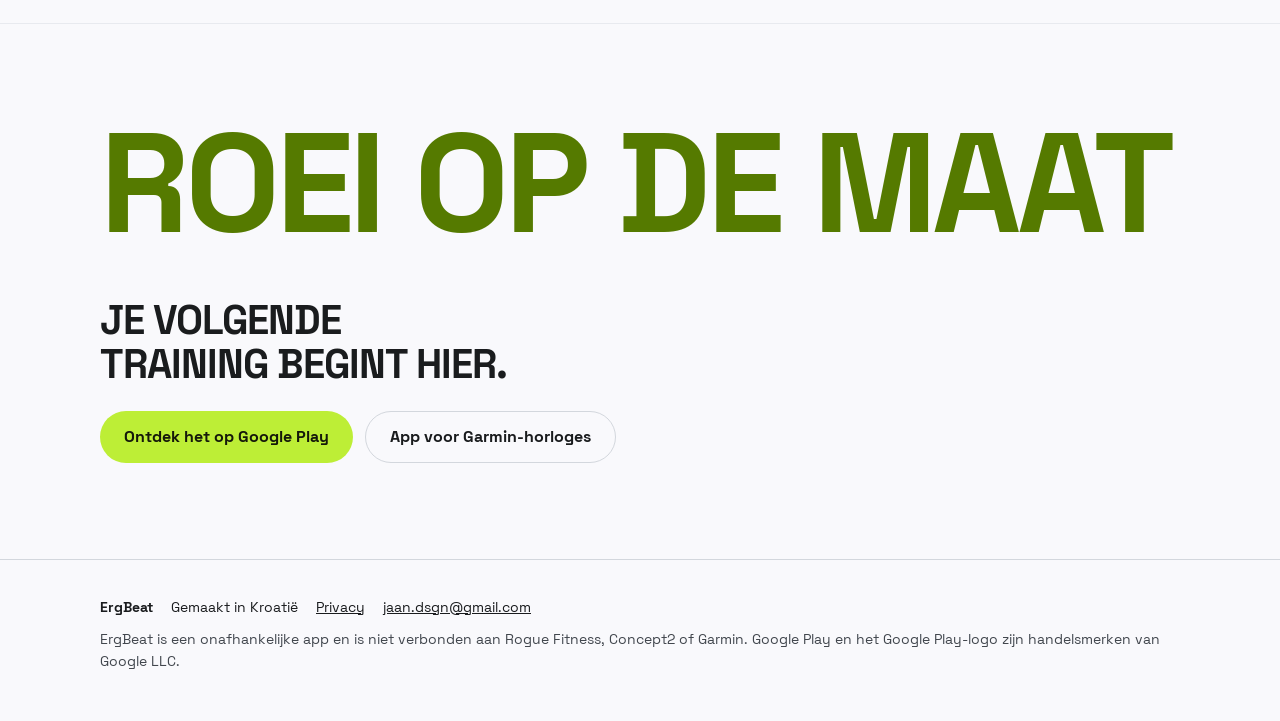
<file: nl/index.html>
<!doctype html>
<html lang="nl">
<head>
<meta charset="utf-8">
<meta name="viewport" content="width=device-width, initial-scale=1, viewport-fit=cover">
<!-- Generated by tools/site/build.py from tools/site/i18n/nl.json. Edit those, not this file. -->
<title>ErgBeat – roeitrainingen met een slagfrequentie-pacer</title>
<meta name="description" content="Roei volgens plan op je Concept2 PM5 of Bluetooth-roeimachine: een slagpacer die je van de andere kant van de kamer ziet, 21 trainingen, programma's, records en een app voor Garmin-horloges. Geen account, geen advertenties.">
<meta name="theme-color" content="#121316">
<link rel="canonical" href="https://ergbeat.com/nl/">
<link rel="alternate" hreflang="en" href="https://ergbeat.com/">
<link rel="alternate" hreflang="hr" href="https://ergbeat.com/hr/">
<link rel="alternate" hreflang="de" href="https://ergbeat.com/de/">
<link rel="alternate" hreflang="es" href="https://ergbeat.com/es/">
<link rel="alternate" hreflang="fr" href="https://ergbeat.com/fr/">
<link rel="alternate" hreflang="it" href="https://ergbeat.com/it/">
<link rel="alternate" hreflang="pt-BR" href="https://ergbeat.com/pt/">
<link rel="alternate" hreflang="pl" href="https://ergbeat.com/pl/">
<link rel="alternate" hreflang="nl" href="https://ergbeat.com/nl/">
<link rel="alternate" hreflang="x-default" href="https://ergbeat.com/">
<meta property="og:type" content="website">
<meta property="og:title" content="ErgBeat – roeitrainingen met een slagfrequentie-pacer">
<meta property="og:description" content="Roei volgens plan op je Concept2 PM5 of Bluetooth-roeimachine: een slagpacer die je van de andere kant van de kamer ziet, 21 trainingen, programma's, records en een app voor Garmin-horloges. Geen account, geen advertenties.">
<meta property="og:url" content="https://ergbeat.com/nl/">
<meta property="og:image" content="https://ergbeat.com/assets/img/og-en.png">
<meta property="og:locale" content="nl_NL">
<link rel="icon" href="../assets/img/icon-square.svg" type="image/svg+xml">
<link rel="apple-touch-icon" href="../icon.png">
<link rel="preload" href="../assets/fonts/space-grotesk-bold.woff2" as="font" type="font/woff2" crossorigin>
<link rel="stylesheet" href="../assets/site.css">
</head>
<body>

<a class="sr" href="#how">Naar de inhoud</a>
<header class="top">
  <div class="wrap">
    <a class="brand" href="../nl/"><img src="../assets/img/icon-rounded.svg" alt="" width="34" height="34">ErgBeat</a>
    <nav aria-label="Onderdelen">
      <a href="#workouts">Trainingen</a>
      <a href="#garmin">Garmin</a>
      <a href="#pro">Gratis en Pro</a>
      <a href="#faq">Vragen</a>
    </nav>
    <details class="langs">
      <summary aria-label="Taal: Nederlands">NL</summary>
      <ul>
        <li><a href="../" hreflang="en" lang="en">English<small>EN</small></a></li>
        <li><a href="../hr/" hreflang="hr" lang="hr">Hrvatski<small>HR</small></a></li>
        <li><a href="../de/" hreflang="de" lang="de">Deutsch<small>DE</small></a></li>
        <li><a href="../es/" hreflang="es" lang="es">Español<small>ES</small></a></li>
        <li><a href="../fr/" hreflang="fr" lang="fr">Français<small>FR</small></a></li>
        <li><a href="../it/" hreflang="it" lang="it">Italiano<small>IT</small></a></li>
        <li><a href="../pt/" hreflang="pt-BR" lang="pt-BR">Português (Brasil)<small>PT</small></a></li>
        <li><a href="../pl/" hreflang="pl" lang="pl">Polski<small>PL</small></a></li>
        <li><a href="../nl/" hreflang="nl" lang="nl" aria-current="page">Nederlands<small>NL</small></a></li>
        
      </ul>
    </details>
  </div>
</header>

<main>
<div class="hero">
  <svg class="ribbon" aria-hidden="true" viewBox="0 0 1440 600" preserveAspectRatio="none"><path d="M-80 520 C 300 260, 620 700, 960 400 S 1360 120, 1520 260"/></svg>
  <div class="wrap">
    <div class="hero-copy">
      <p class="label">Android-app voor roeimachines</p>
      <h1>Roei op de maat</h1>
      <p class="hero-sub">Je roeimachine, met een <em>coach op het scherm.</em></p>
      <p class="lede">Verbind via Bluetooth, kies een training en roei op een pacer die je van de andere kant van de kamer kunt volgen. Tempozones uit je 2k, gesproken aanwijzingen en je beste sessie die als ghost naast je roeit.</p>
      <div class="cta">
        <a class="btn btn-volt" href="https://play.google.com/store/apps/details?id=com.kriative.ergbeat">Ontdek het op Google Play</a>
        <a class="btn btn-ghost" href="#how">Zo werkt het</a>
      </div>
      <ul class="chips">
        <li>Material You</li><li>App voor Garmin-horloge</li><li class="soon">Logbook-sync · binnenkort</li><li>9 talen</li><li>Geen account</li>
      </ul>
      <div class="notes">
        <div class="tester"><span class="dot" aria-hidden="true"></span><p><b>ErgBeat staat op Google Play.</b> Android 8.0 of nieuwer, gratis met optioneel Pro.</p></div>
        <a class="tester tester-link" href="https://apps.garmin.com/en-US/apps/ac5a308d-259f-4e7f-b3a2-029785e9e4a5"><span class="dot" aria-hidden="true"></span><p><b>Nieuw:</b> de app voor Garmin-horloges staat in de Connect IQ-winkel. <span aria-hidden="true">→</span></p></a>
      </div>
    </div>
    <div class="hero-visual">
      <div class="phone"><img src="../assets/img/live-en.webp" width="720" height="1281" alt="Trainingsscherm van ErgBeat: interval 3 van een 5 × 1000 m, nog 387 meter, in de zone, 36 meter voor op de ghost." fetchpriority="high"></div>
      <div class="watch hero-watch"><img src="../assets/img/watch-interval.webp" width="360" height="360" alt="Horlogescherm tijdens een interval: split van dit en het vorige interval, meters voor op de ghost."></div>
    </div>
  </div>
</div>

<div class="wrap">
  <div class="pacer">
    <svg viewBox="0 0 220 150" role="img" aria-label="De boogpacer op 26 slagen per minuut: een bolletje gaat snel door de haal en langzaam terug in de recover.">
      <path class="arc-track" d="M 30.6 124 A 80 80 0 1 1 189.4 124" pathLength="300"/>
      <path class="arc-fill" d="M 30.6 124 A 80 80 0 1 1 189.4 124" pathLength="300"/>
      <g class="swing"><circle class="bead" cx="110" cy="30" r="12"/></g>
      <text class="spm num" x="110" y="112" text-anchor="middle">26</text>
      <text class="spm-l" x="110" y="132" text-anchor="middle">SPM</text>
    </svg>
    <div>
      <h2>Een pacer die je vanaf het bankje leest.</h2>
      <p>Het bolletje is de handgreep. Het gaat snel door de haal en glijdt langzaam terug in de recover, precies op je doelslagfrequentie, terwijl de boog met elke slag volloopt.</p>
      <div class="phase"><span>Haal ⅓</span><span>Recover ⅔</span></div>
    </div>
  </div>
</div>

<section id="how">
  <div class="wrap">
    <div class="head"><p class="label">Zo werkt het</p><h2>In drie stappen naar je eerste sessie.</h2></div>
    <ol class="steps">
      <li><h3>Verbind je roeimachine</h3><p>Elke roeimachine met Bluetooth FTMS, of een Concept2 PM5. Voeg een borstband toe of een horloge dat je hartslag uitzendt.</p></li>
      <li><h3>Kies een training</h3><p>De suggestie van vandaag, een van de 21 trainingen, een programmadag of je eigen training.</p></li>
      <li><h3>Roei</h3><p>De boogpacer zwaait door haal en recover op je doelslagfrequentie. Het scherm laat zien of je te hard, in de zone of te licht roeit.</p></li>
      
    </ol>
  </div>
</section>

<section id="screen">
  <div class="wrap split">
    <div>
      <div class="head"><p class="label">Het trainingsscherm</p><h2>Gemaakt om vanaf het bankje te lezen.</h2></div>
      <ul class="feats">
        <li><p><b>Tempozones uit je 2k:</b> <span>van UT2 tot AN, met feedback bij elke slag.</span></p></li>
        <li><p><b>Race tegen een ghost</b> <span>van je beste of laatste sessie, met het verschil in meters.</span></p></li>
        <li><p><b>Stem, piepjes en metronoom,</b> <span>zodat je bij lange stukken niet naar het scherm hoeft te kijken.</span></p></li>
        <li><p><b>Start bij de eerste slag,</b> <span>automatische pauze als je stopt, snelle instellingen zonder de training te verlaten.</span></p></li>
        <li><p><b>Staand of liggend,</b> <span>loopt door met het scherm uit of in beeld-in-beeld.</span></p></li>
        
      </ul>
      <div class="zones" aria-label="Live zone"><span class="chip e">Te licht</span><span class="chip z">In zone</span><span class="chip h">Te hard</span></div>
    </div>
    <div class="media col">
      <div class="landscape"><div class="phone"><img src="../assets/img/landscape-en.webp" width="1100" height="507" alt="Het trainingsscherm liggend: boogpacer links, gegevens rechts." loading="lazy"></div></div>
    </div>
  </div>
</section>

<section id="workouts">
  <div class="wrap">
    <div class="head"><p class="label">Trainingen en programma's</p><h2>Roei volgens plan.</h2>
      <p>21 trainingen: duurroeien, intervallen, sprints, piramide, slagfrequentieladder, WOD's in CrossFit-stijl met burpees of wall balls en tests over 500 m, 1k, 2k, 5k en 30 minuten.</p></div>
    <div class="trio">
      <figure><div class="phone"><img src="../assets/img/workouts-en.webp" width="520" height="925" alt="Lijst met zware trainingen: intervallen, sprints en WOD's." loading="lazy"></div><figcaption><b>21 trainingen</b>Van 20 minuten duurroeien tot een 2k-test.</figcaption></figure>
      <figure><div class="phone"><img src="../assets/img/program-en.webp" width="520" height="925" alt="Het programma Opbouw: week 1 klaar, volgende dag gemarkeerd." loading="lazy"></div><figcaption><b>Vier programma's</b>Elk vier weken, op het tempo van je eigen 2k. Elk eindigt met een 2k-test.</figcaption></figure>
      <figure><div class="phone"><img src="../assets/img/editor-en.webp" width="520" height="925" alt="Trainingseditor met roei-intervallen en wall balls." loading="lazy"></div><figcaption><b>Trainingseditor</b>Intervallen, rust en oefeningen naast de roeimachine. Deel als link of QR-code.</figcaption></figure>
      
    </div>
    <ul class="programs">
      <li>Fundament<small>Begin met roeien</small></li>
      <li>Opbouw<small>Meer volume</small></li>
      <li>Piek<small>Op naar een 2k</small></li>
      <li>CrossFit Engine<small>Conditie voor de box</small></li>
      
    </ul>
  </div>
</section>

<section id="progress">
  <div class="wrap split rev">
    <div>
      <div class="head"><p class="label">Voortgang</p><h2>Zie het optellen.</h2></div>
      <ul class="feats">
        <li><p><b>Weekdoel in meters</b> <span>en een reeks van weken.</span></p></li>
        <li><p><b>Een 2k-schatting,</b> <span>tempotrend en dezelfde training door de tijd.</span></p></li>
        <li><p><b>Elke sessie</b> <span>met splits, hartslag en vermogen, per interval.</span></p></li>
        <li><p><b>Persoonlijke records,</b> <span>automatisch gevonden in elke sessie:</span></p></li>
        
      </ul>
      <div class="records num" aria-label="Recordafstanden en -tijden"><span>500 m</span><span>1k</span><span>2k</span><span>5k</span><span>10k</span><span>1 min</span><span>4 min</span><span>30 min</span><span>kcal/min</span></div>
    </div>
    <div class="media"><div class="phone"><img src="../assets/img/progress-en.webp" width="520" height="925" alt="Voortgangsscherm: weekdoel, weekvolume en 2k-schatting." loading="lazy"></div></div>
  </div>
</section>

<section id="themes" class="band">
  <svg class="ribbon" aria-hidden="true" viewBox="0 0 1440 600" preserveAspectRatio="none"><path d="M-80 520 C 300 260, 620 700, 960 400 S 1360 120, 1520 260"/></svg>
  <div class="wrap split">
    <div>
      <div class="head"><p class="label">Material You</p><h2>Licht. Donker. Van jou.</h2>
        <p>Een volledig Material 3-ontwerp met een licht en een donker thema. Het volgt je telefoon en kan vanaf Android 12 de kleuren van je achtergrond overnemen.</p></div>
    </div>
    <div class="pair">
      <div class="phone"><img src="../assets/img/live-light.webp" width="720" height="1281" alt="Trainingsscherm in het lichte thema" loading="lazy"></div>
      <div class="phone"><img src="../assets/img/live-dark.webp" width="720" height="1281" alt="Trainingsscherm in het donkere thema" loading="lazy"></div>
    </div>
  </div>
</section>

<section id="garmin">
  <div class="wrap split">
    <div>
      <div class="head"><p class="label">Garmin</p><h2>Ook om je pols.</h2>
        <p><b>ErgBeat voor Garmin</b> is een gratis Connect IQ-app. Het horloge toont de training en legt die vast in Garmin Connect, met de gegevens van je roeimachine, hartslag van de pols en een ronde per interval.</p></div>
      <p class="models">Werkt met fēnix 8 (43 mm, 47 mm, Pro 47 mm, Solar 47 mm en 51 mm), Forerunner 965 en Forerunner 265.</p>
      <p><a class="btn btn-volt" href="https://apps.garmin.com/en-US/apps/ac5a308d-259f-4e7f-b3a2-029785e9e4a5">Download in de Connect IQ-winkel</a></p>
    </div>
    <div class="watches">
      <div class="watch"><img src="../assets/img/watch-interval.webp" width="360" height="360" alt="Horlogescherm tijdens een interval: split van dit en het vorige interval, meters voor op de ghost." loading="lazy"></div>
      <div class="watch"><img src="../assets/img/watch-summary.webp" width="360" height="360" alt="Samenvatting op het horloge na de training." loading="lazy"></div>
    </div>
  </div>
</section>

<section id="logbook">
  <div class="wrap">
    <div class="sooncard">
      <p class="label">Binnenkort</p>
      <h2>Concept2 Logbook-sync</h2>
      <p>Trainingen op een Concept2 PM5 gaan rechtstreeks naar je Logbook, waar ze meetellen voor ranglijsten en challenges. Het is gebouwd en wacht op goedkeuring van Concept2.</p>
    </div>
  </div>
</section>

<section id="devices">
  <div class="wrap">
    <div class="head"><p class="label">Werkt met</p><h2>Je roeimachine, je band, je apps.</h2></div>
    <div class="devices">
      <div class="device"><span class="tag">Bluetooth FTMS</span><h3>Roeimachines met FTMS</h3><p>Zoals de Rogue Echo Rower. De meeste recente Bluetooth-roeimachines ondersteunen het.</p></div>
      <div class="device"><span class="tag">Concept2</span><h3>Concept2 PM5</h3><p>Met haallengte, piekkracht en de krachtcurve van elke slag.</p></div>
      <div class="device"><span class="tag">Hartslag</span><h3>Band of horloge</h3><p>Een borstband of een horloge dat je hartslag uitzendt.</p></div>
      <div class="device"><span class="tag">Export</span><h3>Je andere apps</h3><p>Health Connect. FIT en CSV voor Garmin Connect, Strava en intervals.icu.</p></div>
      
    </div>
  </div>
</section>

<section class="privacy" id="privacy">
  <div class="wrap">
    <div class="head" style="margin-bottom:0"><p class="label">Privé vanaf de basis</p><h2>Je trainingen blijven op je telefoon.</h2>
      <p>ErgBeat stuurt je gegevens nergens heen. Jij bepaalt wat je exporteert, deelt of als back-up bewaart.</p>
      <p><a href="../privacy.html#nl">Lees het privacybeleid</a></p></div>
    <ul class="nos"><li><span>Geen</span> account</li><li><span>Geen</span> advertenties</li><li><span>Geen</span> analyse</li><li><span>Geen</span> tracking</li></ul>
  </div>
</section>

<section id="pro">
  <div class="wrap">
    <div class="head"><p class="label">Gratis en Pro</p><h2>Roei gratis. Neem Pro voor het plan.</h2></div>
    <div class="tablewrap">
      <table>
        <thead><tr><th scope="col"><span class="sr">Functie</span></th><th scope="col">Gratis</th><th scope="col" class="pro">Pro</th></tr></thead>
        <tbody>
          <tr><td>Verbinding met roeimachine en hartslag, trainingsscherm, pacer, gesproken aanwijzingen</td><td class="y" aria-label="Inbegrepen">✓</td><td class="y" aria-label="Inbegrepen">✓</td></tr>
          <tr><td>Trainingen</td><td>5 en vrij roeien<small>20 min duur, 10 × 1 min, 4 × 500 m, AMRAP 20, 2k-test</small></td><td>Alle 21</td></tr>
          <tr><td>Programma's</td><td class="n" aria-label="Niet inbegrepen">–</td><td>4</td></tr>
          <tr><td>Trainingseditor en intervalgenerator</td><td class="n" aria-label="Niet inbegrepen">–</td><td class="y" aria-label="Inbegrepen">✓</td></tr>
          <tr><td>Geschiedenis, weekdoel, herinneringen, Health Connect, Garmin-horloge</td><td class="y" aria-label="Inbegrepen">✓</td><td class="y" aria-label="Inbegrepen">✓</td></tr>
          <tr><td>Ghost, persoonlijke records, voortgangsgrafieken, 2k-schatting</td><td class="n" aria-label="Niet inbegrepen">–</td><td class="y" aria-label="Inbegrepen">✓</td></tr>
          <tr><td>Trainen op vermogen (FTP, vermogenszones)</td><td class="n" aria-label="Niet inbegrepen">–</td><td class="y" aria-label="Inbegrepen">✓</td></tr>
          <tr><td>FIT- en CSV-export</td><td class="y" aria-label="Inbegrepen">✓</td><td class="y" aria-label="Inbegrepen">✓</td></tr>
          <tr><td>Kaarten op het trainingsscherm kiezen</td><td class="n" aria-label="Niet inbegrepen">–</td><td class="y" aria-label="Inbegrepen">✓</td></tr>
          
        </tbody>
      </table>
    </div>
    <div class="price">
      <p class="from num">vanaf € 3,99 <small>per maand, per jaar of eenmalig voor altijd</small></p>
      <p>Pro koop je via Google Play. Prijs exclusief btw; je exacte prijs met belasting zie je in Google Play.</p>
    </div>
  </div>
</section>

<section id="faq">
  <div class="wrap">
    <div class="head"><p class="label">Veelgestelde vragen</p><h2>Vragen.</h2></div>
    <div class="faq">
      <details><summary>Werkt het met mijn roeimachine?</summary><p>Als je roeimachine of de monitor ervan Bluetooth FTMS ondersteunt (de meeste recente Bluetooth-roeimachines doen dat), ja. De Concept2 PM5 wordt direct ondersteund. Twijfel je? Installeer de app en tik op de knop Roeimachine: ErgBeat laat zien wat hij vindt, en met de demo-roeimachine probeer je alles zonder apparaat.</p></details>
      <details><summary>Heb ik een account nodig?</summary><p>Nee. Er is geen account en geen inlog.</p></details>
      <details><summary>Waar staan mijn gegevens?</summary><p>Op je telefoon. Je kunt een back-up maken naar een bestand naar keuze (bijvoorbeeld op Google Drive) en sessies exporteren als FIT of CSV.</p></details>
      <details><summary>Werkt het met Strava of Garmin Connect?</summary><p>Ja. De Garmin-app legt direct vast in Garmin Connect, en ErgBeat exporteert FIT-bestanden voor Strava, Garmin Connect en intervals.icu.</p></details>
      <details><summary>Werkt het met het scherm uit?</summary><p>Ja. De training loopt door met het scherm uit, met een melding op het vergrendelscherm.</p></details>
      <details><summary>Kan ik een doel voor december instellen, zoals voor de Holiday Challenge?</summary><p>Ja. Stel onder Voortgang een doel voor een periode in: meters en datums, bijvoorbeeld 100 000 m van 26 november tot 24 december. ErgBeat laat zien hoeveel je nog per dag nodig hebt en of je voor ligt op schema, en je kunt je voortgang als afbeelding delen. Het werkt met elke roeimachine. De Concept2 Holiday Challenge zelf telt meters in het Concept2 Logbook die op Concept2-machines zijn geroeid.</p></details>
      <details><summary>Welke talen?</summary><p>Engels, Kroatisch, Duits, Spaans, Frans, Italiaans, Portugees, Pools en Nederlands.</p></details>
      <details><summary>Ik heb een bug gevonden of een idee.</summary><p>Gebruik <i>Feedback sturen</i> in de app of mail naar <a href="mailto:jaan.dsgn@gmail.com">jaan.dsgn@gmail.com</a>.</p></details>
      
    </div>
  </div>
</section>

<section class="closing">
  <div class="wrap">
    <p class="shout" aria-hidden="true">Roei op de maat</p>
    <h2>Je volgende training begint hier.</h2>
    <div class="cta">
      <a class="btn btn-volt" href="https://play.google.com/store/apps/details?id=com.kriative.ergbeat">Ontdek het op Google Play</a>
      <a class="btn btn-ghost" href="https://apps.garmin.com/en-US/apps/ac5a308d-259f-4e7f-b3a2-029785e9e4a5">App voor Garmin-horloges</a>
    </div>
  </div>
</section>
</main>

<footer>
  <div class="wrap">
    <div class="row"><b>ErgBeat</b><span>Gemaakt in Kroatië</span><a href="../privacy.html#nl">Privacy</a><a href="mailto:jaan.dsgn@gmail.com">jaan.dsgn@gmail.com</a></div>
    <p>ErgBeat is een onafhankelijke app en is niet verbonden aan Rogue Fitness, Concept2 of Garmin. Google Play en het Google Play-logo zijn handelsmerken van Google LLC.</p>
  </div>
</footer>
</body>
</html>
</file>
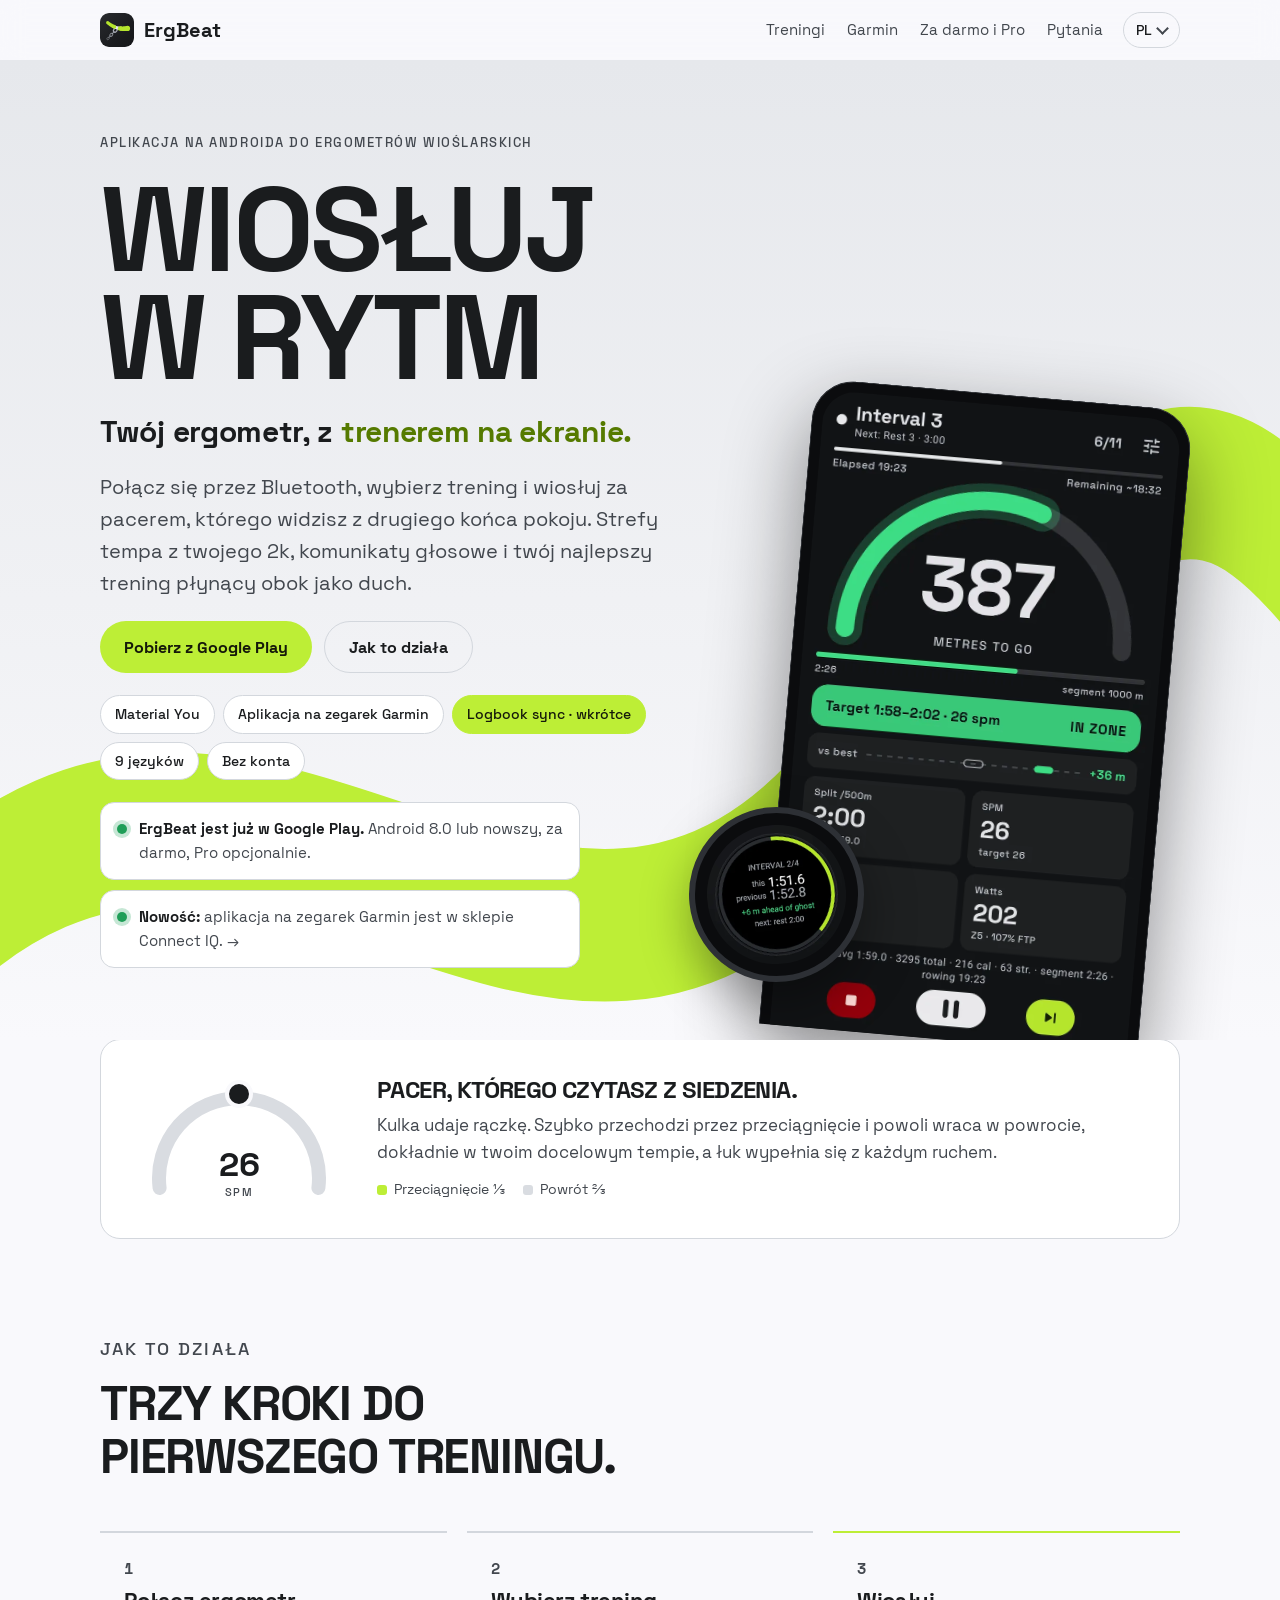
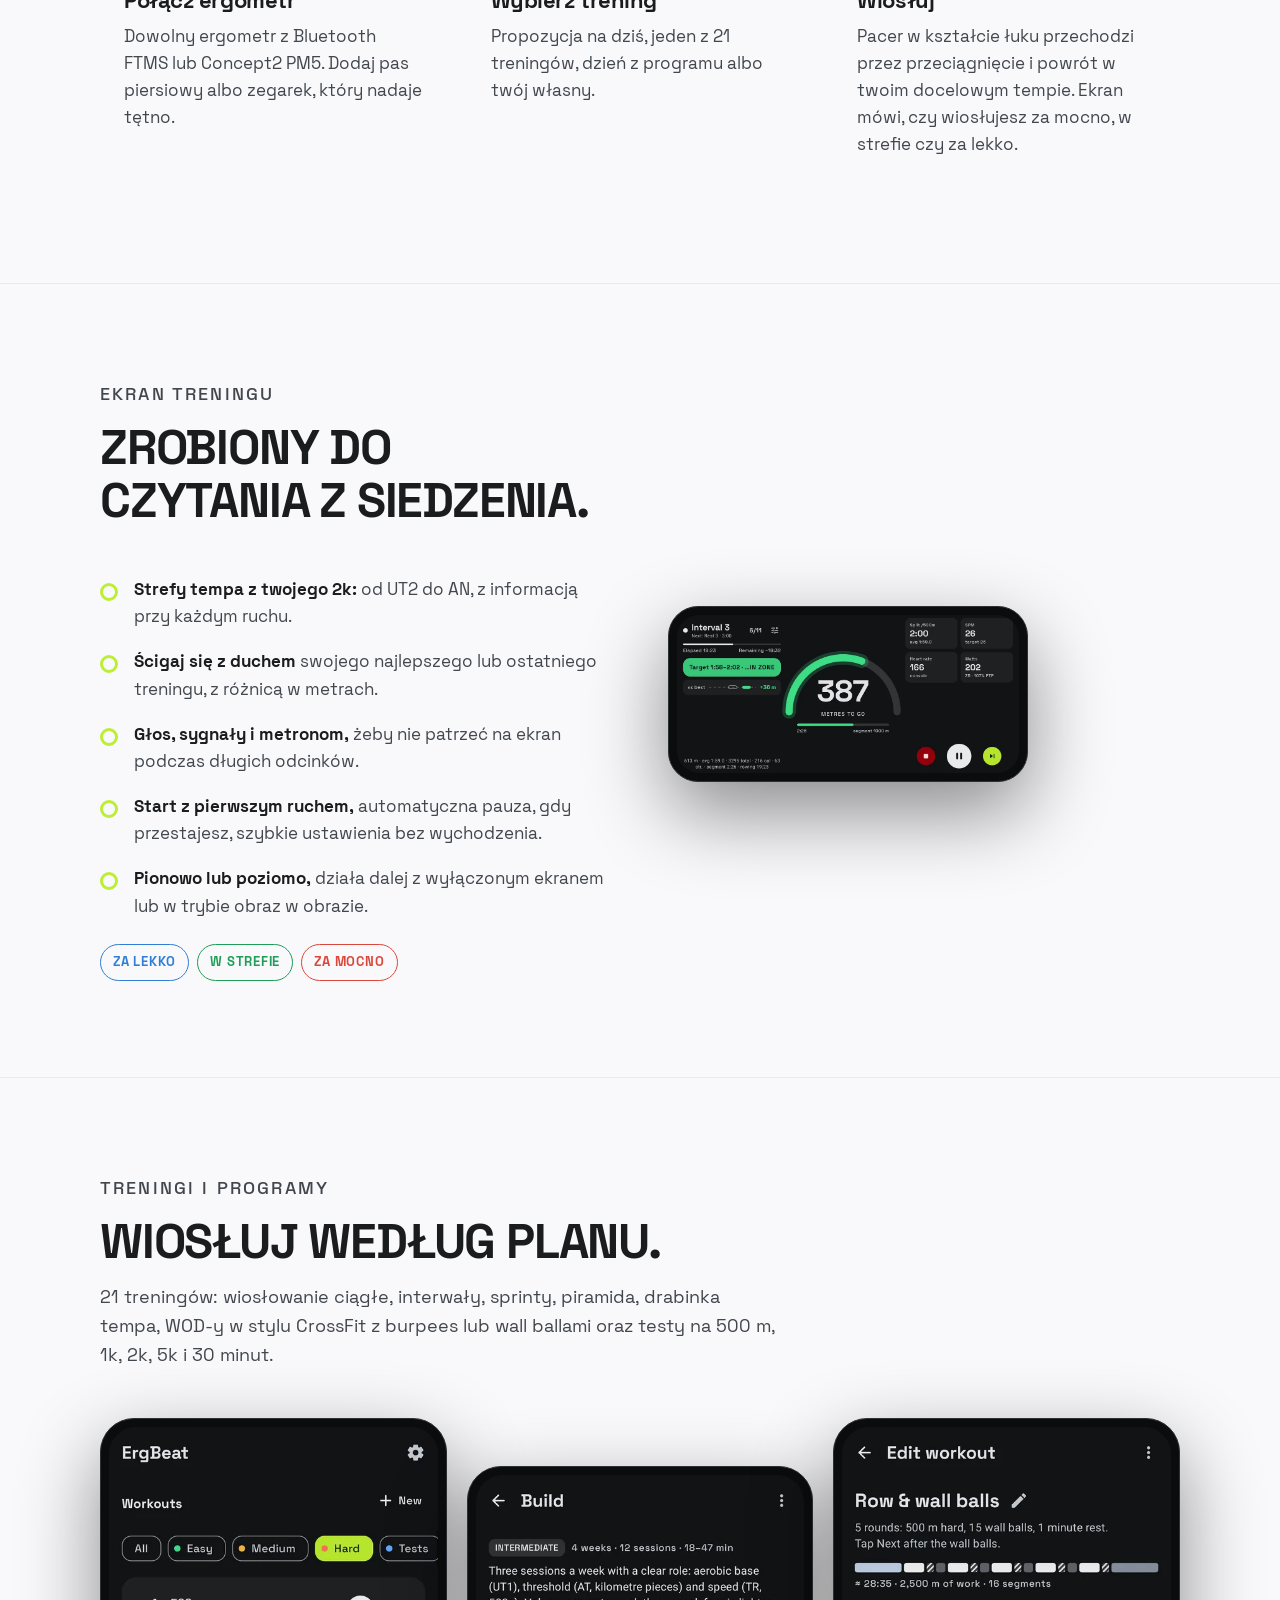
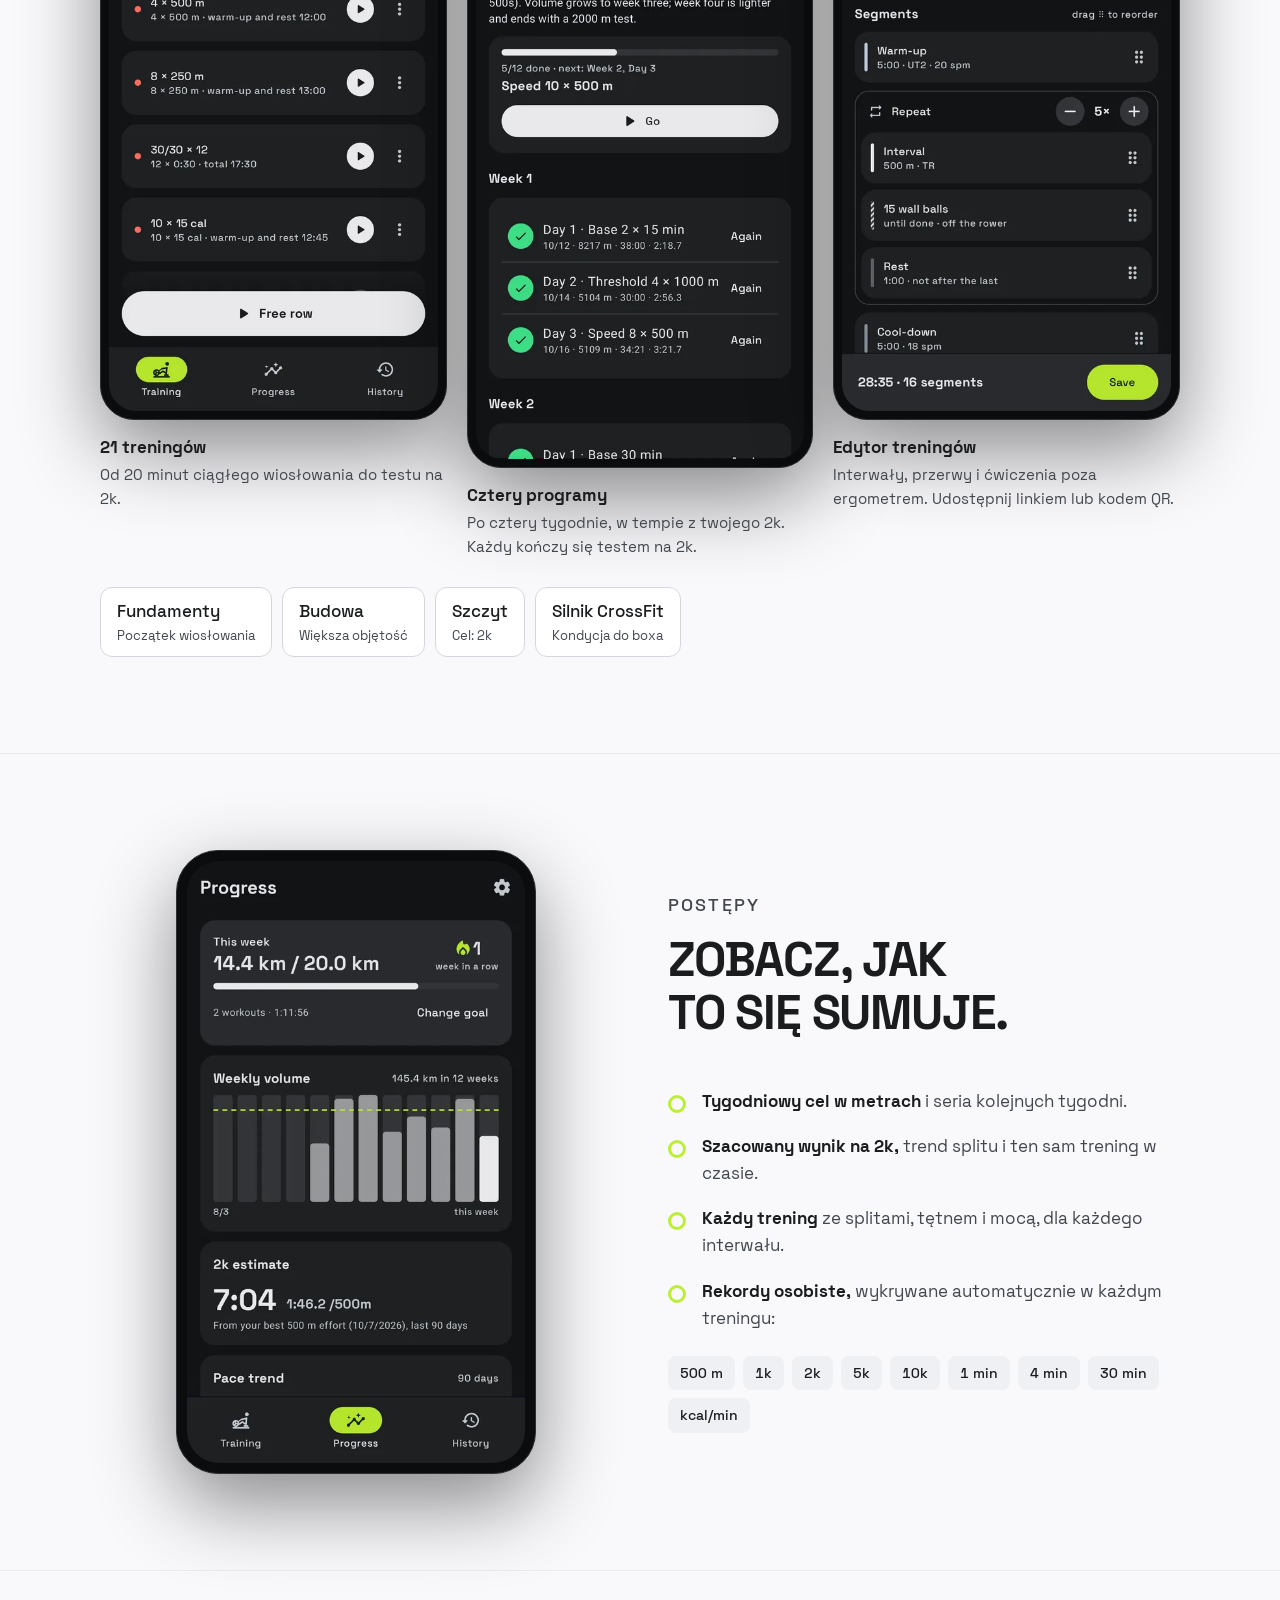
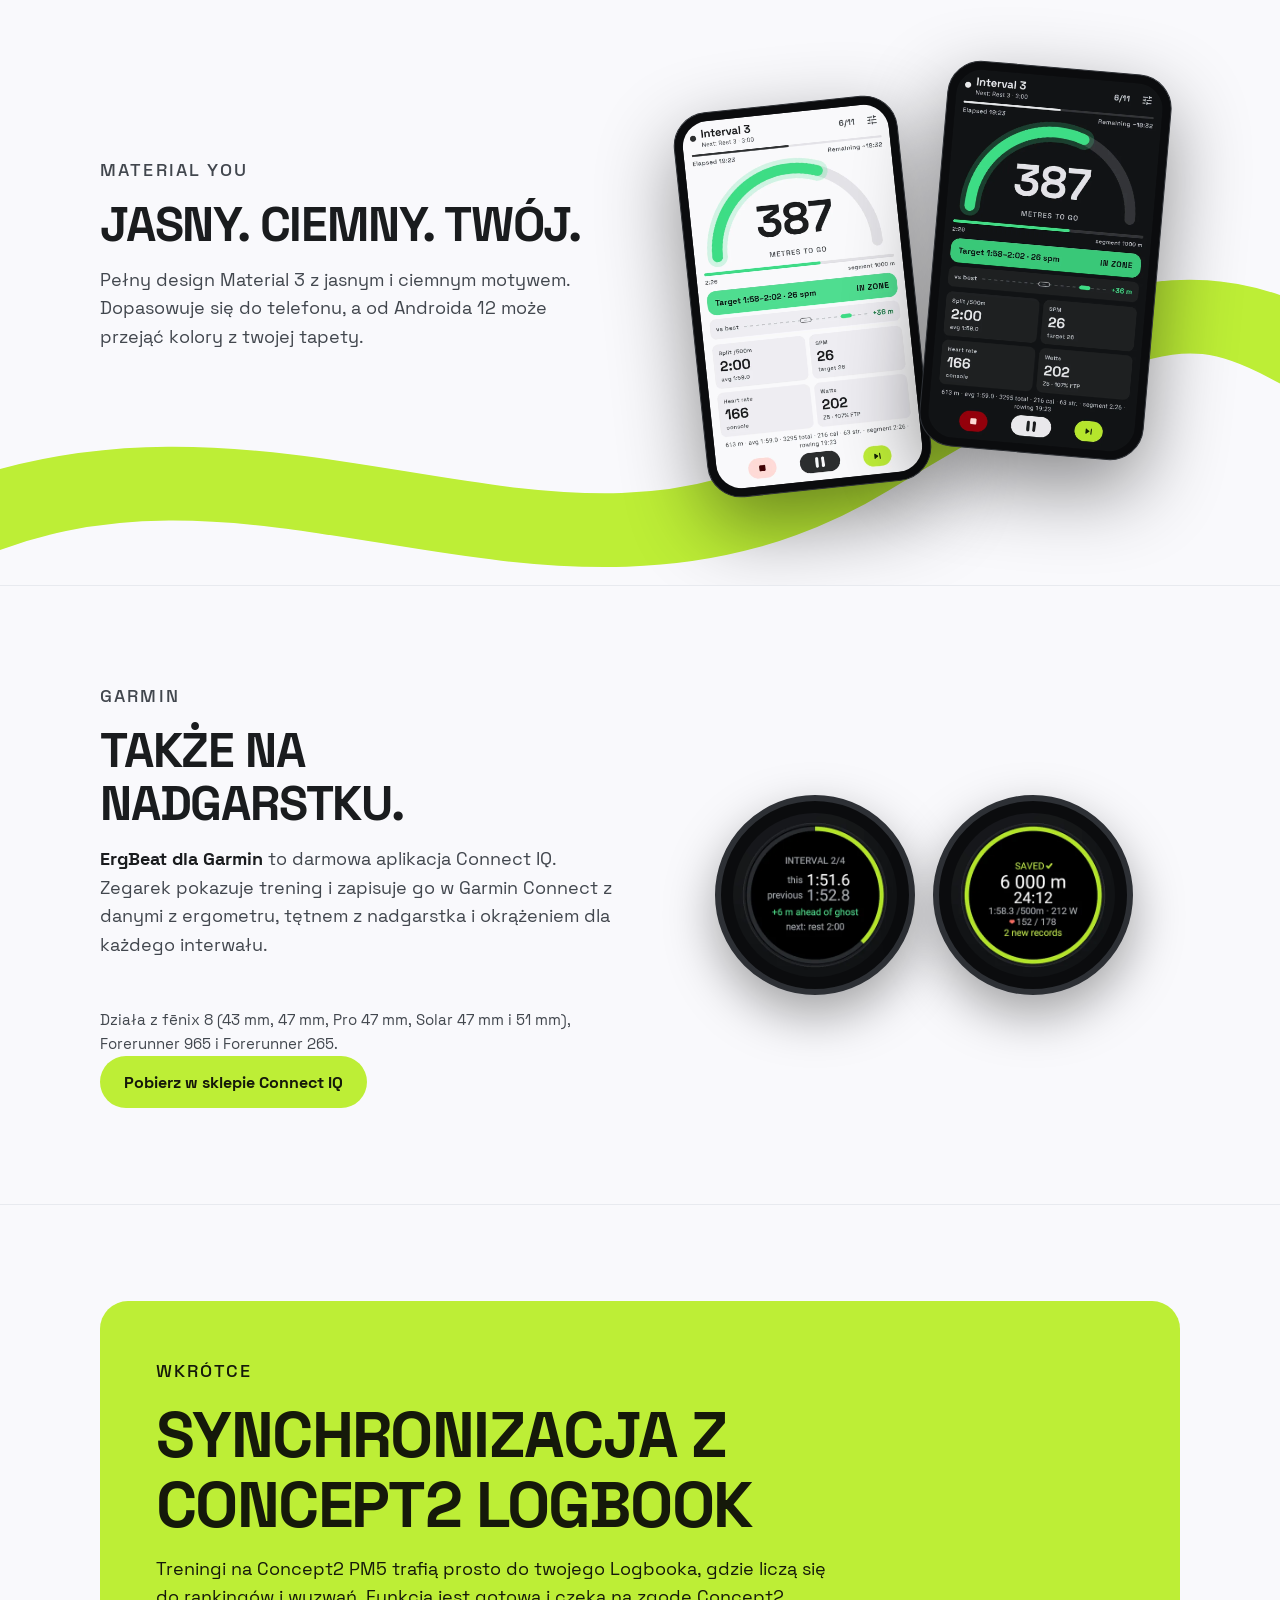
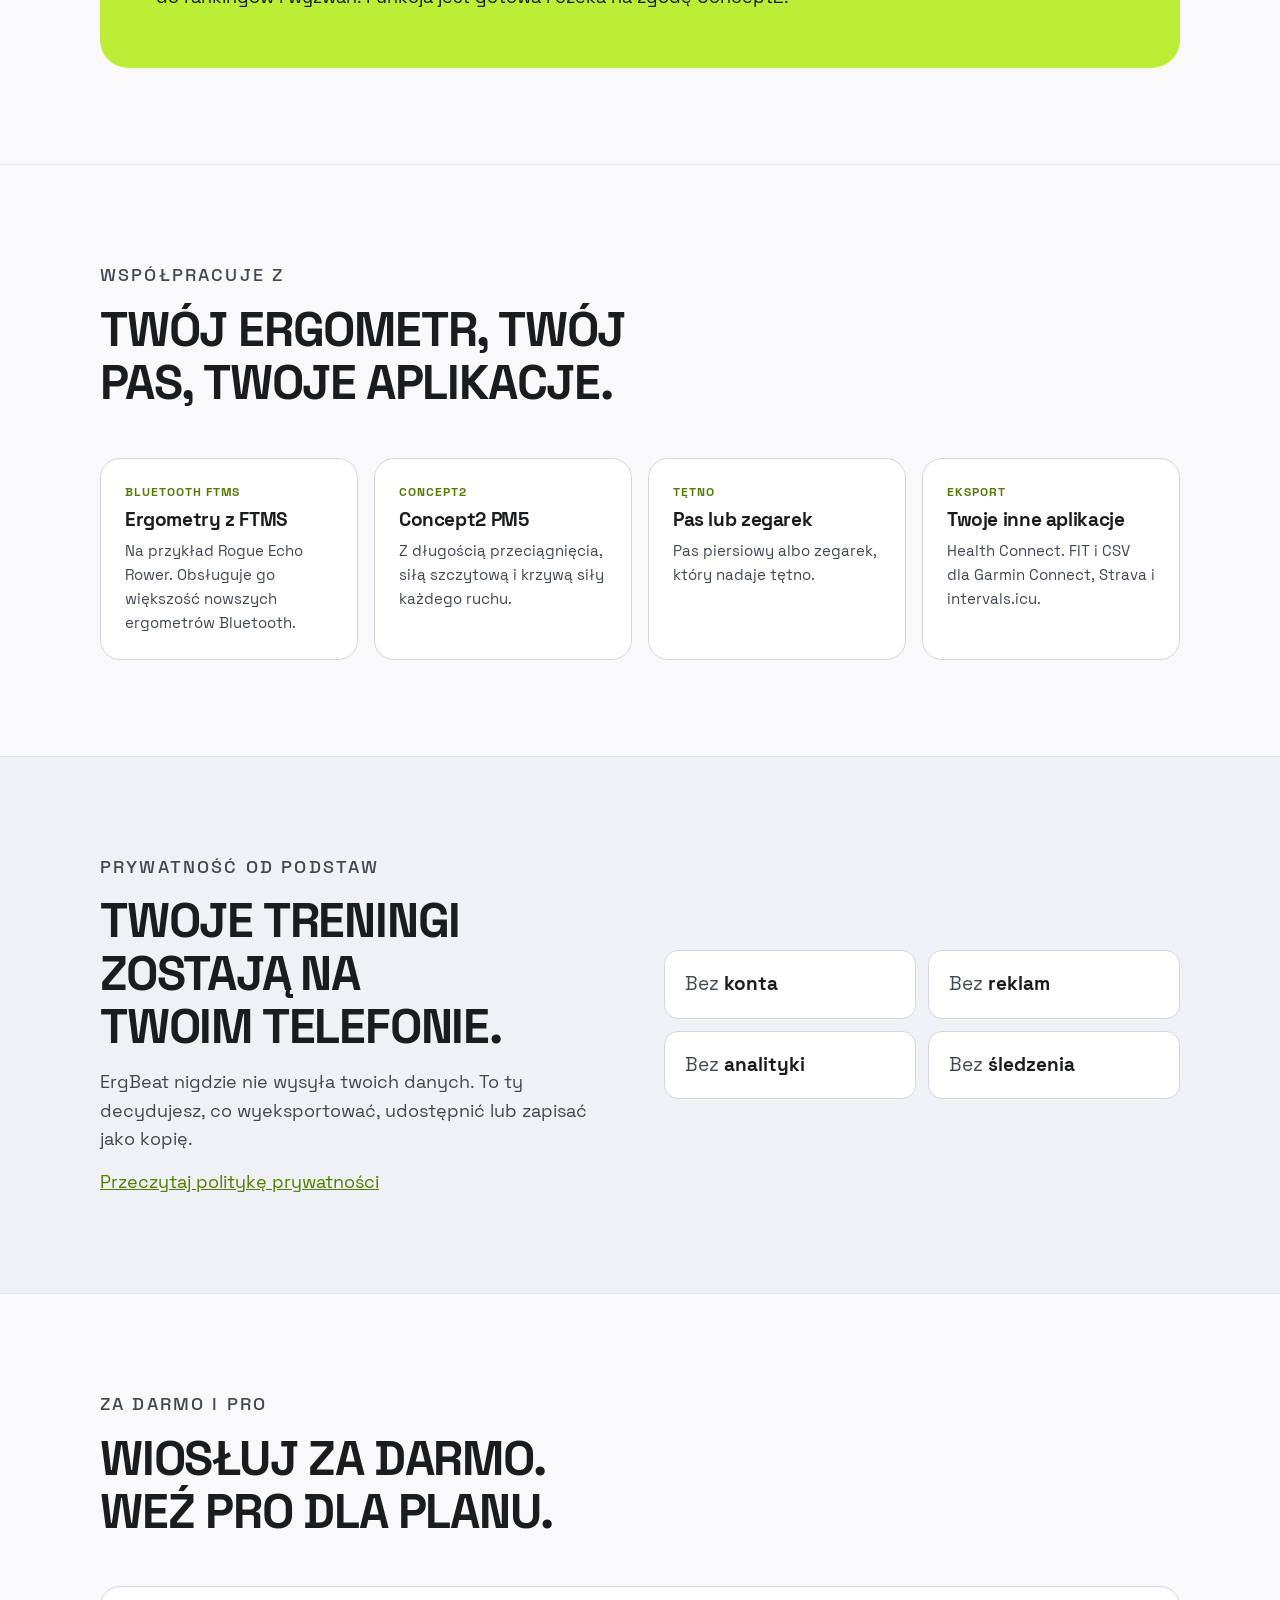
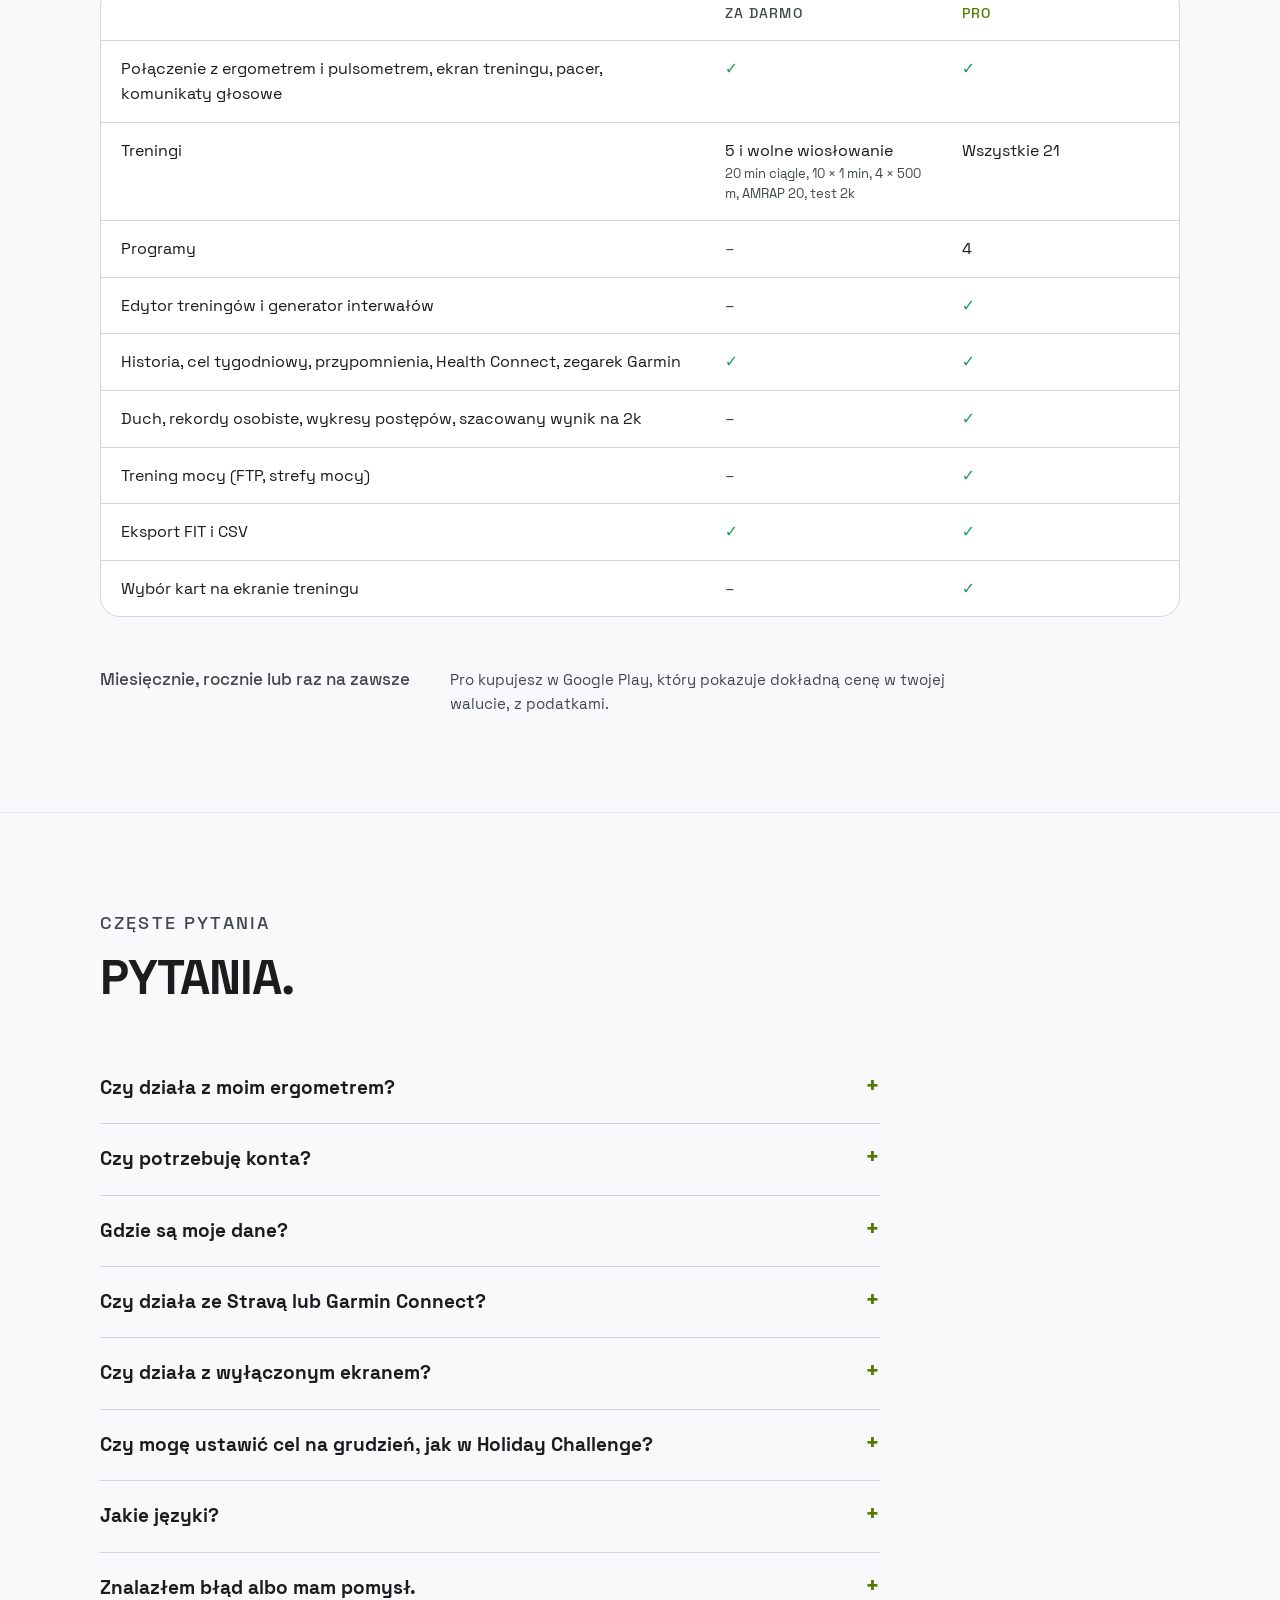
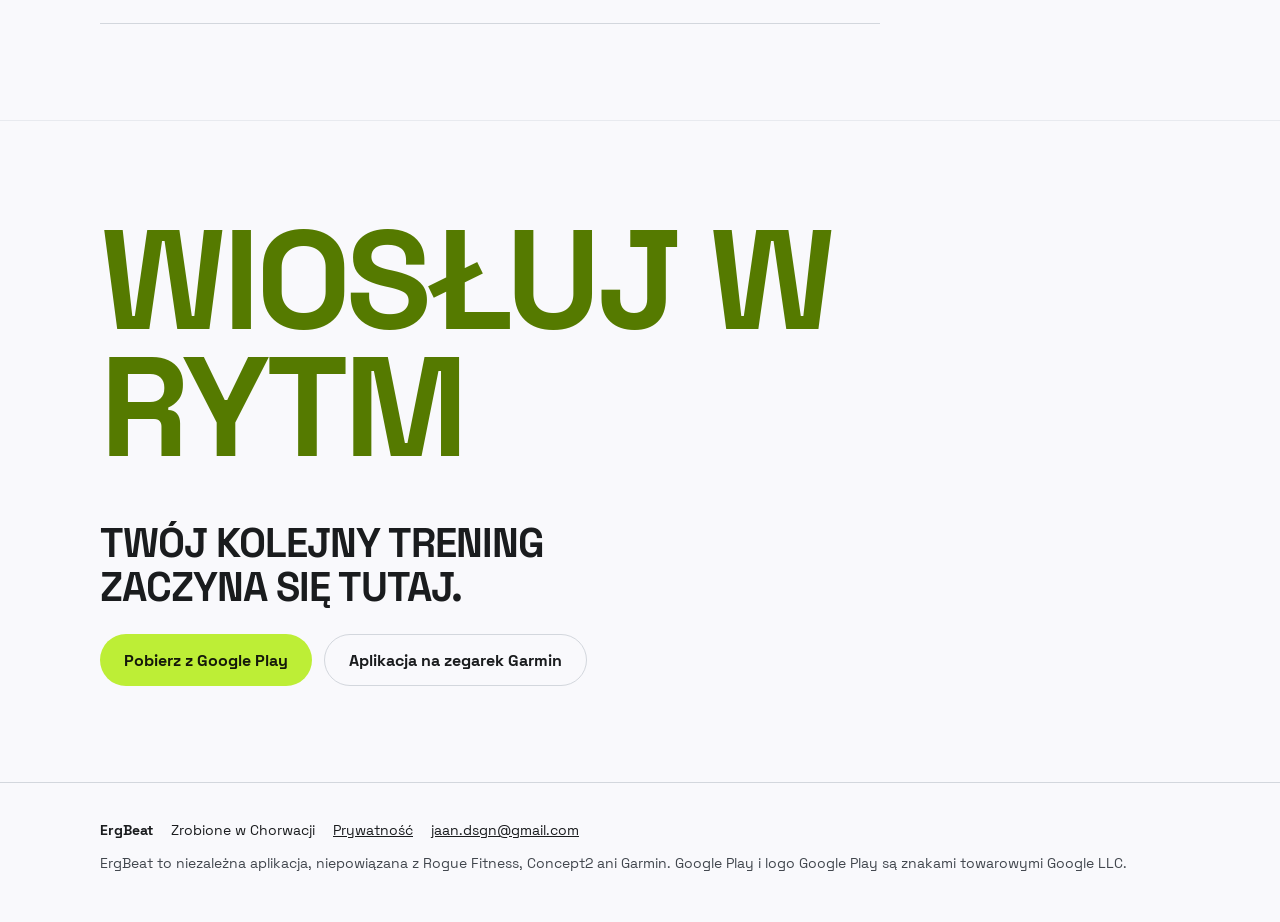
<file: pl/index.html>
<!doctype html>
<html lang="pl">
<head>
<meta charset="utf-8">
<meta name="viewport" content="width=device-width, initial-scale=1, viewport-fit=cover">
<!-- Generated by tools/site/build.py from tools/site/i18n/pl.json. Edit those, not this file. -->
<title>ErgBeat – treningi na ergometrze wioślarskim z pacerem tempa</title>
<meta name="description" content="Wiosłuj według planu na Concept2 PM5 lub ergometrze Bluetooth: pacer tempa widoczny z drugiego końca pokoju, 21 treningów, programy, rekordy i aplikacja na zegarki Garmin. Bez konta, bez reklam.">
<meta name="theme-color" content="#121316">
<link rel="canonical" href="https://ergbeat.com/pl/">
<link rel="alternate" hreflang="en" href="https://ergbeat.com/">
<link rel="alternate" hreflang="hr" href="https://ergbeat.com/hr/">
<link rel="alternate" hreflang="de" href="https://ergbeat.com/de/">
<link rel="alternate" hreflang="es" href="https://ergbeat.com/es/">
<link rel="alternate" hreflang="fr" href="https://ergbeat.com/fr/">
<link rel="alternate" hreflang="it" href="https://ergbeat.com/it/">
<link rel="alternate" hreflang="pt-BR" href="https://ergbeat.com/pt/">
<link rel="alternate" hreflang="pl" href="https://ergbeat.com/pl/">
<link rel="alternate" hreflang="nl" href="https://ergbeat.com/nl/">
<link rel="alternate" hreflang="x-default" href="https://ergbeat.com/">
<meta property="og:type" content="website">
<meta property="og:title" content="ErgBeat – treningi na ergometrze wioślarskim z pacerem tempa">
<meta property="og:description" content="Wiosłuj według planu na Concept2 PM5 lub ergometrze Bluetooth: pacer tempa widoczny z drugiego końca pokoju, 21 treningów, programy, rekordy i aplikacja na zegarki Garmin. Bez konta, bez reklam.">
<meta property="og:url" content="https://ergbeat.com/pl/">
<meta property="og:image" content="https://ergbeat.com/assets/img/og-en.png">
<meta property="og:locale" content="pl_PL">
<link rel="icon" href="../assets/img/icon-square.svg" type="image/svg+xml">
<link rel="apple-touch-icon" href="../icon.png">
<link rel="preload" href="../assets/fonts/space-grotesk-bold.woff2" as="font" type="font/woff2" crossorigin>
<link rel="stylesheet" href="../assets/site.css">
</head>
<body>

<a class="sr" href="#how">Przejdź do treści</a>
<header class="top">
  <div class="wrap">
    <a class="brand" href="../pl/"><img src="../assets/img/icon-rounded.svg" alt="" width="34" height="34">ErgBeat</a>
    <nav aria-label="Sekcje">
      <a href="#workouts">Treningi</a>
      <a href="#garmin">Garmin</a>
      <a href="#pro">Za darmo i Pro</a>
      <a href="#faq">Pytania</a>
    </nav>
    <details class="langs">
      <summary aria-label="Język: Polski">PL</summary>
      <ul>
        <li><a href="../" hreflang="en" lang="en">English<small>EN</small></a></li>
        <li><a href="../hr/" hreflang="hr" lang="hr">Hrvatski<small>HR</small></a></li>
        <li><a href="../de/" hreflang="de" lang="de">Deutsch<small>DE</small></a></li>
        <li><a href="../es/" hreflang="es" lang="es">Español<small>ES</small></a></li>
        <li><a href="../fr/" hreflang="fr" lang="fr">Français<small>FR</small></a></li>
        <li><a href="../it/" hreflang="it" lang="it">Italiano<small>IT</small></a></li>
        <li><a href="../pt/" hreflang="pt-BR" lang="pt-BR">Português (Brasil)<small>PT</small></a></li>
        <li><a href="../pl/" hreflang="pl" lang="pl" aria-current="page">Polski<small>PL</small></a></li>
        <li><a href="../nl/" hreflang="nl" lang="nl">Nederlands<small>NL</small></a></li>
        
      </ul>
    </details>
  </div>
</header>

<main>
<div class="hero">
  <svg class="ribbon" aria-hidden="true" viewBox="0 0 1440 600" preserveAspectRatio="none"><path d="M-80 520 C 300 260, 620 700, 960 400 S 1360 120, 1520 260"/></svg>
  <div class="wrap">
    <div class="hero-copy">
      <p class="label">Aplikacja na Androida do ergometrów wioślarskich</p>
      <h1>Wiosłuj w rytm</h1>
      <p class="hero-sub">Twój ergometr, z <em>trenerem na ekranie.</em></p>
      <p class="lede">Połącz się przez Bluetooth, wybierz trening i wiosłuj za pacerem, którego widzisz z drugiego końca pokoju. Strefy tempa z twojego 2k, komunikaty głosowe i twój najlepszy trening płynący obok jako duch.</p>
      <div class="cta">
        <a class="btn btn-volt" href="https://play.google.com/store/apps/details?id=com.kriative.ergbeat">Pobierz z Google Play</a>
        <a class="btn btn-ghost" href="#how">Jak to działa</a>
      </div>
      <ul class="chips">
        <li>Material You</li><li>Aplikacja na zegarek Garmin</li><li class="soon">Logbook sync · wkrótce</li><li>9 języków</li><li>Bez konta</li>
      </ul>
      <div class="notes">
        <div class="tester"><span class="dot" aria-hidden="true"></span><p><b>ErgBeat jest już w Google Play.</b> Android 8.0 lub nowszy, za darmo, Pro opcjonalnie.</p></div>
        <a class="tester tester-link" href="https://apps.garmin.com/en-US/apps/ac5a308d-259f-4e7f-b3a2-029785e9e4a5"><span class="dot" aria-hidden="true"></span><p><b>Nowość:</b> aplikacja na zegarek Garmin jest w sklepie Connect IQ. <span aria-hidden="true">→</span></p></a>
      </div>
    </div>
    <div class="hero-visual">
      <div class="phone"><img src="../assets/img/live-en.webp" width="720" height="1281" alt="Ekran treningu ErgBeat: interwał 3 treningu 5 × 1000 m, zostało 387 metrów, w strefie, 36 metrów przed duchem." fetchpriority="high"></div>
      <div class="watch hero-watch"><img src="../assets/img/watch-interval.webp" width="360" height="360" alt="Ekran zegarka podczas interwału: split tego i poprzedniego interwału, metry przewagi nad duchem."></div>
    </div>
  </div>
</div>

<div class="wrap">
  <div class="pacer">
    <svg viewBox="0 0 220 150" role="img" aria-label="Pacer w kształcie łuku przy 26 ruchach na minutę: kulka szybko przechodzi przez przeciągnięcie i powoli wraca w powrocie.">
      <path class="arc-track" d="M 30.6 124 A 80 80 0 1 1 189.4 124" pathLength="300"/>
      <path class="arc-fill" d="M 30.6 124 A 80 80 0 1 1 189.4 124" pathLength="300"/>
      <g class="swing"><circle class="bead" cx="110" cy="30" r="12"/></g>
      <text class="spm num" x="110" y="112" text-anchor="middle">26</text>
      <text class="spm-l" x="110" y="132" text-anchor="middle">SPM</text>
    </svg>
    <div>
      <h2>Pacer, którego czytasz z siedzenia.</h2>
      <p>Kulka udaje rączkę. Szybko przechodzi przez przeciągnięcie i powoli wraca w powrocie, dokładnie w twoim docelowym tempie, a łuk wypełnia się z każdym ruchem.</p>
      <div class="phase"><span>Przeciągnięcie ⅓</span><span>Powrót ⅔</span></div>
    </div>
  </div>
</div>

<section id="how">
  <div class="wrap">
    <div class="head"><p class="label">Jak to działa</p><h2>Trzy kroki do pierwszego treningu.</h2></div>
    <ol class="steps">
      <li><h3>Połącz ergometr</h3><p>Dowolny ergometr z Bluetooth FTMS lub Concept2 PM5. Dodaj pas piersiowy albo zegarek, który nadaje tętno.</p></li>
      <li><h3>Wybierz trening</h3><p>Propozycja na dziś, jeden z 21 treningów, dzień z programu albo twój własny.</p></li>
      <li><h3>Wiosłuj</h3><p>Pacer w kształcie łuku przechodzi przez przeciągnięcie i powrót w twoim docelowym tempie. Ekran mówi, czy wiosłujesz za mocno, w strefie czy za lekko.</p></li>
      
    </ol>
  </div>
</section>

<section id="screen">
  <div class="wrap split">
    <div>
      <div class="head"><p class="label">Ekran treningu</p><h2>Zrobiony do czytania z siedzenia.</h2></div>
      <ul class="feats">
        <li><p><b>Strefy tempa z twojego 2k:</b> <span>od UT2 do AN, z informacją przy każdym ruchu.</span></p></li>
        <li><p><b>Ścigaj się z duchem</b> <span>swojego najlepszego lub ostatniego treningu, z różnicą w metrach.</span></p></li>
        <li><p><b>Głos, sygnały i metronom,</b> <span>żeby nie patrzeć na ekran podczas długich odcinków.</span></p></li>
        <li><p><b>Start z pierwszym ruchem,</b> <span>automatyczna pauza, gdy przestajesz, szybkie ustawienia bez wychodzenia.</span></p></li>
        <li><p><b>Pionowo lub poziomo,</b> <span>działa dalej z wyłączonym ekranem lub w trybie obraz w obrazie.</span></p></li>
        
      </ul>
      <div class="zones" aria-label="Strefa na żywo"><span class="chip e">Za lekko</span><span class="chip z">W strefie</span><span class="chip h">Za mocno</span></div>
    </div>
    <div class="media col">
      <div class="landscape"><div class="phone"><img src="../assets/img/landscape-en.webp" width="1100" height="507" alt="Ekran treningu w poziomie: pacer w kształcie łuku po lewej, dane po prawej." loading="lazy"></div></div>
    </div>
  </div>
</section>

<section id="workouts">
  <div class="wrap">
    <div class="head"><p class="label">Treningi i programy</p><h2>Wiosłuj według planu.</h2>
      <p>21 treningów: wiosłowanie ciągłe, interwały, sprinty, piramida, drabinka tempa, WOD-y w stylu CrossFit z burpees lub wall ballami oraz testy na 500 m, 1k, 2k, 5k i 30 minut.</p></div>
    <div class="trio">
      <figure><div class="phone"><img src="../assets/img/workouts-en.webp" width="520" height="925" alt="Lista ciężkich treningów: interwały, sprinty i WOD-y." loading="lazy"></div><figcaption><b>21 treningów</b>Od 20 minut ciągłego wiosłowania do testu na 2k.</figcaption></figure>
      <figure><div class="phone"><img src="../assets/img/program-en.webp" width="520" height="925" alt="Program Budowa: tydzień 1 zaliczony, następny dzień wyróżniony." loading="lazy"></div><figcaption><b>Cztery programy</b>Po cztery tygodnie, w tempie z twojego 2k. Każdy kończy się testem na 2k.</figcaption></figure>
      <figure><div class="phone"><img src="../assets/img/editor-en.webp" width="520" height="925" alt="Edytor treningów z interwałami wiosłowania i wall ballami." loading="lazy"></div><figcaption><b>Edytor treningów</b>Interwały, przerwy i ćwiczenia poza ergometrem. Udostępnij linkiem lub kodem QR.</figcaption></figure>
      
    </div>
    <ul class="programs">
      <li>Fundamenty<small>Początek wiosłowania</small></li>
      <li>Budowa<small>Większa objętość</small></li>
      <li>Szczyt<small>Cel: 2k</small></li>
      <li>Silnik CrossFit<small>Kondycja do boxa</small></li>
      
    </ul>
  </div>
</section>

<section id="progress">
  <div class="wrap split rev">
    <div>
      <div class="head"><p class="label">Postępy</p><h2>Zobacz, jak to się sumuje.</h2></div>
      <ul class="feats">
        <li><p><b>Tygodniowy cel w metrach</b> <span>i seria kolejnych tygodni.</span></p></li>
        <li><p><b>Szacowany wynik na 2k,</b> <span>trend splitu i ten sam trening w czasie.</span></p></li>
        <li><p><b>Każdy trening</b> <span>ze splitami, tętnem i mocą, dla każdego interwału.</span></p></li>
        <li><p><b>Rekordy osobiste,</b> <span>wykrywane automatycznie w każdym treningu:</span></p></li>
        
      </ul>
      <div class="records num" aria-label="Rekordowe dystanse i czasy"><span>500 m</span><span>1k</span><span>2k</span><span>5k</span><span>10k</span><span>1 min</span><span>4 min</span><span>30 min</span><span>kcal/min</span></div>
    </div>
    <div class="media"><div class="phone"><img src="../assets/img/progress-en.webp" width="520" height="925" alt="Ekran postępów: cel tygodniowy, objętość tygodniowa i szacowany wynik na 2k." loading="lazy"></div></div>
  </div>
</section>

<section id="themes" class="band">
  <svg class="ribbon" aria-hidden="true" viewBox="0 0 1440 600" preserveAspectRatio="none"><path d="M-80 520 C 300 260, 620 700, 960 400 S 1360 120, 1520 260"/></svg>
  <div class="wrap split">
    <div>
      <div class="head"><p class="label">Material You</p><h2>Jasny. Ciemny. Twój.</h2>
        <p>Pełny design Material 3 z jasnym i ciemnym motywem. Dopasowuje się do telefonu, a od Androida 12 może przejąć kolory z twojej tapety.</p></div>
    </div>
    <div class="pair">
      <div class="phone"><img src="../assets/img/live-light.webp" width="720" height="1281" alt="Ekran treningu w jasnym motywie" loading="lazy"></div>
      <div class="phone"><img src="../assets/img/live-dark.webp" width="720" height="1281" alt="Ekran treningu w ciemnym motywie" loading="lazy"></div>
    </div>
  </div>
</section>

<section id="garmin">
  <div class="wrap split">
    <div>
      <div class="head"><p class="label">Garmin</p><h2>Także na nadgarstku.</h2>
        <p><b>ErgBeat dla Garmin</b> to darmowa aplikacja Connect IQ. Zegarek pokazuje trening i zapisuje go w Garmin Connect z danymi z ergometru, tętnem z nadgarstka i okrążeniem dla każdego interwału.</p></div>
      <p class="models">Działa z fēnix 8 (43 mm, 47 mm, Pro 47 mm, Solar 47 mm i 51 mm), Forerunner 965 i Forerunner 265.</p>
      <p><a class="btn btn-volt" href="https://apps.garmin.com/en-US/apps/ac5a308d-259f-4e7f-b3a2-029785e9e4a5">Pobierz w sklepie Connect IQ</a></p>
    </div>
    <div class="watches">
      <div class="watch"><img src="../assets/img/watch-interval.webp" width="360" height="360" alt="Ekran zegarka podczas interwału: split tego i poprzedniego interwału, metry przewagi nad duchem." loading="lazy"></div>
      <div class="watch"><img src="../assets/img/watch-summary.webp" width="360" height="360" alt="Podsumowanie na zegarku po treningu." loading="lazy"></div>
    </div>
  </div>
</section>

<section id="logbook">
  <div class="wrap">
    <div class="sooncard">
      <p class="label">Wkrótce</p>
      <h2>Synchronizacja z Concept2 Logbook</h2>
      <p>Treningi na Concept2 PM5 trafią prosto do twojego Logbooka, gdzie liczą się do rankingów i wyzwań. Funkcja jest gotowa i czeka na zgodę Concept2.</p>
    </div>
  </div>
</section>

<section id="devices">
  <div class="wrap">
    <div class="head"><p class="label">Współpracuje z</p><h2>Twój ergometr, twój pas, twoje aplikacje.</h2></div>
    <div class="devices">
      <div class="device"><span class="tag">Bluetooth FTMS</span><h3>Ergometry z FTMS</h3><p>Na przykład Rogue Echo Rower. Obsługuje go większość nowszych ergometrów Bluetooth.</p></div>
      <div class="device"><span class="tag">Concept2</span><h3>Concept2 PM5</h3><p>Z długością przeciągnięcia, siłą szczytową i krzywą siły każdego ruchu.</p></div>
      <div class="device"><span class="tag">Tętno</span><h3>Pas lub zegarek</h3><p>Pas piersiowy albo zegarek, który nadaje tętno.</p></div>
      <div class="device"><span class="tag">Eksport</span><h3>Twoje inne aplikacje</h3><p>Health Connect. FIT i CSV dla Garmin Connect, Strava i intervals.icu.</p></div>
      
    </div>
  </div>
</section>

<section class="privacy" id="privacy">
  <div class="wrap">
    <div class="head" style="margin-bottom:0"><p class="label">Prywatność od podstaw</p><h2>Twoje treningi zostają na twoim telefonie.</h2>
      <p>ErgBeat nigdzie nie wysyła twoich danych. To ty decydujesz, co wyeksportować, udostępnić lub zapisać jako kopię.</p>
      <p><a href="../privacy.html#pl">Przeczytaj politykę prywatności</a></p></div>
    <ul class="nos"><li><span>Bez</span> konta</li><li><span>Bez</span> reklam</li><li><span>Bez</span> analityki</li><li><span>Bez</span> śledzenia</li></ul>
  </div>
</section>

<section id="pro">
  <div class="wrap">
    <div class="head"><p class="label">Za darmo i Pro</p><h2>Wiosłuj za darmo. Weź Pro dla planu.</h2></div>
    <div class="tablewrap">
      <table>
        <thead><tr><th scope="col"><span class="sr">Funkcja</span></th><th scope="col">Za darmo</th><th scope="col" class="pro">Pro</th></tr></thead>
        <tbody>
          <tr><td>Połączenie z ergometrem i pulsometrem, ekran treningu, pacer, komunikaty głosowe</td><td class="y" aria-label="W zestawie">✓</td><td class="y" aria-label="W zestawie">✓</td></tr>
          <tr><td>Treningi</td><td>5 i wolne wiosłowanie<small>20 min ciągle, 10 × 1 min, 4 × 500 m, AMRAP 20, test 2k</small></td><td>Wszystkie 21</td></tr>
          <tr><td>Programy</td><td class="n" aria-label="Brak">–</td><td>4</td></tr>
          <tr><td>Edytor treningów i generator interwałów</td><td class="n" aria-label="Brak">–</td><td class="y" aria-label="W zestawie">✓</td></tr>
          <tr><td>Historia, cel tygodniowy, przypomnienia, Health Connect, zegarek Garmin</td><td class="y" aria-label="W zestawie">✓</td><td class="y" aria-label="W zestawie">✓</td></tr>
          <tr><td>Duch, rekordy osobiste, wykresy postępów, szacowany wynik na 2k</td><td class="n" aria-label="Brak">–</td><td class="y" aria-label="W zestawie">✓</td></tr>
          <tr><td>Trening mocy (FTP, strefy mocy)</td><td class="n" aria-label="Brak">–</td><td class="y" aria-label="W zestawie">✓</td></tr>
          <tr><td>Eksport FIT i CSV</td><td class="y" aria-label="W zestawie">✓</td><td class="y" aria-label="W zestawie">✓</td></tr>
          <tr><td>Wybór kart na ekranie treningu</td><td class="n" aria-label="Brak">–</td><td class="y" aria-label="W zestawie">✓</td></tr>
          
        </tbody>
      </table>
    </div>
    <div class="price">
      <p class="from"><small>Miesięcznie, rocznie lub raz na zawsze</small></p>
      <p>Pro kupujesz w Google Play, który pokazuje dokładną cenę w twojej walucie, z podatkami.</p>
    </div>
  </div>
</section>

<section id="faq">
  <div class="wrap">
    <div class="head"><p class="label">Częste pytania</p><h2>Pytania.</h2></div>
    <div class="faq">
      <details><summary>Czy działa z moim ergometrem?</summary><p>Jeśli twój ergometr lub jego monitor obsługuje Bluetooth FTMS (robi to większość nowszych ergometrów Bluetooth), tak. Concept2 PM5 jest obsługiwany bezpośrednio. Nie masz pewności? Zainstaluj aplikację i dotknij przycisku Ergometr: ErgBeat pokaże, co znajdzie, a ergometr demo pozwala wypróbować wszystko bez sprzętu.</p></details>
      <details><summary>Czy potrzebuję konta?</summary><p>Nie. Nie ma konta ani logowania.</p></details>
      <details><summary>Gdzie są moje dane?</summary><p>Na twoim telefonie. Możesz zapisać kopię do wybranego pliku (np. na Dysku Google) i eksportować treningi jako FIT lub CSV.</p></details>
      <details><summary>Czy działa ze Stravą lub Garmin Connect?</summary><p>Tak. Aplikacja na zegarek Garmin zapisuje bezpośrednio w Garmin Connect, a ErgBeat eksportuje pliki FIT do Stravy, Garmin Connect i intervals.icu.</p></details>
      <details><summary>Czy działa z wyłączonym ekranem?</summary><p>Tak. Trening trwa dalej z wyłączonym ekranem, z powiadomieniem na ekranie blokady.</p></details>
      <details><summary>Czy mogę ustawić cel na grudzień, jak w Holiday Challenge?</summary><p>Tak. W zakładce Postępy ustaw cel na okres: metry i daty, np. 100 000 m od 26 listopada do 24 grudnia. ErgBeat pokazuje, ile jeszcze potrzeba dziennie i czy wyprzedzasz plan, a postęp możesz udostępnić jako obraz. Działa z każdym ergometrem. Sam Concept2 Holiday Challenge liczy metry w Concept2 Logbook wykonane na sprzęcie Concept2.</p></details>
      <details><summary>Jakie języki?</summary><p>Angielski, chorwacki, niemiecki, hiszpański, francuski, włoski, portugalski, polski i niderlandzki.</p></details>
      <details><summary>Znalazłem błąd albo mam pomysł.</summary><p>Użyj <i>Wyślij opinię</i> w aplikacji lub napisz na <a href="mailto:jaan.dsgn@gmail.com">jaan.dsgn@gmail.com</a>.</p></details>
      
    </div>
  </div>
</section>

<section class="closing">
  <div class="wrap">
    <p class="shout" aria-hidden="true">Wiosłuj w rytm</p>
    <h2>Twój kolejny trening zaczyna się tutaj.</h2>
    <div class="cta">
      <a class="btn btn-volt" href="https://play.google.com/store/apps/details?id=com.kriative.ergbeat">Pobierz z Google Play</a>
      <a class="btn btn-ghost" href="https://apps.garmin.com/en-US/apps/ac5a308d-259f-4e7f-b3a2-029785e9e4a5">Aplikacja na zegarek Garmin</a>
    </div>
  </div>
</section>
</main>

<footer>
  <div class="wrap">
    <div class="row"><b>ErgBeat</b><span>Zrobione w Chorwacji</span><a href="../privacy.html#pl">Prywatność</a><a href="mailto:jaan.dsgn@gmail.com">jaan.dsgn@gmail.com</a></div>
    <p>ErgBeat to niezależna aplikacja, niepowiązana z Rogue Fitness, Concept2 ani Garmin. Google Play i logo Google Play są znakami towarowymi Google LLC.</p>
  </div>
</footer>
</body>
</html>
</file>
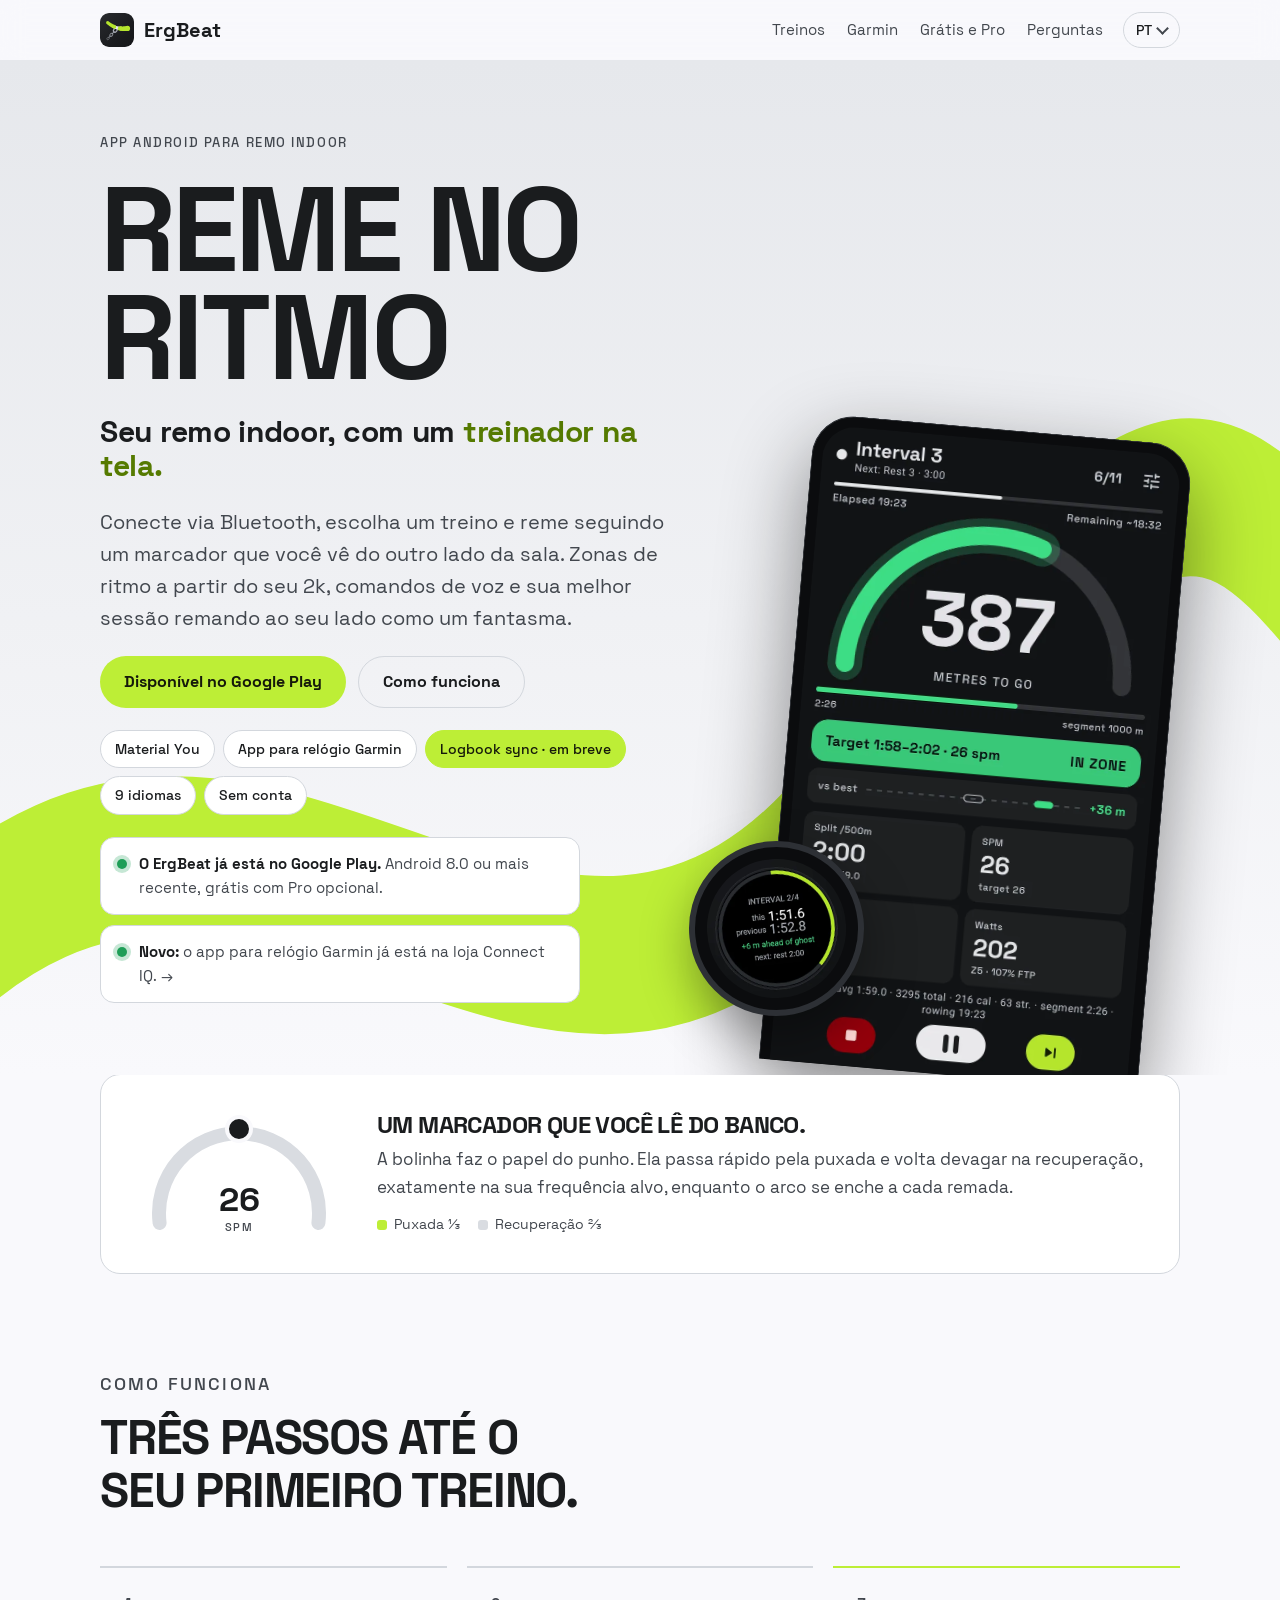
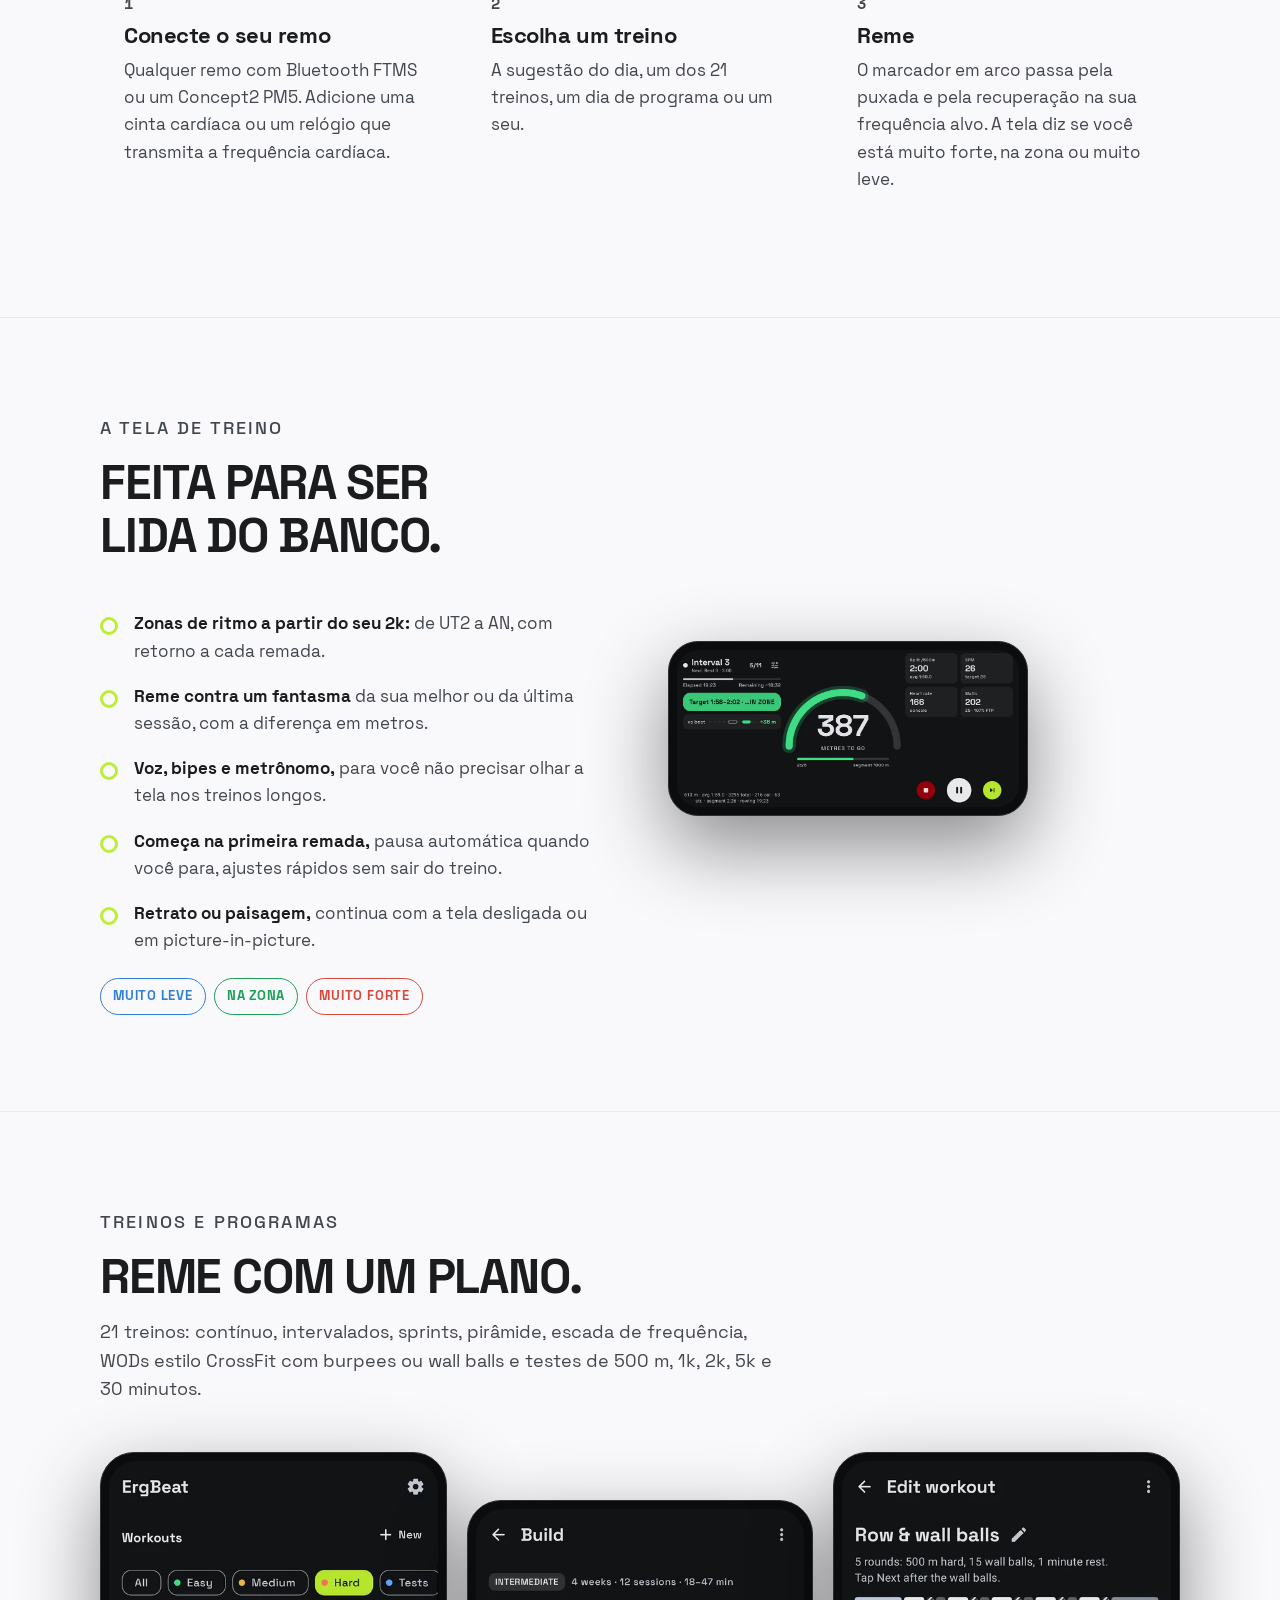
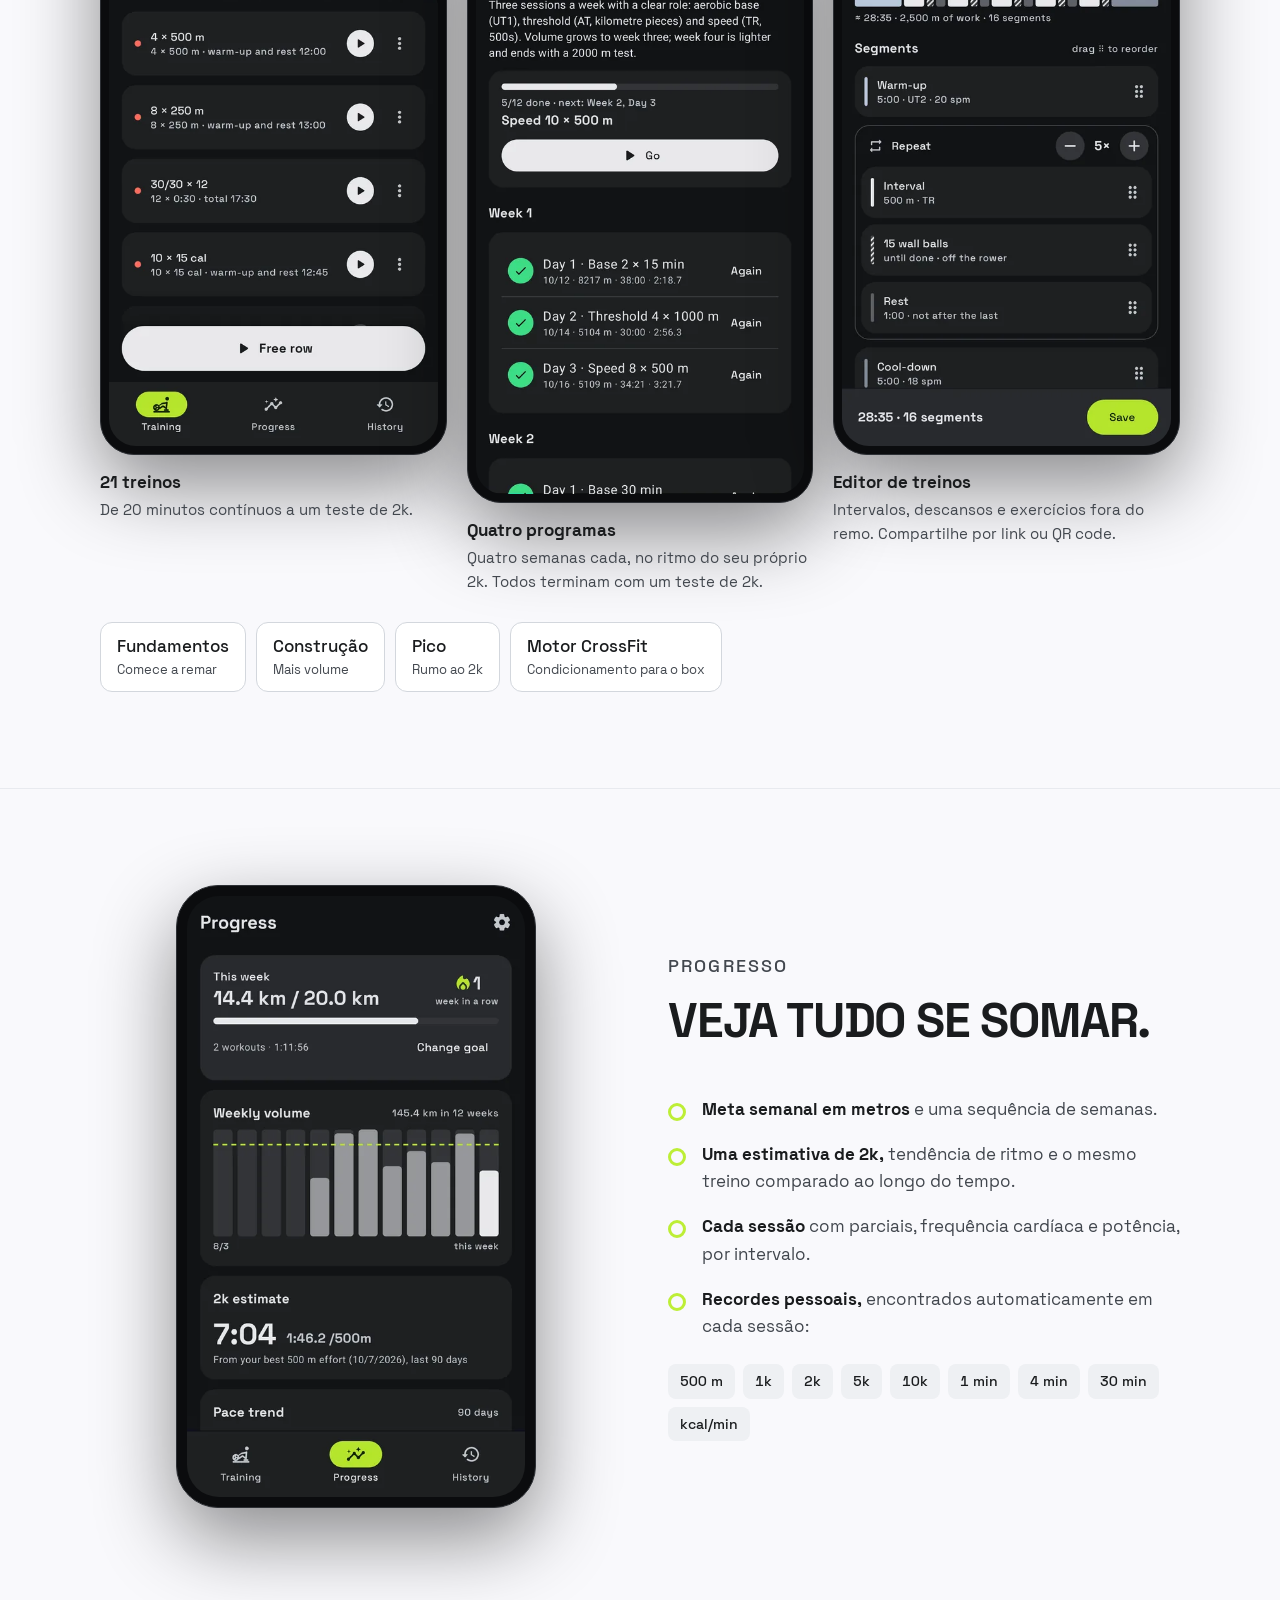
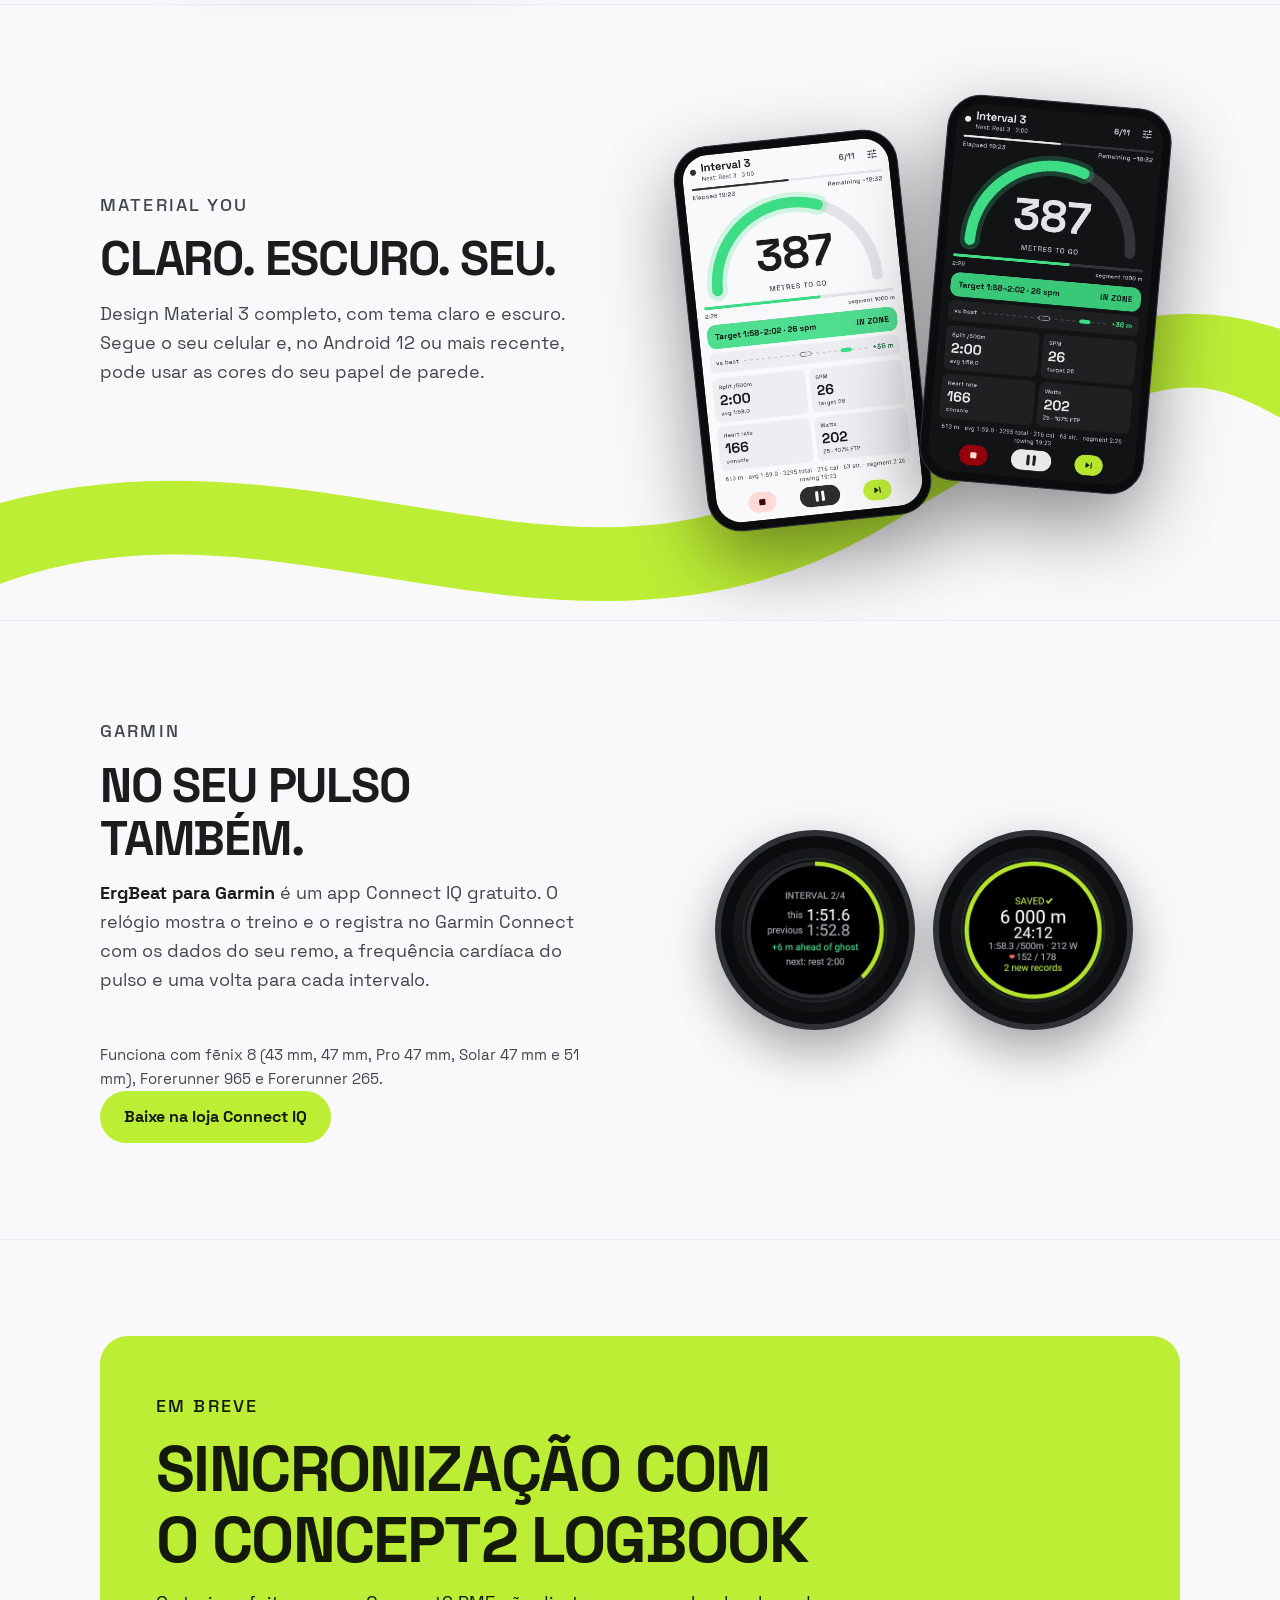
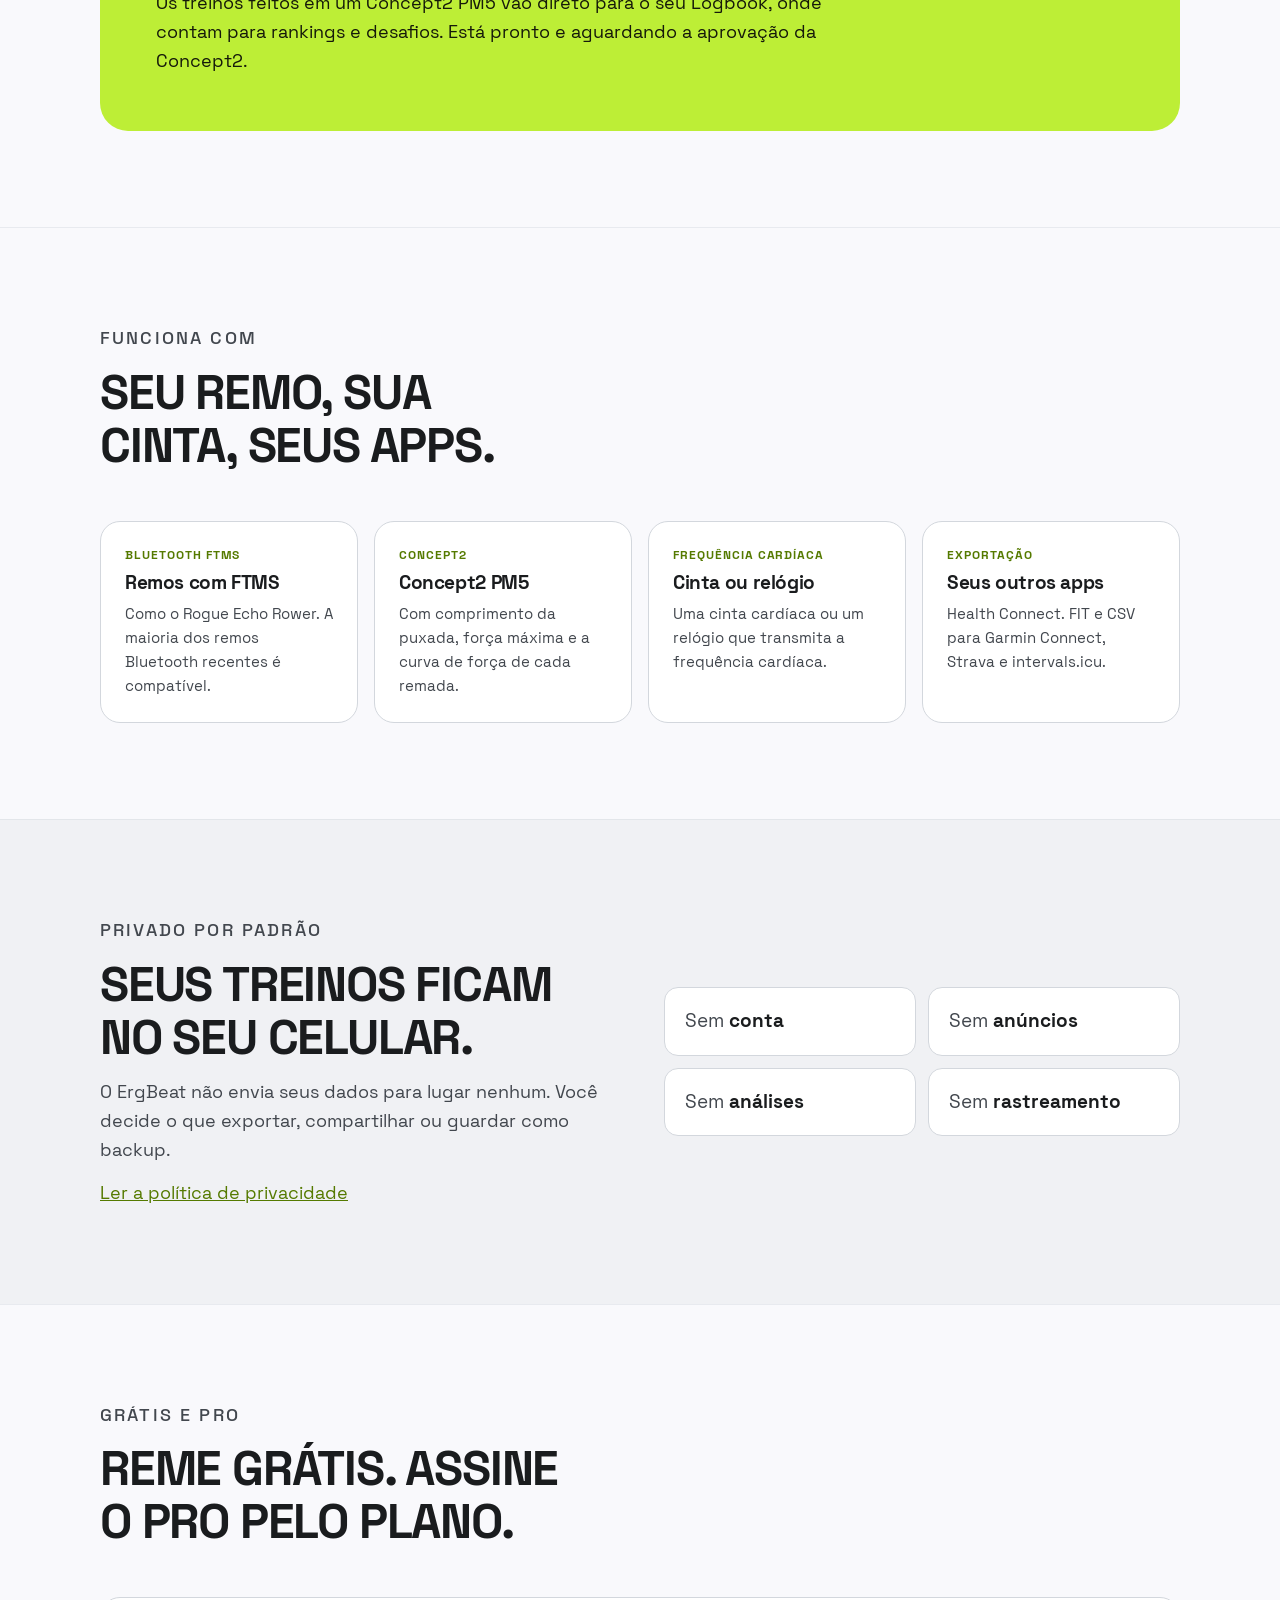
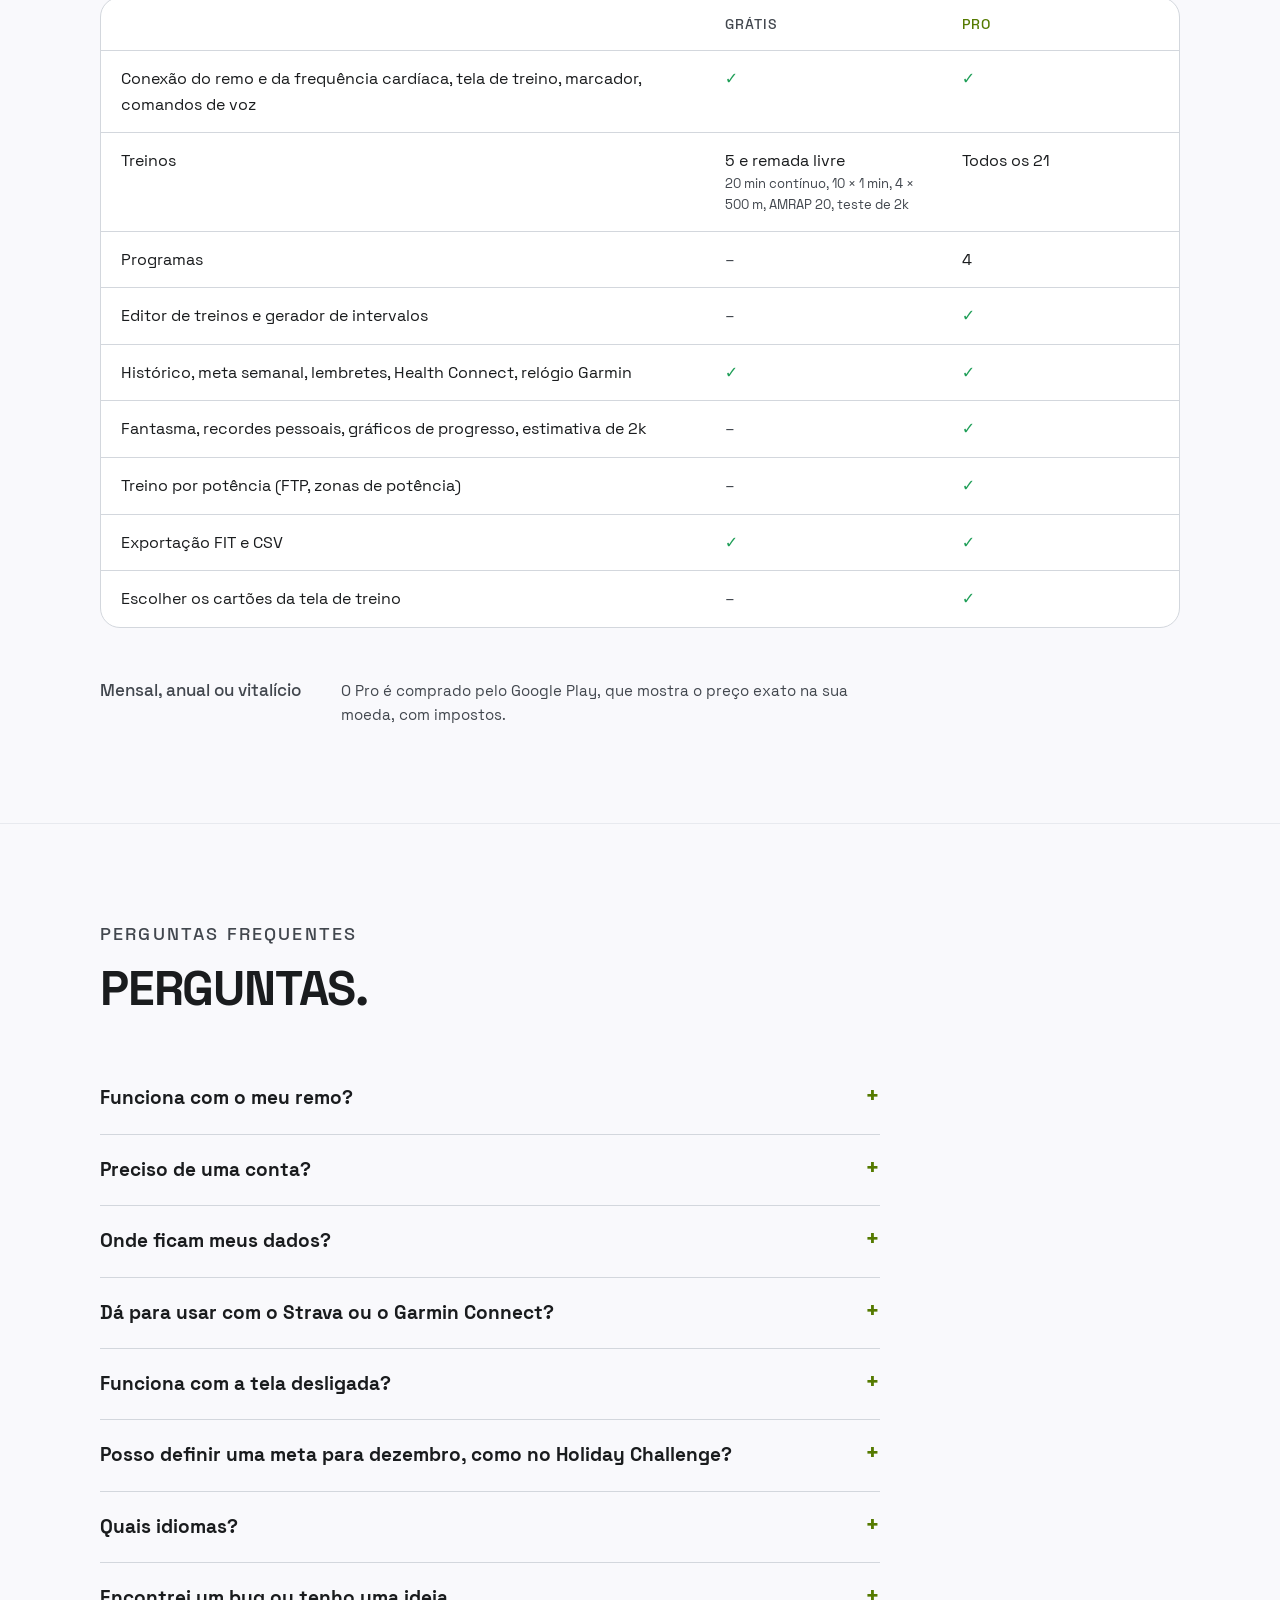
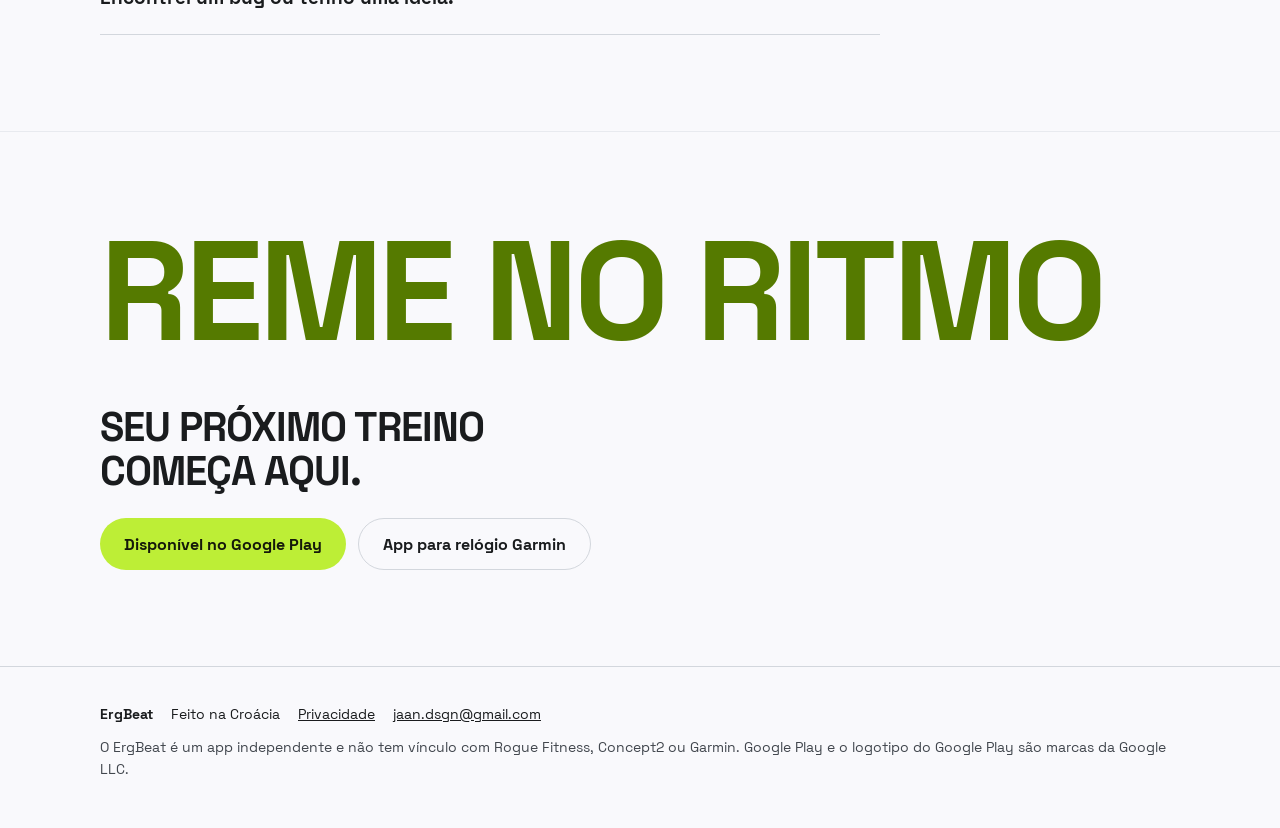
<file: pt/index.html>
<!doctype html>
<html lang="pt-BR">
<head>
<meta charset="utf-8">
<meta name="viewport" content="width=device-width, initial-scale=1, viewport-fit=cover">
<!-- Generated by tools/site/build.py from tools/site/i18n/pt.json. Edit those, not this file. -->
<title>ErgBeat – treinos de remo indoor com marcador de remadas</title>
<meta name="description" content="Reme com um plano no seu Concept2 PM5 ou remo Bluetooth: um marcador de remadas que você vê do outro lado da sala, 21 treinos, programas, recordes e um app para relógios Garmin. Sem conta, sem anúncios.">
<meta name="theme-color" content="#121316">
<link rel="canonical" href="https://ergbeat.com/pt/">
<link rel="alternate" hreflang="en" href="https://ergbeat.com/">
<link rel="alternate" hreflang="hr" href="https://ergbeat.com/hr/">
<link rel="alternate" hreflang="de" href="https://ergbeat.com/de/">
<link rel="alternate" hreflang="es" href="https://ergbeat.com/es/">
<link rel="alternate" hreflang="fr" href="https://ergbeat.com/fr/">
<link rel="alternate" hreflang="it" href="https://ergbeat.com/it/">
<link rel="alternate" hreflang="pt-BR" href="https://ergbeat.com/pt/">
<link rel="alternate" hreflang="pl" href="https://ergbeat.com/pl/">
<link rel="alternate" hreflang="nl" href="https://ergbeat.com/nl/">
<link rel="alternate" hreflang="x-default" href="https://ergbeat.com/">
<meta property="og:type" content="website">
<meta property="og:title" content="ErgBeat – treinos de remo indoor com marcador de remadas">
<meta property="og:description" content="Reme com um plano no seu Concept2 PM5 ou remo Bluetooth: um marcador de remadas que você vê do outro lado da sala, 21 treinos, programas, recordes e um app para relógios Garmin. Sem conta, sem anúncios.">
<meta property="og:url" content="https://ergbeat.com/pt/">
<meta property="og:image" content="https://ergbeat.com/assets/img/og-en.png">
<meta property="og:locale" content="pt_BR">
<link rel="icon" href="../assets/img/icon-square.svg" type="image/svg+xml">
<link rel="apple-touch-icon" href="../icon.png">
<link rel="preload" href="../assets/fonts/space-grotesk-bold.woff2" as="font" type="font/woff2" crossorigin>
<link rel="stylesheet" href="../assets/site.css">
</head>
<body>

<a class="sr" href="#how">Pular para o conteúdo</a>
<header class="top">
  <div class="wrap">
    <a class="brand" href="../pt/"><img src="../assets/img/icon-rounded.svg" alt="" width="34" height="34">ErgBeat</a>
    <nav aria-label="Seções">
      <a href="#workouts">Treinos</a>
      <a href="#garmin">Garmin</a>
      <a href="#pro">Grátis e Pro</a>
      <a href="#faq">Perguntas</a>
    </nav>
    <details class="langs">
      <summary aria-label="Idioma: Português (Brasil)">PT</summary>
      <ul>
        <li><a href="../" hreflang="en" lang="en">English<small>EN</small></a></li>
        <li><a href="../hr/" hreflang="hr" lang="hr">Hrvatski<small>HR</small></a></li>
        <li><a href="../de/" hreflang="de" lang="de">Deutsch<small>DE</small></a></li>
        <li><a href="../es/" hreflang="es" lang="es">Español<small>ES</small></a></li>
        <li><a href="../fr/" hreflang="fr" lang="fr">Français<small>FR</small></a></li>
        <li><a href="../it/" hreflang="it" lang="it">Italiano<small>IT</small></a></li>
        <li><a href="../pt/" hreflang="pt-BR" lang="pt-BR" aria-current="page">Português (Brasil)<small>PT</small></a></li>
        <li><a href="../pl/" hreflang="pl" lang="pl">Polski<small>PL</small></a></li>
        <li><a href="../nl/" hreflang="nl" lang="nl">Nederlands<small>NL</small></a></li>
        
      </ul>
    </details>
  </div>
</header>

<main>
<div class="hero">
  <svg class="ribbon" aria-hidden="true" viewBox="0 0 1440 600" preserveAspectRatio="none"><path d="M-80 520 C 300 260, 620 700, 960 400 S 1360 120, 1520 260"/></svg>
  <div class="wrap">
    <div class="hero-copy">
      <p class="label">App Android para remo indoor</p>
      <h1>Reme no ritmo</h1>
      <p class="hero-sub">Seu remo indoor, com um <em>treinador na tela.</em></p>
      <p class="lede">Conecte via Bluetooth, escolha um treino e reme seguindo um marcador que você vê do outro lado da sala. Zonas de ritmo a partir do seu 2k, comandos de voz e sua melhor sessão remando ao seu lado como um fantasma.</p>
      <div class="cta">
        <a class="btn btn-volt" href="https://play.google.com/store/apps/details?id=com.kriative.ergbeat">Disponível no Google Play</a>
        <a class="btn btn-ghost" href="#how">Como funciona</a>
      </div>
      <ul class="chips">
        <li>Material You</li><li>App para relógio Garmin</li><li class="soon">Logbook sync · em breve</li><li>9 idiomas</li><li>Sem conta</li>
      </ul>
      <div class="notes">
        <div class="tester"><span class="dot" aria-hidden="true"></span><p><b>O ErgBeat já está no Google Play.</b> Android 8.0 ou mais recente, grátis com Pro opcional.</p></div>
        <a class="tester tester-link" href="https://apps.garmin.com/en-US/apps/ac5a308d-259f-4e7f-b3a2-029785e9e4a5"><span class="dot" aria-hidden="true"></span><p><b>Novo:</b> o app para relógio Garmin já está na loja Connect IQ. <span aria-hidden="true">→</span></p></a>
      </div>
    </div>
    <div class="hero-visual">
      <div class="phone"><img src="../assets/img/live-en.webp" width="720" height="1281" alt="Tela de treino do ErgBeat: intervalo 3 de um 5 × 1000 m, faltam 387 metros, na zona, 36 metros à frente do fantasma." fetchpriority="high"></div>
      <div class="watch hero-watch"><img src="../assets/img/watch-interval.webp" width="360" height="360" alt="Tela do relógio durante um intervalo: parcial deste intervalo e do anterior, metros à frente do fantasma."></div>
    </div>
  </div>
</div>

<div class="wrap">
  <div class="pacer">
    <svg viewBox="0 0 220 150" role="img" aria-label="O marcador em arco a 26 remadas por minuto: uma bolinha passa rápido pela puxada e volta devagar na recuperação.">
      <path class="arc-track" d="M 30.6 124 A 80 80 0 1 1 189.4 124" pathLength="300"/>
      <path class="arc-fill" d="M 30.6 124 A 80 80 0 1 1 189.4 124" pathLength="300"/>
      <g class="swing"><circle class="bead" cx="110" cy="30" r="12"/></g>
      <text class="spm num" x="110" y="112" text-anchor="middle">26</text>
      <text class="spm-l" x="110" y="132" text-anchor="middle">SPM</text>
    </svg>
    <div>
      <h2>Um marcador que você lê do banco.</h2>
      <p>A bolinha faz o papel do punho. Ela passa rápido pela puxada e volta devagar na recuperação, exatamente na sua frequência alvo, enquanto o arco se enche a cada remada.</p>
      <div class="phase"><span>Puxada ⅓</span><span>Recuperação ⅔</span></div>
    </div>
  </div>
</div>

<section id="how">
  <div class="wrap">
    <div class="head"><p class="label">Como funciona</p><h2>Três passos até o seu primeiro treino.</h2></div>
    <ol class="steps">
      <li><h3>Conecte o seu remo</h3><p>Qualquer remo com Bluetooth FTMS ou um Concept2 PM5. Adicione uma cinta cardíaca ou um relógio que transmita a frequência cardíaca.</p></li>
      <li><h3>Escolha um treino</h3><p>A sugestão do dia, um dos 21 treinos, um dia de programa ou um seu.</p></li>
      <li><h3>Reme</h3><p>O marcador em arco passa pela puxada e pela recuperação na sua frequência alvo. A tela diz se você está muito forte, na zona ou muito leve.</p></li>
      
    </ol>
  </div>
</section>

<section id="screen">
  <div class="wrap split">
    <div>
      <div class="head"><p class="label">A tela de treino</p><h2>Feita para ser lida do banco.</h2></div>
      <ul class="feats">
        <li><p><b>Zonas de ritmo a partir do seu 2k:</b> <span>de UT2 a AN, com retorno a cada remada.</span></p></li>
        <li><p><b>Reme contra um fantasma</b> <span>da sua melhor ou da última sessão, com a diferença em metros.</span></p></li>
        <li><p><b>Voz, bipes e metrônomo,</b> <span>para você não precisar olhar a tela nos treinos longos.</span></p></li>
        <li><p><b>Começa na primeira remada,</b> <span>pausa automática quando você para, ajustes rápidos sem sair do treino.</span></p></li>
        <li><p><b>Retrato ou paisagem,</b> <span>continua com a tela desligada ou em picture-in-picture.</span></p></li>
        
      </ul>
      <div class="zones" aria-label="Zona ao vivo"><span class="chip e">Muito leve</span><span class="chip z">Na zona</span><span class="chip h">Muito forte</span></div>
    </div>
    <div class="media col">
      <div class="landscape"><div class="phone"><img src="../assets/img/landscape-en.webp" width="1100" height="507" alt="A tela de treino na horizontal: marcador em arco à esquerda, dados à direita." loading="lazy"></div></div>
    </div>
  </div>
</section>

<section id="workouts">
  <div class="wrap">
    <div class="head"><p class="label">Treinos e programas</p><h2>Reme com um plano.</h2>
      <p>21 treinos: contínuo, intervalados, sprints, pirâmide, escada de frequência, WODs estilo CrossFit com burpees ou wall balls e testes de 500 m, 1k, 2k, 5k e 30 minutos.</p></div>
    <div class="trio">
      <figure><div class="phone"><img src="../assets/img/workouts-en.webp" width="520" height="925" alt="Lista de treinos pesados: intervalados, sprints e WODs." loading="lazy"></div><figcaption><b>21 treinos</b>De 20 minutos contínuos a um teste de 2k.</figcaption></figure>
      <figure><div class="phone"><img src="../assets/img/program-en.webp" width="520" height="925" alt="O programa Construção: semana 1 concluída, próximo dia destacado." loading="lazy"></div><figcaption><b>Quatro programas</b>Quatro semanas cada, no ritmo do seu próprio 2k. Todos terminam com um teste de 2k.</figcaption></figure>
      <figure><div class="phone"><img src="../assets/img/editor-en.webp" width="520" height="925" alt="Editor de treinos com intervalos de remo e wall balls." loading="lazy"></div><figcaption><b>Editor de treinos</b>Intervalos, descansos e exercícios fora do remo. Compartilhe por link ou QR code.</figcaption></figure>
      
    </div>
    <ul class="programs">
      <li>Fundamentos<small>Comece a remar</small></li>
      <li>Construção<small>Mais volume</small></li>
      <li>Pico<small>Rumo ao 2k</small></li>
      <li>Motor CrossFit<small>Condicionamento para o box</small></li>
      
    </ul>
  </div>
</section>

<section id="progress">
  <div class="wrap split rev">
    <div>
      <div class="head"><p class="label">Progresso</p><h2>Veja tudo se somar.</h2></div>
      <ul class="feats">
        <li><p><b>Meta semanal em metros</b> <span>e uma sequência de semanas.</span></p></li>
        <li><p><b>Uma estimativa de 2k,</b> <span>tendência de ritmo e o mesmo treino comparado ao longo do tempo.</span></p></li>
        <li><p><b>Cada sessão</b> <span>com parciais, frequência cardíaca e potência, por intervalo.</span></p></li>
        <li><p><b>Recordes pessoais,</b> <span>encontrados automaticamente em cada sessão:</span></p></li>
        
      </ul>
      <div class="records num" aria-label="Distâncias e tempos recorde"><span>500 m</span><span>1k</span><span>2k</span><span>5k</span><span>10k</span><span>1 min</span><span>4 min</span><span>30 min</span><span>kcal/min</span></div>
    </div>
    <div class="media"><div class="phone"><img src="../assets/img/progress-en.webp" width="520" height="925" alt="Tela de progresso: meta semanal, volume semanal e estimativa de 2k." loading="lazy"></div></div>
  </div>
</section>

<section id="themes" class="band">
  <svg class="ribbon" aria-hidden="true" viewBox="0 0 1440 600" preserveAspectRatio="none"><path d="M-80 520 C 300 260, 620 700, 960 400 S 1360 120, 1520 260"/></svg>
  <div class="wrap split">
    <div>
      <div class="head"><p class="label">Material You</p><h2>Claro. Escuro. Seu.</h2>
        <p>Design Material 3 completo, com tema claro e escuro. Segue o seu celular e, no Android 12 ou mais recente, pode usar as cores do seu papel de parede.</p></div>
    </div>
    <div class="pair">
      <div class="phone"><img src="../assets/img/live-light.webp" width="720" height="1281" alt="Tela de treino no tema claro" loading="lazy"></div>
      <div class="phone"><img src="../assets/img/live-dark.webp" width="720" height="1281" alt="Tela de treino no tema escuro" loading="lazy"></div>
    </div>
  </div>
</section>

<section id="garmin">
  <div class="wrap split">
    <div>
      <div class="head"><p class="label">Garmin</p><h2>No seu pulso também.</h2>
        <p><b>ErgBeat para Garmin</b> é um app Connect IQ gratuito. O relógio mostra o treino e o registra no Garmin Connect com os dados do seu remo, a frequência cardíaca do pulso e uma volta para cada intervalo.</p></div>
      <p class="models">Funciona com fēnix 8 (43 mm, 47 mm, Pro 47 mm, Solar 47 mm e 51 mm), Forerunner 965 e Forerunner 265.</p>
      <p><a class="btn btn-volt" href="https://apps.garmin.com/en-US/apps/ac5a308d-259f-4e7f-b3a2-029785e9e4a5">Baixe na loja Connect IQ</a></p>
    </div>
    <div class="watches">
      <div class="watch"><img src="../assets/img/watch-interval.webp" width="360" height="360" alt="Tela do relógio durante um intervalo: parcial deste intervalo e do anterior, metros à frente do fantasma." loading="lazy"></div>
      <div class="watch"><img src="../assets/img/watch-summary.webp" width="360" height="360" alt="Resumo no relógio depois do treino." loading="lazy"></div>
    </div>
  </div>
</section>

<section id="logbook">
  <div class="wrap">
    <div class="sooncard">
      <p class="label">Em breve</p>
      <h2>Sincronização com o Concept2 Logbook</h2>
      <p>Os treinos feitos em um Concept2 PM5 vão direto para o seu Logbook, onde contam para rankings e desafios. Está pronto e aguardando a aprovação da Concept2.</p>
    </div>
  </div>
</section>

<section id="devices">
  <div class="wrap">
    <div class="head"><p class="label">Funciona com</p><h2>Seu remo, sua cinta, seus apps.</h2></div>
    <div class="devices">
      <div class="device"><span class="tag">Bluetooth FTMS</span><h3>Remos com FTMS</h3><p>Como o Rogue Echo Rower. A maioria dos remos Bluetooth recentes é compatível.</p></div>
      <div class="device"><span class="tag">Concept2</span><h3>Concept2 PM5</h3><p>Com comprimento da puxada, força máxima e a curva de força de cada remada.</p></div>
      <div class="device"><span class="tag">Frequência cardíaca</span><h3>Cinta ou relógio</h3><p>Uma cinta cardíaca ou um relógio que transmita a frequência cardíaca.</p></div>
      <div class="device"><span class="tag">Exportação</span><h3>Seus outros apps</h3><p>Health Connect. FIT e CSV para Garmin Connect, Strava e intervals.icu.</p></div>
      
    </div>
  </div>
</section>

<section class="privacy" id="privacy">
  <div class="wrap">
    <div class="head" style="margin-bottom:0"><p class="label">Privado por padrão</p><h2>Seus treinos ficam no seu celular.</h2>
      <p>O ErgBeat não envia seus dados para lugar nenhum. Você decide o que exportar, compartilhar ou guardar como backup.</p>
      <p><a href="../privacy.html#pt">Ler a política de privacidade</a></p></div>
    <ul class="nos"><li><span>Sem</span> conta</li><li><span>Sem</span> anúncios</li><li><span>Sem</span> análises</li><li><span>Sem</span> rastreamento</li></ul>
  </div>
</section>

<section id="pro">
  <div class="wrap">
    <div class="head"><p class="label">Grátis e Pro</p><h2>Reme grátis. Assine o Pro pelo plano.</h2></div>
    <div class="tablewrap">
      <table>
        <thead><tr><th scope="col"><span class="sr">Recurso</span></th><th scope="col">Grátis</th><th scope="col" class="pro">Pro</th></tr></thead>
        <tbody>
          <tr><td>Conexão do remo e da frequência cardíaca, tela de treino, marcador, comandos de voz</td><td class="y" aria-label="Incluído">✓</td><td class="y" aria-label="Incluído">✓</td></tr>
          <tr><td>Treinos</td><td>5 e remada livre<small>20 min contínuo, 10 × 1 min, 4 × 500 m, AMRAP 20, teste de 2k</small></td><td>Todos os 21</td></tr>
          <tr><td>Programas</td><td class="n" aria-label="Não incluído">–</td><td>4</td></tr>
          <tr><td>Editor de treinos e gerador de intervalos</td><td class="n" aria-label="Não incluído">–</td><td class="y" aria-label="Incluído">✓</td></tr>
          <tr><td>Histórico, meta semanal, lembretes, Health Connect, relógio Garmin</td><td class="y" aria-label="Incluído">✓</td><td class="y" aria-label="Incluído">✓</td></tr>
          <tr><td>Fantasma, recordes pessoais, gráficos de progresso, estimativa de 2k</td><td class="n" aria-label="Não incluído">–</td><td class="y" aria-label="Incluído">✓</td></tr>
          <tr><td>Treino por potência (FTP, zonas de potência)</td><td class="n" aria-label="Não incluído">–</td><td class="y" aria-label="Incluído">✓</td></tr>
          <tr><td>Exportação FIT e CSV</td><td class="y" aria-label="Incluído">✓</td><td class="y" aria-label="Incluído">✓</td></tr>
          <tr><td>Escolher os cartões da tela de treino</td><td class="n" aria-label="Não incluído">–</td><td class="y" aria-label="Incluído">✓</td></tr>
          
        </tbody>
      </table>
    </div>
    <div class="price">
      <p class="from"><small>Mensal, anual ou vitalício</small></p>
      <p>O Pro é comprado pelo Google Play, que mostra o preço exato na sua moeda, com impostos.</p>
    </div>
  </div>
</section>

<section id="faq">
  <div class="wrap">
    <div class="head"><p class="label">Perguntas frequentes</p><h2>Perguntas.</h2></div>
    <div class="faq">
      <details><summary>Funciona com o meu remo?</summary><p>Se o seu remo ou o monitor dele usa Bluetooth FTMS (a maioria dos remos Bluetooth recentes usa), sim. O Concept2 PM5 é compatível diretamente. Não tem certeza? Instale o app e toque no botão Remo: o ErgBeat mostra o que encontrar, e há um remo de demonstração para testar tudo sem máquina.</p></details>
      <details><summary>Preciso de uma conta?</summary><p>Não. Não há conta nem login.</p></details>
      <details><summary>Onde ficam meus dados?</summary><p>No seu celular. Você pode fazer backup em um arquivo de sua escolha (por exemplo no Google Drive) e exportar sessões como FIT ou CSV.</p></details>
      <details><summary>Dá para usar com o Strava ou o Garmin Connect?</summary><p>Sim. O app para relógio Garmin grava direto no Garmin Connect, e o ErgBeat exporta arquivos FIT para Strava, Garmin Connect e intervals.icu.</p></details>
      <details><summary>Funciona com a tela desligada?</summary><p>Sim. O treino continua com a tela desligada, com uma notificação na tela de bloqueio.</p></details>
      <details><summary>Posso definir uma meta para dezembro, como no Holiday Challenge?</summary><p>Sim. Em Progresso, defina uma meta para um período: metros e datas, por exemplo 100 000 m de 26 de novembro a 24 de dezembro. O ErgBeat mostra quanto ainda falta por dia e se você está à frente do plano, e você pode compartilhar o progresso como imagem. Funciona com qualquer remo. O Holiday Challenge da Concept2 conta os metros do Concept2 Logbook feitos em máquinas Concept2.</p></details>
      <details><summary>Quais idiomas?</summary><p>Inglês, croata, alemão, espanhol, francês, italiano, português, polonês e holandês.</p></details>
      <details><summary>Encontrei um bug ou tenho uma ideia.</summary><p>Use <i>Enviar feedback</i> no app ou escreva para <a href="mailto:jaan.dsgn@gmail.com">jaan.dsgn@gmail.com</a>.</p></details>
      
    </div>
  </div>
</section>

<section class="closing">
  <div class="wrap">
    <p class="shout" aria-hidden="true">Reme no ritmo</p>
    <h2>Seu próximo treino começa aqui.</h2>
    <div class="cta">
      <a class="btn btn-volt" href="https://play.google.com/store/apps/details?id=com.kriative.ergbeat">Disponível no Google Play</a>
      <a class="btn btn-ghost" href="https://apps.garmin.com/en-US/apps/ac5a308d-259f-4e7f-b3a2-029785e9e4a5">App para relógio Garmin</a>
    </div>
  </div>
</section>
</main>

<footer>
  <div class="wrap">
    <div class="row"><b>ErgBeat</b><span>Feito na Croácia</span><a href="../privacy.html#pt">Privacidade</a><a href="mailto:jaan.dsgn@gmail.com">jaan.dsgn@gmail.com</a></div>
    <p>O ErgBeat é um app independente e não tem vínculo com Rogue Fitness, Concept2 ou Garmin. Google Play e o logotipo do Google Play são marcas da Google LLC.</p>
  </div>
</footer>
</body>
</html>
</file>
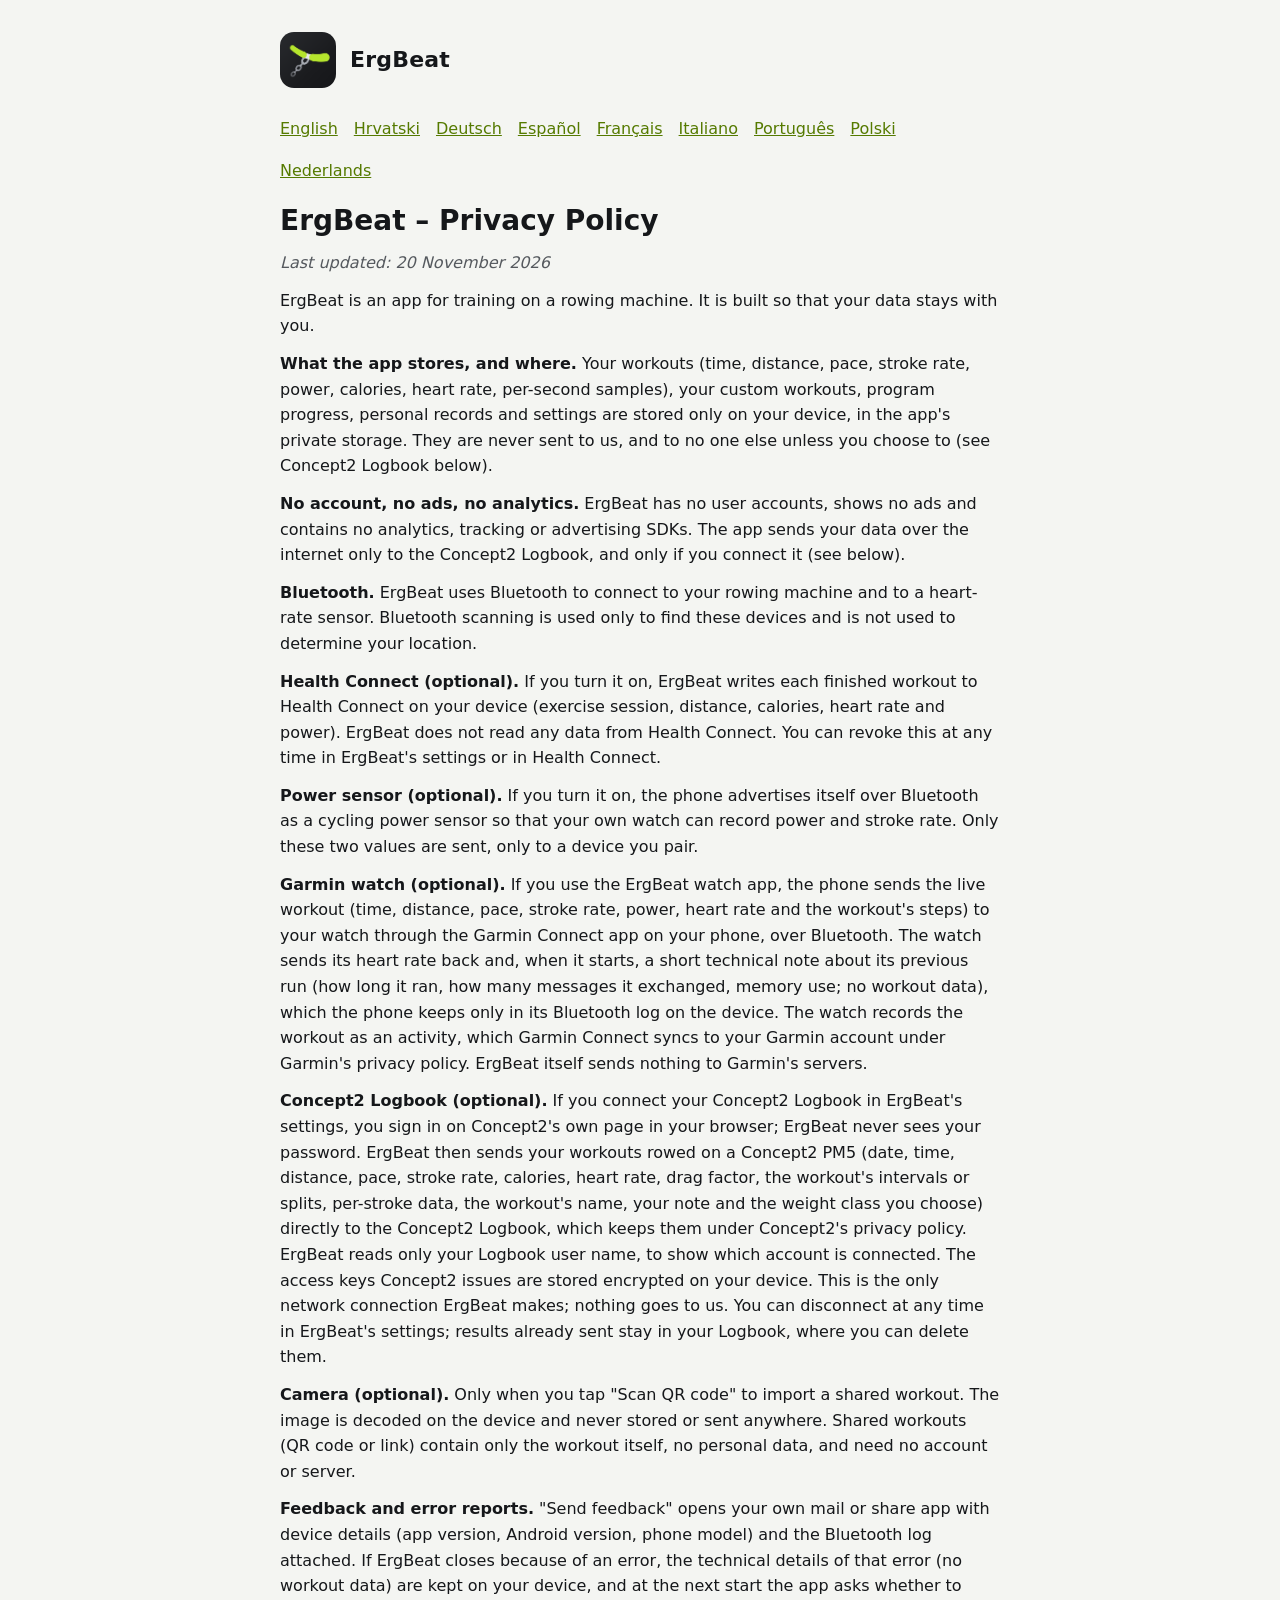
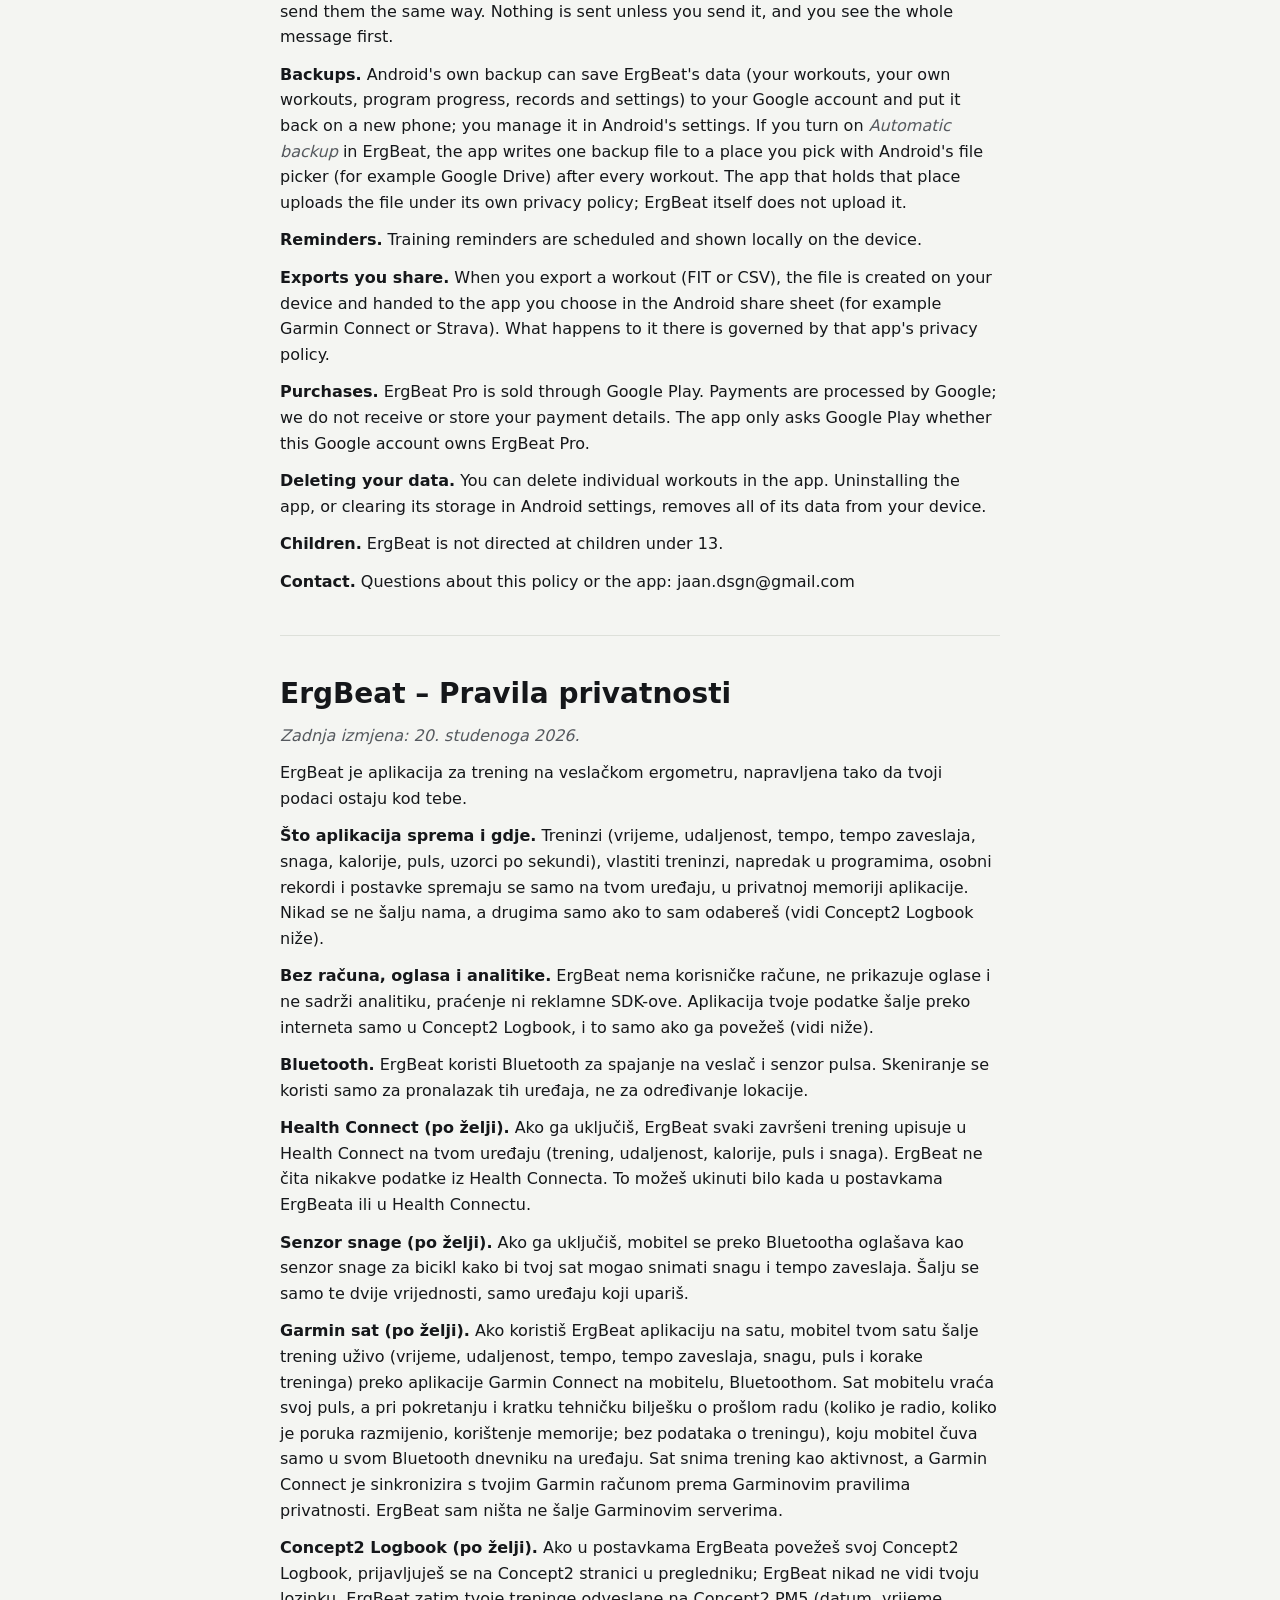
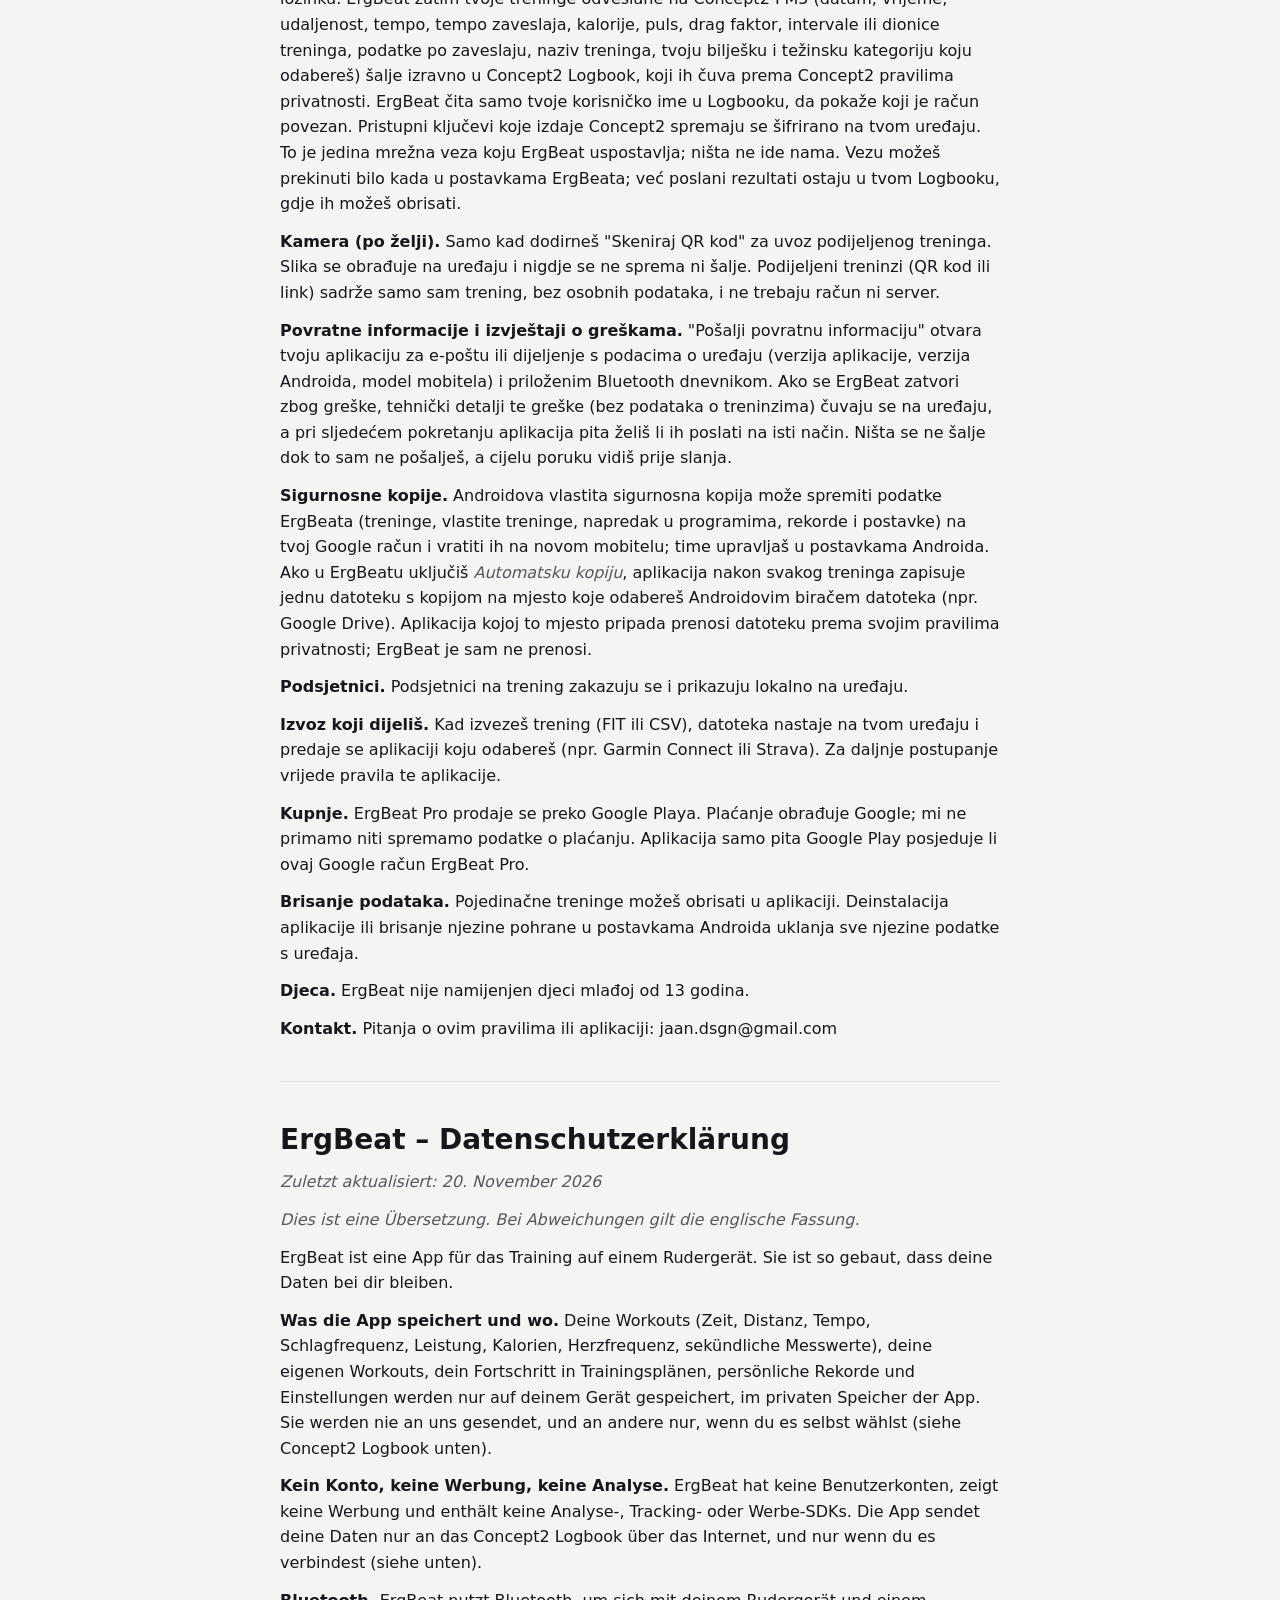
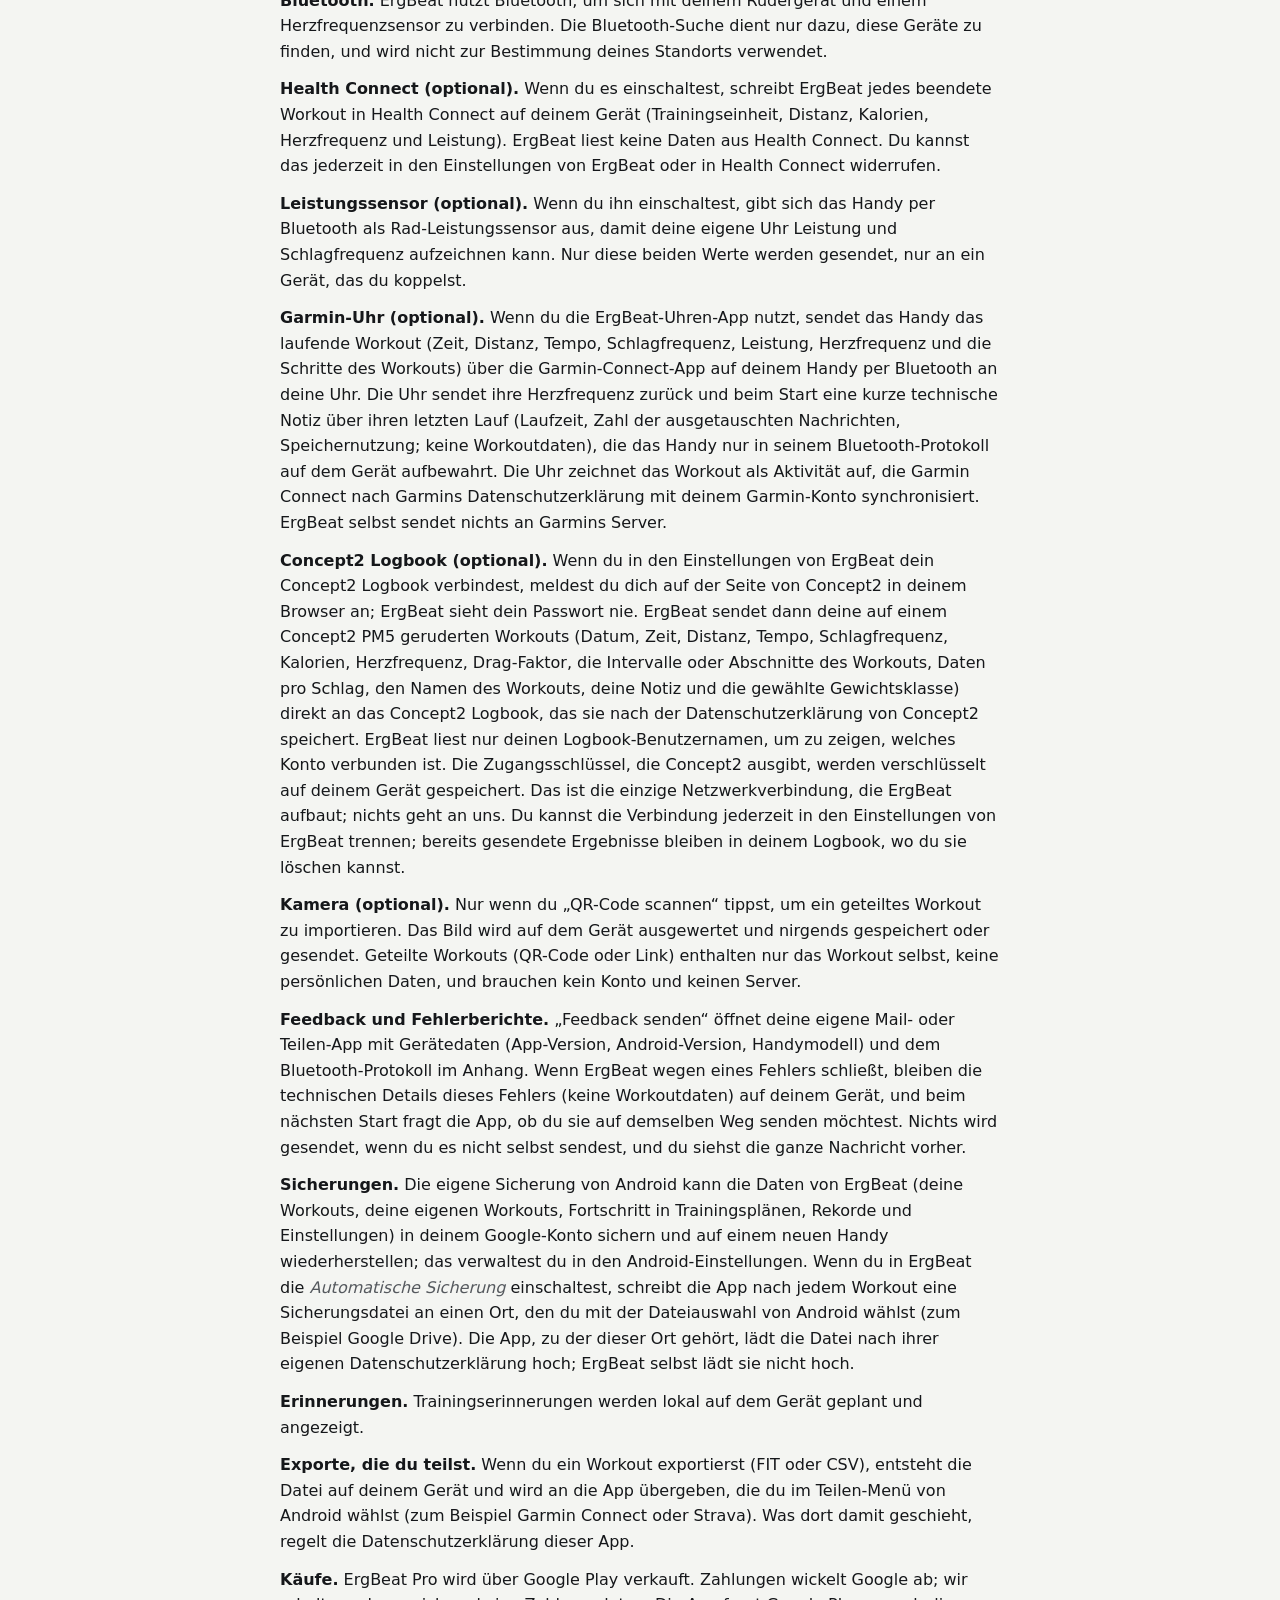
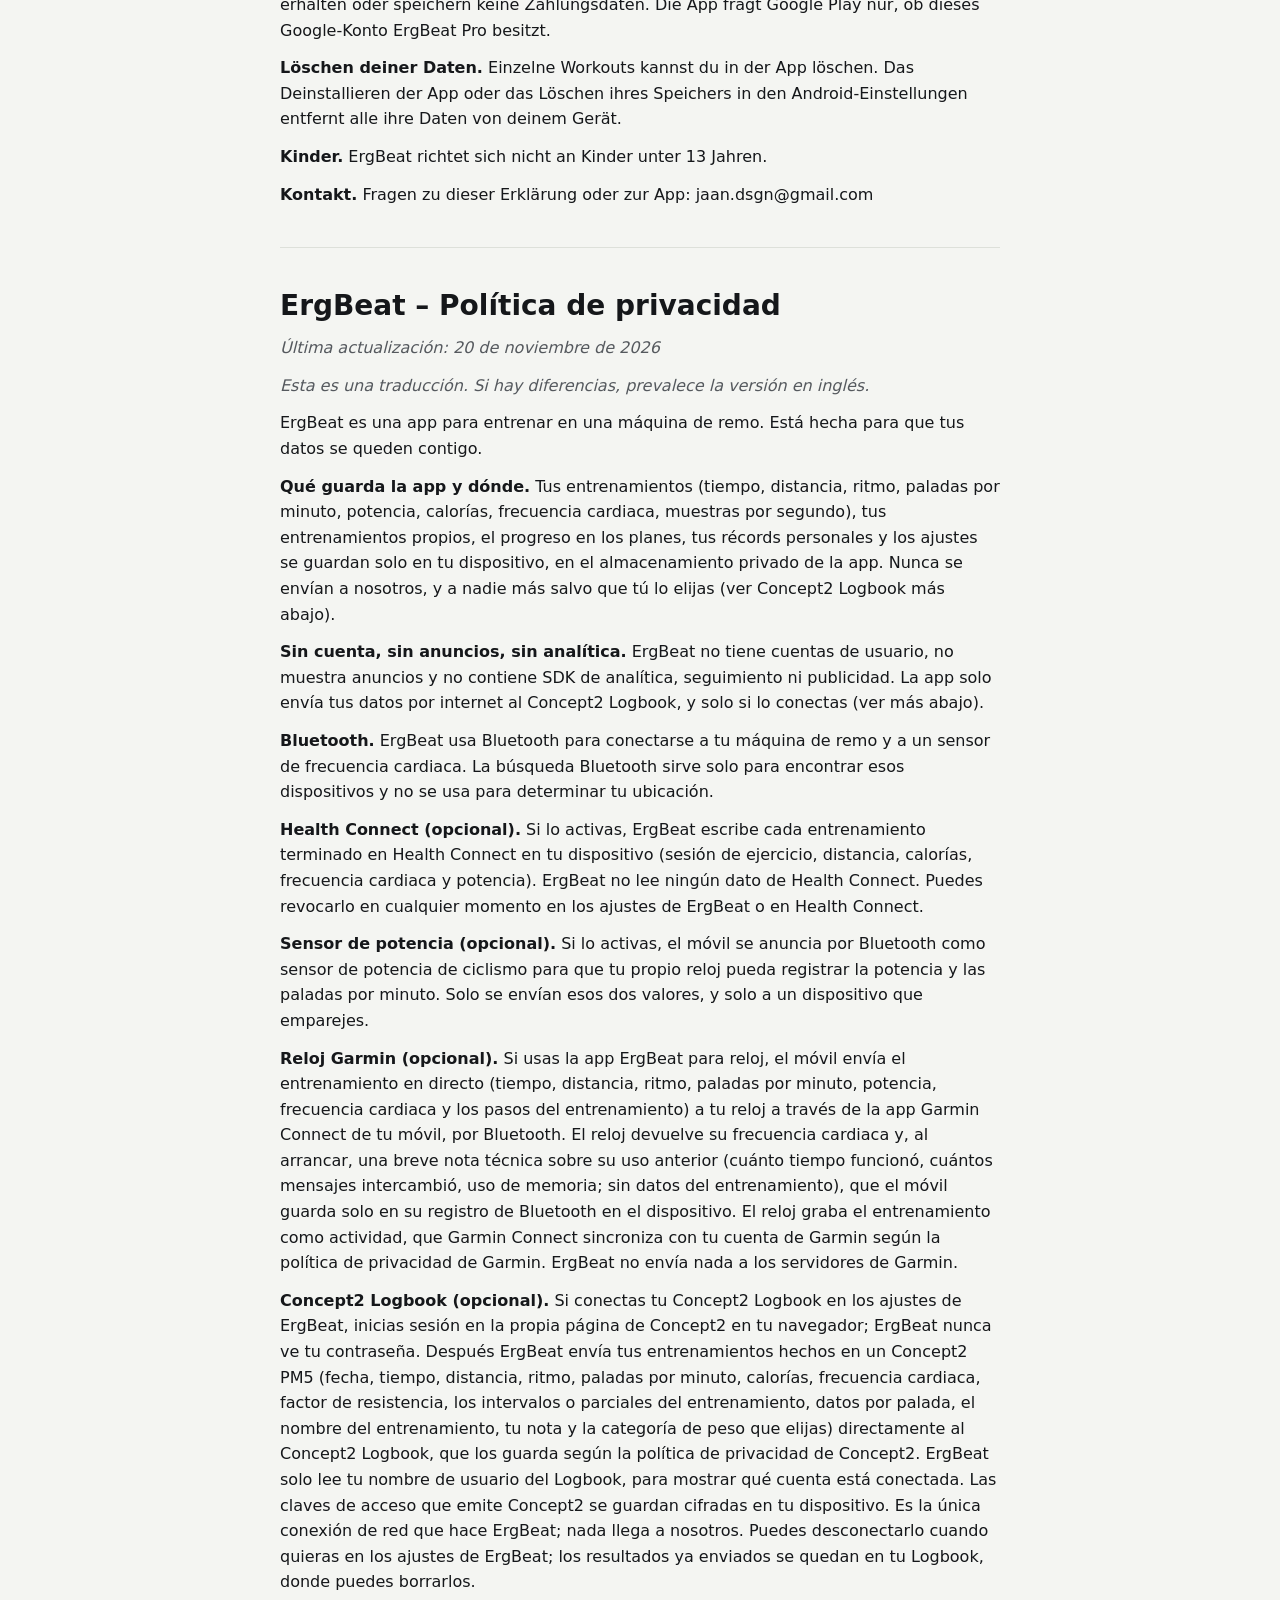
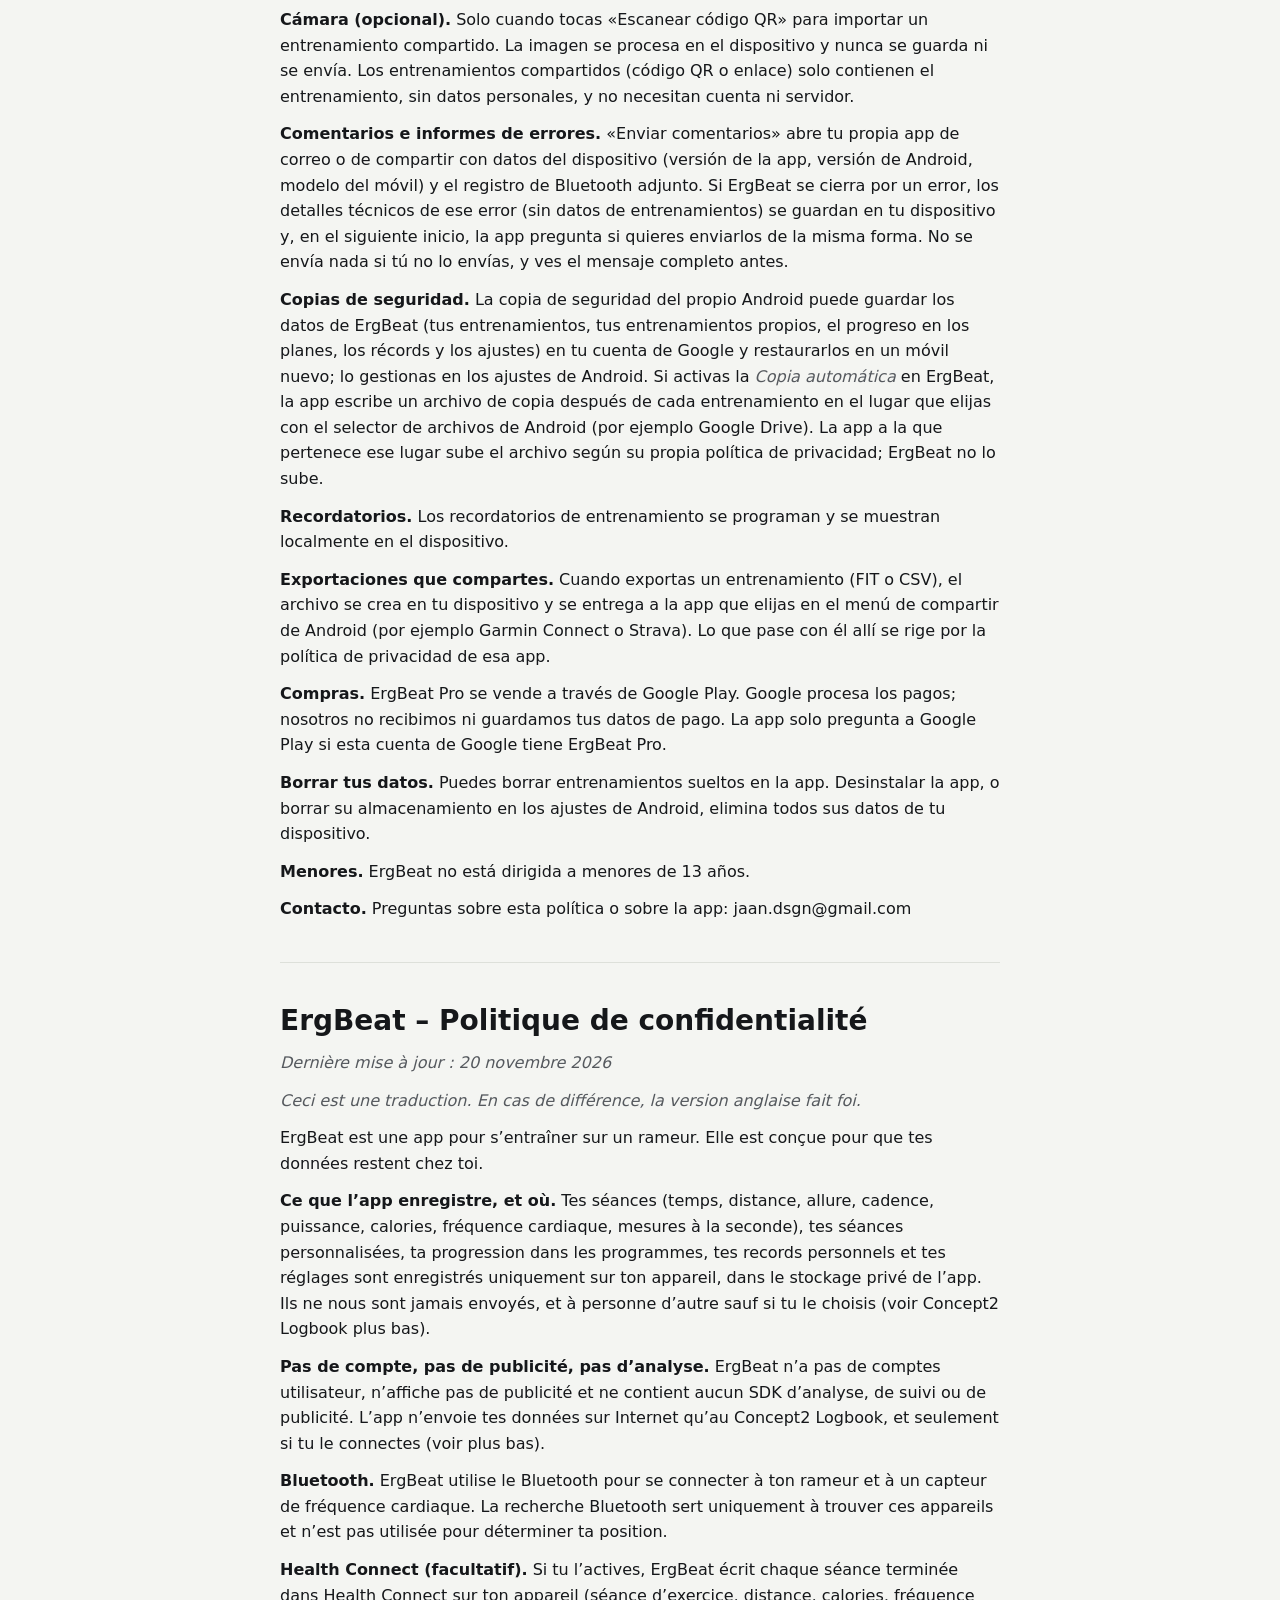
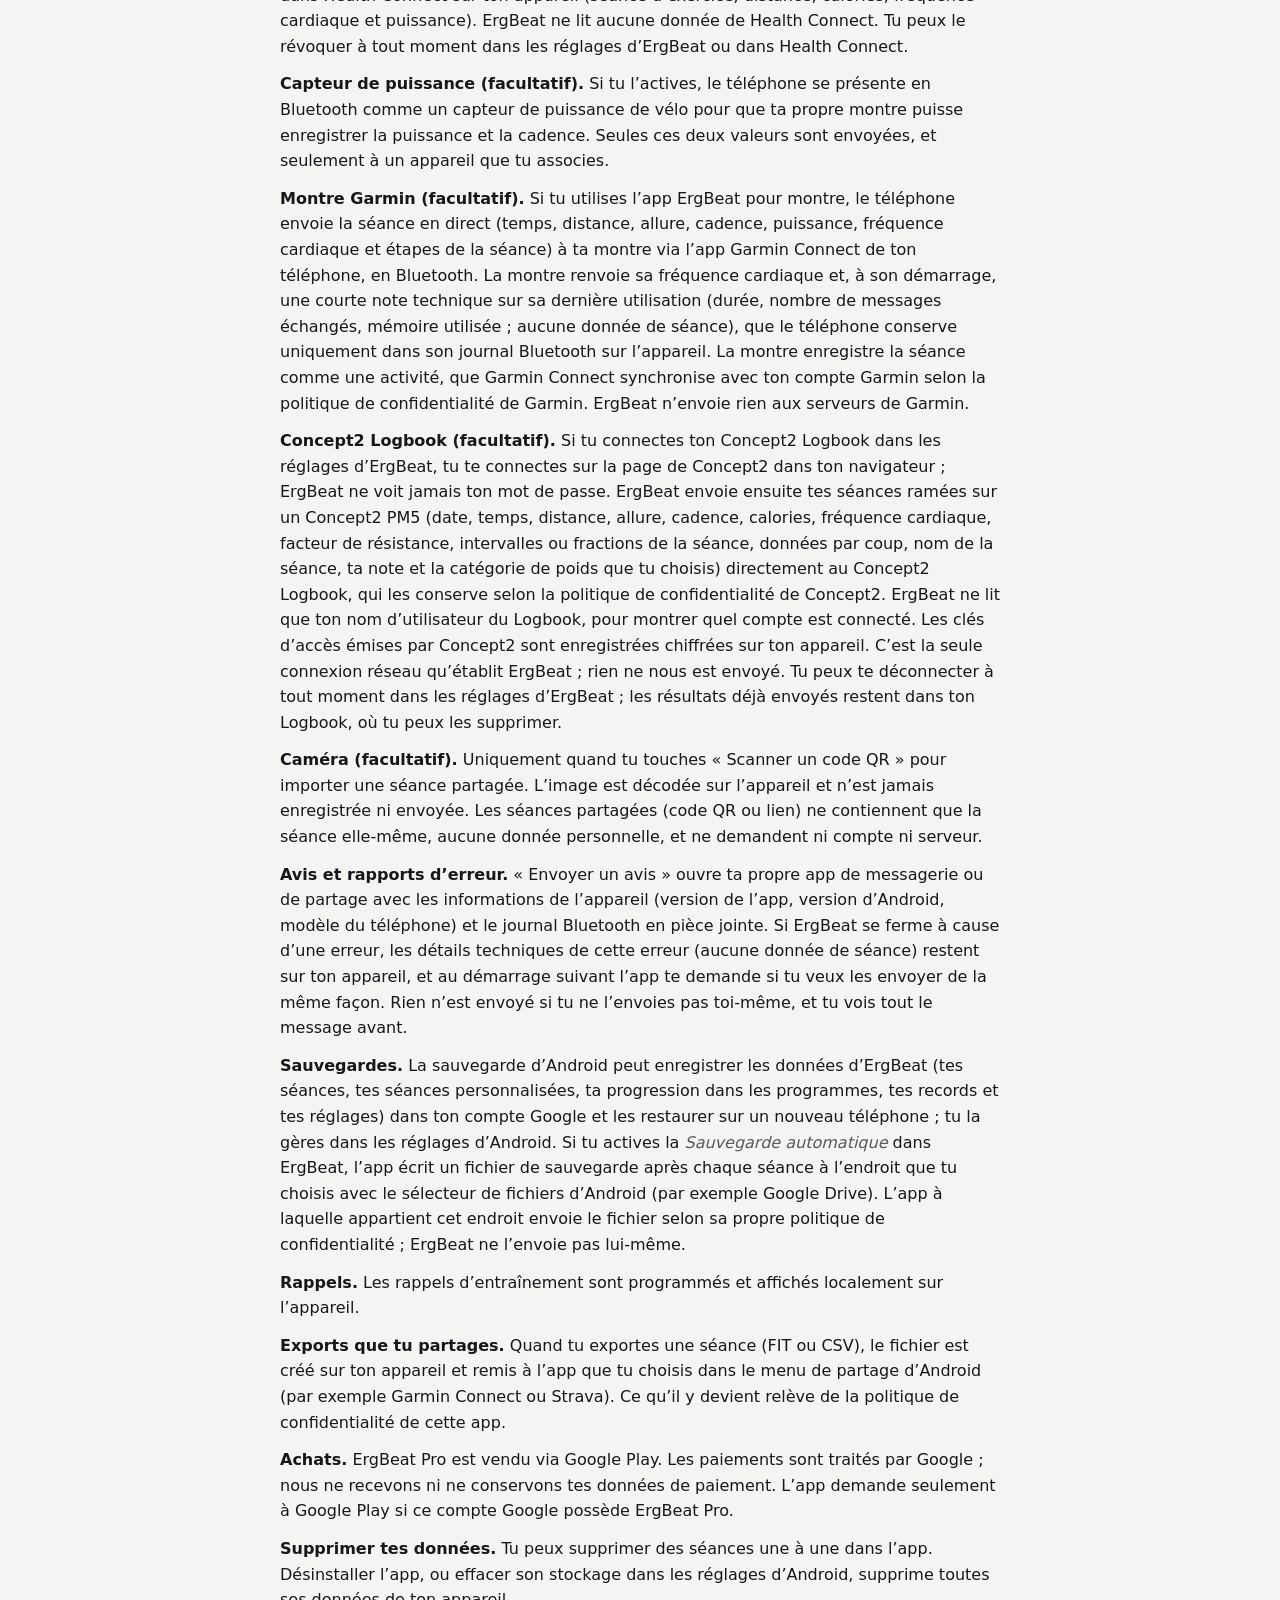
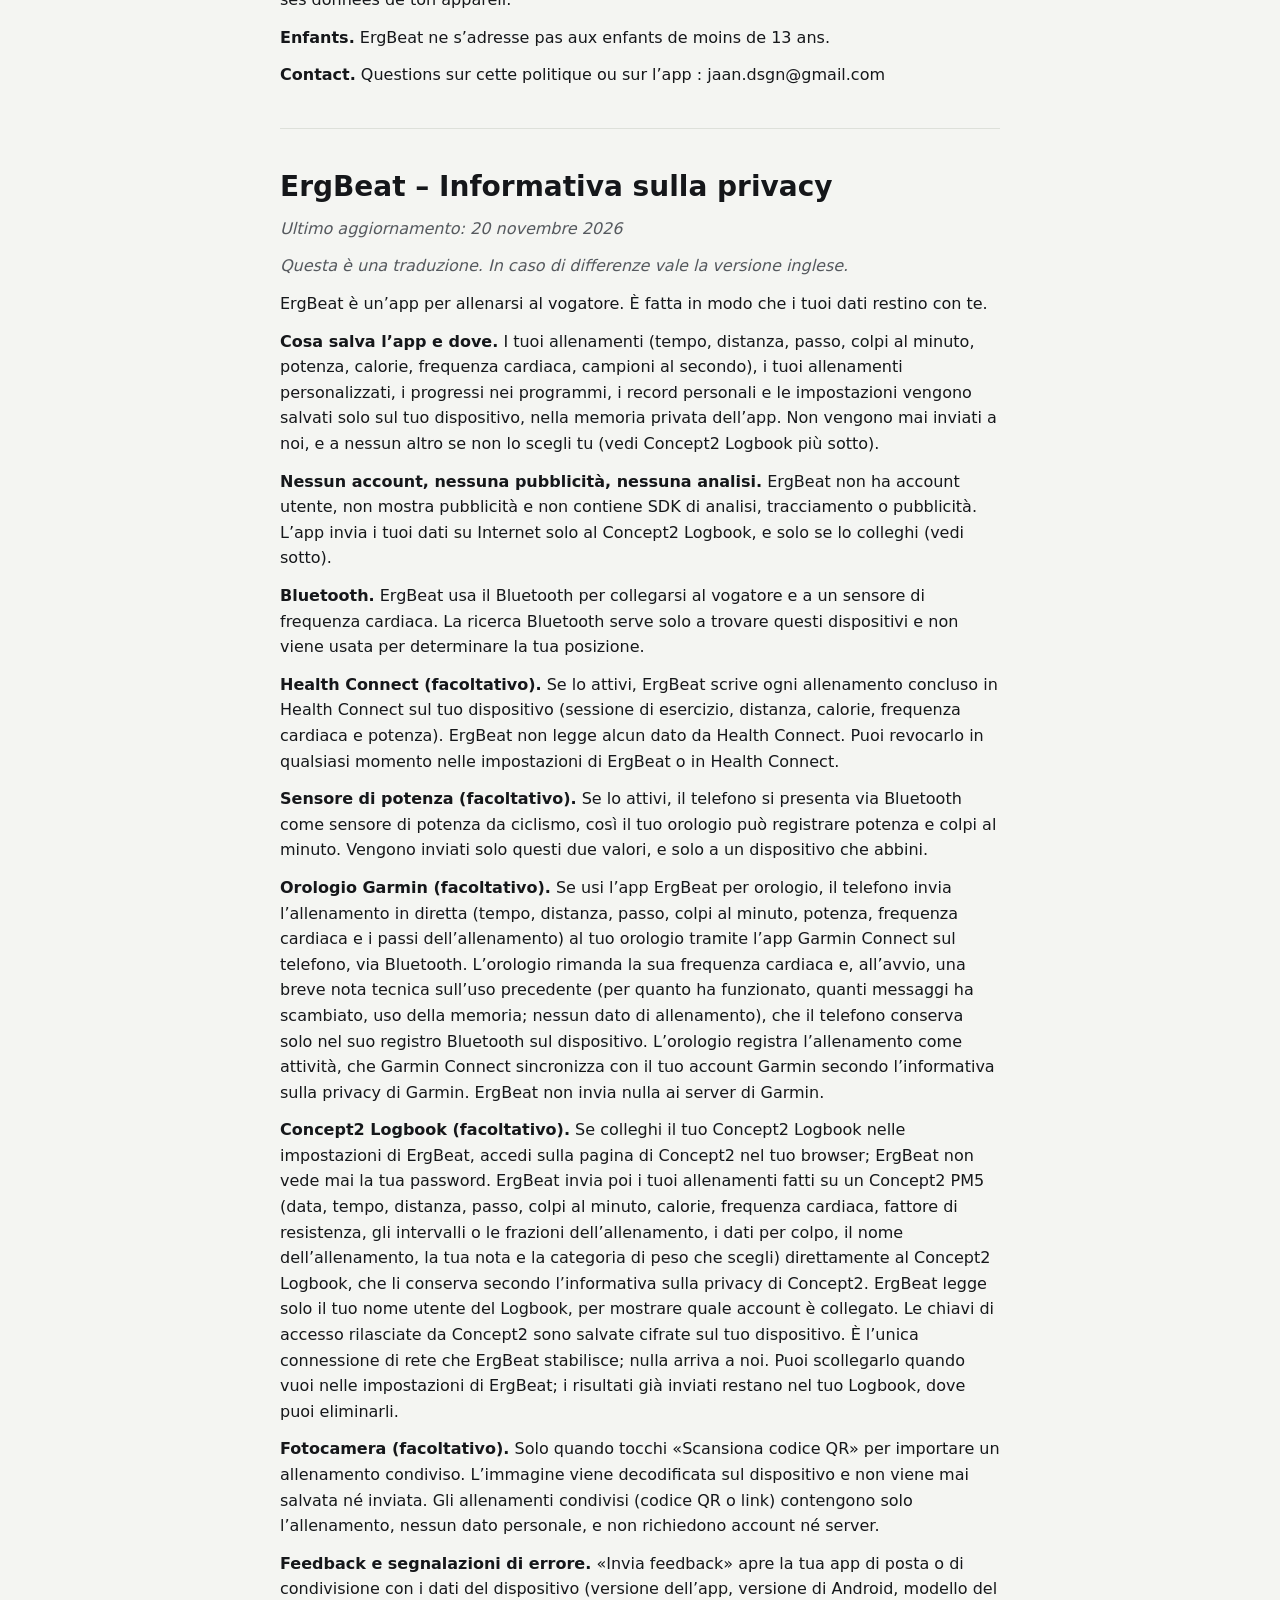
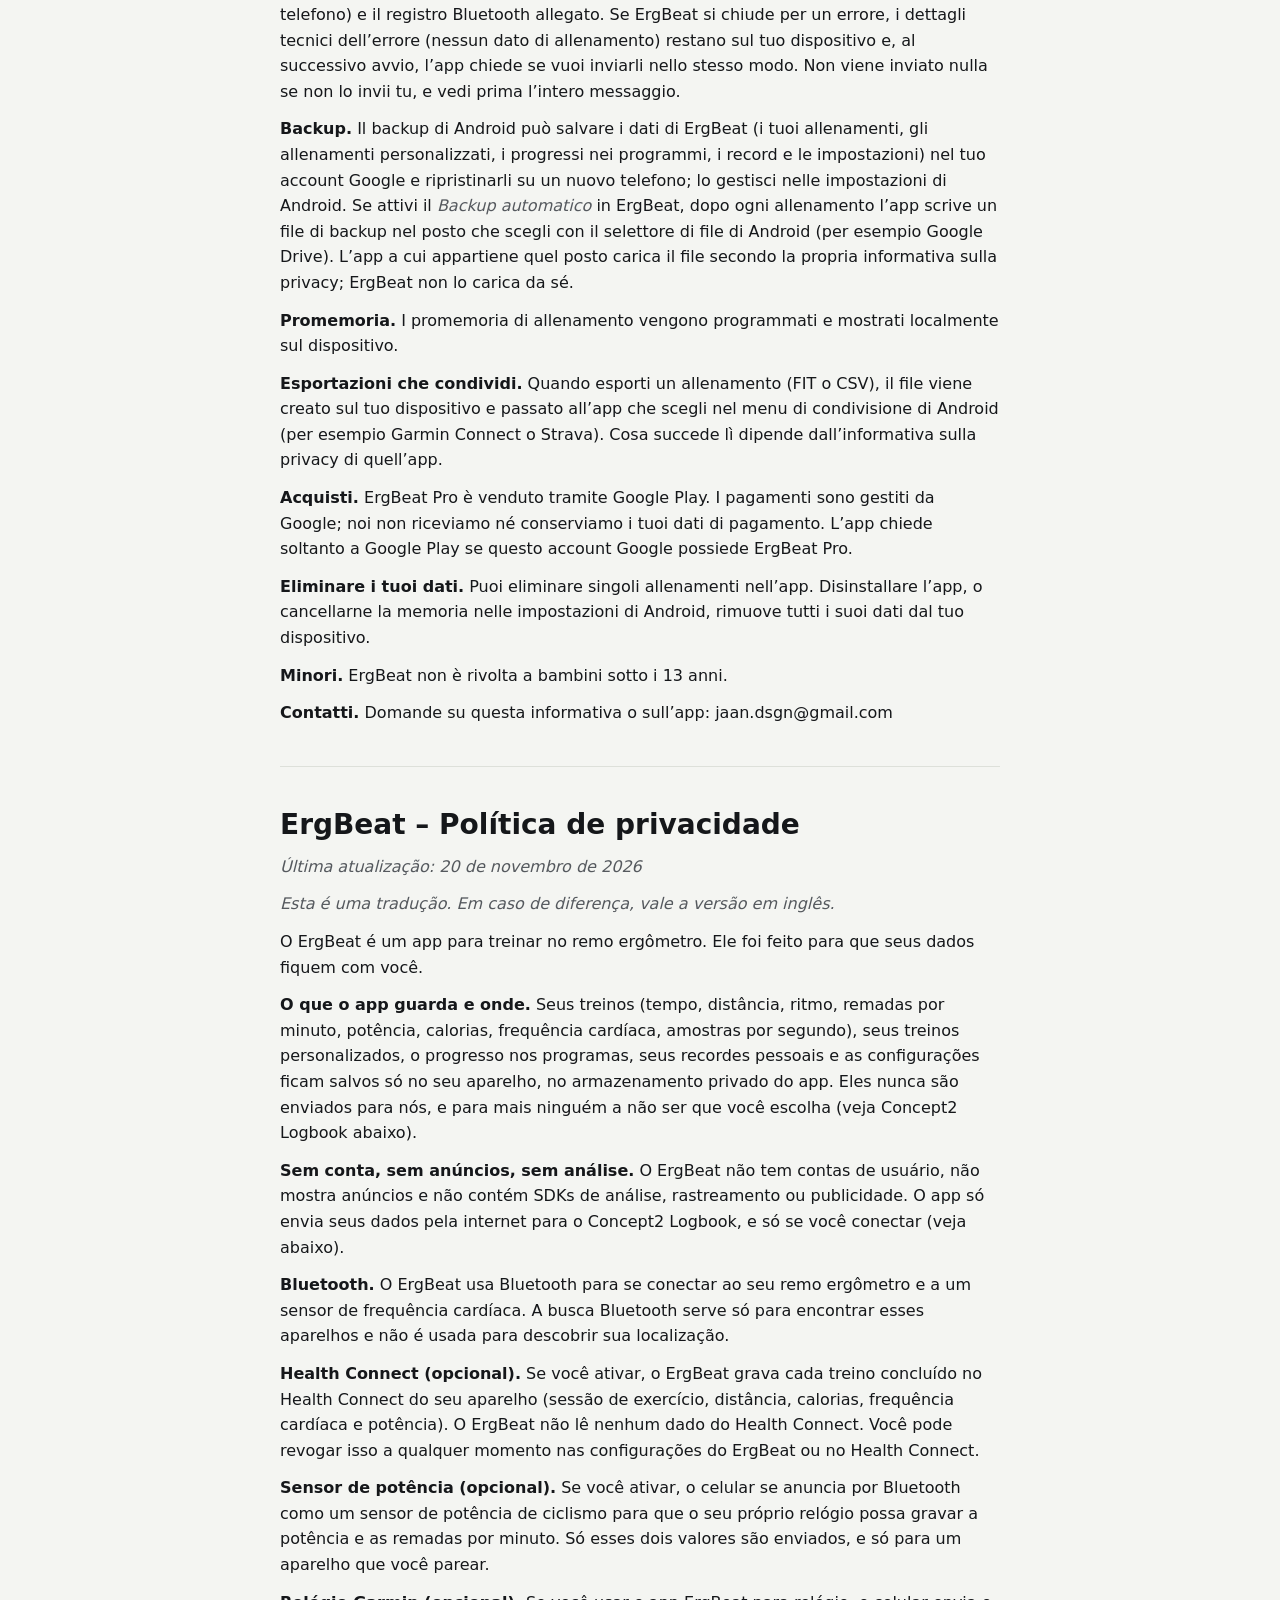
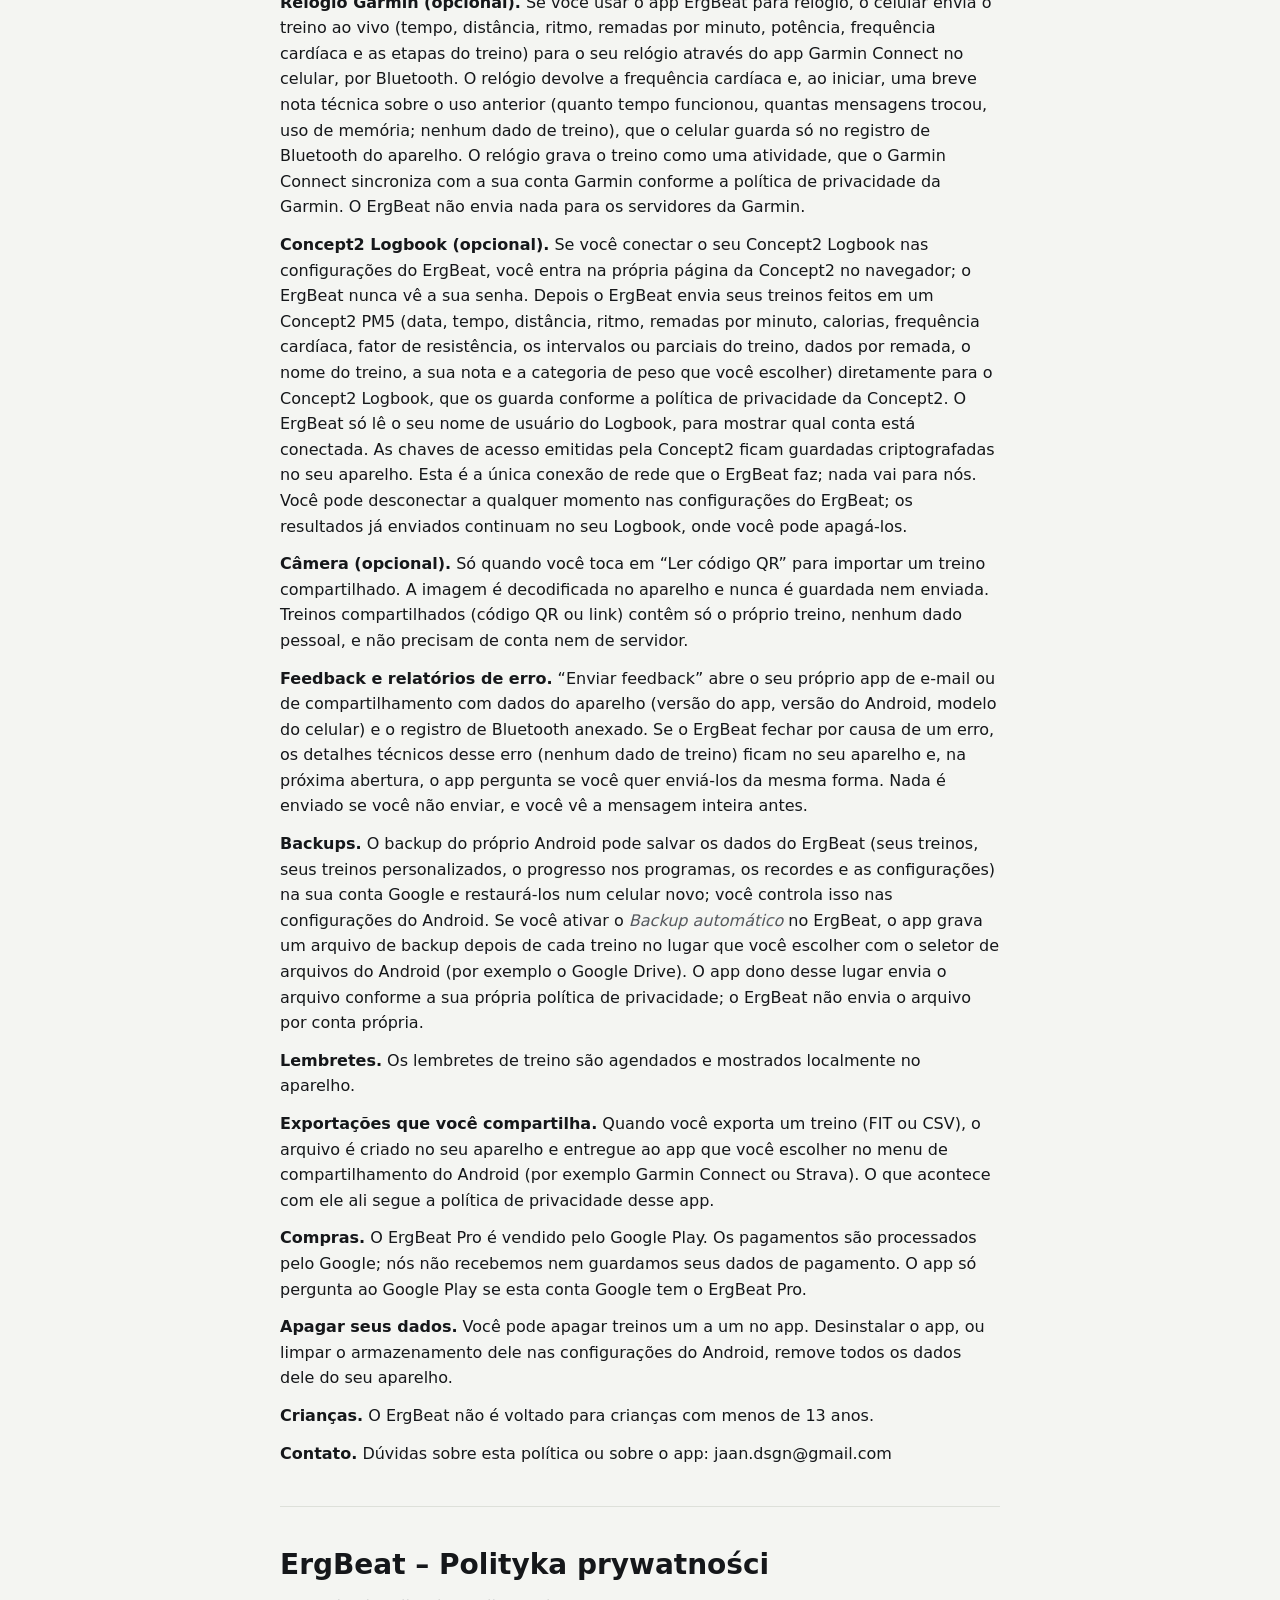
<file: privacy.html>
<!doctype html>
<html lang="en">
<head>
<meta charset="utf-8">
<meta name="viewport" content="width=device-width, initial-scale=1">
<title>ErgBeat – Privacy Policy</title>
<meta name="description" content="Privacy policy of the ErgBeat rowing app.">
<link rel="icon" href="icon.png">
<style>
:root{--bg:#f4f5f2;--fg:#15171a;--muted:#55595e;--card:#ffffff;--line:#dde0da;--accent:#557a00;--volt:#c6f432}
@media (prefers-color-scheme:dark){:root{--bg:#111315;--fg:#eceee9;--muted:#a3a7a0;--card:#1a1d20;--line:#2b2f33;--accent:#c6f432}}
*{box-sizing:border-box}
body{margin:0;background:var(--bg);color:var(--fg);font:16px/1.6 system-ui,-apple-system,"Segoe UI",Roboto,sans-serif}
main{max-width:760px;margin:0 auto;padding:32px 20px 64px}
header{display:flex;align-items:center;gap:14px;margin-bottom:28px}
header img{width:56px;height:56px;border-radius:14px}
header a{color:inherit;text-decoration:none;font-weight:700;font-size:22px;letter-spacing:.2px}
nav{display:flex;gap:16px;margin:0 0 20px;flex-wrap:wrap}
a{color:var(--accent)}
h1{font-size:28px;line-height:1.25;margin:8px 0 4px}
h2{font-size:22px;margin:40px 0 4px}
p{margin:12px 0}
em{color:var(--muted)}
hr{border:0;border-top:1px solid var(--line);margin:40px 0}
.card{background:var(--card);border:1px solid var(--line);border-radius:16px;padding:20px 22px;margin:16px 0}
footer{margin-top:40px;color:var(--muted);font-size:14px}
</style>
</head>
<body><main>
<header><img src="icon.png" alt=""><a href="index.html">ErgBeat</a></header>
<nav><a href="#en" hreflang="en">English</a><a href="#hr" hreflang="hr">Hrvatski</a><a href="#de" hreflang="de">Deutsch</a><a href="#es" hreflang="es">Español</a><a href="#fr" hreflang="fr">Français</a><a href="#it" hreflang="it">Italiano</a><a href="#pt" hreflang="pt">Português</a><a href="#pl" hreflang="pl">Polski</a><a href="#nl" hreflang="nl">Nederlands</a></nav><section id="en" lang="en"><h1>ErgBeat – Privacy Policy</h1>
<p><em>Last updated: 20 November 2026</em></p>
<p>ErgBeat is an app for training on a rowing machine. It is built so that your data stays with you.</p>
<p><strong>What the app stores, and where.</strong> Your workouts (time, distance, pace, stroke rate, power, calories, heart rate,
per-second samples), your custom workouts, program progress, personal records and settings are stored only on your
device, in the app's private storage. They are never sent to us, and to no one else unless you choose to (see Concept2
Logbook below).</p>
<p><strong>No account, no ads, no analytics.</strong> ErgBeat has no user accounts, shows no ads and contains no analytics, tracking
or advertising SDKs. The app sends your data over the internet only to the Concept2 Logbook, and only if you connect
it (see below).</p>
<p><strong>Bluetooth.</strong> ErgBeat uses Bluetooth to connect to your rowing machine and to a heart-rate sensor. Bluetooth scanning
is used only to find these devices and is not used to determine your location.</p>
<p><strong>Health Connect (optional).</strong> If you turn it on, ErgBeat writes each finished workout to Health Connect on your
device (exercise session, distance, calories, heart rate and power). ErgBeat does not read any data from Health Connect.
You can revoke this at any time in ErgBeat's settings or in Health Connect.</p>
<p><strong>Power sensor (optional).</strong> If you turn it on, the phone advertises itself over Bluetooth as a cycling power sensor so
that your own watch can record power and stroke rate. Only these two values are sent, only to a device you pair.</p>
<p><strong>Garmin watch (optional).</strong> If you use the ErgBeat watch app, the phone sends the live workout (time,
distance, pace, stroke rate, power, heart rate and the workout's steps) to your watch through the Garmin Connect app
on your phone, over Bluetooth. The watch sends its heart rate back and, when it starts, a short technical note about
its previous run (how long it ran, how many messages it exchanged, memory use; no workout data), which the phone keeps
only in its Bluetooth log on the device. The watch records the workout as an activity, which Garmin Connect syncs to
your Garmin account under Garmin's privacy policy. ErgBeat itself sends nothing to Garmin's servers.</p>
<p><strong>Concept2 Logbook (optional).</strong> If you connect your Concept2 Logbook in ErgBeat's settings, you sign in on Concept2's
own page in your browser; ErgBeat never sees your password. ErgBeat then sends your workouts rowed on a Concept2 PM5
(date, time, distance, pace, stroke rate, calories, heart rate, drag factor, the workout's intervals or splits,
per-stroke data, the workout's name, your note and the weight class you choose) directly to the Concept2 Logbook,
which keeps them under Concept2's privacy policy. ErgBeat reads only your Logbook user name, to show which account is
connected. The access keys Concept2 issues are stored encrypted on your device. This is the only network connection
ErgBeat makes; nothing goes to us. You can disconnect at any time in ErgBeat's settings; results already sent stay in
your Logbook, where you can delete them.</p>
<p><strong>Camera (optional).</strong> Only when you tap "Scan QR code" to import a shared workout. The image is decoded on the
device and never stored or sent anywhere. Shared workouts (QR code or link) contain only the workout itself, no
personal data, and need no account or server.</p>
<p><strong>Feedback and error reports.</strong> "Send feedback" opens your own mail or share app with device details (app version,
Android version, phone model) and the Bluetooth log attached. If ErgBeat closes because of an error, the technical
details of that error (no workout data) are kept on your device, and at the next start the app asks whether to send
them the same way. Nothing is sent unless you send it, and you see the whole message first.</p>
<p><strong>Backups.</strong> Android's own backup can save ErgBeat's data (your workouts, your own workouts, program progress, records
and settings) to your Google account and put it back on a new phone; you manage it in Android's settings. If you turn
on <em>Automatic backup</em> in ErgBeat, the app writes one backup file to a place you pick with Android's file picker (for
example Google Drive) after every workout. The app that holds that place uploads the file under its own privacy
policy; ErgBeat itself does not upload it.</p>
<p><strong>Reminders.</strong> Training reminders are scheduled and shown locally on the device.</p>
<p><strong>Exports you share.</strong> When you export a workout (FIT or CSV), the file is created on your device and handed to the
app you choose in the Android share sheet (for example Garmin Connect or Strava). What happens to it there is governed
by that app's privacy policy.</p>
<p><strong>Purchases.</strong> ErgBeat Pro is sold through Google Play. Payments are processed by Google; we do not receive or store
your payment details. The app only asks Google Play whether this Google account owns ErgBeat Pro.</p>
<p><strong>Deleting your data.</strong> You can delete individual workouts in the app. Uninstalling the app, or clearing its storage
in Android settings, removes all of its data from your device.</p>
<p><strong>Children.</strong> ErgBeat is not directed at children under 13.</p>
<p><strong>Contact.</strong> Questions about this policy or the app: jaan.dsgn@gmail.com</p></section><hr><section id="hr" lang="hr"><h1>ErgBeat – Pravila privatnosti</h1>
<p><em>Zadnja izmjena: 20. studenoga 2026.</em></p>
<p>ErgBeat je aplikacija za trening na veslačkom ergometru, napravljena tako da tvoji podaci ostaju kod tebe.</p>
<p><strong>Što aplikacija sprema i gdje.</strong> Treninzi (vrijeme, udaljenost, tempo, tempo zaveslaja, snaga, kalorije, puls, uzorci
po sekundi), vlastiti treninzi, napredak u programima, osobni rekordi i postavke spremaju se samo na tvom uređaju, u
privatnoj memoriji aplikacije. Nikad se ne šalju nama, a drugima samo ako to sam odabereš (vidi Concept2 Logbook
niže).</p>
<p><strong>Bez računa, oglasa i analitike.</strong> ErgBeat nema korisničke račune, ne prikazuje oglase i ne sadrži analitiku,
praćenje ni reklamne SDK-ove. Aplikacija tvoje podatke šalje preko interneta samo u Concept2 Logbook, i to samo ako ga
povežeš (vidi niže).</p>
<p><strong>Bluetooth.</strong> ErgBeat koristi Bluetooth za spajanje na veslač i senzor pulsa. Skeniranje se koristi samo za
pronalazak tih uređaja, ne za određivanje lokacije.</p>
<p><strong>Health Connect (po želji).</strong> Ako ga uključiš, ErgBeat svaki završeni trening upisuje u Health Connect na tvom
uređaju (trening, udaljenost, kalorije, puls i snaga). ErgBeat ne čita nikakve podatke iz Health Connecta. To možeš
ukinuti bilo kada u postavkama ErgBeata ili u Health Connectu.</p>
<p><strong>Senzor snage (po želji).</strong> Ako ga uključiš, mobitel se preko Bluetootha oglašava kao senzor snage za bicikl kako bi
tvoj sat mogao snimati snagu i tempo zaveslaja. Šalju se samo te dvije vrijednosti, samo uređaju koji upariš.</p>
<p><strong>Garmin sat (po želji).</strong> Ako koristiš ErgBeat aplikaciju na satu, mobitel tvom satu šalje trening uživo
(vrijeme, udaljenost, tempo, tempo zaveslaja, snagu, puls i korake treninga) preko aplikacije Garmin Connect na
mobitelu, Bluetoothom. Sat mobitelu vraća svoj puls, a pri pokretanju i kratku tehničku bilješku o prošlom radu
(koliko je radio, koliko je poruka razmijenio, korištenje memorije; bez podataka o treningu), koju mobitel čuva
samo u svom Bluetooth dnevniku na uređaju. Sat snima trening kao aktivnost, a Garmin Connect je sinkronizira s tvojim
Garmin računom prema Garminovim pravilima privatnosti. ErgBeat sam ništa ne šalje Garminovim serverima.</p>
<p><strong>Concept2 Logbook (po želji).</strong> Ako u postavkama ErgBeata povežeš svoj Concept2 Logbook, prijavljuješ se na Concept2
stranici u pregledniku; ErgBeat nikad ne vidi tvoju lozinku. ErgBeat zatim tvoje treninge odveslane na Concept2 PM5
(datum, vrijeme, udaljenost, tempo, tempo zaveslaja, kalorije, puls, drag faktor, intervale ili dionice treninga,
podatke po zaveslaju, naziv treninga, tvoju bilješku i težinsku kategoriju koju odabereš) šalje izravno u Concept2
Logbook, koji ih čuva prema Concept2 pravilima privatnosti. ErgBeat čita samo tvoje korisničko ime u Logbooku, da
pokaže koji je račun povezan. Pristupni ključevi koje izdaje Concept2 spremaju se šifrirano na tvom uređaju. To je
jedina mrežna veza koju ErgBeat uspostavlja; ništa ne ide nama. Vezu možeš prekinuti bilo kada u postavkama ErgBeata;
već poslani rezultati ostaju u tvom Logbooku, gdje ih možeš obrisati.</p>
<p><strong>Kamera (po želji).</strong> Samo kad dodirneš "Skeniraj QR kod" za uvoz podijeljenog treninga. Slika se obrađuje na
uređaju i nigdje se ne sprema ni šalje. Podijeljeni treninzi (QR kod ili link) sadrže samo sam trening, bez osobnih
podataka, i ne trebaju račun ni server.</p>
<p><strong>Povratne informacije i izvještaji o greškama.</strong> "Pošalji povratnu informaciju" otvara tvoju aplikaciju za e-poštu
ili dijeljenje s podacima o uređaju (verzija aplikacije, verzija Androida, model mobitela) i priloženim Bluetooth
dnevnikom. Ako se ErgBeat zatvori zbog greške, tehnički detalji te greške (bez podataka o treninzima) čuvaju se na
uređaju, a pri sljedećem pokretanju aplikacija pita želiš li ih poslati na isti način. Ništa se ne šalje dok to sam
ne pošalješ, a cijelu poruku vidiš prije slanja.</p>
<p><strong>Sigurnosne kopije.</strong> Androidova vlastita sigurnosna kopija može spremiti podatke ErgBeata (treninge, vlastite
treninge, napredak u programima, rekorde i postavke) na tvoj Google račun i vratiti ih na novom mobitelu; time
upravljaš u postavkama Androida. Ako u ErgBeatu uključiš <em>Automatsku kopiju</em>, aplikacija nakon svakog treninga
zapisuje jednu datoteku s kopijom na mjesto koje odabereš Androidovim biračem datoteka (npr. Google Drive). Aplikacija
kojoj to mjesto pripada prenosi datoteku prema svojim pravilima privatnosti; ErgBeat je sam ne prenosi.</p>
<p><strong>Podsjetnici.</strong> Podsjetnici na trening zakazuju se i prikazuju lokalno na uređaju.</p>
<p><strong>Izvoz koji dijeliš.</strong> Kad izvezeš trening (FIT ili CSV), datoteka nastaje na tvom uređaju i predaje se aplikaciji
koju odabereš (npr. Garmin Connect ili Strava). Za daljnje postupanje vrijede pravila te aplikacije.</p>
<p><strong>Kupnje.</strong> ErgBeat Pro prodaje se preko Google Playa. Plaćanje obrađuje Google; mi ne primamo niti spremamo podatke
o plaćanju. Aplikacija samo pita Google Play posjeduje li ovaj Google račun ErgBeat Pro.</p>
<p><strong>Brisanje podataka.</strong> Pojedinačne treninge možeš obrisati u aplikaciji. Deinstalacija aplikacije ili brisanje
njezine pohrane u postavkama Androida uklanja sve njezine podatke s uređaja.</p>
<p><strong>Djeca.</strong> ErgBeat nije namijenjen djeci mlađoj od 13 godina.</p>
<p><strong>Kontakt.</strong> Pitanja o ovim pravilima ili aplikaciji: jaan.dsgn@gmail.com</p></section><hr><section id="de" lang="de"><h1>ErgBeat – Datenschutzerklärung</h1>
<p><em>Zuletzt aktualisiert: 20. November 2026</em></p>
<p><em>Dies ist eine Übersetzung. Bei Abweichungen gilt die englische Fassung.</em></p>
<p>ErgBeat ist eine App für das Training auf einem Rudergerät. Sie ist so gebaut, dass deine Daten bei dir bleiben.</p>
<p><strong>Was die App speichert und wo.</strong> Deine Workouts (Zeit, Distanz, Tempo, Schlagfrequenz, Leistung, Kalorien,
Herzfrequenz, sekündliche Messwerte), deine eigenen Workouts, dein Fortschritt in Trainingsplänen, persönliche Rekorde
und Einstellungen werden nur auf deinem Gerät gespeichert, im privaten Speicher der App. Sie werden nie an uns
gesendet, und an andere nur, wenn du es selbst wählst (siehe Concept2 Logbook unten).</p>
<p><strong>Kein Konto, keine Werbung, keine Analyse.</strong> ErgBeat hat keine Benutzerkonten, zeigt keine Werbung und enthält keine
Analyse-, Tracking- oder Werbe-SDKs. Die App sendet deine Daten nur an das Concept2 Logbook über das Internet, und nur
wenn du es verbindest (siehe unten).</p>
<p><strong>Bluetooth.</strong> ErgBeat nutzt Bluetooth, um sich mit deinem Rudergerät und einem Herzfrequenzsensor zu verbinden. Die
Bluetooth-Suche dient nur dazu, diese Geräte zu finden, und wird nicht zur Bestimmung deines Standorts verwendet.</p>
<p><strong>Health Connect (optional).</strong> Wenn du es einschaltest, schreibt ErgBeat jedes beendete Workout in Health Connect auf
deinem Gerät (Trainingseinheit, Distanz, Kalorien, Herzfrequenz und Leistung). ErgBeat liest keine Daten aus Health
Connect. Du kannst das jederzeit in den Einstellungen von ErgBeat oder in Health Connect widerrufen.</p>
<p><strong>Leistungssensor (optional).</strong> Wenn du ihn einschaltest, gibt sich das Handy per Bluetooth als Rad-Leistungssensor
aus, damit deine eigene Uhr Leistung und Schlagfrequenz aufzeichnen kann. Nur diese beiden Werte werden gesendet, nur
an ein Gerät, das du koppelst.</p>
<p><strong>Garmin-Uhr (optional).</strong> Wenn du die ErgBeat-Uhren-App nutzt, sendet das Handy das laufende Workout (Zeit, Distanz,
Tempo, Schlagfrequenz, Leistung, Herzfrequenz und die Schritte des Workouts) über die Garmin-Connect-App auf deinem
Handy per Bluetooth an deine Uhr. Die Uhr sendet ihre Herzfrequenz zurück und beim Start eine kurze technische Notiz
über ihren letzten Lauf (Laufzeit, Zahl der ausgetauschten Nachrichten, Speichernutzung; keine Workoutdaten), die das
Handy nur in seinem Bluetooth-Protokoll auf dem Gerät aufbewahrt. Die Uhr zeichnet das Workout als Aktivität auf, die
Garmin Connect nach Garmins Datenschutzerklärung mit deinem Garmin-Konto synchronisiert. ErgBeat selbst sendet nichts
an Garmins Server.</p>
<p><strong>Concept2 Logbook (optional).</strong> Wenn du in den Einstellungen von ErgBeat dein Concept2 Logbook verbindest, meldest du
dich auf der Seite von Concept2 in deinem Browser an; ErgBeat sieht dein Passwort nie. ErgBeat sendet dann deine auf
einem Concept2 PM5 geruderten Workouts (Datum, Zeit, Distanz, Tempo, Schlagfrequenz, Kalorien, Herzfrequenz,
Drag-Faktor, die Intervalle oder Abschnitte des Workouts, Daten pro Schlag, den Namen des Workouts, deine Notiz und
die gewählte Gewichtsklasse) direkt an das Concept2 Logbook, das sie nach der Datenschutzerklärung von Concept2
speichert. ErgBeat liest nur deinen Logbook-Benutzernamen, um zu zeigen, welches Konto verbunden ist. Die
Zugangsschlüssel, die Concept2 ausgibt, werden verschlüsselt auf deinem Gerät gespeichert. Das ist die einzige
Netzwerkverbindung, die ErgBeat aufbaut; nichts geht an uns. Du kannst die Verbindung jederzeit in den Einstellungen
von ErgBeat trennen; bereits gesendete Ergebnisse bleiben in deinem Logbook, wo du sie löschen kannst.</p>
<p><strong>Kamera (optional).</strong> Nur wenn du „QR-Code scannen“ tippst, um ein geteiltes Workout zu importieren. Das Bild wird
auf dem Gerät ausgewertet und nirgends gespeichert oder gesendet. Geteilte Workouts (QR-Code oder Link) enthalten nur
das Workout selbst, keine persönlichen Daten, und brauchen kein Konto und keinen Server.</p>
<p><strong>Feedback und Fehlerberichte.</strong> „Feedback senden“ öffnet deine eigene Mail- oder Teilen-App mit Gerätedaten
(App-Version, Android-Version, Handymodell) und dem Bluetooth-Protokoll im Anhang. Wenn ErgBeat wegen eines Fehlers
schließt, bleiben die technischen Details dieses Fehlers (keine Workoutdaten) auf deinem Gerät, und beim nächsten Start
fragt die App, ob du sie auf demselben Weg senden möchtest. Nichts wird gesendet, wenn du es nicht selbst sendest, und
du siehst die ganze Nachricht vorher.</p>
<p><strong>Sicherungen.</strong> Die eigene Sicherung von Android kann die Daten von ErgBeat (deine Workouts, deine eigenen Workouts,
Fortschritt in Trainingsplänen, Rekorde und Einstellungen) in deinem Google-Konto sichern und auf einem neuen Handy
wiederherstellen; das verwaltest du in den Android-Einstellungen. Wenn du in ErgBeat die <em>Automatische Sicherung</em>
einschaltest, schreibt die App nach jedem Workout eine Sicherungsdatei an einen Ort, den du mit der Dateiauswahl von
Android wählst (zum Beispiel Google Drive). Die App, zu der dieser Ort gehört, lädt die Datei nach ihrer eigenen
Datenschutzerklärung hoch; ErgBeat selbst lädt sie nicht hoch.</p>
<p><strong>Erinnerungen.</strong> Trainingserinnerungen werden lokal auf dem Gerät geplant und angezeigt.</p>
<p><strong>Exporte, die du teilst.</strong> Wenn du ein Workout exportierst (FIT oder CSV), entsteht die Datei auf deinem Gerät und
wird an die App übergeben, die du im Teilen-Menü von Android wählst (zum Beispiel Garmin Connect oder Strava). Was dort
damit geschieht, regelt die Datenschutzerklärung dieser App.</p>
<p><strong>Käufe.</strong> ErgBeat Pro wird über Google Play verkauft. Zahlungen wickelt Google ab; wir erhalten oder speichern keine
Zahlungsdaten. Die App fragt Google Play nur, ob dieses Google-Konto ErgBeat Pro besitzt.</p>
<p><strong>Löschen deiner Daten.</strong> Einzelne Workouts kannst du in der App löschen. Das Deinstallieren der App oder das Löschen
ihres Speichers in den Android-Einstellungen entfernt alle ihre Daten von deinem Gerät.</p>
<p><strong>Kinder.</strong> ErgBeat richtet sich nicht an Kinder unter 13 Jahren.</p>
<p><strong>Kontakt.</strong> Fragen zu dieser Erklärung oder zur App: jaan.dsgn@gmail.com</p></section><hr><section id="es" lang="es"><h1>ErgBeat – Política de privacidad</h1>
<p><em>Última actualización: 20 de noviembre de 2026</em></p>
<p><em>Esta es una traducción. Si hay diferencias, prevalece la versión en inglés.</em></p>
<p>ErgBeat es una app para entrenar en una máquina de remo. Está hecha para que tus datos se queden contigo.</p>
<p><strong>Qué guarda la app y dónde.</strong> Tus entrenamientos (tiempo, distancia, ritmo, paladas por minuto, potencia, calorías,
frecuencia cardiaca, muestras por segundo), tus entrenamientos propios, el progreso en los planes, tus récords
personales y los ajustes se guardan solo en tu dispositivo, en el almacenamiento privado de la app. Nunca se envían a
nosotros, y a nadie más salvo que tú lo elijas (ver Concept2 Logbook más abajo).</p>
<p><strong>Sin cuenta, sin anuncios, sin analítica.</strong> ErgBeat no tiene cuentas de usuario, no muestra anuncios y no contiene
SDK de analítica, seguimiento ni publicidad. La app solo envía tus datos por internet al Concept2 Logbook, y solo si
lo conectas (ver más abajo).</p>
<p><strong>Bluetooth.</strong> ErgBeat usa Bluetooth para conectarse a tu máquina de remo y a un sensor de frecuencia cardiaca. La
búsqueda Bluetooth sirve solo para encontrar esos dispositivos y no se usa para determinar tu ubicación.</p>
<p><strong>Health Connect (opcional).</strong> Si lo activas, ErgBeat escribe cada entrenamiento terminado en Health Connect en tu
dispositivo (sesión de ejercicio, distancia, calorías, frecuencia cardiaca y potencia). ErgBeat no lee ningún dato de
Health Connect. Puedes revocarlo en cualquier momento en los ajustes de ErgBeat o en Health Connect.</p>
<p><strong>Sensor de potencia (opcional).</strong> Si lo activas, el móvil se anuncia por Bluetooth como sensor de potencia de
ciclismo para que tu propio reloj pueda registrar la potencia y las paladas por minuto. Solo se envían esos dos
valores, y solo a un dispositivo que emparejes.</p>
<p><strong>Reloj Garmin (opcional).</strong> Si usas la app ErgBeat para reloj, el móvil envía el entrenamiento en directo (tiempo,
distancia, ritmo, paladas por minuto, potencia, frecuencia cardiaca y los pasos del entrenamiento) a tu reloj a través
de la app Garmin Connect de tu móvil, por Bluetooth. El reloj devuelve su frecuencia cardiaca y, al arrancar, una
breve nota técnica sobre su uso anterior (cuánto tiempo funcionó, cuántos mensajes intercambió, uso de memoria; sin
datos del entrenamiento), que el móvil guarda solo en su registro de Bluetooth en el dispositivo. El reloj graba el
entrenamiento como actividad, que Garmin Connect sincroniza con tu cuenta de Garmin según la política de privacidad de
Garmin. ErgBeat no envía nada a los servidores de Garmin.</p>
<p><strong>Concept2 Logbook (opcional).</strong> Si conectas tu Concept2 Logbook en los ajustes de ErgBeat, inicias sesión en la
propia página de Concept2 en tu navegador; ErgBeat nunca ve tu contraseña. Después ErgBeat envía tus entrenamientos
hechos en un Concept2 PM5 (fecha, tiempo, distancia, ritmo, paladas por minuto, calorías, frecuencia cardiaca, factor
de resistencia, los intervalos o parciales del entrenamiento, datos por palada, el nombre del entrenamiento, tu nota y
la categoría de peso que elijas) directamente al Concept2 Logbook, que los guarda según la política de privacidad de
Concept2. ErgBeat solo lee tu nombre de usuario del Logbook, para mostrar qué cuenta está conectada. Las claves de
acceso que emite Concept2 se guardan cifradas en tu dispositivo. Es la única conexión de red que hace ErgBeat; nada
llega a nosotros. Puedes desconectarlo cuando quieras en los ajustes de ErgBeat; los resultados ya enviados se quedan
en tu Logbook, donde puedes borrarlos.</p>
<p><strong>Cámara (opcional).</strong> Solo cuando tocas «Escanear código QR» para importar un entrenamiento compartido. La imagen se
procesa en el dispositivo y nunca se guarda ni se envía. Los entrenamientos compartidos (código QR o enlace) solo
contienen el entrenamiento, sin datos personales, y no necesitan cuenta ni servidor.</p>
<p><strong>Comentarios e informes de errores.</strong> «Enviar comentarios» abre tu propia app de correo o de compartir con datos del
dispositivo (versión de la app, versión de Android, modelo del móvil) y el registro de Bluetooth adjunto. Si ErgBeat
se cierra por un error, los detalles técnicos de ese error (sin datos de entrenamientos) se guardan en tu dispositivo
y, en el siguiente inicio, la app pregunta si quieres enviarlos de la misma forma. No se envía nada si tú no lo envías,
y ves el mensaje completo antes.</p>
<p><strong>Copias de seguridad.</strong> La copia de seguridad del propio Android puede guardar los datos de ErgBeat (tus
entrenamientos, tus entrenamientos propios, el progreso en los planes, los récords y los ajustes) en tu cuenta de
Google y restaurarlos en un móvil nuevo; lo gestionas en los ajustes de Android. Si activas la <em>Copia automática</em> en
ErgBeat, la app escribe un archivo de copia después de cada entrenamiento en el lugar que elijas con el selector de
archivos de Android (por ejemplo Google Drive). La app a la que pertenece ese lugar sube el archivo según su propia
política de privacidad; ErgBeat no lo sube.</p>
<p><strong>Recordatorios.</strong> Los recordatorios de entrenamiento se programan y se muestran localmente en el dispositivo.</p>
<p><strong>Exportaciones que compartes.</strong> Cuando exportas un entrenamiento (FIT o CSV), el archivo se crea en tu dispositivo y
se entrega a la app que elijas en el menú de compartir de Android (por ejemplo Garmin Connect o Strava). Lo que pase
con él allí se rige por la política de privacidad de esa app.</p>
<p><strong>Compras.</strong> ErgBeat Pro se vende a través de Google Play. Google procesa los pagos; nosotros no recibimos ni guardamos
tus datos de pago. La app solo pregunta a Google Play si esta cuenta de Google tiene ErgBeat Pro.</p>
<p><strong>Borrar tus datos.</strong> Puedes borrar entrenamientos sueltos en la app. Desinstalar la app, o borrar su almacenamiento en
los ajustes de Android, elimina todos sus datos de tu dispositivo.</p>
<p><strong>Menores.</strong> ErgBeat no está dirigida a menores de 13 años.</p>
<p><strong>Contacto.</strong> Preguntas sobre esta política o sobre la app: jaan.dsgn@gmail.com</p></section><hr><section id="fr" lang="fr"><h1>ErgBeat – Politique de confidentialité</h1>
<p><em>Dernière mise à jour : 20 novembre 2026</em></p>
<p><em>Ceci est une traduction. En cas de différence, la version anglaise fait foi.</em></p>
<p>ErgBeat est une app pour s’entraîner sur un rameur. Elle est conçue pour que tes données restent chez toi.</p>
<p><strong>Ce que l’app enregistre, et où.</strong> Tes séances (temps, distance, allure, cadence, puissance, calories, fréquence
cardiaque, mesures à la seconde), tes séances personnalisées, ta progression dans les programmes, tes records
personnels et tes réglages sont enregistrés uniquement sur ton appareil, dans le stockage privé de l’app. Ils ne nous
sont jamais envoyés, et à personne d’autre sauf si tu le choisis (voir Concept2 Logbook plus bas).</p>
<p><strong>Pas de compte, pas de publicité, pas d’analyse.</strong> ErgBeat n’a pas de comptes utilisateur, n’affiche pas de publicité
et ne contient aucun SDK d’analyse, de suivi ou de publicité. L’app n’envoie tes données sur Internet qu’au Concept2
Logbook, et seulement si tu le connectes (voir plus bas).</p>
<p><strong>Bluetooth.</strong> ErgBeat utilise le Bluetooth pour se connecter à ton rameur et à un capteur de fréquence cardiaque. La
recherche Bluetooth sert uniquement à trouver ces appareils et n’est pas utilisée pour déterminer ta position.</p>
<p><strong>Health Connect (facultatif).</strong> Si tu l’actives, ErgBeat écrit chaque séance terminée dans Health Connect sur ton
appareil (séance d’exercice, distance, calories, fréquence cardiaque et puissance). ErgBeat ne lit aucune donnée de
Health Connect. Tu peux le révoquer à tout moment dans les réglages d’ErgBeat ou dans Health Connect.</p>
<p><strong>Capteur de puissance (facultatif).</strong> Si tu l’actives, le téléphone se présente en Bluetooth comme un capteur de
puissance de vélo pour que ta propre montre puisse enregistrer la puissance et la cadence. Seules ces deux valeurs sont
envoyées, et seulement à un appareil que tu associes.</p>
<p><strong>Montre Garmin (facultatif).</strong> Si tu utilises l’app ErgBeat pour montre, le téléphone envoie la séance en direct
(temps, distance, allure, cadence, puissance, fréquence cardiaque et étapes de la séance) à ta montre via l’app Garmin
Connect de ton téléphone, en Bluetooth. La montre renvoie sa fréquence cardiaque et, à son démarrage, une courte note
technique sur sa dernière utilisation (durée, nombre de messages échangés, mémoire utilisée ; aucune donnée de séance),
que le téléphone conserve uniquement dans son journal Bluetooth sur l’appareil. La montre enregistre la séance comme
une activité, que Garmin Connect synchronise avec ton compte Garmin selon la politique de confidentialité de Garmin.
ErgBeat n’envoie rien aux serveurs de Garmin.</p>
<p><strong>Concept2 Logbook (facultatif).</strong> Si tu connectes ton Concept2 Logbook dans les réglages d’ErgBeat, tu te connectes
sur la page de Concept2 dans ton navigateur ; ErgBeat ne voit jamais ton mot de passe. ErgBeat envoie ensuite tes
séances ramées sur un Concept2 PM5 (date, temps, distance, allure, cadence, calories, fréquence cardiaque, facteur de
résistance, intervalles ou fractions de la séance, données par coup, nom de la séance, ta note et la catégorie de
poids que tu choisis) directement au Concept2 Logbook, qui les conserve selon la politique de confidentialité de
Concept2. ErgBeat ne lit que ton nom d’utilisateur du Logbook, pour montrer quel compte est connecté. Les clés d’accès
émises par Concept2 sont enregistrées chiffrées sur ton appareil. C’est la seule connexion réseau qu’établit ErgBeat ;
rien ne nous est envoyé. Tu peux te déconnecter à tout moment dans les réglages d’ErgBeat ; les résultats déjà envoyés
restent dans ton Logbook, où tu peux les supprimer.</p>
<p><strong>Caméra (facultatif).</strong> Uniquement quand tu touches « Scanner un code QR » pour importer une séance partagée. L’image
est décodée sur l’appareil et n’est jamais enregistrée ni envoyée. Les séances partagées (code QR ou lien) ne
contiennent que la séance elle-même, aucune donnée personnelle, et ne demandent ni compte ni serveur.</p>
<p><strong>Avis et rapports d’erreur.</strong> « Envoyer un avis » ouvre ta propre app de messagerie ou de partage avec les
informations de l’appareil (version de l’app, version d’Android, modèle du téléphone) et le journal Bluetooth en pièce
jointe. Si ErgBeat se ferme à cause d’une erreur, les détails techniques de cette erreur (aucune donnée de séance)
restent sur ton appareil, et au démarrage suivant l’app te demande si tu veux les envoyer de la même façon. Rien n’est
envoyé si tu ne l’envoies pas toi-même, et tu vois tout le message avant.</p>
<p><strong>Sauvegardes.</strong> La sauvegarde d’Android peut enregistrer les données d’ErgBeat (tes séances, tes séances
personnalisées, ta progression dans les programmes, tes records et tes réglages) dans ton compte Google et les
restaurer sur un nouveau téléphone ; tu la gères dans les réglages d’Android. Si tu actives la <em>Sauvegarde
automatique</em> dans ErgBeat, l’app écrit un fichier de sauvegarde après chaque séance à l’endroit que tu choisis avec le
sélecteur de fichiers d’Android (par exemple Google Drive). L’app à laquelle appartient cet endroit envoie le fichier
selon sa propre politique de confidentialité ; ErgBeat ne l’envoie pas lui-même.</p>
<p><strong>Rappels.</strong> Les rappels d’entraînement sont programmés et affichés localement sur l’appareil.</p>
<p><strong>Exports que tu partages.</strong> Quand tu exportes une séance (FIT ou CSV), le fichier est créé sur ton appareil et remis
à l’app que tu choisis dans le menu de partage d’Android (par exemple Garmin Connect ou Strava). Ce qu’il y devient
relève de la politique de confidentialité de cette app.</p>
<p><strong>Achats.</strong> ErgBeat Pro est vendu via Google Play. Les paiements sont traités par Google ; nous ne recevons ni ne
conservons tes données de paiement. L’app demande seulement à Google Play si ce compte Google possède ErgBeat Pro.</p>
<p><strong>Supprimer tes données.</strong> Tu peux supprimer des séances une à une dans l’app. Désinstaller l’app, ou effacer son
stockage dans les réglages d’Android, supprime toutes ses données de ton appareil.</p>
<p><strong>Enfants.</strong> ErgBeat ne s’adresse pas aux enfants de moins de 13 ans.</p>
<p><strong>Contact.</strong> Questions sur cette politique ou sur l’app : jaan.dsgn@gmail.com</p></section><hr><section id="it" lang="it"><h1>ErgBeat – Informativa sulla privacy</h1>
<p><em>Ultimo aggiornamento: 20 novembre 2026</em></p>
<p><em>Questa è una traduzione. In caso di differenze vale la versione inglese.</em></p>
<p>ErgBeat è un’app per allenarsi al vogatore. È fatta in modo che i tuoi dati restino con te.</p>
<p><strong>Cosa salva l’app e dove.</strong> I tuoi allenamenti (tempo, distanza, passo, colpi al minuto, potenza, calorie, frequenza
cardiaca, campioni al secondo), i tuoi allenamenti personalizzati, i progressi nei programmi, i record personali e le
impostazioni vengono salvati solo sul tuo dispositivo, nella memoria privata dell’app. Non vengono mai inviati a noi,
e a nessun altro se non lo scegli tu (vedi Concept2 Logbook più sotto).</p>
<p><strong>Nessun account, nessuna pubblicità, nessuna analisi.</strong> ErgBeat non ha account utente, non mostra pubblicità e non
contiene SDK di analisi, tracciamento o pubblicità. L’app invia i tuoi dati su Internet solo al Concept2 Logbook, e
solo se lo colleghi (vedi sotto).</p>
<p><strong>Bluetooth.</strong> ErgBeat usa il Bluetooth per collegarsi al vogatore e a un sensore di frequenza cardiaca. La ricerca
Bluetooth serve solo a trovare questi dispositivi e non viene usata per determinare la tua posizione.</p>
<p><strong>Health Connect (facoltativo).</strong> Se lo attivi, ErgBeat scrive ogni allenamento concluso in Health Connect sul tuo
dispositivo (sessione di esercizio, distanza, calorie, frequenza cardiaca e potenza). ErgBeat non legge alcun dato da
Health Connect. Puoi revocarlo in qualsiasi momento nelle impostazioni di ErgBeat o in Health Connect.</p>
<p><strong>Sensore di potenza (facoltativo).</strong> Se lo attivi, il telefono si presenta via Bluetooth come sensore di potenza da
ciclismo, così il tuo orologio può registrare potenza e colpi al minuto. Vengono inviati solo questi due valori, e solo
a un dispositivo che abbini.</p>
<p><strong>Orologio Garmin (facoltativo).</strong> Se usi l’app ErgBeat per orologio, il telefono invia l’allenamento in diretta
(tempo, distanza, passo, colpi al minuto, potenza, frequenza cardiaca e i passi dell’allenamento) al tuo orologio
tramite l’app Garmin Connect sul telefono, via Bluetooth. L’orologio rimanda la sua frequenza cardiaca e, all’avvio,
una breve nota tecnica sull’uso precedente (per quanto ha funzionato, quanti messaggi ha scambiato, uso della memoria;
nessun dato di allenamento), che il telefono conserva solo nel suo registro Bluetooth sul dispositivo. L’orologio
registra l’allenamento come attività, che Garmin Connect sincronizza con il tuo account Garmin secondo l’informativa
sulla privacy di Garmin. ErgBeat non invia nulla ai server di Garmin.</p>
<p><strong>Concept2 Logbook (facoltativo).</strong> Se colleghi il tuo Concept2 Logbook nelle impostazioni di ErgBeat, accedi sulla
pagina di Concept2 nel tuo browser; ErgBeat non vede mai la tua password. ErgBeat invia poi i tuoi allenamenti fatti
su un Concept2 PM5 (data, tempo, distanza, passo, colpi al minuto, calorie, frequenza cardiaca, fattore di resistenza,
gli intervalli o le frazioni dell’allenamento, i dati per colpo, il nome dell’allenamento, la tua nota e la categoria
di peso che scegli) direttamente al Concept2 Logbook, che li conserva secondo l’informativa sulla privacy di Concept2.
ErgBeat legge solo il tuo nome utente del Logbook, per mostrare quale account è collegato. Le chiavi di accesso
rilasciate da Concept2 sono salvate cifrate sul tuo dispositivo. È l’unica connessione di rete che ErgBeat stabilisce;
nulla arriva a noi. Puoi scollegarlo quando vuoi nelle impostazioni di ErgBeat; i risultati già inviati restano nel
tuo Logbook, dove puoi eliminarli.</p>
<p><strong>Fotocamera (facoltativo).</strong> Solo quando tocchi «Scansiona codice QR» per importare un allenamento condiviso.
L’immagine viene decodificata sul dispositivo e non viene mai salvata né inviata. Gli allenamenti condivisi (codice QR
o link) contengono solo l’allenamento, nessun dato personale, e non richiedono account né server.</p>
<p><strong>Feedback e segnalazioni di errore.</strong> «Invia feedback» apre la tua app di posta o di condivisione con i dati del
dispositivo (versione dell’app, versione di Android, modello del telefono) e il registro Bluetooth allegato. Se ErgBeat
si chiude per un errore, i dettagli tecnici dell’errore (nessun dato di allenamento) restano sul tuo dispositivo e, al
successivo avvio, l’app chiede se vuoi inviarli nello stesso modo. Non viene inviato nulla se non lo invii tu, e vedi
prima l’intero messaggio.</p>
<p><strong>Backup.</strong> Il backup di Android può salvare i dati di ErgBeat (i tuoi allenamenti, gli allenamenti personalizzati, i
progressi nei programmi, i record e le impostazioni) nel tuo account Google e ripristinarli su un nuovo telefono; lo
gestisci nelle impostazioni di Android. Se attivi il <em>Backup automatico</em> in ErgBeat, dopo ogni allenamento l’app
scrive un file di backup nel posto che scegli con il selettore di file di Android (per esempio Google Drive). L’app a
cui appartiene quel posto carica il file secondo la propria informativa sulla privacy; ErgBeat non lo carica da sé.</p>
<p><strong>Promemoria.</strong> I promemoria di allenamento vengono programmati e mostrati localmente sul dispositivo.</p>
<p><strong>Esportazioni che condividi.</strong> Quando esporti un allenamento (FIT o CSV), il file viene creato sul tuo dispositivo e
passato all’app che scegli nel menu di condivisione di Android (per esempio Garmin Connect o Strava). Cosa succede lì
dipende dall’informativa sulla privacy di quell’app.</p>
<p><strong>Acquisti.</strong> ErgBeat Pro è venduto tramite Google Play. I pagamenti sono gestiti da Google; noi non riceviamo né
conserviamo i tuoi dati di pagamento. L’app chiede soltanto a Google Play se questo account Google possiede ErgBeat
Pro.</p>
<p><strong>Eliminare i tuoi dati.</strong> Puoi eliminare singoli allenamenti nell’app. Disinstallare l’app, o cancellarne la memoria
nelle impostazioni di Android, rimuove tutti i suoi dati dal tuo dispositivo.</p>
<p><strong>Minori.</strong> ErgBeat non è rivolta a bambini sotto i 13 anni.</p>
<p><strong>Contatti.</strong> Domande su questa informativa o sull’app: jaan.dsgn@gmail.com</p></section><hr><section id="pt" lang="pt"><h1>ErgBeat – Política de privacidade</h1>
<p><em>Última atualização: 20 de novembro de 2026</em></p>
<p><em>Esta é uma tradução. Em caso de diferença, vale a versão em inglês.</em></p>
<p>O ErgBeat é um app para treinar no remo ergômetro. Ele foi feito para que seus dados fiquem com você.</p>
<p><strong>O que o app guarda e onde.</strong> Seus treinos (tempo, distância, ritmo, remadas por minuto, potência, calorias,
frequência cardíaca, amostras por segundo), seus treinos personalizados, o progresso nos programas, seus recordes
pessoais e as configurações ficam salvos só no seu aparelho, no armazenamento privado do app. Eles nunca são enviados
para nós, e para mais ninguém a não ser que você escolha (veja Concept2 Logbook abaixo).</p>
<p><strong>Sem conta, sem anúncios, sem análise.</strong> O ErgBeat não tem contas de usuário, não mostra anúncios e não contém SDKs
de análise, rastreamento ou publicidade. O app só envia seus dados pela internet para o Concept2 Logbook, e só se você
conectar (veja abaixo).</p>
<p><strong>Bluetooth.</strong> O ErgBeat usa Bluetooth para se conectar ao seu remo ergômetro e a um sensor de frequência cardíaca. A
busca Bluetooth serve só para encontrar esses aparelhos e não é usada para descobrir sua localização.</p>
<p><strong>Health Connect (opcional).</strong> Se você ativar, o ErgBeat grava cada treino concluído no Health Connect do seu aparelho
(sessão de exercício, distância, calorias, frequência cardíaca e potência). O ErgBeat não lê nenhum dado do Health
Connect. Você pode revogar isso a qualquer momento nas configurações do ErgBeat ou no Health Connect.</p>
<p><strong>Sensor de potência (opcional).</strong> Se você ativar, o celular se anuncia por Bluetooth como um sensor de potência de
ciclismo para que o seu próprio relógio possa gravar a potência e as remadas por minuto. Só esses dois valores são
enviados, e só para um aparelho que você parear.</p>
<p><strong>Relógio Garmin (opcional).</strong> Se você usar o app ErgBeat para relógio, o celular envia o treino ao vivo (tempo,
distância, ritmo, remadas por minuto, potência, frequência cardíaca e as etapas do treino) para o seu relógio através
do app Garmin Connect no celular, por Bluetooth. O relógio devolve a frequência cardíaca e, ao iniciar, uma breve nota
técnica sobre o uso anterior (quanto tempo funcionou, quantas mensagens trocou, uso de memória; nenhum dado de treino),
que o celular guarda só no registro de Bluetooth do aparelho. O relógio grava o treino como uma atividade, que o Garmin
Connect sincroniza com a sua conta Garmin conforme a política de privacidade da Garmin. O ErgBeat não envia nada para
os servidores da Garmin.</p>
<p><strong>Concept2 Logbook (opcional).</strong> Se você conectar o seu Concept2 Logbook nas configurações do ErgBeat, você entra na
própria página da Concept2 no navegador; o ErgBeat nunca vê a sua senha. Depois o ErgBeat envia seus treinos feitos em
um Concept2 PM5 (data, tempo, distância, ritmo, remadas por minuto, calorias, frequência cardíaca, fator de
resistência, os intervalos ou parciais do treino, dados por remada, o nome do treino, a sua nota e a categoria de peso
que você escolher) diretamente para o Concept2 Logbook, que os guarda conforme a política de privacidade da Concept2.
O ErgBeat só lê o seu nome de usuário do Logbook, para mostrar qual conta está conectada. As chaves de acesso emitidas
pela Concept2 ficam guardadas criptografadas no seu aparelho. Esta é a única conexão de rede que o ErgBeat faz; nada
vai para nós. Você pode desconectar a qualquer momento nas configurações do ErgBeat; os resultados já enviados
continuam no seu Logbook, onde você pode apagá-los.</p>
<p><strong>Câmera (opcional).</strong> Só quando você toca em “Ler código QR” para importar um treino compartilhado. A imagem é
decodificada no aparelho e nunca é guardada nem enviada. Treinos compartilhados (código QR ou link) contêm só o
próprio treino, nenhum dado pessoal, e não precisam de conta nem de servidor.</p>
<p><strong>Feedback e relatórios de erro.</strong> “Enviar feedback” abre o seu próprio app de e-mail ou de compartilhamento com dados
do aparelho (versão do app, versão do Android, modelo do celular) e o registro de Bluetooth anexado. Se o ErgBeat
fechar por causa de um erro, os detalhes técnicos desse erro (nenhum dado de treino) ficam no seu aparelho e, na
próxima abertura, o app pergunta se você quer enviá-los da mesma forma. Nada é enviado se você não enviar, e você vê a
mensagem inteira antes.</p>
<p><strong>Backups.</strong> O backup do próprio Android pode salvar os dados do ErgBeat (seus treinos, seus treinos personalizados, o
progresso nos programas, os recordes e as configurações) na sua conta Google e restaurá-los num celular novo; você
controla isso nas configurações do Android. Se você ativar o <em>Backup automático</em> no ErgBeat, o app grava um arquivo de
backup depois de cada treino no lugar que você escolher com o seletor de arquivos do Android (por exemplo o Google
Drive). O app dono desse lugar envia o arquivo conforme a sua própria política de privacidade; o ErgBeat não envia o
arquivo por conta própria.</p>
<p><strong>Lembretes.</strong> Os lembretes de treino são agendados e mostrados localmente no aparelho.</p>
<p><strong>Exportações que você compartilha.</strong> Quando você exporta um treino (FIT ou CSV), o arquivo é criado no seu aparelho e
entregue ao app que você escolher no menu de compartilhamento do Android (por exemplo Garmin Connect ou Strava). O que
acontece com ele ali segue a política de privacidade desse app.</p>
<p><strong>Compras.</strong> O ErgBeat Pro é vendido pelo Google Play. Os pagamentos são processados pelo Google; nós não recebemos nem
guardamos seus dados de pagamento. O app só pergunta ao Google Play se esta conta Google tem o ErgBeat Pro.</p>
<p><strong>Apagar seus dados.</strong> Você pode apagar treinos um a um no app. Desinstalar o app, ou limpar o armazenamento dele nas
configurações do Android, remove todos os dados dele do seu aparelho.</p>
<p><strong>Crianças.</strong> O ErgBeat não é voltado para crianças com menos de 13 anos.</p>
<p><strong>Contato.</strong> Dúvidas sobre esta política ou sobre o app: jaan.dsgn@gmail.com</p></section><hr><section id="pl" lang="pl"><h1>ErgBeat – Polityka prywatności</h1>
<p><em>Ostatnia aktualizacja: 20 listopada 2026</em></p>
<p><em>To jest tłumaczenie. W razie rozbieżności obowiązuje wersja angielska.</em></p>
<p>ErgBeat to aplikacja do treningu na ergometrze wioślarskim. Jest zbudowana tak, aby Twoje dane zostawały u Ciebie.</p>
<p><strong>Co aplikacja zapisuje i gdzie.</strong> Twoje treningi (czas, dystans, tempo, rytm, moc, kalorie, tętno, próbki co
sekundę), Twoje własne treningi, postępy w planach, rekordy osobiste i ustawienia są zapisywane tylko na Twoim
urządzeniu, w prywatnej pamięci aplikacji. Nigdy nie są wysyłane do nas, a do innych tylko wtedy, gdy sam to
wybierzesz (zobacz Concept2 Logbook niżej).</p>
<p><strong>Bez konta, bez reklam, bez analityki.</strong> ErgBeat nie ma kont użytkowników, nie wyświetla reklam i nie zawiera SDK do
analityki, śledzenia ani reklam. Aplikacja wysyła Twoje dane przez internet tylko do Concept2 Logbook i tylko wtedy,
gdy go połączysz (zobacz niżej).</p>
<p><strong>Bluetooth.</strong> ErgBeat używa Bluetooth do połączenia z ergometrem i czujnikiem tętna. Wyszukiwanie Bluetooth służy
tylko do znalezienia tych urządzeń i nie jest używane do ustalania Twojej lokalizacji.</p>
<p><strong>Health Connect (opcjonalnie).</strong> Jeśli to włączysz, ErgBeat zapisuje każdy zakończony trening w Health Connect na
Twoim urządzeniu (sesja ćwiczeń, dystans, kalorie, tętno i moc). ErgBeat nie odczytuje żadnych danych z Health
Connect. Możesz to w każdej chwili cofnąć w ustawieniach ErgBeat lub w Health Connect.</p>
<p><strong>Czujnik mocy (opcjonalnie).</strong> Jeśli to włączysz, telefon ogłasza się przez Bluetooth jako rowerowy czujnik mocy, aby
Twój zegarek mógł zapisywać moc i rytm. Wysyłane są tylko te dwie wartości i tylko do urządzenia, które sparujesz.</p>
<p><strong>Zegarek Garmin (opcjonalnie).</strong> Jeśli używasz aplikacji ErgBeat na zegarek, telefon wysyła trening na żywo (czas,
dystans, tempo, rytm, moc, tętno i kroki treningu) do Twojego zegarka przez aplikację Garmin Connect na telefonie,
przez Bluetooth. Zegarek odsyła swoje tętno, a przy uruchomieniu krótką notatkę techniczną o poprzednim działaniu (jak
długo działał, ile wiadomości wymienił, użycie pamięci; bez danych treningu), którą telefon przechowuje tylko w swoim
dzienniku Bluetooth na urządzeniu. Zegarek zapisuje trening jako aktywność, którą Garmin Connect synchronizuje z
Twoim kontem Garmin zgodnie z polityką prywatności firmy Garmin. ErgBeat sam nic nie wysyła na serwery Garmin.</p>
<p><strong>Concept2 Logbook (opcjonalnie).</strong> Jeśli połączysz swój Concept2 Logbook w ustawieniach ErgBeat, logujesz się na
stronie Concept2 w przeglądarce; ErgBeat nigdy nie widzi Twojego hasła. Następnie ErgBeat wysyła Twoje treningi
wykonane na Concept2 PM5 (data, czas, dystans, tempo, liczba pociągnięć na minutę, kalorie, tętno, współczynnik oporu,
interwały lub odcinki treningu, dane dla każdego pociągnięcia, nazwa treningu, Twoja notatka i wybrana kategoria
wagowa) bezpośrednio do Concept2 Logbook, który przechowuje je zgodnie z polityką prywatności Concept2. ErgBeat
odczytuje tylko Twoją nazwę użytkownika w Logbooku, aby pokazać, które konto jest połączone. Klucze dostępu wydane
przez Concept2 są przechowywane w postaci zaszyfrowanej na Twoim urządzeniu. To jedyne połączenie sieciowe, jakie
nawiązuje ErgBeat; nic nie trafia do nas. Możesz rozłączyć się w każdej chwili w ustawieniach ErgBeat; wysłane już
wyniki pozostają w Twoim Logbooku, gdzie możesz je usunąć.</p>
<p><strong>Aparat (opcjonalnie).</strong> Tylko gdy dotkniesz „Skanuj kod QR”, aby zaimportować udostępniony trening. Obraz jest
odczytywany na urządzeniu i nigdy nie jest zapisywany ani wysyłany. Udostępnione treningi (kod QR lub link) zawierają
tylko sam trening, bez danych osobowych, i nie wymagają konta ani serwera.</p>
<p><strong>Opinie i raporty błędów.</strong> „Wyślij opinię” otwiera Twoją aplikację pocztową lub do udostępniania z danymi urządzenia
(wersja aplikacji, wersja Androida, model telefonu) i dołączonym dziennikiem Bluetooth. Jeśli ErgBeat zamknie się z
powodu błędu, szczegóły techniczne tego błędu (bez danych treningów) zostają na Twoim urządzeniu, a przy następnym
uruchomieniu aplikacja pyta, czy chcesz je wysłać w ten sam sposób. Nic nie jest wysyłane, jeśli sam tego nie wyślesz,
i najpierw widzisz całą wiadomość.</p>
<p><strong>Kopie zapasowe.</strong> Kopia zapasowa Androida może zapisać dane ErgBeat (Twoje treningi, własne treningi, postępy w
planach, rekordy i ustawienia) na Twoim koncie Google i przywrócić je na nowym telefonie; zarządzasz tym w
ustawieniach Androida. Jeśli włączysz w ErgBeat <em>Automatyczną kopię</em>, po każdym treningu aplikacja zapisuje jeden plik
kopii w miejscu wybranym w selektorze plików Androida (np. Dysk Google). Aplikacja, do której należy to miejsce,
przesyła plik zgodnie z własną polityką prywatności; ErgBeat sam go nie przesyła.</p>
<p><strong>Przypomnienia.</strong> Przypomnienia o treningu są planowane i wyświetlane lokalnie na urządzeniu.</p>
<p><strong>Eksporty, które udostępniasz.</strong> Gdy eksportujesz trening (FIT lub CSV), plik powstaje na Twoim urządzeniu i jest
przekazywany aplikacji wybranej w menu udostępniania Androida (np. Garmin Connect lub Strava). To, co się z nim tam
dzieje, podlega polityce prywatności tej aplikacji.</p>
<p><strong>Zakupy.</strong> ErgBeat Pro jest sprzedawany przez Google Play. Płatności obsługuje Google; nie otrzymujemy ani nie
przechowujemy Twoich danych płatniczych. Aplikacja pyta Google Play tylko, czy to konto Google ma ErgBeat Pro.</p>
<p><strong>Usuwanie danych.</strong> Pojedyncze treningi możesz usunąć w aplikacji. Odinstalowanie aplikacji lub wyczyszczenie jej
pamięci w ustawieniach Androida usuwa wszystkie jej dane z Twojego urządzenia.</p>
<p><strong>Dzieci.</strong> ErgBeat nie jest przeznaczony dla dzieci poniżej 13 lat.</p>
<p><strong>Kontakt.</strong> Pytania dotyczące tej polityki lub aplikacji: jaan.dsgn@gmail.com</p></section><hr><section id="nl" lang="nl"><h1>ErgBeat – Privacybeleid</h1>
<p><em>Laatst bijgewerkt: 20 november 2026</em></p>
<p><em>Dit is een vertaling. Bij verschillen geldt de Engelse versie.</em></p>
<p>ErgBeat is een app om te trainen op een roeitrainer. Hij is zo gebouwd dat je gegevens bij jou blijven.</p>
<p><strong>Wat de app opslaat, en waar.</strong> Je trainingen (tijd, afstand, tempo, haalfrequentie, vermogen, calorieën, hartslag,
metingen per seconde), je eigen trainingen, je voortgang in schema's, persoonlijke records en instellingen worden
alleen op je apparaat opgeslagen, in de privéopslag van de app. Ze worden nooit naar ons gestuurd, en naar niemand
anders tenzij je dat zelf kiest (zie Concept2 Logbook hieronder).</p>
<p><strong>Geen account, geen advertenties, geen analyse.</strong> ErgBeat heeft geen gebruikersaccounts, toont geen advertenties en
bevat geen SDK's voor analyse, tracking of advertenties. De app stuurt je gegevens alleen naar het Concept2 Logbook
over het internet, en alleen als je het verbindt (zie hieronder).</p>
<p><strong>Bluetooth.</strong> ErgBeat gebruikt Bluetooth om verbinding te maken met je roeitrainer en een hartslagsensor. Het zoeken
via Bluetooth dient alleen om die apparaten te vinden en wordt niet gebruikt om je locatie te bepalen.</p>
<p><strong>Health Connect (optioneel).</strong> Als je het aanzet, schrijft ErgBeat elke afgeronde training naar Health Connect op je
apparaat (trainingssessie, afstand, calorieën, hartslag en vermogen). ErgBeat leest geen gegevens uit Health Connect.
Je kunt dit altijd intrekken in de instellingen van ErgBeat of in Health Connect.</p>
<p><strong>Vermogenssensor (optioneel).</strong> Als je hem aanzet, meldt de telefoon zich via Bluetooth als vermogenssensor voor
fietsen, zodat je eigen horloge vermogen en haalfrequentie kan vastleggen. Alleen die twee waarden worden verstuurd,
en alleen naar een apparaat dat je koppelt.</p>
<p><strong>Garmin-horloge (optioneel).</strong> Als je de ErgBeat-horloge-app gebruikt, stuurt de telefoon de lopende training (tijd,
afstand, tempo, haalfrequentie, vermogen, hartslag en de stappen van de training) via de Garmin Connect-app op je
telefoon over Bluetooth naar je horloge. Het horloge stuurt zijn hartslag terug en, bij het starten, een korte
technische notitie over het vorige gebruik (hoe lang het draaide, hoeveel berichten het uitwisselde, geheugengebruik;
geen trainingsgegevens), die de telefoon alleen in zijn Bluetooth-logboek op het apparaat bewaart. Het horloge legt
de training vast als activiteit, die Garmin Connect volgens het privacybeleid van Garmin met je Garmin-account
synchroniseert. ErgBeat stuurt zelf niets naar de servers van Garmin.</p>
<p><strong>Concept2 Logbook (optioneel).</strong> Als je in de instellingen van ErgBeat je Concept2 Logbook verbindt, log je in op de
eigen pagina van Concept2 in je browser; ErgBeat ziet je wachtwoord nooit. ErgBeat stuurt daarna je trainingen op een
Concept2 PM5 (datum, tijd, afstand, tempo, slagfrequentie, calorieën, hartslag, dragfactor, de intervallen of splits
van de training, gegevens per haal, de naam van de training, je notitie en de gewichtsklasse die je kiest)
rechtstreeks naar het Concept2 Logbook, dat ze bewaart volgens het privacybeleid van Concept2. ErgBeat leest alleen je
gebruikersnaam in het Logbook, om te laten zien welk account verbonden is. De toegangssleutels die Concept2 uitgeeft,
worden versleuteld op je apparaat bewaard. Dit is de enige netwerkverbinding die ErgBeat maakt; er gaat niets naar
ons. Je kunt de verbinding altijd verbreken in de instellingen van ErgBeat; al verstuurde resultaten blijven in je
Logbook, waar je ze kunt verwijderen.</p>
<p><strong>Camera (optioneel).</strong> Alleen als je op 'QR-code scannen' tikt om een gedeelde training te importeren. Het beeld
wordt op het apparaat gelezen en nooit opgeslagen of verstuurd. Gedeelde trainingen (QR-code of link) bevatten alleen
de training zelf, geen persoonsgegevens, en hebben geen account of server nodig.</p>
<p><strong>Feedback en foutrapporten.</strong> 'Feedback sturen' opent je eigen mail- of deel-app met apparaatgegevens (appversie,
Android-versie, telefoonmodel) en het Bluetooth-logboek als bijlage. Als ErgBeat door een fout sluit, blijven de
technische details van die fout (geen trainingsgegevens) op je apparaat, en bij de volgende start vraagt de app of je
ze op dezelfde manier wilt sturen. Er wordt niets verstuurd als je het niet zelf verstuurt, en je ziet eerst het hele
bericht.</p>
<p><strong>Back-ups.</strong> De eigen back-up van Android kan de gegevens van ErgBeat (je trainingen, je eigen trainingen, voortgang
in schema's, records en instellingen) in je Google-account bewaren en op een nieuwe telefoon terugzetten; dat beheer
je in de Android-instellingen. Als je in ErgBeat de <em>Automatische back-up</em> aanzet, schrijft de app na elke training
één back-upbestand naar een plek die je kiest met de bestandskiezer van Android (bijvoorbeeld Google Drive). De app
waar die plek bij hoort, uploadt het bestand volgens zijn eigen privacybeleid; ErgBeat uploadt het zelf niet.</p>
<p><strong>Herinneringen.</strong> Trainingsherinneringen worden lokaal op het apparaat ingepland en getoond.</p>
<p><strong>Exports die je deelt.</strong> Als je een training exporteert (FIT of CSV), wordt het bestand op je apparaat gemaakt en
doorgegeven aan de app die je kiest in het deelmenu van Android (bijvoorbeeld Garmin Connect of Strava). Wat daar
mee gebeurt, valt onder het privacybeleid van die app.</p>
<p><strong>Aankopen.</strong> ErgBeat Pro wordt verkocht via Google Play. Betalingen worden door Google verwerkt; wij ontvangen of
bewaren je betaalgegevens niet. De app vraagt Google Play alleen of dit Google-account ErgBeat Pro heeft.</p>
<p><strong>Je gegevens verwijderen.</strong> Je kunt losse trainingen in de app verwijderen. De app verwijderen, of de opslag ervan
wissen in de Android-instellingen, haalt al zijn gegevens van je apparaat.</p>
<p><strong>Kinderen.</strong> ErgBeat is niet bedoeld voor kinderen jonger dan 13 jaar.</p>
<p><strong>Contact.</strong> Vragen over dit beleid of de app: jaan.dsgn@gmail.com</p></section>
<footer>ErgBeat · <a href="mailto:jaan.dsgn@gmail.com">jaan.dsgn@gmail.com</a></footer>
</main></body>
</html>
</file>
<file: assets/site.css>
@font-face{font-family:"Space Grotesk";src:url(fonts/space-grotesk-regular.woff2) format("woff2");font-weight:400;font-display:swap}
@font-face{font-family:"Space Grotesk";src:url(fonts/space-grotesk-medium.woff2) format("woff2");font-weight:500;font-display:swap}
@font-face{font-family:"Space Grotesk";src:url(fonts/space-grotesk-bold.woff2) format("woff2");font-weight:700;font-display:swap}

/* Layout: dark erg-console page; hero = live arc pacer + phone, then alternating feature bands, Free/Pro table, FAQ. */
:root{
  --bg:#121316; --bg-2:#1A1B1E; --hero-top:#2E3034;
  --surface:#1E2022; --surface-2:#282A2D; --line:#42474E;
  --fg:#E2E2E6; --muted:#B8BDC5;
  --volt:#B5E52D; --volt-ink:#B5E52D; --on-volt:#15190A;
  --zone:#3DDC84; --hard:#FF6B5C; --easy:#5CA8FF; --watts:#B79CFF;
  --track:#34373B;
  --font:"Space Grotesk",ui-sans-serif,system-ui,-apple-system,"Segoe UI",Roboto,sans-serif;
  --r:20px; --max:1120px;
  color-scheme:dark;
}
@media (prefers-color-scheme:light){:root:not([data-theme="dark"]){
  --bg:#F9F9FC; --bg-2:#F0F1F4; --hero-top:#E6E8EC;
  --surface:#FFFFFF; --surface-2:#EEF0F3; --line:#D3D7DD;
  --fg:#1A1C1E; --muted:#42474E;
  --volt:#BDEE36; --volt-ink:#557A00; --on-volt:#15190A;
  --zone:#1E9E57; --hard:#D9483A; --easy:#2F7FD6; --watts:#7A5BD6;
  --track:#D9DCE1; color-scheme:light}}
:root[data-theme="light"]{
  --bg:#F9F9FC; --bg-2:#F0F1F4; --hero-top:#E6E8EC;
  --surface:#FFFFFF; --surface-2:#EEF0F3; --line:#D3D7DD;
  --fg:#1A1C1E; --muted:#42474E;
  --volt:#BDEE36; --volt-ink:#557A00; --on-volt:#15190A;
  --zone:#1E9E57; --hard:#D9483A; --easy:#2F7FD6; --watts:#7A5BD6;
  --track:#D9DCE1; color-scheme:light}

*{box-sizing:border-box}
html{scroll-behavior:smooth}
@media (prefers-reduced-motion:reduce){html{scroll-behavior:auto}}
body{margin:0;background:var(--bg);color:var(--fg);font:400 17px/1.6 var(--font);-webkit-font-smoothing:antialiased}
img{max-width:100%;height:auto;display:block}
a{color:var(--volt-ink)}
a:focus-visible,button:focus-visible,summary:focus-visible{outline:3px solid var(--volt);outline-offset:3px;border-radius:6px}
h1,h2,h3{line-height:1.1;letter-spacing:-.02em;text-wrap:balance;margin:0}
p{margin:0}
.wrap{max-width:var(--max);margin:0 auto;padding-left:max(20px,env(safe-area-inset-left,0px));padding-right:max(20px,env(safe-area-inset-right,0px))}
.num{font-variant-numeric:tabular-nums}
.label{font-size:13px;font-weight:500;letter-spacing:.12em;text-transform:uppercase;color:var(--muted)}

/* Header */
header.top{position:sticky;top:env(safe-area-inset-top,0px);z-index:20;background:color-mix(in srgb,var(--bg) 86%,transparent);backdrop-filter:blur(12px);-webkit-backdrop-filter:blur(12px);border-bottom:1px solid color-mix(in srgb,var(--line) 50%,transparent)}
body::before{content:"";position:fixed;inset:0 0 auto;height:env(safe-area-inset-top,0px);z-index:21;background:var(--bg)}
.top .wrap{display:flex;align-items:center;gap:20px;padding-block:12px}
.brand{display:flex;align-items:center;gap:10px;color:var(--fg);text-decoration:none;font-weight:700;font-size:20px}
.brand img{width:34px;height:34px;border-radius:9px}
.top nav{display:flex;gap:22px;margin-left:auto;font-size:15px}
.top nav a{color:var(--muted);text-decoration:none}
.top nav a:hover{color:var(--fg)}
.lang{display:flex;gap:2px;border:1px solid var(--line);border-radius:999px;padding:3px;font-size:13px;font-weight:500}
.lang a,.lang span{padding:4px 10px;border-radius:999px;text-decoration:none;color:var(--muted)}
.lang span{background:var(--surface-2);color:var(--fg)}
@media (max-width:760px){.top nav{display:none}.langs{margin-left:auto}}

/* Buttons */
.btn{display:inline-flex;align-items:center;gap:10px;min-height:52px;padding:0 24px;border-radius:999px;font:700 16px var(--font);text-decoration:none;border:0;cursor:pointer}
.btn-volt{background:var(--volt);color:var(--on-volt)}
.btn-volt:hover{filter:brightness(1.06)}
.btn-ghost{color:var(--fg);border:1px solid var(--line)}
.btn-ghost:hover{background:var(--surface-2)}

/* Hero */
.hero{background:linear-gradient(180deg,var(--hero-top) 0%,var(--bg-2) 55%,var(--bg) 100%);overflow:hidden}
.hero .wrap{display:grid;grid-template-columns:1.1fr .9fr;gap:48px;align-items:center;padding-block:72px 0}
.hero-copy{display:flex;flex-direction:column;gap:22px;padding-bottom:72px;min-width:0}
.hero h1{font-size:clamp(40px,6vw,68px);font-weight:700}
.hero h1 em{font-style:normal;color:var(--volt-ink)}
.hero .lede{font-size:clamp(18px,2vw,20px);color:var(--muted);max-width:34em}
.cta{display:flex;flex-wrap:wrap;gap:12px;align-items:center}
.cta-note{font-size:14px;color:var(--muted)}
.tester{display:flex;gap:12px;align-items:flex-start;background:var(--surface);border:1px solid var(--line);border-radius:14px;padding:14px 16px;font-size:15px;color:var(--muted);max-width:32em}
.tester b{color:var(--fg)}
.notes{display:flex;flex-direction:column;gap:10px}
.tester-link{text-decoration:none}
.tester-link:hover{border-color:var(--volt)}
.tester-link p{margin:0}
.dot{flex:none;width:10px;height:10px;margin-top:7px;border-radius:50%;background:var(--zone);box-shadow:0 0 0 4px color-mix(in srgb,var(--zone) 25%,transparent)}
.hero-visual{position:relative;justify-self:center;width:min(380px,100%);align-self:end}

/* Phone frame like the Play screenshots */
.phone{background:#0B0C0E;border:1px solid #2D3035;border-radius:42px;padding:10px;box-shadow:0 30px 80px rgba(0,0,0,.45)}
.phone img{border-radius:32px;width:100%}
.hero .phone{border-bottom-left-radius:0;border-bottom-right-radius:0;border-bottom:0;padding-bottom:0}
.hero .phone img{border-bottom-left-radius:0;border-bottom-right-radius:0}

/* Pacer strip (signature moment) */
.pacer{display:grid;grid-template-columns:auto 1fr;gap:28px;align-items:center;background:var(--surface);border:1px solid var(--line);border-radius:var(--r);padding:24px 28px;margin-top:-1px}
.pacer svg{width:220px;height:auto;overflow:visible}
.pacer .arc-track{fill:none;stroke:var(--track);stroke-width:14;stroke-linecap:round}
.pacer .arc-fill{fill:none;stroke:var(--volt);stroke-width:14;stroke-linecap:round;stroke-dasharray:300;stroke-dashoffset:300;animation:fill 2.31s cubic-bezier(.3,.6,.4,1) infinite}
.pacer .bead{fill:var(--fg);stroke:var(--bg);stroke-width:4}
.pacer .swing{transform-origin:110px 110px;animation:swing 2.31s infinite}
.pacer .spm{fill:var(--fg);font:700 34px var(--font)}
.pacer .spm-l{fill:var(--muted);font:500 11px var(--font);letter-spacing:.14em}
@keyframes swing{
  0%{transform:rotate(-100deg);animation-timing-function:cubic-bezier(.35,0,.25,1)}
  33%{transform:rotate(100deg);animation-timing-function:cubic-bezier(.45,0,.55,1)}
  100%{transform:rotate(-100deg)}}
@keyframes fill{
  0%{stroke-dashoffset:300;animation-timing-function:cubic-bezier(.35,0,.25,1)}
  33%{stroke-dashoffset:0;animation-timing-function:cubic-bezier(.45,0,.55,1)}
  100%{stroke-dashoffset:300}}
@media (prefers-reduced-motion:reduce){.pacer .swing,.pacer .arc-fill{animation:none}.pacer .arc-fill{stroke-dashoffset:120}.pacer .swing{transform:rotate(20deg)}}
.pacer h2{font-size:24px;margin-bottom:8px}
.pacer p{color:var(--muted)}
.phase{display:flex;gap:18px;margin-top:12px;font-size:14px;color:var(--muted)}
.phase span::before{content:"";display:inline-block;width:10px;height:10px;border-radius:3px;margin-right:7px;vertical-align:-1px;background:var(--volt)}
.phase span+span::before{background:var(--track)}

/* Sections */
section{padding-block:96px}
section+section{border-top:1px solid color-mix(in srgb,var(--line) 45%,transparent)}
.head{display:flex;flex-direction:column;gap:14px;max-width:40em;margin-bottom:48px}
.head h2{font-size:clamp(32px,4.4vw,48px)}
.head p{color:var(--muted);font-size:18px}

/* Steps */
.steps{display:grid;grid-template-columns:repeat(3,1fr);gap:20px;counter-reset:s;list-style:none;margin:0;padding:0}
.steps li{counter-increment:s;display:flex;flex-direction:column;gap:10px;padding:26px 24px 28px;border-top:2px solid var(--line)}
.steps li:last-child{border-top-color:var(--volt)}
.steps li::before{content:counter(s);font:700 15px var(--font);color:var(--muted);font-variant-numeric:tabular-nums}
.steps h3{font-size:22px}
.steps p{color:var(--muted)}

/* Feature split */
.split{display:grid;grid-template-columns:1fr 1fr;gap:56px;align-items:center}
.split.rev .media{order:-1}
.feats{list-style:none;margin:0;padding:0;display:flex;flex-direction:column;gap:18px}
.feats li{display:grid;grid-template-columns:22px 1fr;gap:12px}
.feats li::before{content:"";width:12px;height:12px;margin-top:7px;border-radius:50%;border:3px solid var(--volt)}
.feats b{font-weight:700}
.feats span{color:var(--muted)}
.zones{display:flex;flex-wrap:wrap;gap:8px;margin-top:24px}
.chip{font-size:13px;font-weight:700;letter-spacing:.06em;text-transform:uppercase;padding:7px 12px;border-radius:999px;border:1.5px solid currentColor}
.chip.z{color:var(--zone)}.chip.h{color:var(--hard)}.chip.e{color:var(--easy)}
.landscape{margin-top:28px}
.landscape .phone{border-radius:30px;padding:8px}
.landscape .phone img{border-radius:22px}
.media{display:flex;justify-content:center;min-width:0}
.media .phone{width:min(360px,100%)}
.trio{display:grid;grid-template-columns:repeat(3,1fr);gap:20px;align-items:start}
.trio figure{margin:0;display:flex;flex-direction:column;gap:14px}
.trio figcaption{font-size:15px;color:var(--muted)}
.trio figcaption b{color:var(--fg);display:block;font-size:17px;margin-bottom:2px}
.trio .phone{border-radius:34px;padding:8px}
.trio .phone img{border-radius:27px}
.trio figure:nth-child(2){margin-top:48px}
.programs{display:flex;flex-wrap:wrap;gap:10px;margin:28px 0 0;padding:0;list-style:none}
.programs li{background:var(--surface);border:1px solid var(--line);border-radius:12px;padding:10px 16px;font-weight:500}
.programs li small{display:block;color:var(--muted);font-weight:400;font-size:13px}
.records{display:flex;flex-wrap:wrap;gap:8px;margin-top:24px}
.records span{font-variant-numeric:tabular-nums;font-weight:500;font-size:14px;padding:6px 12px;border-radius:8px;background:var(--surface-2)}

/* Garmin */
.watches{display:flex;gap:18px;flex-wrap:wrap;justify-content:center}
.watch{width:min(200px,42vw);aspect-ratio:1;max-width:100%;border-radius:50%;background:#0B0C0E;padding:12px;border:6px solid #2D3035;box-shadow:0 20px 50px rgba(0,0,0,.35)}
.watch img{border-radius:50%}
.models{margin-top:22px;font-size:15px;color:var(--muted)}

/* Works with */
.devices{display:grid;grid-template-columns:repeat(4,1fr);gap:16px}
.device{background:var(--surface);border:1px solid var(--line);border-radius:var(--r);padding:24px;display:flex;flex-direction:column;gap:8px}
.device h3{font-size:19px}
.device p{color:var(--muted);font-size:15px}
.device .tag{align-self:flex-start;font-size:12px;font-weight:700;letter-spacing:.08em;text-transform:uppercase;color:var(--volt-ink)}

/* Privacy band */
.privacy{background:var(--bg-2)}
.privacy .wrap{display:grid;grid-template-columns:1fr 1fr;gap:48px;align-items:center}
.nos{display:grid;grid-template-columns:repeat(2,1fr);gap:12px;list-style:none;margin:0;padding:0}
.nos li{background:var(--surface);border:1px solid var(--line);border-radius:14px;padding:18px 20px;font-weight:700;font-size:19px}

/* Pricing table */
.tablewrap{overflow-x:auto;border:1px solid var(--line);border-radius:var(--r);background:var(--surface)}
table{border-collapse:collapse;width:100%;min-width:560px;font-size:16px}
th,td{padding:15px 20px;text-align:left;border-bottom:1px solid var(--line);vertical-align:top}
tr:last-child td{border-bottom:0}
thead th{font-size:14px;letter-spacing:.08em;text-transform:uppercase;color:var(--muted);font-weight:500}
thead th.pro{color:var(--volt-ink)}
td:nth-child(n+2),th:nth-child(n+2){width:22%}
td.y{color:var(--zone);font-weight:700}
td.n{color:var(--muted)}
td small{display:block;color:var(--muted);font-size:13px}
.price{display:flex;flex-wrap:wrap;gap:16px 40px;align-items:baseline;margin-top:28px}
.price .from{font-size:36px;font-weight:700}
.price .from small{font-size:17px;font-weight:500;color:var(--muted)}
.price p{color:var(--muted);max-width:34em;font-size:15px}

/* FAQ */
.faq{display:flex;flex-direction:column;max-width:780px}
.faq details{border-bottom:1px solid var(--line)}
.faq summary{cursor:pointer;list-style:none;display:flex;justify-content:space-between;gap:16px;padding:20px 0;font-weight:700;font-size:19px}
.faq summary::-webkit-details-marker{display:none}
.faq summary::after{content:"+";color:var(--volt-ink);font-size:24px;line-height:1}
.faq details[open] summary::after{content:"–"}
details p{color:var(--muted);padding-bottom:22px;max-width:40em}

/* Closing CTA and footer */
.closing{text-align:left}
.closing .wrap{display:flex;flex-wrap:wrap;gap:24px;align-items:center;justify-content:space-between}
.closing h2{font-size:clamp(28px,3.6vw,40px);max-width:16em}
footer{border-top:1px solid var(--line);padding-block:36px 48px;font-size:14px;color:var(--muted)}
footer .wrap{display:flex;flex-direction:column;gap:10px}
footer .row{display:flex;flex-wrap:wrap;gap:8px 18px;color:var(--fg)}
footer a{color:var(--fg)}

@media (max-width:900px){
  .hero .wrap,.split,.privacy .wrap{grid-template-columns:1fr}
  .hero .wrap{padding-block:44px 0;gap:8px}
  .hero-copy{padding-bottom:36px}
  .hero-visual{width:min(330px,88%)}
  .split.rev .media{order:0}
  .devices{grid-template-columns:repeat(2,1fr)}
  section{padding-block:68px}
}
@media (max-width:640px){
  body{font-size:16px}
  .steps,.trio{grid-template-columns:1fr}
  .trio figure:nth-child(2){margin-top:0}
  .trio figure{display:grid;grid-template-columns:42% 1fr;align-items:center;gap:18px}
  .pacer{grid-template-columns:1fr;justify-items:center;text-align:center;padding:22px}
  .phase{justify-content:center}
  .devices,.nos{grid-template-columns:1fr}
}

/* Language menu */
.langs{position:relative;margin-left:auto}
.top nav+.langs{margin-left:0}
.langs summary{list-style:none;cursor:pointer;display:flex;align-items:center;gap:6px;border:1px solid var(--line);border-radius:999px;padding:6px 12px;font-size:14px;font-weight:500;color:var(--fg)}
.langs summary::-webkit-details-marker{display:none}
.langs summary::after{content:"";width:7px;height:7px;border-right:2px solid var(--muted);border-bottom:2px solid var(--muted);transform:translateY(-2px) rotate(45deg)}
.langs[open] summary::after{transform:translateY(2px) rotate(225deg)}
.langs ul{position:absolute;right:0;top:calc(100% + 8px);list-style:none;margin:0;padding:6px;min-width:220px;white-space:nowrap;background:var(--surface);border:1px solid var(--line);border-radius:14px;box-shadow:0 16px 40px rgba(0,0,0,.3);z-index:30}
.langs li a{display:flex;justify-content:space-between;gap:12px;padding:9px 12px;border-radius:9px;color:var(--fg);text-decoration:none;font-size:15px}
.langs li a:hover{background:var(--surface-2)}
.langs li a small{color:var(--muted);font-variant-numeric:tabular-nums;text-transform:uppercase;letter-spacing:.06em}
.langs li a[aria-current]{background:var(--surface-2);font-weight:700}
.nos li span{color:var(--muted);font-weight:400}
.media.col{flex-direction:column;align-items:center}
.landscape{width:100%}
.models b,.head p b{color:var(--fg)}
.sr{position:absolute;width:1px;height:1px;overflow:hidden;clip:rect(0 0 0 0)}
.sr:focus{position:fixed;left:max(16px,env(safe-area-inset-left,0px));top:calc(env(safe-area-inset-top,0px) + 12px);width:auto;height:auto;clip:auto;z-index:40;background:var(--volt);color:var(--on-volt);padding:10px 16px;border-radius:999px;font-weight:700}

/* ---- Volt line (November 2026): a volt ribbon behind the hero and bands, uppercase display type ---- */
.ribbon{position:absolute;inset:auto 0 0 0;width:100%;height:78%;pointer-events:none;z-index:0}
.ribbon path{fill:none;stroke:var(--volt);stroke-width:120;stroke-linecap:round;vector-effect:none}
.hero{position:relative}
.hero .wrap{position:relative;z-index:1}
.hero h1{font-size:clamp(52px,9.4vw,124px);line-height:.9;letter-spacing:-.03em;text-transform:uppercase;overflow-wrap:anywhere}
.hero-sub{font-size:clamp(22px,2.6vw,30px);font-weight:700;line-height:1.15;letter-spacing:-.01em}
.hero-sub em{font-style:normal;color:var(--volt-ink)}
.chips{list-style:none;margin:0;padding:0;display:flex;flex-wrap:wrap;gap:8px}
.chips li{padding:7px 14px;border-radius:999px;background:var(--surface);border:1px solid var(--line);font-size:14px;font-weight:500;color:var(--fg)}
.chips li.soon{background:var(--volt);border-color:var(--volt);color:var(--on-volt)}
.hero-visual .phone{transform:rotate(5deg);transform-origin:50% 100%}
.hero-watch{position:absolute;left:-18%;bottom:9%;width:46%;transform:rotate(-6deg)}
.head h2,.pacer h2,.closing h2{text-transform:uppercase;letter-spacing:-.025em;overflow-wrap:anywhere;hyphens:auto}
.band{position:relative;overflow:hidden}
.band .wrap{position:relative;z-index:1}
.band .ribbon{height:60%}
.pair{display:flex;gap:18px;justify-content:center;align-items:flex-start}
.pair .phone{width:min(240px,44%);border-radius:34px;padding:8px}
.pair .phone img{border-radius:26px}
.pair .phone:first-child{transform:rotate(-6deg);margin-top:36px}
.pair .phone:last-child{transform:rotate(5deg)}
.sooncard{background:var(--volt);color:var(--on-volt);border-radius:28px;padding:clamp(28px,5vw,56px);display:flex;flex-direction:column;gap:14px}
.sooncard .label{color:var(--on-volt)}
.sooncard h2{font-size:clamp(32px,5.4vw,64px);text-transform:uppercase;letter-spacing:-.025em;overflow-wrap:anywhere}
.sooncard p{font-size:18px;max-width:38em}
.closing{position:relative;overflow:hidden}
.closing .shout{font-size:clamp(44px,11vw,150px);font-weight:700;line-height:.9;letter-spacing:-.03em;text-transform:uppercase;color:var(--volt-ink);margin-bottom:28px;overflow-wrap:anywhere}
@media (max-width:860px){.hero-watch{left:-4%;width:38%}.ribbon path{stroke-width:150}}
.closing .shout{flex-basis:100%}
@media (max-width:900px){.hero .ribbon{height:520px}.band .ribbon{height:300px}.hero-visual .phone{transform:rotate(3deg)}}
</file>
